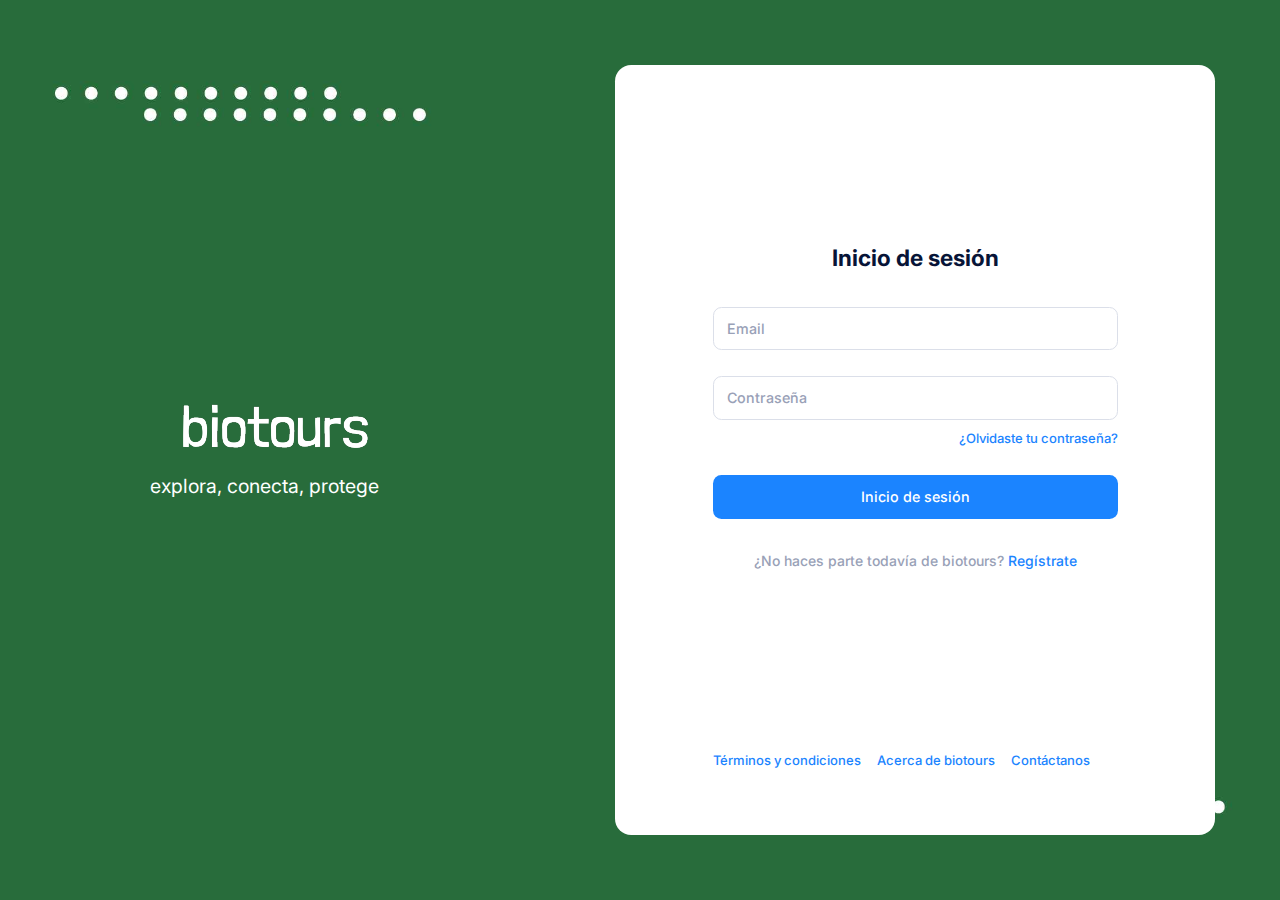
<file: index.html>
<!DOCTYPE html>
<html lang="es">

<head>
	<title>Inciar Sesión - Biotours</title>
	<meta charset="utf-8" />
	<meta name="description"
		content="The most advanced Tailwind CSS & Bootstrap 5 Admin Theme with 40 unique prebuilt layouts on Themeforest trusted by 100,000 beginners and professionals. Multi-demo, Dark Mode, RTL support and complete React, Angular, Vue, Asp.Net Core, Rails, Spring, Blazor, Django, Express.js, Node.js, Flask, Symfony & Laravel versions. Grab your copy now and get life-time updates for free." />
	<meta name="keywords"
		content="tailwind, tailwindcss, metronic, bootstrap, bootstrap 5, angular, VueJs, React, Asp.Net Core, Rails, Spring, Blazor, Django, Express.js, Node.js, Flask, Symfony & Laravel starter kits, admin themes, web design, figma, web development, free templates, free admin themes, bootstrap theme, bootstrap template, bootstrap dashboard, bootstrap dak mode, bootstrap button, bootstrap datepicker, bootstrap timepicker, fullcalendar, datatables, flaticon" />
	<meta name="viewport" content="width=device-width, initial-scale=1" />
	<meta property="og:locale" content="en_US" />
	<meta property="og:type" content="article" />
	<meta property="og:title"
		content="Biotours" />
	<meta property="og:url" content="https://keenthemes.com/metronic" />
	<meta property="og:site_name" content="Metronic by Keenthemes" />
	<link rel="canonical" href="http://preview.keenthemes.comauthentication/layouts/creative/sign-in.html" />
	<link rel="shortcut icon" href="assets/media/logos/favicon.ico" />
	<link rel="stylesheet" href="https://fonts.googleapis.com/css?family=Inter:300,400,500,600,700" />
	<link href="assets/plugins/global/plugins.bundle.css" rel="stylesheet" type="text/css" />
	<link href="assets/css/style.bundle.css" rel="stylesheet" type="text/css" />
</head>

<body id="kt_body" class="app-blank bgi-size-cover bgi-attachment-fixed bgi-position-center bgi-no-repeat">
	<div class="d-flex flex-column flex-root" id="kt_app_root">

		<style>
			body {
				background-image: url('assets/media/auth/bg4.jpg');
			}
		</style>
		<div class="d-flex flex-column flex-column-fluid flex-lg-row">
			<div class="d-flex flex-center w-lg-50 pt-15 pt-lg-0 px-10">
				<div class="d-flex flex-center flex-lg-start flex-column">
					<a href="https://biotours.co/" target="_blank" class="mb-7">
						<img alt="Logo" src="assets/media/logos/logo-biotours-transp.png" />
					</a>
					<h2 class="text-white fw-normal m-0">explora, conecta, protege</h2>
				</div>
			</div>
			<div
				class="d-flex flex-column-fluid flex-lg-row-auto justify-content-center justify-content-lg-end p-12 p-lg-20">
				<div class="bg-body d-flex flex-column align-items-stretch flex-center rounded-4 w-md-600px p-20">
					<div class="d-flex flex-center flex-column flex-column-fluid px-lg-10 pb-15 pb-lg-20">
						<form class="form w-100" novalidate="novalidate" id="kt_sign_in_form"
							data-kt-redirect-url="./searchActivities.html" action="#">
							<div class="text-center mb-11">
								<h1 class="text-gray-900 fw-bolder mb-3">Inicio de sesión</h1>
							</div>
							<div class="fv-row mb-8">
								<input type="text" placeholder="Email" name="email" autocomplete="off"
									class="form-control bg-transparent" />
							</div>
							<div class="fv-row mb-3">
								<input type="password" placeholder="Contraseña" name="password" autocomplete="off"
									class="form-control bg-transparent" />
							</div>
							<div class="d-flex flex-stack flex-wrap gap-3 fs-base fw-semibold mb-8">
								<div></div>
								<a href="#"
									class="link-primary">¿Olvidaste tu contraseña?</a>
							</div>
							<div class="d-grid mb-10">
								<button type="submit" id="kt_sign_in_submit" class="btn btn-primary">
									<span class="indicator-label">Inicio de sesión</span>
									<span class="indicator-progress">Por favor, espere...
										<span class="spinner-border spinner-border-sm align-middle ms-2"></span></span>
								</button>
							</div>
							<div class="text-gray-500 text-center fw-semibold fs-6">¿No haces parte todavía de biotours?
								<a href="authentication/layouts/creative/sign-up.html" class="link-primary"
									data-bs-toggle="modal" data-bs-target="#kt_modal_create_account">Regístrate</a>
							</div>
						</form>
					</div>
					<div class="d-flex flex-stack px-lg-10">
						<div class="d-flex fw-semibold text-primary fs-base gap-5">
							<a href="#">Términos y condiciones</a>
							<a href="#">Acerca de biotours</a>
							<a href="#">Contáctanos</a>
						</div>
					</div>
				</div>
			</div>
		</div>
	</div>
	<div class="modal fade" id="kt_modal_create_account" data-bs-backdrop="static" data-bs-keyboard="false"
		tabindex="-1" aria-hidden="true">
		<div class="modal-dialog mw-1000px">
			<div class="modal-content">
				<div class="modal-header">
					<h2>Crear nueva cuenta en biotours</h2>
					<div class="btn btn-sm btn-icon btn-active-color-primary" data-bs-dismiss="modal">
						<i class="ki-outline ki-cross fs-1"></i>
					</div>
				</div>
				<div class="modal-body scroll-y m-5">
					<div class="stepper stepper-links d-flex flex-column" id="kt_create_account_stepper">
						<div class="stepper-nav py-5">
							<div class="stepper-item current" data-kt-stepper-element="nav">
								<h3 class="stepper-title">Tipo de usuario</h3>
							</div>
							<div class="stepper-item" data-kt-stepper-element="nav">
								<h3 class="stepper-title">Información de la cuenta</h3>
							</div>
							<div class="stepper-item" data-kt-stepper-element="nav">
								<h3 class="stepper-title">Finalizar</h3>
							</div>
						</div>
						<form class="mx-auto mw-600px w-100 py-10" novalidate="novalidate" id="kt_create_account_form">
							<div class="current" data-kt-stepper-element="content">
								<div class="w-100">
									<div class="pb-10 pb-lg-15">
										<h2 class="fw-bold d-flex align-items-center text-gray-900">Esoge el tipo de
											usuario
											<span class="ms-1" data-bs-toggle="tooltip"
												title="Elige entre perfil de Persona o Empresa">
												<i class="ki-outline ki-information-5 text-gray-500 fs-6"></i>
											</span>
										</h2>
										<div class="text-muted fw-semibold fs-6">Si necesitas ayuda, por favor revisa la
											información de los perfiles en la
											<a href="#" class="link-primary fw-bold">página de ayuda</a>.
										</div>
									</div>
									<div class="fv-row">
										<div class="row">
											<div class="col-lg-6">
												<input type="radio" class="btn-check" name="account_type"
													value="personal" checked="checked"
													id="kt_create_account_form_account_type_personal" />
												<label
													class="btn btn-outline btn-outline-dashed btn-active-light-primary p-7 d-flex align-items-center mb-10"
													for="kt_create_account_form_account_type_personal">
													<img src="assets/media/icons/icono-personas.png" alt="" width="50px"
														class="img-fluid mx-5">
													<span class="d-block fw-semibold text-start">
														<span
															class="text-gray-900 fw-bold d-block fs-4 mb-2">Personas</span>
														<span class="text-muted fw-semibold fs-6">Quieres conocer,
															conectar y explorar servicios y/o experiencias dentro de la
															plataforma</span>
													</span>
												</label>
											</div>
											<div class="col-lg-6">
												<input type="radio" class="btn-check" name="account_type"
													value="corporate"
													id="kt_create_account_form_account_type_corporate" />
												<label
													class="btn btn-outline btn-outline-dashed btn-active-light-primary p-7 d-flex align-items-center"
													for="kt_create_account_form_account_type_corporate">
													<img src="assets/media/icons/icono-empresas.png" alt="" width="50px"
														class="img-fluid mx-5">
													<span class="d-block fw-semibold text-start">
														<span
															class="text-gray-900 fw-bold d-block fs-4 mb-2">Empresas</span>
														<span class="text-muted fw-semibold fs-6">Quiero ofrecer mis
															servicios / experiencias sostenibles a las Personas de la
															plataforma</span>
													</span>
												</label>
											</div>
										</div>
									</div>
								</div>
							</div>
							<!-- Paso 2: Información de la cuenta -->
							<div data-kt-stepper-element="content" id="step-account-info">
								<div class="w-100">
									<div id="campos_personas">
										<div class="pb-10 pb-lg-15">
											<h2 class="fw-bold text-gray-900">Información de la cuenta</h2>
											<div class="text-muted fw-semibold fs-6">Este será tu perfil dentro de
												Biotours.
											</div>
										</div>
										<div class="row mb-5">
											<div class="col-md-6 fv-row">
												<label class="form-label required">Nombres</label>
												<input type="text" name="first_name"
													class="form-control form-control-lg form-control-solid" />
											</div>
											<div class="col-md-6 fv-row">
												<label class="form-label required">Apellidos</label>
												<input type="text" name="last_name"
													class="form-control form-control-lg form-control-solid" />
											</div>
										</div>
										<div class="mb-5 fv-row">
											<label class="form-label required">Email</label>
											<input type="email" name="email_personas"
												class="form-control form-control-lg form-control-solid" />
										</div>
										<div class="mb-5 fv-row">
											<label class="form-label required">Contraseña</label>
											<input type="password" name="password_personas"
												class="form-control form-control-lg form-control-solid" />
										</div>
										<div class="mb-5 fv-row">
											<label class="form-label">Teléfono</label>
											<input type="text" name="telefono_personas"
												class="form-control form-control-lg form-control-solid" />
										</div>
										<div class="row mb-5">
											<div class="col-md-6 fv-row">
												<label class="form-label">País</label>
												<input type="text" name="pais_residencia"
													class="form-control form-control-lg form-control-solid" />
											</div>
											<div class="col-md-6 fv-row">
												<label class="form-label">Ciudad</label>
												<input type="text" name="ciudad_residencia"
													class="form-control form-control-lg form-control-solid" />
											</div>
										</div>
										<div class="mb-5 fv-row">
											<label class="form-label">Tipo de turismo preferido</label>
											<select name="tipo_turismo_preferido"
												class="form-select form-select-lg form-select-solid" multiple>
												<!-- Opciones dinámicas desde catálogo -->
												<option value="1">Agroturismo</option>
												<option value="2">Avistamiento de aves</option>
												<option value="3">Ecoturismo</option>
												<option value="4">Gastronomía local</option>
												<option value="5">Senderismo</option>
												<option value="6">Voluntariado ecológico</option>
											</select>
										</div>
									</div>
									<div id="campos_empresas" style="display: none;">
										<div class="pb-10 pb-lg-12">
											<h2 class="fw-bold text-gray-900">Información de la empresa</h2>
											<div class="text-muted fw-semibold fs-6">Solo si representas una empresa o
												prestador de servicios turísticos.</div>
										</div>
										<div class="fv-row mb-5">
											<label class="form-label required">Razón social</label>
											<input type="text" name="razon_social"
												class="form-control form-control-lg form-control-solid" />
										</div>
										<div class="fv-row mb-5">
											<label class="form-label">Tipo de proveedor</label>
											<select name="tipo_proveedor"
												class="form-select form-select-lg form-select-solid">
												<option value="natural">Persona natural</option>
												<option value="juridica">Empresa legalmente constituida</option>
											</select>
										</div>
										<div class="fv-row mb-5">
											<label class="form-label">Tipo de empresa</label>
											<select name="tipo_empresa"
												class="form-select form-select-lg form-select-solid" multiple>
												<!-- Opciones dinámicas desde catálogo -->
												<option value="1">Agroturismo</option>
												<option value="2">Avistamiento de aves</option>
												<option value="3">Ecoturismo</option>
												<option value="4">Gastronomía local</option>
												<option value="5">Hospedaje ecológico</option>
												<option value="6">Senderismo</option>
												<option value="7">Transporte ecológico</option>
												<option value="8">Voluntariado ecológico</option>
												<option value="9">Otro</option>
											</select>
										</div>
										<div class="fv-row mb-5">
											<label class="form-label">Nombre del representante legal</label>
											<input type="text" name="representante_legal"
												class="form-control form-control-lg form-control-solid" />
										</div>
										<div class="fv-row mb-5">
											<label class="form-label">Identificación</label>
											<input type="text" name="identificacion"
												class="form-control form-control-lg form-control-solid" />
										</div>
										<div class="row mb-5">
											<div class="col-md-6 fv-row">
												<label class="form-label">Teléfono</label>
												<input type="text" name="telefono_empresa"
													class="form-control form-control-lg form-control-solid" />
											</div>
											<div class="col-md-6 fv-row">
												<label class="form-label">Email</label>
												<input type="email" name="email_empresa"
													class="form-control form-control-lg form-control-solid" />
											</div>
										</div>
										<div class="row mb-5">
											<div class="col-md-6 fv-row">
												<label class="form-label">País</label>
												<input type="text" name="pais_empresa"
													class="form-control form-control-lg form-control-solid" />
											</div>
											<div class="col-md-6 fv-row">
												<label class="form-label">Ciudad</label>
												<input type="text" name="ciudad_empresa"
													class="form-control form-control-lg form-control-solid" />
											</div>
										</div>
									</div>

								</div>
							</div>

							<!-- Paso 3: Detalles del negocio (se moverá al tercer tab real) -->
							<div data-kt-stepper-element="content" id="step-final">
								<div class="w-100">
									<div class="pb-10 pb-lg-15">
										<h2 class="fw-bold text-gray-900">Resumen y confirmación</h2>
										<div class="text-muted fw-semibold fs-6">Verifica que toda la información esté
											correcta antes de enviar tu solicitud.</div>
									</div>

									<!-- Resumen dinámico -->
									<div id="resumen_registro" class="mb-10"></div>

									<!-- Aceptar términos -->
									<div class="form-check form-check-custom form-check-solid mb-5">
										<input class="form-check-input" type="checkbox" value="1" id="terminos"
											required />
										<label class="form-check-label" for="terminos">
											He leído y acepto los <a href="#" class="link-primary">términos y condiciones</a>.
										</label>
									</div>

									<!-- Mensaje final -->
									<div class="alert alert-info">
										<i class="ki-outline ki-information fs-2 me-2"></i>
										Al hacer clic en “Enviar” se creará tu cuenta en Biotours.
									</div>
								</div>
							</div>
							<div class="d-flex flex-stack pt-15">
								<div class="mr-2">
									<button type="button" class="btn btn-lg btn-light-primary me-3"
										data-kt-stepper-action="previous">
										<i class="ki-outline ki-arrow-left fs-4 me-1"></i>Atrás</button>
								</div>
								<div>
									<button type="button" class="btn btn-lg btn-primary me-3"
										data-kt-stepper-action="submit">
										<span class="indicator-label">Enviar
											<i class="ki-outline ki-arrow-right fs-3 ms-2 me-0"></i></span>
										<span class="indicator-progress">Please wait...
											<span
												class="spinner-border spinner-border-sm align-middle ms-2"></span></span>
									</button>
									<button type="button" class="btn btn-lg btn-primary"
										data-kt-stepper-action="next">Continuar
										<i class="ki-outline ki-arrow-right fs-4 ms-1 me-0"></i></button>
								</div>
							</div>
						</form>
					</div>
				</div>
			</div>
		</div>
	</div>

	<script>var hostUrl = "assets/";</script>
	<script src="assets/plugins/global/plugins.bundle.js"></script>
	<script src="assets/js/scripts.bundle.js"></script>
	<script src="assets/js/custom/authentication/sign-in/general.js"></script>
	<script>var hostUrl = "assets/";</script>
	<script src="assets/plugins/custom/datatables/datatables.bundle.js"></script>
	<script src="assets/js/widgets.bundle.js"></script>
	<script src="assets/js/custom/widgets.js"></script>
	<script src="assets/js/custom/utilities/modals/create-account.js"></script>
	<script>
		document.addEventListener("DOMContentLoaded", function () {
			const tipoUsuarioRadios = document.querySelectorAll('input[name="account_type"]');
			const camposPersona = document.getElementById('campos_personas');
			const camposEmpresa = document.getElementById('campos_empresas');

			function toggleEmpresaStep() {
				const selected = document.querySelector('input[name="account_type"]:checked').value;
				if (selected === 'corporate') {
					camposEmpresa.style.display = 'block';
					camposPersona.style.display = 'none';
				} else {
					camposEmpresa.style.display = 'none';
					camposPersona.style.display = 'block';
				}
			}

			// Asignar evento a cada opción
			tipoUsuarioRadios.forEach(radio => {
				radio.addEventListener('change', toggleEmpresaStep);
			});

			// Ejecutar al inicio
			toggleEmpresaStep();
		});
	</script>
	<script>
		document.addEventListener("DOMContentLoaded", function () {
			const resumenContainer = document.getElementById('resumen_registro');
			const stepperNextButtons = document.querySelectorAll('[data-kt-stepper-action="next"]');

			function generarResumen() {
				const tipoUsuario = document.querySelector('input[name="account_type"]:checked').value;
				let resumenHTML = `<p><strong>Tipo de usuario:</strong> ${tipoUsuario === 'personal' ? 'Persona' : 'Empresa'}</p>`;

				if (tipoUsuario === 'personal') {
					const nombre = document.querySelector('input[name="first_name"]').value;
					const apellido = document.querySelector('input[name="last_name"]').value;
					const email = document.querySelector('input[name="email_personas"]').value;
					const ciudad = document.querySelector('input[name="ciudad_residencia"]').value;
					const pais = document.querySelector('input[name="pais_residencia"]').value;

					resumenHTML += `
					<p><strong>Nombre:</strong> ${nombre} ${apellido}</p>
					<p><strong>Email:</strong> ${email}</p>
					<p><strong>Ciudad:</strong> ${ciudad}</p>
					<p><strong>País:</strong> ${pais}</p>
				`;
				} else {
					const razon = document.querySelector('input[name="razon_social"]').value;
					const representante = document.querySelector('input[name="representante_legal"]').value;
					const tipo = document.querySelector('select[name="tipo_proveedor"]').value;
					const ciudad = document.querySelector('input[name="ciudad_empresa"]').value;
					const pais = document.querySelector('input[name="pais_empresa"]').value;
					const email = document.querySelector('input[name="email_empresa"]').value;

					resumenHTML += `
					<p><strong>Razón social:</strong> ${razon}</p>
					<p><strong>Representante legal:</strong> ${representante}</p>
					<p><strong>Tipo de proveedor:</strong> ${tipo === 'natural' ? 'Persona natural' : 'Empresa jurídica'}</p>
					<p><strong>Ciudad:</strong> ${ciudad}</p>
					<p><strong>País:</strong> ${pais}</p>
					<p><strong>Email de contacto:</strong> ${email}</p>
				`;
				}

				resumenContainer.innerHTML = resumenHTML;
			}

			// Ejecutar solo cuando se pasa al último paso
			stepperNextButtons.forEach(btn => {
				btn.addEventListener('click', () => {
					setTimeout(() => {
						const finalStep = document.querySelector('#step-final');
						if (finalStep && window.getComputedStyle(finalStep).display !== 'none') {
							generarResumen();
						}
					}, 500); // Delay para esperar el cambio de step
				});
			});
		});
	</script>
	<script>
		document.addEventListener("DOMContentLoaded", function () {
			const checkbox = document.getElementById('terminos');
			const submitBtn = document.querySelector('[data-kt-stepper-action="submit"]');

			function toggleSubmitButton() {
				submitBtn.disabled = !checkbox.checked;
			}

			// Desactivar al cargar
			toggleSubmitButton();

			// Escuchar cambios en el checkbox
			checkbox.addEventListener('change', toggleSubmitButton);
		});
	</script>
</body>

</html>
</file>
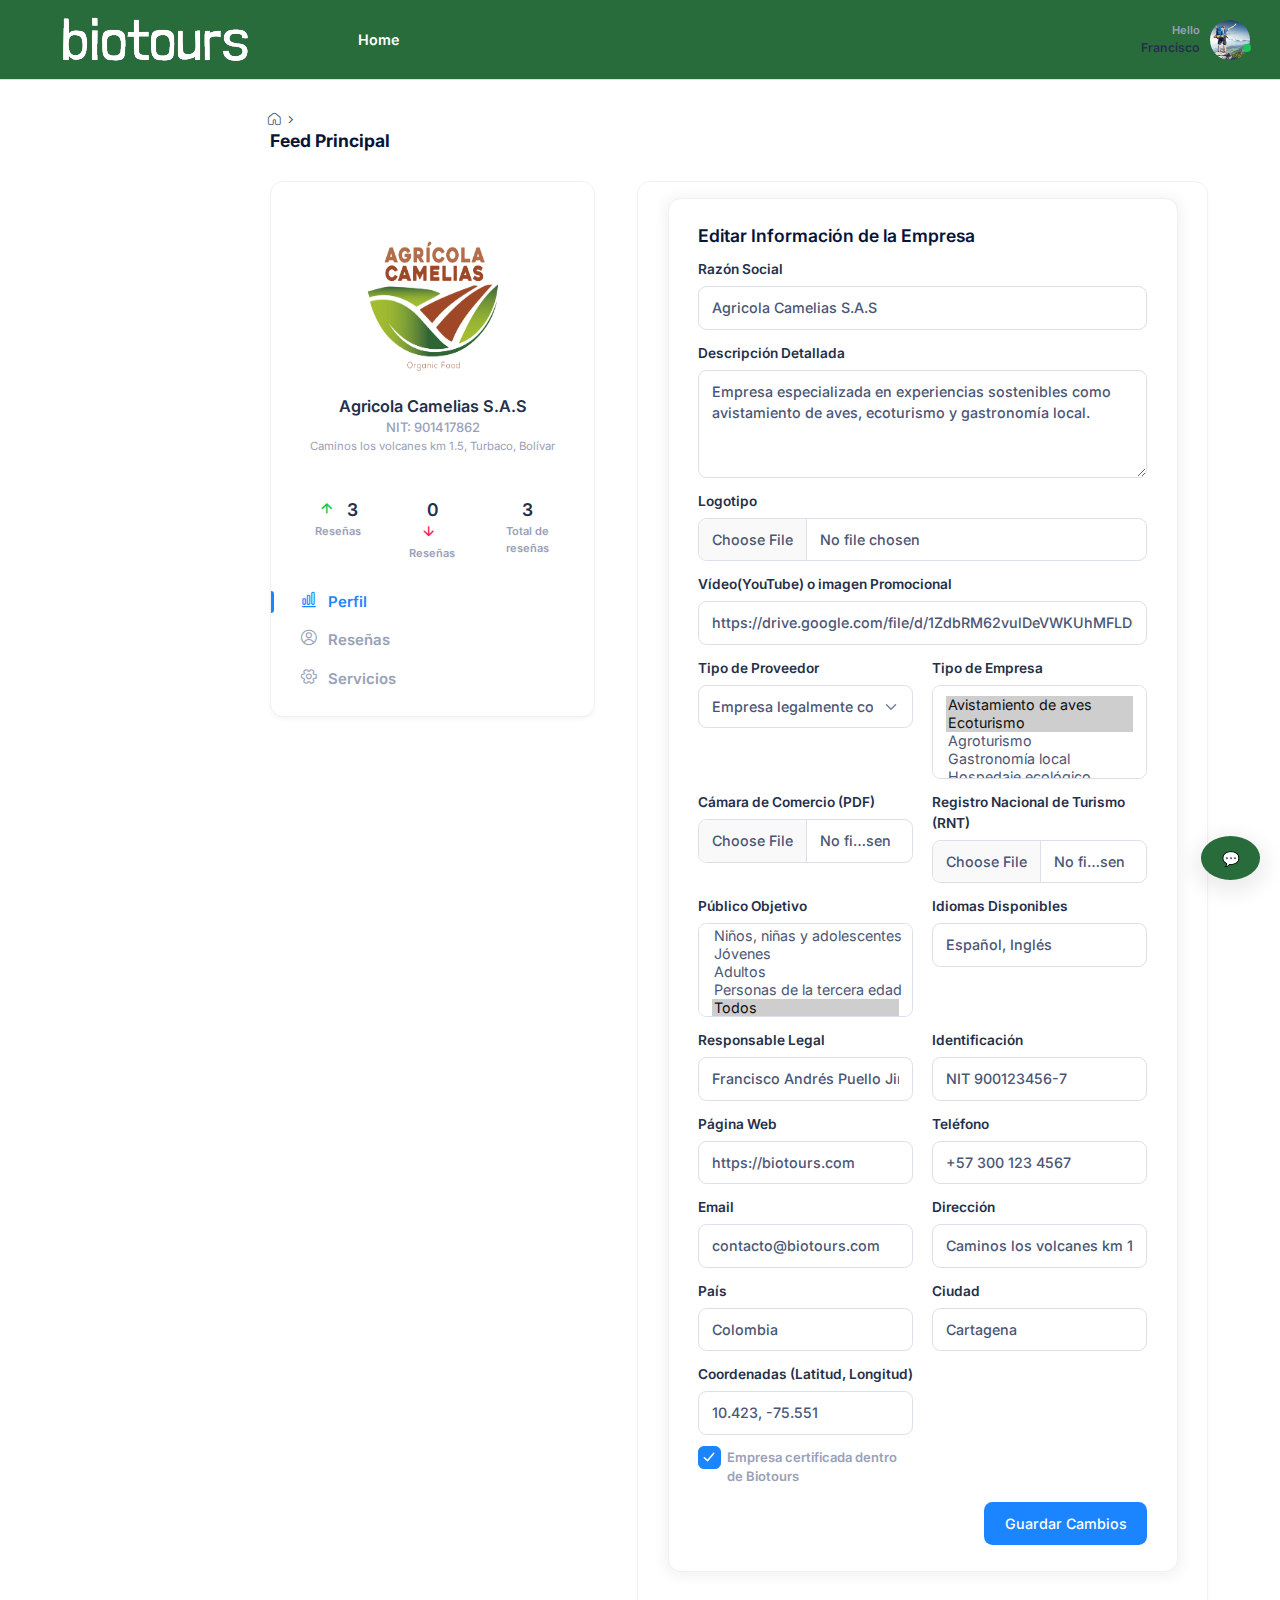
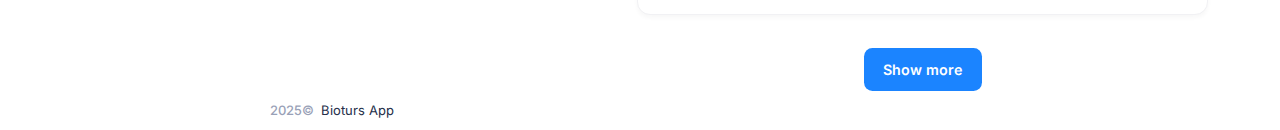
<file: companyEditProfile.html>
<!DOCTYPE html>
<html lang="es">

<head>
	<title>Biotours</title>
	<meta charset="utf-8" />
	<link rel="shortcut icon" href="assets/media/logos/favicon.ico" />
	<link rel="stylesheet" href="https://fonts.googleapis.com/css?family=Inter:300,400,500,600,700" />
	<link href="assets/plugins/custom/datatables/datatables.bundle.css" rel="stylesheet" type="text/css" />
	<link href="assets/plugins/global/plugins.bundle.css" rel="stylesheet" type="text/css" />
	<link href="assets/css/style.bundle.css" rel="stylesheet" type="text/css" />
	<link href="assets/css/custom-styles.css" rel="stylesheet" type="text/css" />
</head>

<body id="kt_app_body" data-kt-app-header-fixed="true" data-kt-app-header-fixed-mobile="true"
	data-kt-app-sidebar-enabled="true" data-kt-app-sidebar-fixed="false" data-kt-app-sidebar-push-header="true"
	data-kt-app-sidebar-push-toolbar="true" data-kt-app-sidebar-push-footer="true" data-kt-app-toolbar-enabled="true"
	class="app-default">
	<!--begin::App-->
	<div class="d-flex flex-column flex-root app-root" id="kt_app_root">
		<!--begin::Page-->
		<div class="app-page flex-column flex-column-fluid" id="kt_app_page">
			<!--begin::Header-->
			<div id="kt_app_header" class="app-header">
				<!--begin::Header container-->
				<div class="app-container container-fluid d-flex align-items-stretch justify-content-between bar"
					id="kt_app_header_container">
					<!--begin::Header logo-->
					<div class="app-header-logo d-flex align-items-center me-lg-20 gap-1 gap-lg-2">
						<!--begin::Logo image-->
						<a href="./resenias.html">
							<img alt="Logo" src="assets/media/logos/logo-biotours-transp.png" />
						</a>
						<!--end::Logo image-->
						<!--begin::Mobile toggle-->
						<div class="btn btn-icon btn-color-gray-500 btn-active-color-primary w-35px h-35px d-flex d-lg-none"
							id="kt_app_header_menu_toggle">
							<i class="ki-outline ki-abstract-14 lh-0 fs-1"></i>
						</div>
						<!--end::Mobile toggle-->
					</div>
					<!--end::Header logo-->
					<!--begin::Header wrapper-->
					<div class="d-flex align-items-stretch justify-content-between flex-lg-grow-1">
						<!--begin::Menu wrapper-->
						<div class="d-flex align-items-stretch" id="kt_app_header_menu_wrapper">
							<!--begin::Menu holder-->
							<div class="app-header-menu app-header-mobile-drawer align-items-stretch"
								data-kt-drawer="true" data-kt-drawer-name="app-header-menu"
								data-kt-drawer-activate="{default: true, lg: false}" data-kt-drawer-overlay="true"
								data-kt-drawer-width="{default:'200px', '300px': '250px'}"
								data-kt-drawer-direction="start" data-kt-drawer-toggle="#kt_app_header_menu_toggle"
								data-kt-swapper="true" data-kt-swapper-mode="prepend"
								data-kt-swapper-parent="{default: '#kt_app_body', lg: '#kt_app_header_menu_wrapper'}">
								<!--begin::Menu-->
								<div class="menu menu-rounded menu-column menu-lg-row menu-active-bg menu-title-gray-600 menu-state-gray-900 menu-arrow-gray-500 fw-semibold fw-semibold fs-6 align-items-stretch my-5 my-lg-0 px-2 px-lg-0"
									id="#kt_app_header_menu" data-kt-menu="true">
									<!--begin:Menu item-->
									<div 
										class="menu-item menu-here-bg menu-lg-down-accordion me-0 me-lg-2">
										<!--begin:Menu link-->
										<span class="menu-link">
											<a href="./searchActivities.html">
												<span class="menu-title" style="color: white;">Home</span>
											</a>
											<span class="menu-arrow d-lg-none"></span>
										</span>
										<!--end:Menu link-->
									</div>
									<!--end:Menu item-->
									<!--end:Menu item-->
								</div>
								<!--end::Menu-->
							</div>
							<!--end::Menu holder-->
						</div>
						<!--end::Menu wrapper-->
						<!--begin::Navbar-->
						<div class="app-navbar flex-shrink-0 gap-2 gap-lg-5">


							<!--begin::User menu-->
							<div class="app-navbar-item ms-lg-5" id="kt_header_user_menu_toggle">
								<!--begin::Menu wrapper-->
								<div class="d-flex align-items-center"
									data-kt-menu-trigger="{default: 'click', lg: 'hover'}" data-kt-menu-attach="parent"
									data-kt-menu-placement="bottom-end">
									<!--begin:Info-->
									<div class="text-end d-none d-sm-flex flex-column justify-content-center me-3">
										<span class="text-gray-500 fs-8 fw-bold">Hello</span>
										<a href="pages/user-profile/overview.html"
											class="text-gray-800 text-hover-primary fs-7 fw-bold d-block">Francisco</a>
									</div>
									<!--end:Info-->
									<!--begin::User-->
									<div class="cursor-pointer symbol symbol symbol-circle symbol-35px symbol-md-40px">
										<img class="" src="assets/media/avatars/300-32.jpeg" alt="user" />
										<div
											class="position-absolute translate-middle bottom-0 mb-1 start-100 ms-n1 bg-success rounded-circle h-8px w-8px">
										</div>
									</div>
									<!--end::User-->
								</div>
								<!--begin::User account menu-->
								<div class="menu menu-sub menu-sub-dropdown menu-column menu-rounded menu-gray-800 menu-state-bg menu-state-color fw-semibold py-4 fs-6 w-275px"
									data-kt-menu="true">
									<!--begin::Menu item-->
									<div class="menu-item px-3">
										<div class="menu-content d-flex align-items-center px-3">
											<!--begin::Avatar-->
											<div class="symbol symbol-50px me-5">
												<img alt="Logo" src="assets/media/avatars/300-32.jpeg" />
											</div>
											<!--end::Avatar-->
											<!--begin::Username-->
											<div class="d-flex flex-column">
												<div class="fw-bold d-flex align-items-center fs-5">Francisco
													<span
														class="badge badge-light-success fw-bold fs-8 px-2 py-1 ms-2">Pro</span>
												</div>
												<a href="#"
													class="fw-semibold text-muted text-hover-primary fs-7">ethan@kt.com</a>
											</div>
											<!--end::Username-->
										</div>
									</div>
									<!--end::Menu item-->
									<!--begin::Menu separator-->
									<div class="separator my-2"></div>
									<!--end::Menu separator-->
									<!--begin::Menu item-->
									<div class="menu-item px-5">
										<a href="profile.html" class="menu-link px-5">Mi Perfil</a>
									</div>
									<!--end::Menu item-->
									<!--begin::Menu separator-->
									<div class="separator my-2"></div>
									<!--end::Menu item-->
									<!--begin::Menu item-->
									<div class="menu-item px-5">
										<a href="./index.html"
											class="menu-link px-5">Cerrar Sesión</a>
									</div>
									<!--end::Menu item-->
								</div>
								<!--end::User account menu-->
								<!--end::Menu wrapper-->
							</div>
							<!--end::User menu-->
							<!--begin::Sidebar menu toggle-->
							<div class="app-navbar-item d-flex align-items-center d-lg-none me-n2">
								<a href="#"
									class="btn btn-icon btn-color-gray-500 btn-active-color-primary w-35px h-35px"
									id="kt_app_sidebar_mobile_toggle">
									<i class="ki-outline ki-row-vertical fs-1"></i>
								</a>
							</div>
							<!--end::Sidebar menu toggle-->
						</div>
						<!--end::Navbar-->
					</div>
					<!--end::Header wrapper-->
				</div>
				<!--end::Header container-->
			</div>
			<!-- End Header -->

			<div class="app-wrapper d-flex flex-column flex-column-fluid" id="kt_app_wrapper">
				<!--begin::Wrapper container-->
				<div class="app-container container-fluid d-flex flex-row-fluid">
					<!--begin::Sidebar-->
					<div id="kt_app_sidebar" class="app-sidebar flex-column" data-kt-drawer="true"
						data-kt-drawer-name="app-sidebar" data-kt-drawer-activate="{default: true, lg: false}"
						data-kt-drawer-overlay="true" data-kt-drawer-width="auto" data-kt-drawer-direction="start"
						data-kt-drawer-toggle="#kt_app_sidebar_mobile_toggle">
					</div>
					<!--end::Sidebar-->
					<!--begin::Main-->
					<div class="app-main flex-column flex-row-fluid" id="kt_app_main">
						<!--begin::Content wrapper-->
						<div class="d-flex flex-column flex-column-fluid">
							<!--begin::Toolbar-->
							<div id="kt_app_toolbar" class="app-toolbar pt-7 pt-lg-10">
								<!--begin::Toolbar wrapper-->
								<div class="app-toolbar-wrapper d-flex flex-stack flex-wrap gap-4 w-100">
									<!--begin::Page title-->
									<div class="page-title d-flex flex-column justify-content-center gap-1 me-3">
										<!--begin::Breadcrumb-->
										<ul class="breadcrumb breadcrumb-separatorless fw-semibold fs-7">
											<!--begin::Item-->
											<li class="breadcrumb-item text-gray-700 fw-bold lh-1 mx-n1">
												<a href="index.html" class="text-hover-primary">
													<i class="ki-outline ki-home text-gray-700 fs-6"></i>
												</a>
											</li>
											<!--end::Item-->
											<!--begin::Item-->
											<li class="breadcrumb-item">
												<i class="ki-outline ki-right fs-7 text-gray-700"></i>
											</li>
											<!--end::Item-->

										</ul>
										<!--end::Breadcrumb-->
										<!--begin::Title-->
										<h1
											class="page-heading d-flex flex-column justify-content-center text-gray-900 fw-bolder fs-3 m-0">
											Feed Principal</h1>
										<!--end::Title-->
									</div>
									<!--end::Page title-->

								</div>
								<!--end::Toolbar wrapper-->
							</div>
							<!--end::Toolbar-->
							<!--begin::Content-->
							<div id="kt_app_content" class="app-content flex-column-fluid">
								<!--begin::Social - Feeds -->
								<div class="d-flex flex-row">
									<!--begin::Start sidebar-->
									<div class="d-lg-flex flex-column flex-lg-row-auto w-lg-325px" data-kt-drawer="true"
										data-kt-drawer-name="start-sidebar"
										data-kt-drawer-activate="{default: true, lg: false}"
										data-kt-drawer-overlay="true"
										data-kt-drawer-width="{default:'200px', '250px': '300px'}"
										data-kt-drawer-direction="start"
										data-kt-drawer-toggle="#kt_social_start_sidebar_toggle">
										<!--begin::User menu-->
										
										<div class="card mb-5 mb-xl-8">
											<!--begin::Body-->
											<div class="card-body pt-15 px-0">
												<!--begin::Member-->
												<div class="d-flex flex-column text-center mb-9 px-9">
													<!--begin::Photo-->
													<div class="symbol symbol-80px symbol-lg-150px mb-4">
														<img src="assets/media/logos/Logitpo-Agricola-Camelias-transparente - Rafael Camacho Elias.png" class="" alt="" />
													</div>
													<!--end::Photo-->
													<!--begin::Info-->
													<div class="text-center">
														<!--begin::Name-->
														<a href="pages/user-profile/overview.html"
															class="text-gray-800 fw-bold text-hover-primary fs-4">Agricola Camelias S.A.S</a>
														<!--end::Name-->
														<!--begin::Position-->
														<span class="text-muted d-block fw-semibold">NIT: 901417862</span>
                                                        <p class="text-muted small">Caminos los volcanes km 1.5, Turbaco, Bolívar</p>
														<!--end::Position-->
													</div>
													<!--end::Info-->
												</div>
												<!--end::Member-->
												<!--begin::Row-->
												<div class="row px-9 mb-4">
													<!--begin::Col-->
													<div class="col-md-4 text-center">
														<div class="text-gray-800 fw-bold fs-3">
															<i class="ki-outline ki-arrow-up fs-3 text-success me-2"></i>
															<span class="m-0" data-kt-countup="true"
																data-kt-countup-value="3">0</span>
														</div>
														<span class="text-gray-500 fs-8 d-block fw-bold">Reseñas</span>
													</div>
													<!--end::Col-->
													<!--begin::Col-->
													<div class="col-md-4 text-center">
														<div class="text-gray-800 fw-bold fs-3">
															<span class="m-0" data-kt-countup="true"
																data-kt-countup-value="0">0</span>
														</div>
														<i class="ki-outline ki-arrow-down fs-3 text-danger me-2"></i>
														<span
															class="text-gray-500 fs-8 d-block fw-bold">Reseñas</span>
													</div>
													<!--end::Col-->
													<!--begin::Col-->
													<div class="col-md-4 text-center">
														<div class="text-gray-800 fw-bold fs-3">
															<span class="m-0" data-kt-countup="true"
																data-kt-countup-value="3">0</span>
														</div>
														<span
															class="text-gray-500 fs-8 d-block fw-bold">Total de reseñas</span>
													</div>
													<!--end::Col-->
												</div>
												<!--end::Row-->
												<!--begin::Navbar-->
												<div class="m-0">
													<!--begin::Navs-->
													<ul
														class="nav nav-pills nav-pills-custom flex-column border-transparent fs-5 fw-bold">
														<!--begin::Nav item-->
														
														<!--end::Nav item-->
														<!--begin::Nav item-->
														<li class="nav-item mt-5">
															<a class="nav-link text-muted text-active-primary ms-0 py-0 me-10 ps-9 border-0 active"
																href="companyProfile.html">
																<i
																	class="ki-outline ki-chart-simple-2 fs-3 text-muted me-3"></i>Perfil
																<!--begin::Bullet-->
																<span
																	class="bullet-custom position-absolute start-0 top-0 w-3px h-100 bg-primary rounded-end"></span>
																<!--end::Bullet--></a>
														</li>
														<!--end::Nav item-->
														<!--begin::Nav item-->
														<li class="nav-item mt-5">
															<a class="nav-link text-muted text-active-primary ms-0 py-0 me-10 ps-9 border-0"
																href="companyResenias.html">
																<i
																	class="ki-outline ki-profile-circle fs-3 text-muted me-3"></i>Reseñas
																<!--begin::Bullet-->
																<span
																	class="bullet-custom position-absolute start-0 top-0 w-3px h-100 bg-primary rounded-end"></span>
																<!--end::Bullet--></a>
														</li>
														<!--end::Nav item-->
														<!--begin::Nav item-->
														<li class="nav-item mt-5">
															<a class="nav-link text-muted text-active-primary ms-0 py-0 me-10 ps-9 border-0"
																href="companyServices.html">
																<i
																	class="ki-outline ki-setting-2 fs-3 text-muted me-3"></i>Servicios
																<!--begin::Bullet-->
																<span
																	class="bullet-custom position-absolute start-0 top-0 w-3px h-100 bg-primary rounded-end"></span>
																<!--end::Bullet--></a>
														</li>
														<!--end::Nav item-->
													</ul>
													<!--begin::Navs-->
												</div>
												<!--end::Navbar-->
											</div>
											<!--end::Body-->
										</div>




										
										<!--end::User menu-->
									</div>
									<!--end::Start sidebar-->
									<!--begin::Content-->
									<div class="w-100 flex-lg-row-fluid mx-lg-13">
										<!--begin::Mobile toolbar-->
										<div class="d-flex d-lg-none align-items-center justify-content-end mb-10">
											<div class="d-flex align-items-center gap-2">
												<div class="btn btn-icon btn-active-color-primary w-30px h-30px"
													id="kt_social_start_sidebar_toggle">
													<i class="ki-outline ki-profile-circle fs-1"></i>
												</div>
												<div class="btn btn-icon btn-active-color-primary w-30px h-30px"
													id="kt_social_end_sidebar_toggle">
													<i class="ki-outline ki-scroll fs-1"></i>
												</div>
											</div>
										</div>
										<!--end::Mobile toolbar-->
										<!--begin::Posts-->
										<div class="mb-10" id="kt_social_feeds_posts">
											<!--begin::Reseñas detalladas-->
                                            <div class="card mb-10">


                                            <div class="card-body pt-5">
												<form>
													<div class="card shadow-sm mb-5">
														<div class="card-body">
															<h3 class="fw-bold mb-4">Editar Información de la Empresa</h3>
												
															<!-- Información General -->
															<div class="mb-4">
																<label class="form-label fw-bold">Razón Social</label>
																<input type="text" class="form-control" value="Agricola Camelias S.A.S" required>
															</div>
												
															<div class="mb-4">
																<label class="form-label fw-bold">Descripción Detallada</label>
																<textarea class="form-control" rows="4" required>Empresa especializada en experiencias sostenibles como avistamiento de aves, ecoturismo y gastronomía local.</textarea>
															</div>
												
															<div class="mb-4">
																<label class="form-label fw-bold">Logotipo</label>
																<input type="file" class="form-control">
															</div>
												
															<div class="mb-4">
																<label class="form-label fw-bold">Vídeo(YouTube) o imagen Promocional</label>
																<input type="text" class="form-control" placeholder="Enlace al video" value="https://drive.google.com/file/d/1ZdbRM62vulDeVWKUhMFLDu18H0JhfIfb/view">
															</div>
												
															<div class="row">
																<div class="col-md-6 mb-4">
																	<label class="form-label fw-bold">Tipo de Proveedor</label>
																	<select class="form-select">
																		<option selected>Empresa legalmente constituida</option>
																		<option>Persona natural</option>
																	</select>
																</div>
												
																<div class="col-md-6 mb-4">
																	<label class="form-label fw-bold">Tipo de Empresa</label>
																	<select class="form-select" multiple>
																		<option selected>Avistamiento de aves</option>
																		<option selected>Ecoturismo</option>
																		<option>Agroturismo</option>
																		<option>Gastronomía local</option>
																		<option>Hospedaje ecológico</option>
																		<option>Senderismo</option>
																		<option>Transporte ecológico</option>
																		<option>Voluntariado ecológico</option>
																		<option>Otro</option>
																	</select>
																</div>
															</div>
												
															<!-- Documentos -->
															<div class="row">
																<div class="col-md-6 mb-4">
																	<label class="form-label fw-bold">Cámara de Comercio (PDF)</label>
																	<input type="file" class="form-control">
																</div>
																<div class="col-md-6 mb-4">
																	<label class="form-label fw-bold">Registro Nacional de Turismo (RNT)</label>
																	<input type="file" class="form-control">
																</div>
															</div>
												
															<!-- Público Objetivo e Idiomas -->
															<div class="row">
																<div class="col-md-6 mb-4">
																	<label class="form-label fw-bold">Público Objetivo</label>
																	<select class="form-select" multiple>
																		<option>Niños, niñas y adolescentes</option>
																		<option>Jóvenes</option>
																		<option>Adultos</option>
																		<option>Personas de la tercera edad</option>
																		<option selected>Todos</option>
																	</select>
																</div>
																<div class="col-md-6 mb-4">
																	<label class="form-label fw-bold">Idiomas Disponibles</label>
																	<input type="text" class="form-control" value="Español, Inglés">
																</div>
															</div>
												
															<!-- Datos de Contacto -->
															<div class="row">
																<div class="col-md-6 mb-4">
																	<label class="form-label fw-bold">Responsable Legal</label>
																	<input type="text" class="form-control" value="Francisco Andrés Puello Jiménez">
																</div>
																<div class="col-md-6 mb-4">
																	<label class="form-label fw-bold">Identificación</label>
																	<input type="text" class="form-control" value="NIT 900123456-7">
																</div>
																<div class="col-md-6 mb-4">
																	<label class="form-label fw-bold">Página Web</label>
																	<input type="url" class="form-control" value="https://biotours.com">
																</div>
																<div class="col-md-6 mb-4">
																	<label class="form-label fw-bold">Teléfono</label>
																	<input type="tel" class="form-control" value="+57 300 123 4567">
																</div>
																<div class="col-md-6 mb-4">
																	<label class="form-label fw-bold">Email</label>
																	<input type="email" class="form-control" value="contacto@biotours.com">
																</div>
																<div class="col-md-6 mb-4">
																	<label class="form-label fw-bold">Dirección</label>
																	<input type="text" class="form-control" value="Caminos los volcanes km 1.5, Turbaco, Bolívar">
																</div>
																<div class="col-md-6 mb-4">
																	<label class="form-label fw-bold">País</label>
																	<input type="text" class="form-control" value="Colombia">
																</div>
																<div class="col-md-6 mb-4">
																	<label class="form-label fw-bold">Ciudad</label>
																	<input type="text" class="form-control" value="Cartagena">
																</div>
																<div class="col-md-6 mb-4">
																	<label class="form-label fw-bold">Coordenadas (Latitud, Longitud)</label>
																	<input type="text" class="form-control" value="10.423, -75.551">
																</div>
															</div>
												
															<!-- Certificaciones y Trabajo Local -->
															<div class="row">
																<div class="col-md-6 mb-4">
																	<div class="form-check">
																		<input class="form-check-input" type="checkbox" checked>
																		<label class="form-check-label fw-bold">
																			Empresa certificada dentro de Biotours
																		</label>
																	</div>
																</div>
															</div>
												
															<div class="text-end">
																<button type="submit" class="btn btn-primary">Guardar Cambios</button>
															</div>
												
														</div>
													</div>
												</form>
												

                                            </div>
                                        </div>
<!--begin::Modal - Add Review-->
<div class="modal fade" id="kt_modal_add_review" tabindex="-1" aria-hidden="true">
    <div class="modal-dialog modal-dialog-centered mw-650px">
        <div class="modal-content">
            <div class="modal-header">
                <h2 class="fw-bold">Agregar nueva reseña</h2>
                <div class="btn btn-icon btn-sm btn-active-icon-primary" data-bs-dismiss="modal">
                    <i class="ki-outline ki-cross fs-1"></i>
                </div>
            </div>

            <div class="modal-body">
                <form class="form">
                    <div class="mb-5">
                        <label class="required form-label">Selecciona empresa</label>
                        <select class="form-select form-select-solid" name="empresa">
                            <option>Matute Birding Nature Reserve</option>
                            <option>Sembrando Paz</option>
                            <option>Cartagena Biotours</option>
                            <option>Restaurante Ecolele</option>
                            <option>Transporte Ecodrive</option>
                        </select>
                    </div>

                    <div class="mb-5">
                        <label class="required form-label">Fecha de visita</label>
                        <input type="date" class="form-control form-control-solid" />
                    </div>

                    <div class="mb-5">
                        <label class="required form-label">Calificación</label>
                        <select class="form-select form-select-solid">
                            <option value="5">⭐⭐⭐⭐⭐ (5/5)</option>
                            <option value="4">⭐⭐⭐⭐ (4/5)</option>
                            <option value="3">⭐⭐⭐ (3/5)</option>
                            <option value="2">⭐⭐ (2/5)</option>
                            <option value="1">⭐ (1/5)</option>
                        </select>
                    </div>

                    <div class="mb-5">
                        <label class="required form-label">Reseña</label>
                        <textarea class="form-control form-control-solid" rows="5"
                            placeholder="Escribe tu reseña..."></textarea>
                    </div>

                    <div class="text-center pt-10">
                        <button type="reset" class="btn btn-light me-3" data-bs-dismiss="modal">Cancelar</button>
                        <button type="submit" class="btn btn-primary">
                            <span class="indicator-label">Publicar reseña</span>
                        </button>
                    </div>
                </form>
            </div>

        </div>
    </div>
</div>
<!--end::Modal - Add Review-->

<!--end::Reseñas detalladas-->

											<!--end::More posts-->
										</div>
										<!--end::Posts-->
										<!--begin::Show more feeds-->
										<div class="d-flex flex-center">
											<a href="#" class="btn btn-primary fw-bold px-6"
												id="kt_social_feeds_more_posts_btn">
												<!--begin::Indicator label-->
												<span class="indicator-label">Show more</span>
												<!--end::Indicator label-->
												<!--begin::Indicator progress-->
												<span class="indicator-progress">Please wait...
													<span
														class="spinner-border spinner-border-sm align-middle ms-2"></span></span>
												<!--end::Indicator progress-->
											</a>
										</div>
										<!--end::Show more feeds-->
									</div>
									<!--end::Content-->
									<!--end::End sidebar-->
								</div>
								<!--end::Social - Feeds-->
							</div>
							<!--end::Content-->
						</div>
						<!--end::Content wrapper-->
						<!--begin::Footer-->
						<div id="kt_app_footer"
							class="app-footer d-flex flex-column flex-md-row flex-center flex-md-stack py-3">
							<!--begin::Copyright-->
							<div class="text-gray-900 order-2 order-md-1">
								<span class="text-muted fw-semibold me-1">2025&copy;</span>
								<a href="https://biotours.co/" target="_blank"
									class="text-gray-800 text-hover-primary">Bioturs App</a>
							</div>
							<!--end::Copyright-->

						</div>
						<!--end::Footer-->
					</div>
					<!--end:::Main-->
				</div>
				<!--end::Wrapper container-->
			</div>
        </div>
	</div>
	<!-- Botón flotante -->
	<button id="chatToggleBtn" class="btn rounded-circle shadow" style="position: fixed; bottom: 20px; right: 20px; z-index: 1055; background: #286c3c;">
		💬
		</button>

		<!-- Ventana de Chat -->
		<div id="chatWindow" class="card shadow" style="width: 300px; position: fixed; bottom: 80px; right: 20px; display: none; z-index: 1055;">
		<div class="card-header text-white d-flex justify-content-between align-items-center" style="background: #286c3c;">
			<span>Asistente Virtual</span>
			<button id="closeChat" class="btn btn-sm btn-light">✕</button>
		</div>
		<div class="card-body" style="height: 250px; overflow-y: auto;">
			<div class="text-muted text-center">¡Hola! ¿En qué puedo ayudarte?</div>
			<!-- Simulación de mensajes -->
			<div class="mt-3">
			<div class="text-start mb-2">
				<div class="bg-light p-2 rounded">¿Cuál es el horario de atención?</div>
			</div>
			<div class="text-end mb-2">
				<div style="background: #286c3c;" class="text-white p-2 rounded">Nuestro horario es de 8 a.m. a 5 p.m.</div>
			</div>
			</div>
		</div>
		<div class="card-footer p-2">
			<input type="text" class="form-control" placeholder="Escribe tu mensaje..." disabled>
		</div>
		</div>
	</div>
	<script>
		const chatToggleBtn = document.getElementById('chatToggleBtn');
		const chatWindow = document.getElementById('chatWindow');
		const closeChat = document.getElementById('closeChat');

		chatToggleBtn.addEventListener('click', () => {
			chatWindow.style.display = chatWindow.style.display === 'none' ? 'block' : 'none';
		});

		closeChat.addEventListener('click', () => {
			chatWindow.style.display = 'none';
		});
	</script>
	<script src="assets/plugins/global/plugins.bundle.js"></script>
	<script src="assets/js/scripts.bundle.js"></script>

</body>

</html>
</file>
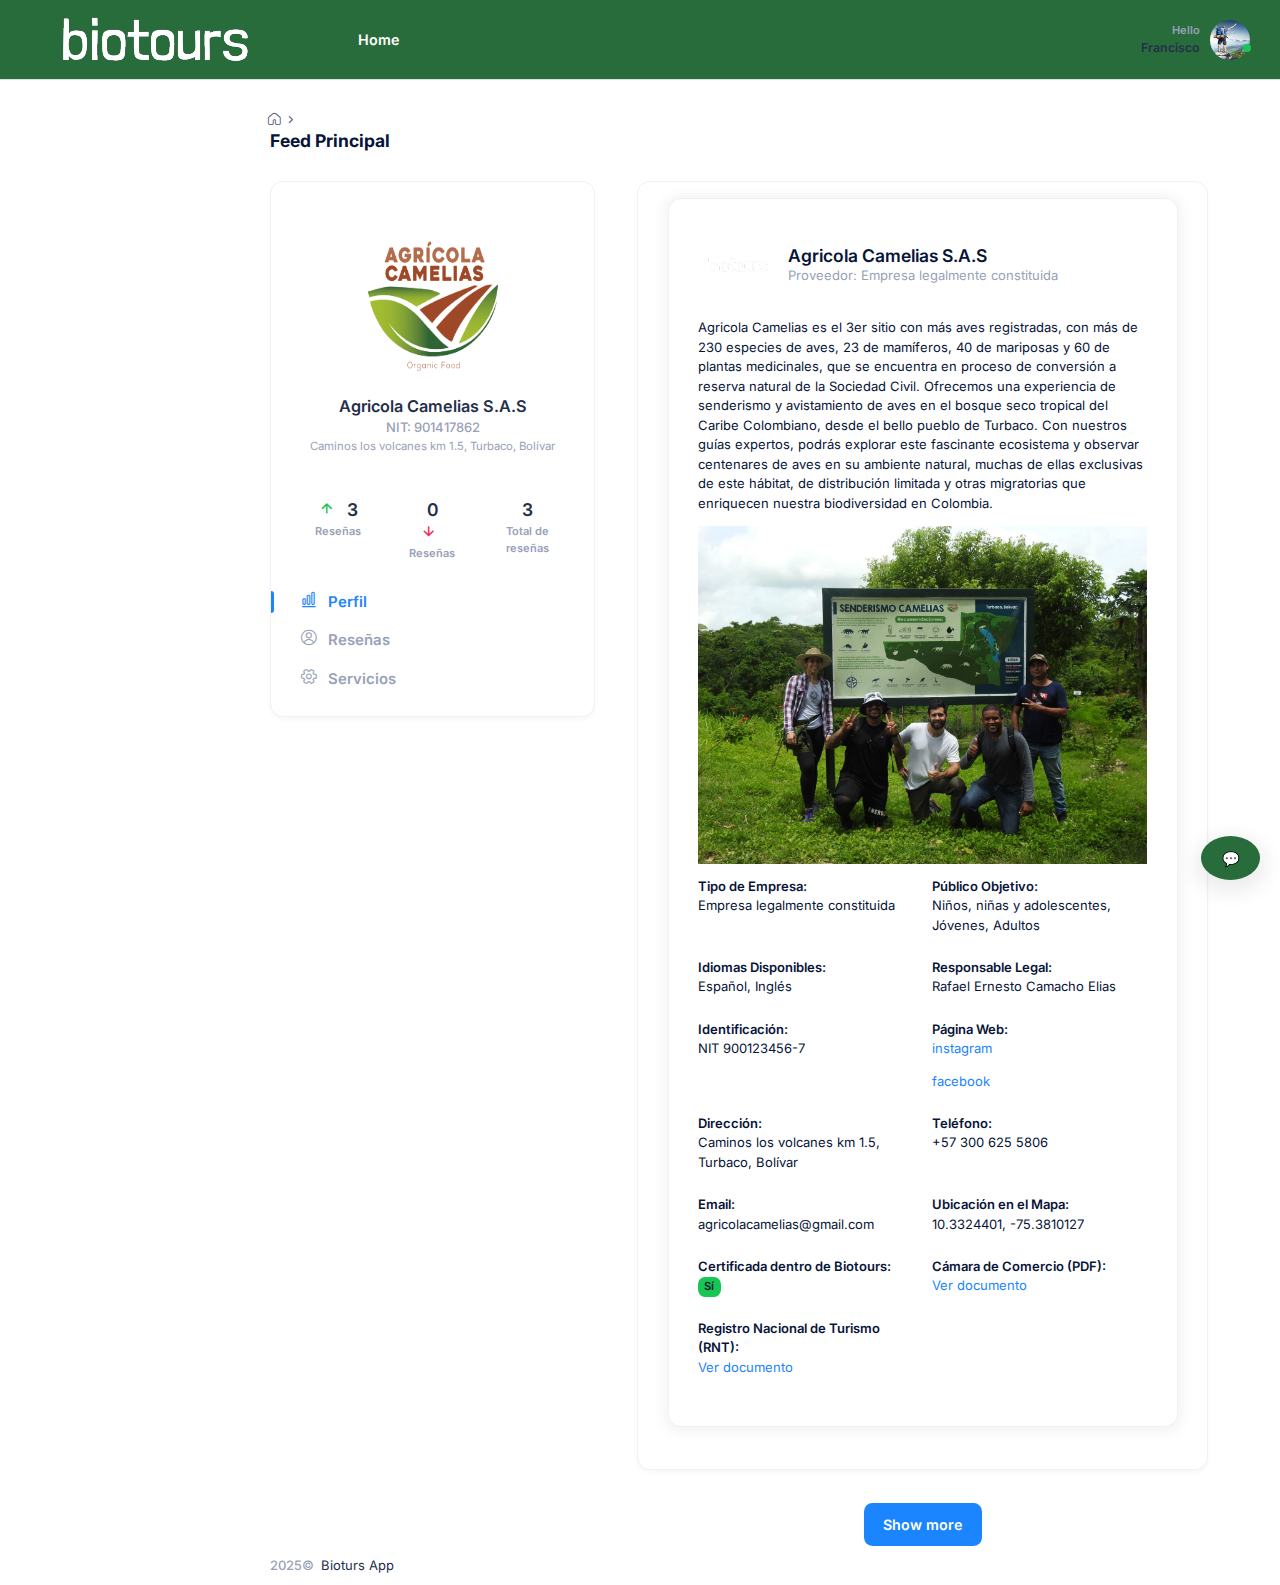
<file: companyProfile.html>
<!DOCTYPE html>
<html lang="es">

<head>
	<title>Biotours</title>
	<meta charset="utf-8" />
	<link rel="shortcut icon" href="assets/media/logos/favicon.ico" />
	<link rel="stylesheet" href="https://fonts.googleapis.com/css?family=Inter:300,400,500,600,700" />
	<link href="assets/plugins/custom/datatables/datatables.bundle.css" rel="stylesheet" type="text/css" />
	<link href="assets/plugins/global/plugins.bundle.css" rel="stylesheet" type="text/css" />
	<link href="assets/css/style.bundle.css" rel="stylesheet" type="text/css" />
	<link href="assets/css/custom-styles.css" rel="stylesheet" type="text/css" />
</head>

<body id="kt_app_body" data-kt-app-header-fixed="true" data-kt-app-header-fixed-mobile="true"
	data-kt-app-sidebar-enabled="true" data-kt-app-sidebar-fixed="false" data-kt-app-sidebar-push-header="true"
	data-kt-app-sidebar-push-toolbar="true" data-kt-app-sidebar-push-footer="true" data-kt-app-toolbar-enabled="true"
	class="app-default">
	<!--begin::App-->
	<div class="d-flex flex-column flex-root app-root" id="kt_app_root">
		<!--begin::Page-->
		<div class="app-page flex-column flex-column-fluid" id="kt_app_page">
			<!--begin::Header-->
			<div id="kt_app_header" class="app-header">
				<!--begin::Header container-->
				<div class="app-container container-fluid d-flex align-items-stretch justify-content-between bar"
					id="kt_app_header_container">
					<!--begin::Header logo-->
					<div class="app-header-logo d-flex align-items-center me-lg-20 gap-1 gap-lg-2">
						<!--begin::Logo image-->
						<a href="./resenias.html">
							<img alt="Logo" src="assets/media/logos/logo-biotours-transp.png" />
						</a>
						<!--end::Logo image-->
						<!--begin::Mobile toggle-->
						<div class="btn btn-icon btn-color-gray-500 btn-active-color-primary w-35px h-35px d-flex d-lg-none"
							id="kt_app_header_menu_toggle">
							<i class="ki-outline ki-abstract-14 lh-0 fs-1"></i>
						</div>
						<!--end::Mobile toggle-->
					</div>
					<!--end::Header logo-->
					<!--begin::Header wrapper-->
					<div class="d-flex align-items-stretch justify-content-between flex-lg-grow-1">
						<!--begin::Menu wrapper-->
						<div class="d-flex align-items-stretch" id="kt_app_header_menu_wrapper">
							<!--begin::Menu holder-->
							<div class="app-header-menu app-header-mobile-drawer align-items-stretch"
								data-kt-drawer="true" data-kt-drawer-name="app-header-menu"
								data-kt-drawer-activate="{default: true, lg: false}" data-kt-drawer-overlay="true"
								data-kt-drawer-width="{default:'200px', '300px': '250px'}"
								data-kt-drawer-direction="start" data-kt-drawer-toggle="#kt_app_header_menu_toggle"
								data-kt-swapper="true" data-kt-swapper-mode="prepend"
								data-kt-swapper-parent="{default: '#kt_app_body', lg: '#kt_app_header_menu_wrapper'}">
								<!--begin::Menu-->
								<div class="menu menu-rounded menu-column menu-lg-row menu-active-bg menu-title-gray-600 menu-state-gray-900 menu-arrow-gray-500 fw-semibold fw-semibold fs-6 align-items-stretch my-5 my-lg-0 px-2 px-lg-0"
									id="#kt_app_header_menu" data-kt-menu="true">
									<!--begin:Menu item-->
									<div 
										class="menu-item menu-here-bg menu-lg-down-accordion me-0 me-lg-2">
										<!--begin:Menu link-->
										<span class="menu-link">
											<a href="./searchActivities.html">
												<span class="menu-title" style="color: white;">Home</span>
											</a>
											<span class="menu-arrow d-lg-none"></span>
										</span>
										<!--end:Menu link-->
									</div>
									<!--end:Menu item-->
									<!--end:Menu item-->
								</div>
								<!--end::Menu-->
							</div>
							<!--end::Menu holder-->
						</div>
						<!--end::Menu wrapper-->
						<!--begin::Navbar-->
						<div class="app-navbar flex-shrink-0 gap-2 gap-lg-5">

							<!--begin::User menu-->
							<div class="app-navbar-item ms-lg-5" id="kt_header_user_menu_toggle">
								<!--begin::Menu wrapper-->
								<div class="d-flex align-items-center"
									data-kt-menu-trigger="{default: 'click', lg: 'hover'}" data-kt-menu-attach="parent"
									data-kt-menu-placement="bottom-end">
									<!--begin:Info-->
									<div class="text-end d-none d-sm-flex flex-column justify-content-center me-3">
										<span class="text-gray-500 fs-8 fw-bold">Hello</span>
										<a href="pages/user-profile/overview.html"
											class="text-gray-800 text-hover-primary fs-7 fw-bold d-block">Francisco</a>
									</div>
									<!--end:Info-->
									<!--begin::User-->
									<div class="cursor-pointer symbol symbol symbol-circle symbol-35px symbol-md-40px">
										<img class="" src="assets/media/avatars/300-32.jpeg" alt="user" />
										<div
											class="position-absolute translate-middle bottom-0 mb-1 start-100 ms-n1 bg-success rounded-circle h-8px w-8px">
										</div>
									</div>
									<!--end::User-->
								</div>
								<!--begin::User account menu-->
								<div class="menu menu-sub menu-sub-dropdown menu-column menu-rounded menu-gray-800 menu-state-bg menu-state-color fw-semibold py-4 fs-6 w-275px"
									data-kt-menu="true">
									<!--begin::Menu item-->
									<div class="menu-item px-3">
										<div class="menu-content d-flex align-items-center px-3">
											<!--begin::Avatar-->
											<div class="symbol symbol-50px me-5">
												<img alt="Logo" src="assets/media/avatars/300-32.jpeg" />
											</div>
											<!--end::Avatar-->
											<!--begin::Username-->
											<div class="d-flex flex-column">
												<div class="fw-bold d-flex align-items-center fs-5">Francisco
													<span
														class="badge badge-light-success fw-bold fs-8 px-2 py-1 ms-2">Pro</span>
												</div>
												<a href="#"
													class="fw-semibold text-muted text-hover-primary fs-7">ethan@kt.com</a>
											</div>
											<!--end::Username-->
										</div>
									</div>
									<!--end::Menu item-->
									<!--begin::Menu separator-->
									<div class="separator my-2"></div>
									<!--end::Menu separator-->
									<!--begin::Menu item-->
									<div class="menu-item px-5">
										<a href="profile.html" class="menu-link px-5">Mi Perfil</a>
									</div>
									<!--end::Menu item-->
									<!--begin::Menu separator-->
									<div class="separator my-2"></div>
									<!--end::Menu item-->
									<!--begin::Menu item-->
									<div class="menu-item px-5">
										<a href="./index.html"
											class="menu-link px-5">Cerrar Sesión</a>
									</div>
									<!--end::Menu item-->
								</div>
								<!--end::User account menu-->
								<!--end::Menu wrapper-->
							</div>
							<!--end::User menu-->
							<!--begin::Sidebar menu toggle-->
							<div class="app-navbar-item d-flex align-items-center d-lg-none me-n2">
								<a href="#"
									class="btn btn-icon btn-color-gray-500 btn-active-color-primary w-35px h-35px"
									id="kt_app_sidebar_mobile_toggle">
									<i class="ki-outline ki-row-vertical fs-1"></i>
								</a>
							</div>
							<!--end::Sidebar menu toggle-->
						</div>
						<!--end::Navbar-->
					</div>
					<!--end::Header wrapper-->
				</div>
				<!--end::Header container-->
			</div>
			<!-- End Header -->

			<div class="app-wrapper d-flex flex-column flex-column-fluid" id="kt_app_wrapper">
				<!--begin::Wrapper container-->
				<div class="app-container container-fluid d-flex flex-row-fluid">
					<!--begin::Sidebar-->
					<div id="kt_app_sidebar" class="app-sidebar flex-column" data-kt-drawer="true"
						data-kt-drawer-name="app-sidebar" data-kt-drawer-activate="{default: true, lg: false}"
						data-kt-drawer-overlay="true" data-kt-drawer-width="auto" data-kt-drawer-direction="start"
						data-kt-drawer-toggle="#kt_app_sidebar_mobile_toggle">
					</div>
					<!--end::Sidebar-->
					<!--begin::Main-->
					<div class="app-main flex-column flex-row-fluid" id="kt_app_main">
						<!--begin::Content wrapper-->
						<div class="d-flex flex-column flex-column-fluid">
							<!--begin::Toolbar-->
							<div id="kt_app_toolbar" class="app-toolbar pt-7 pt-lg-10">
								<!--begin::Toolbar wrapper-->
								<div class="app-toolbar-wrapper d-flex flex-stack flex-wrap gap-4 w-100">
									<!--begin::Page title-->
									<div class="page-title d-flex flex-column justify-content-center gap-1 me-3">
										<!--begin::Breadcrumb-->
										<ul class="breadcrumb breadcrumb-separatorless fw-semibold fs-7">
											<!--begin::Item-->
											<li class="breadcrumb-item text-gray-700 fw-bold lh-1 mx-n1">
												<a href="index.html" class="text-hover-primary">
													<i class="ki-outline ki-home text-gray-700 fs-6"></i>
												</a>
											</li>
											<!--end::Item-->
											<!--begin::Item-->
											<li class="breadcrumb-item">
												<i class="ki-outline ki-right fs-7 text-gray-700"></i>
											</li>
											<!--end::Item-->

										</ul>
										<!--end::Breadcrumb-->
										<!--begin::Title-->
										<h1
											class="page-heading d-flex flex-column justify-content-center text-gray-900 fw-bolder fs-3 m-0">
											Feed Principal</h1>
										<!--end::Title-->
									</div>
									<!--end::Page title-->

								</div>
								<!--end::Toolbar wrapper-->
							</div>
							<!--end::Toolbar-->
							<!--begin::Content-->
							<div id="kt_app_content" class="app-content flex-column-fluid">
								<!--begin::Social - Feeds -->
								<div class="d-flex flex-row">
									<!--begin::Start sidebar-->
									<div class="d-lg-flex flex-column flex-lg-row-auto w-lg-325px" data-kt-drawer="true"
										data-kt-drawer-name="start-sidebar"
										data-kt-drawer-activate="{default: true, lg: false}"
										data-kt-drawer-overlay="true"
										data-kt-drawer-width="{default:'200px', '250px': '300px'}"
										data-kt-drawer-direction="start"
										data-kt-drawer-toggle="#kt_social_start_sidebar_toggle">
										<!--begin::User menu-->
										
										<div class="card mb-5 mb-xl-8">
											<!--begin::Body-->
											<div class="card-body pt-15 px-0">
												<!--begin::Member-->
												<div class="d-flex flex-column text-center mb-9 px-9">
													<!--begin::Photo-->
													<div class="symbol symbol-80px symbol-lg-150px mb-4">
														<img src="assets/media/logos/Logitpo-Agricola-Camelias-transparente - Rafael Camacho Elias.png" class="" alt="" />
													</div>
													<!--end::Photo-->
													<!--begin::Info-->
													<div class="text-center">
														<!--begin::Name-->
														<a href="pages/user-profile/overview.html"
															class="text-gray-800 fw-bold text-hover-primary fs-4">Agricola Camelias S.A.S</a>
														<!--end::Name-->
														<!--begin::Position-->
														<span class="text-muted d-block fw-semibold">NIT: 901417862</span>
                                                        <p class="text-muted small">Caminos los volcanes km 1.5, Turbaco, Bolívar</p>
														<!--end::Position-->
													</div>
													<!--end::Info-->
												</div>
												<!--end::Member-->
												<!--begin::Row-->
												<div class="row px-9 mb-4">
													<!--begin::Col-->
													<div class="col-md-4 text-center">
														<div class="text-gray-800 fw-bold fs-3">
															<i class="ki-outline ki-arrow-up fs-3 text-success me-2"></i>
															<span class="m-0" data-kt-countup="true"
																data-kt-countup-value="3">0</span>
														</div>
														<span class="text-gray-500 fs-8 d-block fw-bold">Reseñas</span>
													</div>
													<!--end::Col-->
													<!--begin::Col-->
													<div class="col-md-4 text-center">
														<div class="text-gray-800 fw-bold fs-3">
															<span class="m-0" data-kt-countup="true"
																data-kt-countup-value="0">0</span>
														</div>
														<i class="ki-outline ki-arrow-down fs-3 text-danger me-2"></i>
														<span
															class="text-gray-500 fs-8 d-block fw-bold">Reseñas</span>
													</div>
													<!--end::Col-->
													<!--begin::Col-->
													<div class="col-md-4 text-center">
														<div class="text-gray-800 fw-bold fs-3">
															<span class="m-0" data-kt-countup="true"
																data-kt-countup-value="3">0</span>
														</div>
														<span
															class="text-gray-500 fs-8 d-block fw-bold">Total de reseñas</span>
													</div>
													<!--end::Col-->
												</div>
												<!--end::Row-->
												<!--begin::Navbar-->
												<div class="m-0">
													<!--begin::Navs-->
													<ul
														class="nav nav-pills nav-pills-custom flex-column border-transparent fs-5 fw-bold">
														<!--begin::Nav item-->
														
														<!--end::Nav item-->
														<!--begin::Nav item-->
														<li class="nav-item mt-5">
															<a class="nav-link text-muted text-active-primary ms-0 py-0 me-10 ps-9 border-0 active"
																href="companyProfile.html">
																<i
																	class="ki-outline ki-chart-simple-2 fs-3 text-muted me-3"></i>Perfil
																<!--begin::Bullet-->
																<span
																	class="bullet-custom position-absolute start-0 top-0 w-3px h-100 bg-primary rounded-end"></span>
																<!--end::Bullet--></a>
														</li>
														<!--end::Nav item-->
														<!--begin::Nav item-->
														<li class="nav-item mt-5">
															<a class="nav-link text-muted text-active-primary ms-0 py-0 me-10 ps-9 border-0"
																href="companyResenias.html">
																<i
																	class="ki-outline ki-profile-circle fs-3 text-muted me-3"></i>Reseñas
																<!--begin::Bullet-->
																<span
																	class="bullet-custom position-absolute start-0 top-0 w-3px h-100 bg-primary rounded-end"></span>
																<!--end::Bullet--></a>
														</li>
														<!--end::Nav item-->
														<!--begin::Nav item-->
														<li class="nav-item mt-5">
															<a class="nav-link text-muted text-active-primary ms-0 py-0 me-10 ps-9 border-0"
																href="./companyServices.html">
																<i
																	class="ki-outline ki-setting-2 fs-3 text-muted me-3"></i>Servicios
																<!--begin::Bullet-->
																<span
																	class="bullet-custom position-absolute start-0 top-0 w-3px h-100 bg-primary rounded-end"></span>
																<!--end::Bullet--></a>
														</li>
														<!--end::Nav item-->
													</ul>
													<!--begin::Navs-->
												</div>
												<!--end::Navbar-->
											</div>
											<!--end::Body-->
										</div>




										
										<!--end::User menu-->
									</div>
									<!--end::Start sidebar-->
									<!--begin::Content-->
									<div class="w-100 flex-lg-row-fluid mx-lg-13">
										<!--begin::Mobile toolbar-->
										<div class="d-flex d-lg-none align-items-center justify-content-end mb-10">
											<div class="d-flex align-items-center gap-2">
												<div class="btn btn-icon btn-active-color-primary w-30px h-30px"
													id="kt_social_start_sidebar_toggle">
													<i class="ki-outline ki-profile-circle fs-1"></i>
												</div>
												<div class="btn btn-icon btn-active-color-primary w-30px h-30px"
													id="kt_social_end_sidebar_toggle">
													<i class="ki-outline ki-scroll fs-1"></i>
												</div>
											</div>
										</div>
										<!--end::Mobile toolbar-->
										<!--begin::Posts-->
										<div class="mb-10" id="kt_social_feeds_posts">
											<!--begin::Reseñas detalladas-->
                                            <div class="card mb-10">


                                            <div class="card-body pt-5">
                                                <div class="card shadow-sm mb-5">
                                                    <div class="card-body">
                                                        <div class="d-flex align-items-center mb-4">
                                                            <img src="assets/media/logos/logo-biotours-transp.png" alt="Logotipo Empresa" class="rounded me-3" style="width: 80px; height: 80px; object-fit: contain;">
                                                            <div>
                                                                <h3 class="fw-bold mb-0">Agricola Camelias S.A.S</h3>
                                                                <p class="mb-0 text-muted">Proveedor: Empresa legalmente constituida</p>
                                                            </div>
                                                        </div>
                                                
                                                        <p class="mb-4">
															Agricola Camelias es el 3er sitio con más aves registradas, con más de 230 especies de aves, 23 
															de mamíferos, 40 de mariposas y 60 de plantas medicinales, que se encuentra en proceso de 
															conversión a reserva natural de la Sociedad Civil. Ofrecemos una experiencia de senderismo y 
															avistamiento de aves en el bosque seco tropical del Caribe Colombiano, desde el bello pueblo de Turbaco.
															Con nuestros guías expertos, podrás explorar este fascinante ecosistema y observar centenares de aves 
															en su ambiente natural, muchas de ellas exclusivas de este hábitat, de distribución limitada y otras 
															migratorias que enriquecen nuestra biodiversidad en Colombia.
														</p>
                                                
                                                        <div class="mb-4">
                                                            <img width="100%" style="background-size: contain;" src="assets/media/products/AgricolaCamelias.jpeg" title="imagen promocional" frameborder="0" allowfullscreen></img>
                                                        </div>
                                                
                                                        <div class="row">
                                                            <div class="col-md-6 mb-3">
                                                                <label class="fw-bold">Tipo de Empresa:</label>
                                                                <p>Empresa legalmente constituida</p>
                                                            </div>
                                                            <div class="col-md-6 mb-3">
                                                                <label class="fw-bold">Público Objetivo:</label>
                                                                <p>Niños, niñas y adolescentes, Jóvenes, Adultos</p>
                                                            </div>
                                                            <div class="col-md-6 mb-3">
                                                                <label class="fw-bold">Idiomas Disponibles:</label>
                                                                <p>Español, Inglés</p>
                                                            </div>
                                                            <div class="col-md-6 mb-3">
                                                                <label class="fw-bold">Responsable Legal:</label>
                                                                <p>Rafael Ernesto Camacho Elias</p>
                                                            </div>
                                                            <div class="col-md-6 mb-3">
                                                                <label class="fw-bold">Identificación:</label>
                                                                <p>NIT 900123456-7</p>
                                                            </div>
                                                            <div class="col-md-6 mb-3">
                                                                <label class="fw-bold">Página Web:</label>
                                                                <p><a href="https://www.instagram.com/agricolacamelias/" target="_blank">instagram</a></p>
                                                                <p><a href="https://www.facebook.com/agricolacamelias/" target="_blank">facebook</a></p>
                                                            </div>
                                                            <div class="col-md-6 mb-3">
                                                                <label class="fw-bold">Dirección:</label>
                                                                <p>Caminos los volcanes km 1.5, Turbaco, Bolívar</p>
                                                            </div>
                                                            <div class="col-md-6 mb-3">
                                                                <label class="fw-bold">Teléfono:</label>
                                                                <p>+57 300 625 5806</p>
                                                            </div>
                                                            <div class="col-md-6 mb-3">
                                                                <label class="fw-bold">Email:</label>
                                                                <p>agricolacamelias@gmail.com</p>
                                                            </div>
                                                            <div class="col-md-6 mb-3">
                                                                <label class="fw-bold">Ubicación en el Mapa:</label>
                                                                <p>10.3324401, -75.3810127</p>
                                                            </div>
                                                            <div class="col-md-6 mb-3">
                                                                <label class="fw-bold">Certificada dentro de Biotours:</label>
                                                                <div class="badge bg-success fw-bold">Sí</div>
                                                            </div>
                                                            <div class="col-md-6 mb-3">
                                                                <label class="fw-bold">Cámara de Comercio (PDF):</label>
                                                                <p><a href="assets/media/docs/camara.pdf" target="_blank">Ver documento</a></p>
                                                            </div>
                                                            <div class="col-md-6 mb-3">
                                                                <label class="fw-bold">Registro Nacional de Turismo (RNT):</label>
                                                                <p><a href="assets/media/docs/rnt.pdf" target="_blank">Ver documento</a></p>
                                                            </div>
                                                        </div>
                                                    </div>
                                                </div>
                                                



                                            </div>
                                        </div>
<!--begin::Modal - Add Review-->
<div class="modal fade" id="kt_modal_add_review" tabindex="-1" aria-hidden="true">
    <div class="modal-dialog modal-dialog-centered mw-650px">
        <div class="modal-content">
            <div class="modal-header">
                <h2 class="fw-bold">Agregar nueva reseña</h2>
                <div class="btn btn-icon btn-sm btn-active-icon-primary" data-bs-dismiss="modal">
                    <i class="ki-outline ki-cross fs-1"></i>
                </div>
            </div>

            <div class="modal-body">
                <form class="form">
                    <div class="mb-5">
                        <label class="required form-label">Selecciona empresa</label>
                        <select class="form-select form-select-solid" name="empresa">
                            <option>Matute Birding Nature Reserve</option>
                            <option>Sembrando Paz</option>
                            <option>Cartagena Biotours</option>
                            <option>Restaurante Ecolele</option>
                            <option>Transporte Ecodrive</option>
                        </select>
                    </div>

                    <div class="mb-5">
                        <label class="required form-label">Fecha de visita</label>
                        <input type="date" class="form-control form-control-solid" />
                    </div>

                    <div class="mb-5">
                        <label class="required form-label">Calificación</label>
                        <select class="form-select form-select-solid">
                            <option value="5">⭐⭐⭐⭐⭐ (5/5)</option>
                            <option value="4">⭐⭐⭐⭐ (4/5)</option>
                            <option value="3">⭐⭐⭐ (3/5)</option>
                            <option value="2">⭐⭐ (2/5)</option>
                            <option value="1">⭐ (1/5)</option>
                        </select>
                    </div>

                    <div class="mb-5">
                        <label class="required form-label">Reseña</label>
                        <textarea class="form-control form-control-solid" rows="5"
                            placeholder="Escribe tu reseña..."></textarea>
                    </div>

                    <div class="text-center pt-10">
                        <button type="reset" class="btn btn-light me-3" data-bs-dismiss="modal">Cancelar</button>
                        <button type="submit" class="btn btn-primary">
                            <span class="indicator-label">Publicar reseña</span>
                        </button>
                    </div>
                </form>
            </div>

        </div>
    </div>
</div>
<!--end::Modal - Add Review-->

<!--end::Reseñas detalladas-->

											<!--end::More posts-->
										</div>
										<!--end::Posts-->
										<!--begin::Show more feeds-->
										<div class="d-flex flex-center">
											<a href="#" class="btn btn-primary fw-bold px-6"
												id="kt_social_feeds_more_posts_btn">
												<!--begin::Indicator label-->
												<span class="indicator-label">Show more</span>
												<!--end::Indicator label-->
												<!--begin::Indicator progress-->
												<span class="indicator-progress">Please wait...
													<span
														class="spinner-border spinner-border-sm align-middle ms-2"></span></span>
												<!--end::Indicator progress-->
											</a>
										</div>
										<!--end::Show more feeds-->
									</div>
									<!--end::Content-->
									<!--end::End sidebar-->
								</div>
								<!--end::Social - Feeds-->
							</div>
							<!--end::Content-->
						</div>
						<!--end::Content wrapper-->
						<!--begin::Footer-->
						<div id="kt_app_footer"
							class="app-footer d-flex flex-column flex-md-row flex-center flex-md-stack py-3">
							<!--begin::Copyright-->
							<div class="text-gray-900 order-2 order-md-1">
								<span class="text-muted fw-semibold me-1">2025&copy;</span>
								<a href="https://biotours.co/" target="_blank"
									class="text-gray-800 text-hover-primary">Bioturs App</a>
							</div>
							<!--end::Copyright-->

						</div>
						<!--end::Footer-->
					</div>
					<!--end:::Main-->
				</div>
				<!--end::Wrapper container-->
			</div>
        </div>
	</div>
	<!-- Botón flotante -->
	<button id="chatToggleBtn" class="btn rounded-circle shadow" style="position: fixed; bottom: 20px; right: 20px; z-index: 1055; background: #286c3c;">
		💬
		</button>

		<!-- Ventana de Chat -->
		<div id="chatWindow" class="card shadow" style="width: 300px; position: fixed; bottom: 80px; right: 20px; display: none; z-index: 1055;">
		<div class="card-header text-white d-flex justify-content-between align-items-center" style="background: #286c3c;">
			<span>Asistente Virtual</span>
			<button id="closeChat" class="btn btn-sm btn-light">✕</button>
		</div>
		<div class="card-body" style="height: 250px; overflow-y: auto;">
			<div class="text-muted text-center">¡Hola! ¿En qué puedo ayudarte?</div>
			<!-- Simulación de mensajes -->
			<div class="mt-3">
			<div class="text-start mb-2">
				<div class="bg-light p-2 rounded">¿Cuál es el horario de atención?</div>
			</div>
			<div class="text-end mb-2">
				<div style="background: #286c3c;" class="text-white p-2 rounded">Nuestro horario es de 8 a.m. a 5 p.m.</div>
			</div>
			</div>
		</div>
		<div class="card-footer p-2">
			<input type="text" class="form-control" placeholder="Escribe tu mensaje..." disabled>
		</div>
		</div>
	</div>
	<script>
		const chatToggleBtn = document.getElementById('chatToggleBtn');
		const chatWindow = document.getElementById('chatWindow');
		const closeChat = document.getElementById('closeChat');

		chatToggleBtn.addEventListener('click', () => {
			chatWindow.style.display = chatWindow.style.display === 'none' ? 'block' : 'none';
		});

		closeChat.addEventListener('click', () => {
			chatWindow.style.display = 'none';
		});
	</script>
	<script src="assets/plugins/global/plugins.bundle.js"></script>
	<script src="assets/js/scripts.bundle.js"></script>

</body>

</html>
</file>
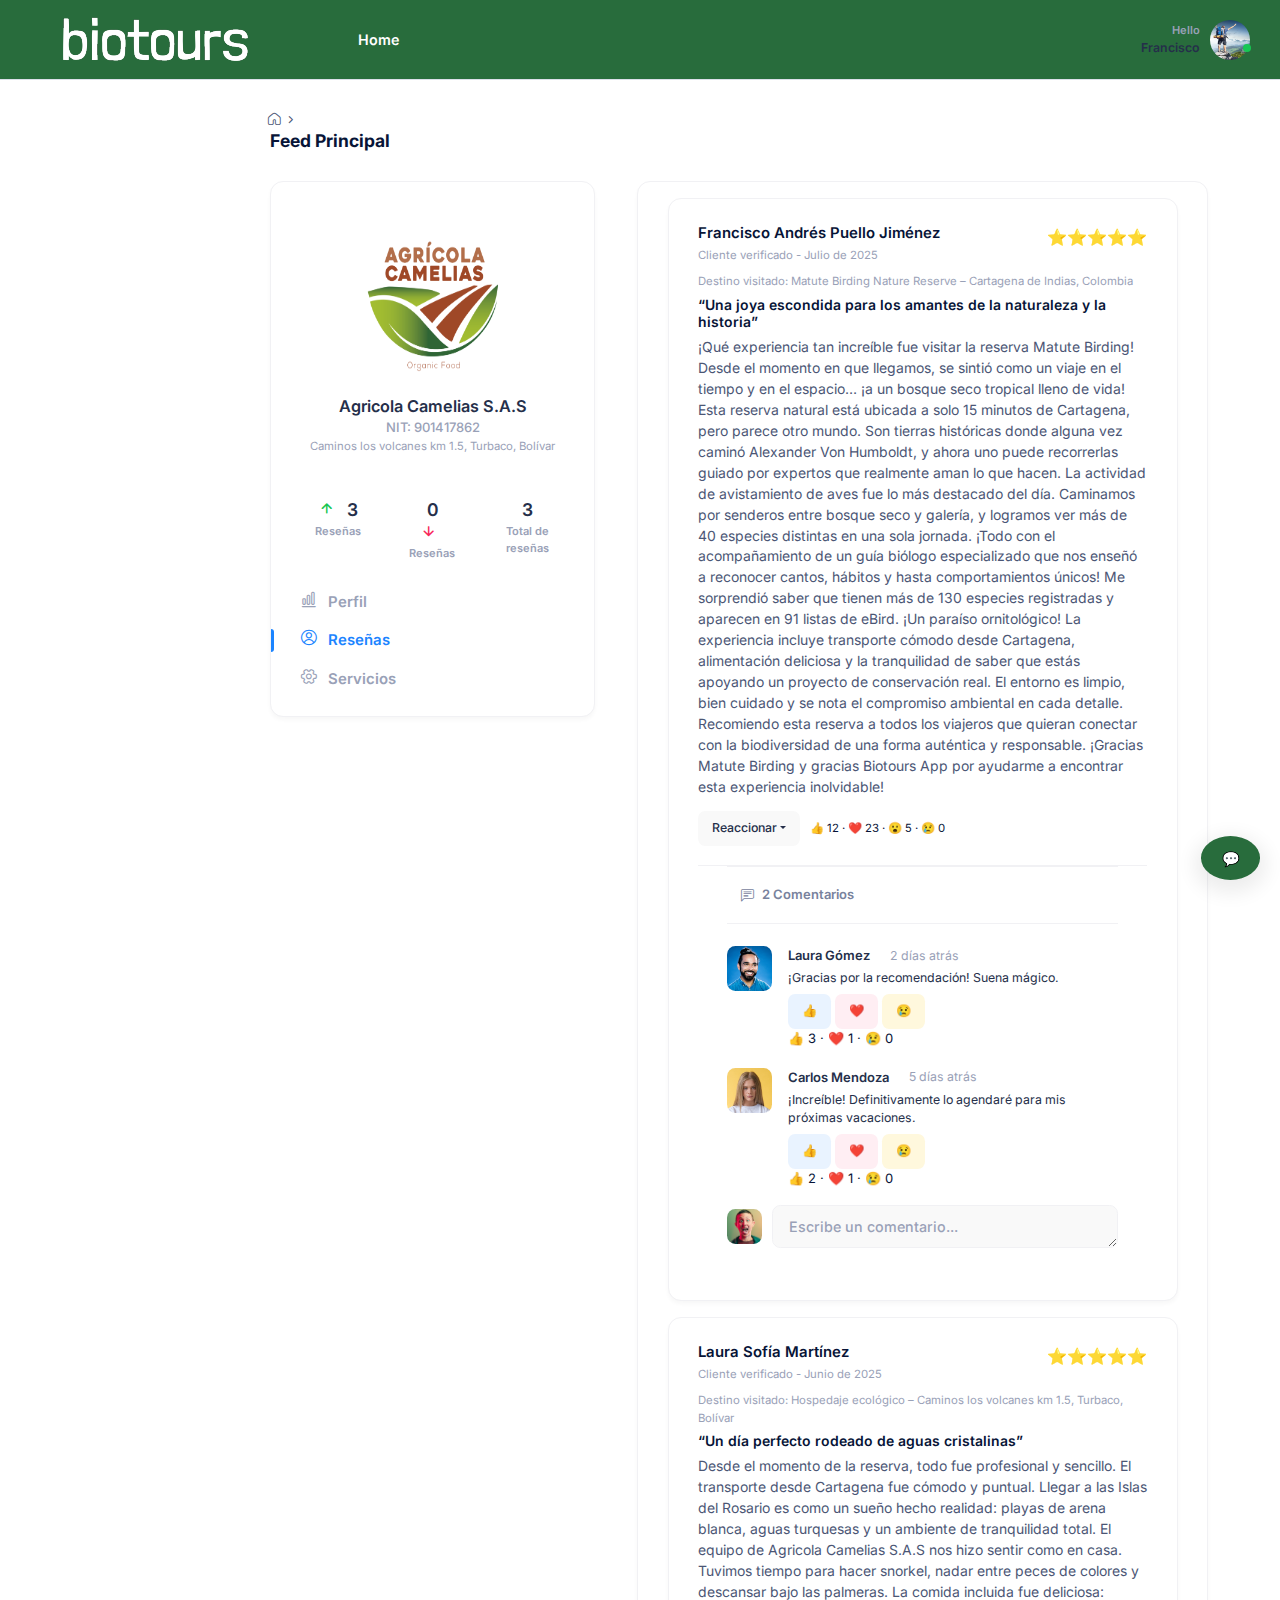
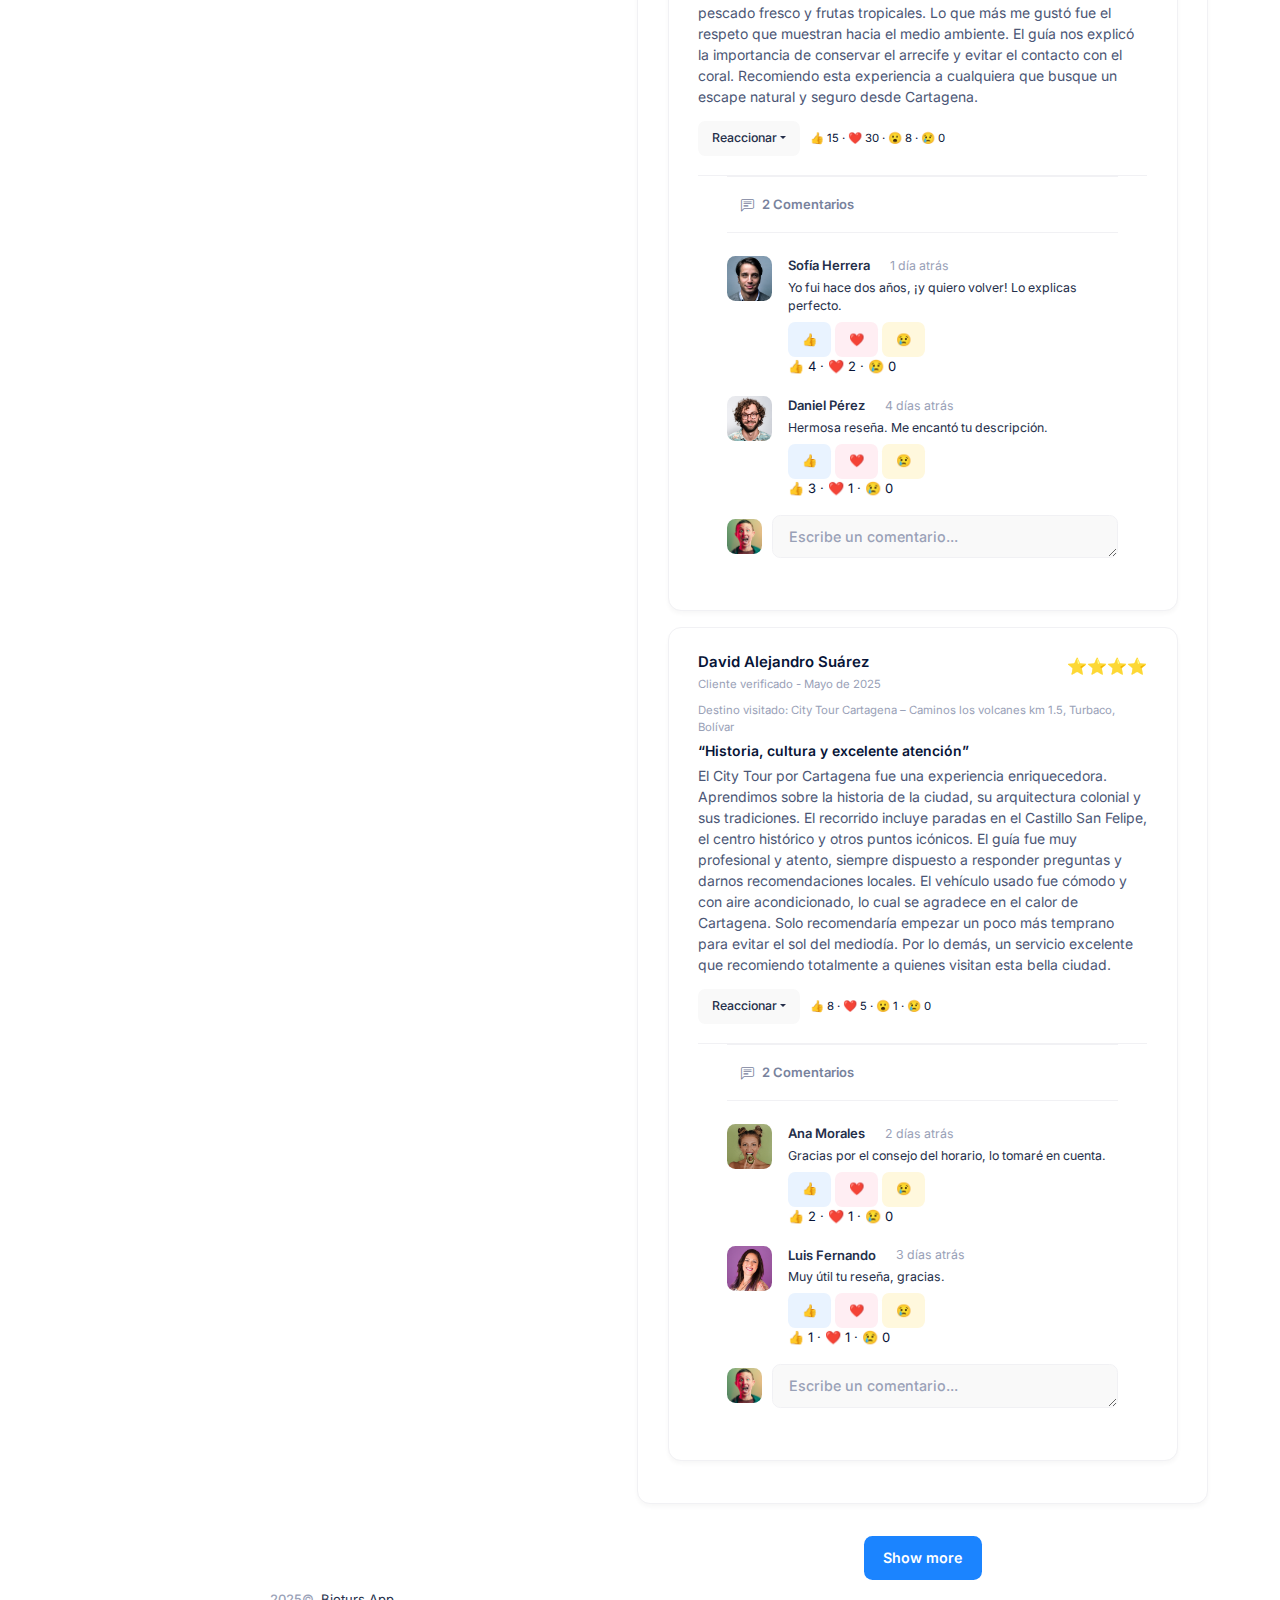
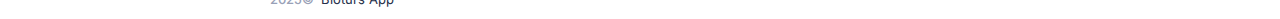
<file: companyResenias.html>
<!DOCTYPE html>
<html lang="es">

<head>
	<title>Biotours</title>
	<meta charset="utf-8" />
	<link rel="shortcut icon" href="assets/media/logos/favicon.ico" />
	<link rel="stylesheet" href="https://fonts.googleapis.com/css?family=Inter:300,400,500,600,700" />
	<link href="assets/plugins/custom/datatables/datatables.bundle.css" rel="stylesheet" type="text/css" />
	<link href="assets/plugins/global/plugins.bundle.css" rel="stylesheet" type="text/css" />
	<link href="assets/css/style.bundle.css" rel="stylesheet" type="text/css" />
	<link href="assets/css/custom-styles.css" rel="stylesheet" type="text/css" />
</head>

<body id="kt_app_body" data-kt-app-header-fixed="true" data-kt-app-header-fixed-mobile="true"
	data-kt-app-sidebar-enabled="true" data-kt-app-sidebar-fixed="false" data-kt-app-sidebar-push-header="true"
	data-kt-app-sidebar-push-toolbar="true" data-kt-app-sidebar-push-footer="true" data-kt-app-toolbar-enabled="true"
	class="app-default">
	<!--begin::App-->
	<div class="d-flex flex-column flex-root app-root" id="kt_app_root">
		<!--begin::Page-->
		<div class="app-page flex-column flex-column-fluid" id="kt_app_page">
			<!--begin::Header-->
			<div id="kt_app_header" class="app-header">
				<!--begin::Header container-->
				<div class="app-container container-fluid d-flex align-items-stretch justify-content-between bar"
					id="kt_app_header_container">
					<!--begin::Header logo-->
					<div class="app-header-logo d-flex align-items-center me-lg-20 gap-1 gap-lg-2">
						<!--begin::Logo image-->
						<a href="./resenias.html">
							<img alt="Logo" src="assets/media/logos/logo-biotours-transp.png" />
						</a>
						<!--end::Logo image-->
						<!--begin::Mobile toggle-->
						<div class="btn btn-icon btn-color-gray-500 btn-active-color-primary w-35px h-35px d-flex d-lg-none"
							id="kt_app_header_menu_toggle">
							<i class="ki-outline ki-abstract-14 lh-0 fs-1"></i>
						</div>
						<!--end::Mobile toggle-->
					</div>
					<!--end::Header logo-->
					<!--begin::Header wrapper-->
					<div class="d-flex align-items-stretch justify-content-between flex-lg-grow-1">
						<!--begin::Menu wrapper-->
						<div class="d-flex align-items-stretch" id="kt_app_header_menu_wrapper">
							<!--begin::Menu holder-->
							<div class="app-header-menu app-header-mobile-drawer align-items-stretch"
								data-kt-drawer="true" data-kt-drawer-name="app-header-menu"
								data-kt-drawer-activate="{default: true, lg: false}" data-kt-drawer-overlay="true"
								data-kt-drawer-width="{default:'200px', '300px': '250px'}"
								data-kt-drawer-direction="start" data-kt-drawer-toggle="#kt_app_header_menu_toggle"
								data-kt-swapper="true" data-kt-swapper-mode="prepend"
								data-kt-swapper-parent="{default: '#kt_app_body', lg: '#kt_app_header_menu_wrapper'}">
								<!--begin::Menu-->
								<div class="menu menu-rounded menu-column menu-lg-row menu-active-bg menu-title-gray-600 menu-state-gray-900 menu-arrow-gray-500 fw-semibold fw-semibold fs-6 align-items-stretch my-5 my-lg-0 px-2 px-lg-0"
									id="#kt_app_header_menu" data-kt-menu="true">
									<!--begin:Menu item-->
									<div 
										class="menu-item menu-here-bg menu-lg-down-accordion me-0 me-lg-2">
										<!--begin:Menu link-->
										<span class="menu-link">
											<a href="./searchActivities.html">
												<span class="menu-title" style="color: white;">Home</span>
											</a>
											<span class="menu-arrow d-lg-none"></span>
										</span>
										<!--end:Menu link-->
									</div>
									<!--end:Menu item-->
									<!--end:Menu item-->
								</div>
								<!--end::Menu-->
							</div>
							<!--end::Menu holder-->
						</div>
						<!--end::Menu wrapper-->
						<!--begin::Navbar-->
						<div class="app-navbar flex-shrink-0 gap-2 gap-lg-5">

							<!--begin::User menu-->
							<div class="app-navbar-item ms-lg-5" id="kt_header_user_menu_toggle">
								<!--begin::Menu wrapper-->
								<div class="d-flex align-items-center"
									data-kt-menu-trigger="{default: 'click', lg: 'hover'}" data-kt-menu-attach="parent"
									data-kt-menu-placement="bottom-end">
									<!--begin:Info-->
									<div class="text-end d-none d-sm-flex flex-column justify-content-center me-3">
										<span class="text-gray-500 fs-8 fw-bold">Hello</span>
										<a href="pages/user-profile/overview.html"
											class="text-gray-800 text-hover-primary fs-7 fw-bold d-block">Francisco</a>
									</div>
									<!--end:Info-->
									<!--begin::User-->
									<div class="cursor-pointer symbol symbol symbol-circle symbol-35px symbol-md-40px">
										<img class="" src="assets/media/avatars/300-32.jpeg" alt="user" />
										<div
											class="position-absolute translate-middle bottom-0 mb-1 start-100 ms-n1 bg-success rounded-circle h-8px w-8px">
										</div>
									</div>
									<!--end::User-->
								</div>
								<!--begin::User account menu-->
								<div class="menu menu-sub menu-sub-dropdown menu-column menu-rounded menu-gray-800 menu-state-bg menu-state-color fw-semibold py-4 fs-6 w-275px"
									data-kt-menu="true">
									<!--begin::Menu item-->
									<div class="menu-item px-3">
										<div class="menu-content d-flex align-items-center px-3">
											<!--begin::Avatar-->
											<div class="symbol symbol-50px me-5">
												<img alt="Logo" src="assets/media/avatars/300-32.jpeg" />
											</div>
											<!--end::Avatar-->
											<!--begin::Username-->
											<div class="d-flex flex-column">
												<div class="fw-bold d-flex align-items-center fs-5">Francisco
													<span
														class="badge badge-light-success fw-bold fs-8 px-2 py-1 ms-2">Pro</span>
												</div>
												<a href="#"
													class="fw-semibold text-muted text-hover-primary fs-7">ethan@kt.com</a>
											</div>
											<!--end::Username-->
										</div>
									</div>
									<!--end::Menu item-->
									<!--begin::Menu separator-->
									<div class="separator my-2"></div>
									<!--end::Menu separator-->
									<!--begin::Menu item-->
									<div class="menu-item px-5">
										<a href="profile.html" class="menu-link px-5">Mi Perfil</a>
									</div>
									<!--end::Menu item-->
									<!--begin::Menu separator-->
									<div class="separator my-2"></div>
									<!--end::Menu item-->
									<!--begin::Menu item-->
									<div class="menu-item px-5">
										<a href="./index.html"
											class="menu-link px-5">Cerrar Sesión</a>
									</div>
									<!--end::Menu item-->
								</div>
								<!--end::User account menu-->
								<!--end::Menu wrapper-->
							</div>
							<!--end::User menu-->
							<!--begin::Sidebar menu toggle-->
							<div class="app-navbar-item d-flex align-items-center d-lg-none me-n2">
								<a href="#"
									class="btn btn-icon btn-color-gray-500 btn-active-color-primary w-35px h-35px"
									id="kt_app_sidebar_mobile_toggle">
									<i class="ki-outline ki-row-vertical fs-1"></i>
								</a>
							</div>
							<!--end::Sidebar menu toggle-->
						</div>
						<!--end::Navbar-->
					</div>
					<!--end::Header wrapper-->
				</div>
				<!--end::Header container-->
			</div>
			<!-- End Header -->

			<div class="app-wrapper d-flex flex-column flex-column-fluid" id="kt_app_wrapper">
				<!--begin::Wrapper container-->
				<div class="app-container container-fluid d-flex flex-row-fluid">
					<!--begin::Sidebar-->
					<div id="kt_app_sidebar" class="app-sidebar flex-column" data-kt-drawer="true"
						data-kt-drawer-name="app-sidebar" data-kt-drawer-activate="{default: true, lg: false}"
						data-kt-drawer-overlay="true" data-kt-drawer-width="auto" data-kt-drawer-direction="start"
						data-kt-drawer-toggle="#kt_app_sidebar_mobile_toggle">
					</div>
					<!--end::Sidebar-->
					<!--begin::Main-->
					<div class="app-main flex-column flex-row-fluid" id="kt_app_main">
						<!--begin::Content wrapper-->
						<div class="d-flex flex-column flex-column-fluid">
							<!--begin::Toolbar-->
							<div id="kt_app_toolbar" class="app-toolbar pt-7 pt-lg-10">
								<!--begin::Toolbar wrapper-->
								<div class="app-toolbar-wrapper d-flex flex-stack flex-wrap gap-4 w-100">
									<!--begin::Page title-->
									<div class="page-title d-flex flex-column justify-content-center gap-1 me-3">
										<!--begin::Breadcrumb-->
										<ul class="breadcrumb breadcrumb-separatorless fw-semibold fs-7">
											<!--begin::Item-->
											<li class="breadcrumb-item text-gray-700 fw-bold lh-1 mx-n1">
												<a href="index.html" class="text-hover-primary">
													<i class="ki-outline ki-home text-gray-700 fs-6"></i>
												</a>
											</li>
											<!--end::Item-->
											<!--begin::Item-->
											<li class="breadcrumb-item">
												<i class="ki-outline ki-right fs-7 text-gray-700"></i>
											</li>
											<!--end::Item-->

										</ul>
										<!--end::Breadcrumb-->
										<!--begin::Title-->
										<h1
											class="page-heading d-flex flex-column justify-content-center text-gray-900 fw-bolder fs-3 m-0">
											Feed Principal</h1>
										<!--end::Title-->
									</div>
									<!--end::Page title-->

								</div>
								<!--end::Toolbar wrapper-->
							</div>
							<!--end::Toolbar-->
							<!--begin::Content-->
							<div id="kt_app_content" class="app-content flex-column-fluid">
								<!--begin::Social - Feeds -->
								<div class="d-flex flex-row">
									<!--begin::Start sidebar-->
									<div class="d-lg-flex flex-column flex-lg-row-auto w-lg-325px" data-kt-drawer="true"
										data-kt-drawer-name="start-sidebar"
										data-kt-drawer-activate="{default: true, lg: false}"
										data-kt-drawer-overlay="true"
										data-kt-drawer-width="{default:'200px', '250px': '300px'}"
										data-kt-drawer-direction="start"
										data-kt-drawer-toggle="#kt_social_start_sidebar_toggle">
										<!--begin::User menu-->
										
										<div class="card mb-5 mb-xl-8">
											<!--begin::Body-->
											<div class="card-body pt-15 px-0">
												<!--begin::Member-->
												<div class="d-flex flex-column text-center mb-9 px-9">
													<!--begin::Photo-->
													<div class="symbol symbol-80px symbol-lg-150px mb-4">
														<img src="assets/media/logos/Logitpo-Agricola-Camelias-transparente - Rafael Camacho Elias.png" class="" alt="" />
													</div>
													<!--end::Photo-->
													<!--begin::Info-->
													<div class="text-center">
														<!--begin::Name-->
														<a href="pages/user-profile/overview.html"
															class="text-gray-800 fw-bold text-hover-primary fs-4">Agricola Camelias S.A.S</a>
														<!--end::Name-->
														<!--begin::Position-->
														<span class="text-muted d-block fw-semibold">NIT: 901417862</span>
                                                        <p class="text-muted small">Caminos los volcanes km 1.5, Turbaco, Bolívar</p>
														<!--end::Position-->
													</div>
													<!--end::Info-->
												</div>
												<!--end::Member-->
												<!--begin::Row-->
												<div class="row px-9 mb-4">
													<!--begin::Col-->
													<div class="col-md-4 text-center">
														<div class="text-gray-800 fw-bold fs-3">
															<i class="ki-outline ki-arrow-up fs-3 text-success me-2"></i>
															<span class="m-0" data-kt-countup="true"
																data-kt-countup-value="3">0</span>
														</div>
														<span class="text-gray-500 fs-8 d-block fw-bold">Reseñas</span>
													</div>
													<!--end::Col-->
													<!--begin::Col-->
													<div class="col-md-4 text-center">
														<div class="text-gray-800 fw-bold fs-3">
															<span class="m-0" data-kt-countup="true"
																data-kt-countup-value="0">0</span>
														</div>
														<i class="ki-outline ki-arrow-down fs-3 text-danger me-2"></i>
														<span
															class="text-gray-500 fs-8 d-block fw-bold">Reseñas</span>
													</div>
													<!--end::Col-->
													<!--begin::Col-->
													<div class="col-md-4 text-center">
														<div class="text-gray-800 fw-bold fs-3">
															<span class="m-0" data-kt-countup="true"
																data-kt-countup-value="3">0</span>
														</div>
														<span
															class="text-gray-500 fs-8 d-block fw-bold">Total de reseñas</span>
													</div>
													<!--end::Col-->
												</div>
												<!--end::Row-->
												<!--begin::Navbar-->
												<div class="m-0">
													<!--begin::Navs-->
													<ul
														class="nav nav-pills nav-pills-custom flex-column border-transparent fs-5 fw-bold">
														<!--begin::Nav item-->
														
														<!--end::Nav item-->
														<!--begin::Nav item-->
														<li class="nav-item mt-5">
															<a class="nav-link text-muted text-active-primary ms-0 py-0 me-10 ps-9 border-0"
																href="companyProfile.html">
																<i
																	class="ki-outline ki-chart-simple-2 fs-3 text-muted me-3"></i>Perfil
																<!--begin::Bullet-->
																<span
																	class="bullet-custom position-absolute start-0 top-0 w-3px h-100 bg-primary rounded-end"></span>
																<!--end::Bullet--></a>
														</li>
														<!--end::Nav item-->
														<!--begin::Nav item-->
														<li class="nav-item mt-5">
															<a class="nav-link text-muted text-active-primary ms-0 py-0 me-10 ps-9 border-0 active"
																href="">
																<i
																	class="ki-outline ki-profile-circle fs-3 text-muted me-3"></i>Reseñas
																<!--begin::Bullet-->
																<span
																	class="bullet-custom position-absolute start-0 top-0 w-3px h-100 bg-primary rounded-end"></span>
																<!--end::Bullet--></a>
														</li>
														<!--end::Nav item-->
														<!--begin::Nav item-->
														<li class="nav-item mt-5">
															<a class="nav-link text-muted text-active-primary ms-0 py-0 me-10 ps-9 border-0"
																href="companyServices.html">
																<i
																	class="ki-outline ki-setting-2 fs-3 text-muted me-3"></i>Servicios
																<!--begin::Bullet-->
																<span
																	class="bullet-custom position-absolute start-0 top-0 w-3px h-100 bg-primary rounded-end"></span>
																<!--end::Bullet--></a>
														</li>
														<!--end::Nav item-->
													</ul>
													<!--begin::Navs-->
												</div>
												<!--end::Navbar-->
											</div>
											<!--end::Body-->
										</div>




										
										<!--end::User menu-->
									</div>
									<!--end::Start sidebar-->
									<!--begin::Content-->
									<div class="w-100 flex-lg-row-fluid mx-lg-13">
										<!--begin::Mobile toolbar-->
										<div class="d-flex d-lg-none align-items-center justify-content-end mb-10">
											<div class="d-flex align-items-center gap-2">
												<div class="btn btn-icon btn-active-color-primary w-30px h-30px"
													id="kt_social_start_sidebar_toggle">
													<i class="ki-outline ki-profile-circle fs-1"></i>
												</div>
												<div class="btn btn-icon btn-active-color-primary w-30px h-30px"
													id="kt_social_end_sidebar_toggle">
													<i class="ki-outline ki-scroll fs-1"></i>
												</div>
											</div>
										</div>
										<!--end::Mobile toolbar-->
										<!--begin::Posts-->
										<div class="mb-10" id="kt_social_feeds_posts">
											<!--begin::Reseñas detalladas-->
                                            <div class="card mb-10">


                                            <div class="card-body pt-5">

                                             <!-- Reseña 1 -->
<div class="card mb-5 reseña-card">
    <div class="card-body">
        <div class="d-flex justify-content-between align-items-start mb-3">
            <div>
                <h5 class="fw-bold mb-1">Francisco Andrés Puello Jiménez</h5>
                <p class="mb-0 text-muted small">Cliente verificado - Julio de 2025</p>
            </div>
            <p class="text-warning fs-4 mb-0">⭐⭐⭐⭐⭐</p>
        </div>
        <p class="text-muted small mb-2">Destino visitado: Matute Birding Nature Reserve – Cartagena de Indias, Colombia</p>
        <h6 class="fw-bold">“Una joya escondida para los amantes de la naturaleza y la historia”</h6>
        <p class="fs-6 text-gray-700">
            ¡Qué experiencia tan increíble fue visitar la reserva Matute Birding! Desde el momento en que llegamos, se sintió como un viaje en el tiempo y en el espacio… ¡a un bosque seco tropical lleno de vida! Esta reserva natural está ubicada a solo 15 minutos de Cartagena, pero parece otro mundo. Son tierras históricas donde alguna vez caminó Alexander Von Humboldt, y ahora uno puede recorrerlas guiado por expertos que realmente aman lo que hacen.
            La actividad de avistamiento de aves fue lo más destacado del día. Caminamos por senderos entre bosque seco y galería, y logramos ver más de 40 especies distintas en una sola jornada. ¡Todo con el acompañamiento de un guía biólogo especializado que nos enseñó a reconocer cantos, hábitos y hasta comportamientos únicos! Me sorprendió saber que tienen más de 130 especies registradas y aparecen en 91 listas de eBird. ¡Un paraíso ornitológico!
            La experiencia incluye transporte cómodo desde Cartagena, alimentación deliciosa y la tranquilidad de saber que estás apoyando un proyecto de conservación real. El entorno es limpio, bien cuidado y se nota el compromiso ambiental en cada detalle.
            Recomiendo esta reserva a todos los viajeros que quieran conectar con la biodiversidad de una forma auténtica y responsable. ¡Gracias Matute Birding y gracias Biotours App por ayudarme a encontrar esta experiencia inolvidable!
        </p>
        <div class="d-flex align-items-center gap-2 mb-3">
            <div class="d-flex align-items-center mb-3">
                <button class="btn btn-light btn-sm dropdown-toggle" data-bs-toggle="dropdown">Reaccionar</button>
                <ul class="dropdown-menu">
                    <li><a class="dropdown-item reaction-btn" href="#">👍 Me gusta</a></li>
                    <li><a class="dropdown-item reaction-btn" href="#">❤️ Me encanta</a></li>
                    <li><a class="dropdown-item reaction-btn" href="#">😮 Sorprendido</a></li>
                    <li><a class="dropdown-item reaction-btn" href="#">😢 Triste</a></li>
                </ul>
                <div class="ms-3 small">
                    👍 <span>12</span> · ❤️ <span>23</span> · 😮 <span>5</span> · 😢 <span>0</span>
                </div>
            </div>
        </div>
        <div class="card-footer pt-0">
            <div class="separator separator-solid"></div>
            <ul class="nav py-3">
                <li class="nav-item">
                    <a class="nav-link btn btn-sm btn-color-gray-600 fw-bold" data-bs-toggle="collapse" href="#comentariosResena1">
                        <i class="bi bi-chat-left-text"></i> 2 Comentarios
                    </a>
                </li>
            </ul>
            <div class="separator separator-solid mb-1"></div>

            <div class="collapse show" id="comentariosResena1">
                <!-- Comentario 1 -->
                <div class="d-flex pt-6">
                    <div class="symbol symbol-45px me-5">
                        <img src="assets/media/avatars/300-13.jpg" alt="" />
                    </div>
                    <div class="d-flex flex-column flex-row-fluid">
                        <div class="d-flex align-items-center flex-wrap mb-0">
                            <a href="#" class="text-gray-800 fw-bold me-6">Laura Gómez</a>
                            <span class="text-gray-500 fs-7 me-5">2 días atrás</span>
                        </div>
                        <span class="text-gray-800 fs-7 fw-normal pt-1">
                            ¡Gracias por la recomendación! Suena mágico.
                        </span>
                        <div class="mt-2">
                            <button class="btn btn-sm btn-light-primary">👍</button>
                            <button class="btn btn-sm btn-light-danger">❤️</button>
                            <button class="btn btn-sm btn-light-warning">😢</button>
                            <div>
                                👍 <span>3</span> · ❤️ <span>1</span> · 😢 <span>0</span>
                            </div>
                        </div>
                    </div>
                </div>

                <!-- Comentario 2 -->
                <div class="d-flex pt-6">
                    <div class="symbol symbol-45px me-5">
                        <img src="assets/media/avatars/300-2.jpg" alt="" />
                    </div>
                    <div class="d-flex flex-column flex-row-fluid">
                        <div class="d-flex align-items-center flex-wrap mb-0">
                            <a href="#" class="text-gray-800 fw-bold me-6">Carlos Mendoza</a>
                            <span class="text-gray-500 fs-7 me-5">5 días atrás</span>
                        </div>
                        <span class="text-gray-800 fs-7 fw-normal pt-1">
                            ¡Increíble! Definitivamente lo agendaré para mis próximas vacaciones.
                        </span>
                        <div class="mt-2">
                            <button class="btn btn-sm btn-light-primary">👍</button>
                            <button class="btn btn-sm btn-light-danger">❤️</button>
                            <button class="btn btn-sm btn-light-warning">😢</button>
                            <div>
                                👍 <span>2</span> · ❤️ <span>1</span> · 😢 <span>0</span>
                            </div>
                        </div>
                    </div>
                </div>
            </div>

            <!-- Nuevo comentario -->
            <div class="d-flex align-items-center mt-5">
                <div class="symbol symbol-35px me-3">
                    <img src="assets/media/avatars/300-3.jpg" alt="" />
                </div>
                <div class="position-relative w-100">
                    <textarea class="form-control form-control-solid border ps-5" rows="1" placeholder="Escribe un comentario..."></textarea>
                </div>
            </div>
        </div>
    </div>
</div>

<!-- Reseña 2 -->
<div class="card mb-5 reseña-card">
    <div class="card-body">
        <div class="d-flex justify-content-between align-items-start mb-3">
            <div>
                <h5 class="fw-bold mb-1">Laura Sofía Martínez</h5>
                <p class="mb-0 text-muted small">Cliente verificado - Junio de 2025</p>
            </div>
            <p class="text-warning fs-4 mb-0">⭐⭐⭐⭐⭐</p>
        </div>
        <p class="text-muted small mb-2">Destino visitado: Hospedaje ecológico – Caminos los volcanes km 1.5, Turbaco, Bolívar</p>
        <h6 class="fw-bold">“Un día perfecto rodeado de aguas cristalinas”</h6>
        <p class="fs-6 text-gray-700">
            Desde el momento de la reserva, todo fue profesional y sencillo. El transporte desde Cartagena fue cómodo y puntual. Llegar a las Islas del Rosario es como un sueño hecho realidad: playas de arena blanca, aguas turquesas y un ambiente de tranquilidad total.
            El equipo de Agricola Camelias S.A.S nos hizo sentir como en casa. Tuvimos tiempo para hacer snorkel, nadar entre peces de colores y descansar bajo las palmeras. La comida incluida fue deliciosa: pescado fresco y frutas tropicales.
            Lo que más me gustó fue el respeto que muestran hacia el medio ambiente. El guía nos explicó la importancia de conservar el arrecife y evitar el contacto con el coral. Recomiendo esta experiencia a cualquiera que busque un escape natural y seguro desde Cartagena.
        </p>
        <div class="d-flex align-items-center gap-2 mb-3">
            <div class="d-flex align-items-center mb-3">
                <button class="btn btn-light btn-sm dropdown-toggle" data-bs-toggle="dropdown">Reaccionar</button>
                <ul class="dropdown-menu">
                    <li><a class="dropdown-item reaction-btn" href="#">👍 Me gusta</a></li>
                    <li><a class="dropdown-item reaction-btn" href="#">❤️ Me encanta</a></li>
                    <li><a class="dropdown-item reaction-btn" href="#">😮 Sorprendido</a></li>
                    <li><a class="dropdown-item reaction-btn" href="#">😢 Triste</a></li>
                </ul>
                <div class="ms-3 small">
                    👍 <span>15</span> · ❤️ <span>30</span> · 😮 <span>8</span> · 😢 <span>0</span>
                </div>
            </div>
        </div>
        <div class="card-footer pt-0">
            <div class="separator separator-solid"></div>
            <ul class="nav py-3">
                <li class="nav-item">
                    <a class="nav-link btn btn-sm btn-color-gray-600 fw-bold" data-bs-toggle="collapse" href="#comentariosResena2">
                        <i class="bi bi-chat-left-text"></i> 2 Comentarios
                    </a>
                </li>
            </ul>
            <div class="separator separator-solid mb-1"></div>

            <div class="collapse show" id="comentariosResena2">
                <!-- Comentario 1 -->
                <div class="d-flex pt-6">
                    <div class="symbol symbol-45px me-5">
                        <img src="assets/media/avatars/300-5.jpg" alt="" />
                    </div>
                    <div class="d-flex flex-column flex-row-fluid">
                        <div class="d-flex align-items-center flex-wrap mb-0">
                            <a href="#" class="text-gray-800 fw-bold me-6">Sofía Herrera</a>
                            <span class="text-gray-500 fs-7 me-5">1 día atrás</span>
                        </div>
                        <span class="text-gray-800 fs-7 fw-normal pt-1">
                            Yo fui hace dos años, ¡y quiero volver! Lo explicas perfecto.
                        </span>
                        <div class="mt-2">
                            <button class="btn btn-sm btn-light-primary">👍</button>
                            <button class="btn btn-sm btn-light-danger">❤️</button>
                            <button class="btn btn-sm btn-light-warning">😢</button>
                            <div>
                                👍 <span>4</span> · ❤️ <span>2</span> · 😢 <span>0</span>
                            </div>
                        </div>
                    </div>
                </div>

                <!-- Comentario 2 -->
                <div class="d-flex pt-6">
                    <div class="symbol symbol-45px me-5">
                        <img src="assets/media/avatars/300-7.jpg" alt="" />
                    </div>
                    <div class="d-flex flex-column flex-row-fluid">
                        <div class="d-flex align-items-center flex-wrap mb-0">
                            <a href="#" class="text-gray-800 fw-bold me-6">Daniel Pérez</a>
                            <span class="text-gray-500 fs-7 me-5">4 días atrás</span>
                        </div>
                        <span class="text-gray-800 fs-7 fw-normal pt-1">
                            Hermosa reseña. Me encantó tu descripción.
                        </span>
                        <div class="mt-2">
                            <button class="btn btn-sm btn-light-primary">👍</button>
                            <button class="btn btn-sm btn-light-danger">❤️</button>
                            <button class="btn btn-sm btn-light-warning">😢</button>
                            <div>
                                👍 <span>3</span> · ❤️ <span>1</span> · 😢 <span>0</span>
                            </div>
                        </div>
                    </div>
                </div>
            </div>

            <!-- Nuevo comentario -->
            <div class="d-flex align-items-center mt-5">
                <div class="symbol symbol-35px me-3">
                    <img src="assets/media/avatars/300-3.jpg" alt="" />
                </div>
                <div class="position-relative w-100">
                    <textarea class="form-control form-control-solid border ps-5" rows="1" placeholder="Escribe un comentario..."></textarea>
                </div>
            </div>
        </div>
    </div>
</div>

<!-- Reseña 3 -->
<div class="card mb-5 reseña-card">
    <div class="card-body">
        <div class="d-flex justify-content-between align-items-start mb-3">
            <div>
                <h5 class="fw-bold mb-1">David Alejandro Suárez</h5>
                <p class="mb-0 text-muted small">Cliente verificado - Mayo de 2025</p>
            </div>
            <p class="text-warning fs-4 mb-0">⭐⭐⭐⭐</p>
        </div>
        <p class="text-muted small mb-2">Destino visitado: City Tour Cartagena – Caminos los volcanes km 1.5, Turbaco, Bolívar</p>
        <h6 class="fw-bold">“Historia, cultura y excelente atención”</h6>
        <p class="fs-6 text-gray-700">
            El City Tour por Cartagena fue una experiencia enriquecedora. Aprendimos sobre la historia de la ciudad, su arquitectura colonial y sus tradiciones. El recorrido incluye paradas en el Castillo San Felipe, el centro histórico y otros puntos icónicos.
            El guía fue muy profesional y atento, siempre dispuesto a responder preguntas y darnos recomendaciones locales. El vehículo usado fue cómodo y con aire acondicionado, lo cual se agradece en el calor de Cartagena.
            Solo recomendaría empezar un poco más temprano para evitar el sol del mediodía. Por lo demás, un servicio excelente que recomiendo totalmente a quienes visitan esta bella ciudad.
        </p>
        <div class="d-flex align-items-center gap-2 mb-3">
            <div class="d-flex align-items-center mb-3">
                <button class="btn btn-light btn-sm dropdown-toggle" data-bs-toggle="dropdown">Reaccionar</button>
                <ul class="dropdown-menu">
                    <li><a class="dropdown-item reaction-btn" href="#">👍 Me gusta</a></li>
                    <li><a class="dropdown-item reaction-btn" href="#">❤️ Me encanta</a></li>
                    <li><a class="dropdown-item reaction-btn" href="#">😮 Sorprendido</a></li>
                    <li><a class="dropdown-item reaction-btn" href="#">😢 Triste</a></li>
                </ul>
                <div class="ms-3 small">
                    👍 <span>8</span> · ❤️ <span>5</span> · 😮 <span>1</span> · 😢 <span>0</span>
                </div>
            </div>
        </div>
        <div class="card-footer pt-0">
            <div class="separator separator-solid"></div>
            <ul class="nav py-3">
                <li class="nav-item">
                    <a class="nav-link btn btn-sm btn-color-gray-600 fw-bold" data-bs-toggle="collapse" href="#comentariosResena3">
                        <i class="bi bi-chat-left-text"></i> 2 Comentarios
                    </a>
                </li>
            </ul>
            <div class="separator separator-solid mb-1"></div>

            <div class="collapse show" id="comentariosResena3">
                <!-- Comentario 1 -->
                <div class="d-flex pt-6">
                    <div class="symbol symbol-45px me-5">
                        <img src="assets/media/avatars/300-8.jpg" alt="" />
                    </div>
                    <div class="d-flex flex-column flex-row-fluid">
                        <div class="d-flex align-items-center flex-wrap mb-0">
                            <a href="#" class="text-gray-800 fw-bold me-6">Ana Morales</a>
                            <span class="text-gray-500 fs-7 me-5">2 días atrás</span>
                        </div>
                        <span class="text-gray-800 fs-7 fw-normal pt-1">
                            Gracias por el consejo del horario, lo tomaré en cuenta.
                        </span>
                        <div class="mt-2">
                            <button class="btn btn-sm btn-light-primary">👍</button>
                            <button class="btn btn-sm btn-light-danger">❤️</button>
                            <button class="btn btn-sm btn-light-warning">😢</button>
                            <div>
                                👍 <span>2</span> · ❤️ <span>1</span> · 😢 <span>0</span>
                            </div>
                        </div>
                    </div>
                </div>

                <!-- Comentario 2 -->
                <div class="d-flex pt-6">
                    <div class="symbol symbol-45px me-5">
                        <img src="assets/media/avatars/300-4.jpg" alt="" />
                    </div>
                    <div class="d-flex flex-column flex-row-fluid">
                        <div class="d-flex align-items-center flex-wrap mb-0">
                            <a href="#" class="text-gray-800 fw-bold me-6">Luis Fernando</a>
                            <span class="text-gray-500 fs-7 me-5">3 días atrás</span>
                        </div>
                        <span class="text-gray-800 fs-7 fw-normal pt-1">
                            Muy útil tu reseña, gracias.
                        </span>
                        <div class="mt-2">
                            <button class="btn btn-sm btn-light-primary">👍</button>
                            <button class="btn btn-sm btn-light-danger">❤️</button>
                            <button class="btn btn-sm btn-light-warning">😢</button>
                            <div>
                                👍 <span>1</span> · ❤️ <span>1</span> · 😢 <span>0</span>
                            </div>
                        </div>
                    </div>
                </div>
            </div>

            <!-- Nuevo comentario -->
            <div class="d-flex align-items-center mt-5">
                <div class="symbol symbol-35px me-3">
                    <img src="assets/media/avatars/300-3.jpg" alt="" />
                </div>
                <div class="position-relative w-100">
                    <textarea class="form-control form-control-solid border ps-5" rows="1" placeholder="Escribe un comentario..."></textarea>
                </div>
            </div>
        </div>
    </div>
</div>


                                            </div>
                                        </div>
<!--begin::Modal - Add Review-->
<div class="modal fade" id="kt_modal_add_review" tabindex="-1" aria-hidden="true">
    <div class="modal-dialog modal-dialog-centered mw-650px">
        <div class="modal-content">
            <div class="modal-header">
                <h2 class="fw-bold">Agregar nueva reseña</h2>
                <div class="btn btn-icon btn-sm btn-active-icon-primary" data-bs-dismiss="modal">
                    <i class="ki-outline ki-cross fs-1"></i>
                </div>
            </div>

            <div class="modal-body">
                <form class="form">
                    <div class="mb-5">
                        <label class="required form-label">Selecciona empresa</label>
                        <select class="form-select form-select-solid" name="empresa">
                            <option>Matute Birding Nature Reserve</option>
                            <option>Sembrando Paz</option>
                            <option>Cartagena Biotours</option>
                            <option>Restaurante Ecolele</option>
                            <option>Transporte Ecodrive</option>
                        </select>
                    </div>

                    <div class="mb-5">
                        <label class="required form-label">Fecha de visita</label>
                        <input type="date" class="form-control form-control-solid" />
                    </div>

                    <div class="mb-5">
                        <label class="required form-label">Calificación</label>
                        <select class="form-select form-select-solid">
                            <option value="5">⭐⭐⭐⭐⭐ (5/5)</option>
                            <option value="4">⭐⭐⭐⭐ (4/5)</option>
                            <option value="3">⭐⭐⭐ (3/5)</option>
                            <option value="2">⭐⭐ (2/5)</option>
                            <option value="1">⭐ (1/5)</option>
                        </select>
                    </div>

                    <div class="mb-5">
                        <label class="required form-label">Reseña</label>
                        <textarea class="form-control form-control-solid" rows="5"
                            placeholder="Escribe tu reseña..."></textarea>
                    </div>

                    <div class="text-center pt-10">
                        <button type="reset" class="btn btn-light me-3" data-bs-dismiss="modal">Cancelar</button>
                        <button type="submit" class="btn btn-primary">
                            <span class="indicator-label">Publicar reseña</span>
                        </button>
                    </div>
                </form>
            </div>

        </div>
    </div>
</div>
<!--end::Modal - Add Review-->

<!--end::Reseñas detalladas-->

											<!--end::More posts-->
										</div>
										<!--end::Posts-->
										<!--begin::Show more feeds-->
										<div class="d-flex flex-center">
											<a href="#" class="btn btn-primary fw-bold px-6"
												id="kt_social_feeds_more_posts_btn">
												<!--begin::Indicator label-->
												<span class="indicator-label">Show more</span>
												<!--end::Indicator label-->
												<!--begin::Indicator progress-->
												<span class="indicator-progress">Please wait...
													<span
														class="spinner-border spinner-border-sm align-middle ms-2"></span></span>
												<!--end::Indicator progress-->
											</a>
										</div>
										<!--end::Show more feeds-->
									</div>
									<!--end::Content-->
									<!--end::End sidebar-->
								</div>
								<!--end::Social - Feeds-->
							</div>
							<!--end::Content-->
						</div>
						<!--end::Content wrapper-->
						<!--begin::Footer-->
						<div id="kt_app_footer"
							class="app-footer d-flex flex-column flex-md-row flex-center flex-md-stack py-3">
							<!--begin::Copyright-->
							<div class="text-gray-900 order-2 order-md-1">
								<span class="text-muted fw-semibold me-1">2025&copy;</span>
								<a href="https://biotours.co/" target="_blank"
									class="text-gray-800 text-hover-primary">Bioturs App</a>
							</div>
							<!--end::Copyright-->

						</div>
						<!--end::Footer-->
					</div>
					<!--end:::Main-->
				</div>
				<!--end::Wrapper container-->
			</div>
        </div>
	</div>
	<!-- Botón flotante -->
	<button id="chatToggleBtn" class="btn rounded-circle shadow" style="position: fixed; bottom: 20px; right: 20px; z-index: 1055; background: #286c3c;">
		💬
		</button>

		<!-- Ventana de Chat -->
		<div id="chatWindow" class="card shadow" style="width: 300px; position: fixed; bottom: 80px; right: 20px; display: none; z-index: 1055;">
		<div class="card-header text-white d-flex justify-content-between align-items-center" style="background: #286c3c;">
			<span>Asistente Virtual</span>
			<button id="closeChat" class="btn btn-sm btn-light">✕</button>
		</div>
		<div class="card-body" style="height: 250px; overflow-y: auto;">
			<div class="text-muted text-center">¡Hola! ¿En qué puedo ayudarte?</div>
			<!-- Simulación de mensajes -->
			<div class="mt-3">
			<div class="text-start mb-2">
				<div class="bg-light p-2 rounded">¿Cuál es el horario de atención?</div>
			</div>
			<div class="text-end mb-2">
				<div style="background: #286c3c;" class="text-white p-2 rounded">Nuestro horario es de 8 a.m. a 5 p.m.</div>
			</div>
			</div>
		</div>
		<div class="card-footer p-2">
			<input type="text" class="form-control" placeholder="Escribe tu mensaje..." disabled>
		</div>
		</div>
	</div>
	<script>
		const chatToggleBtn = document.getElementById('chatToggleBtn');
		const chatWindow = document.getElementById('chatWindow');
		const closeChat = document.getElementById('closeChat');

		chatToggleBtn.addEventListener('click', () => {
			chatWindow.style.display = chatWindow.style.display === 'none' ? 'block' : 'none';
		});

		closeChat.addEventListener('click', () => {
			chatWindow.style.display = 'none';
		});
	</script>
	<script src="assets/plugins/global/plugins.bundle.js"></script>
	<script src="assets/js/scripts.bundle.js"></script>

</body>

</html>
</file>
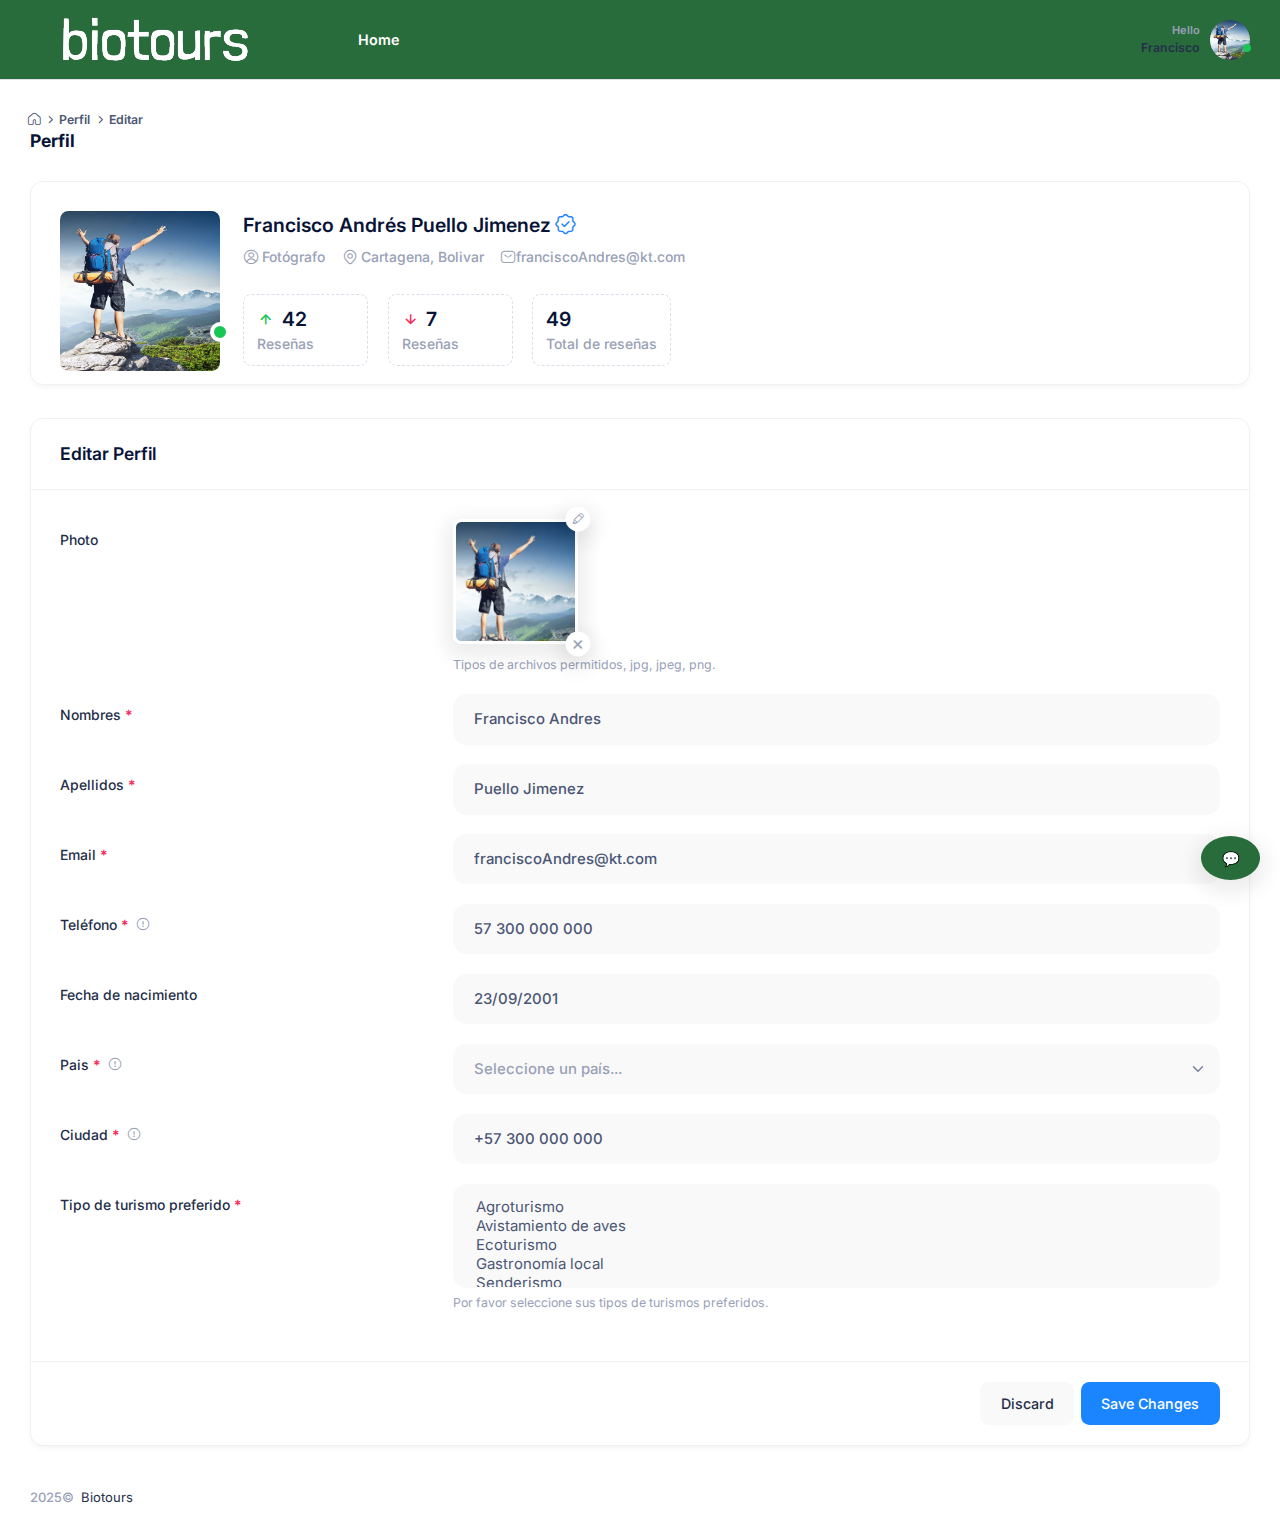
<file: editProfile.html>
<!DOCTYPE html>
<!--
Author: Keenthemes
Product Name: MetronicProduct Version: 8.3.1
Purchase: https://1.envato.market/EA4JP
Website: http://www.keenthemes.com
Contact: support@keenthemes.com
Follow: www.twitter.com/keenthemes
Dribbble: www.dribbble.com/keenthemes
Like: www.facebook.com/keenthemes
License: For each use you must have a valid license purchased only from above link in order to legally use the theme for your project.
-->
<html lang="en">
	<!--begin::Head-->
	<head>
		<title>Biotours</title>
		<meta charset="utf-8" />
		<link rel="shortcut icon" href="assets/media/logos/favicon.ico" />
		<link rel="stylesheet" href="https://fonts.googleapis.com/css?family=Inter:300,400,500,600,700" />
		<link href="assets/plugins/custom/datatables/datatables.bundle.css" rel="stylesheet" type="text/css" />
		<link href="assets/plugins/global/plugins.bundle.css" rel="stylesheet" type="text/css" />
		<link href="assets/css/style.bundle.css" rel="stylesheet" type="text/css" />
		<link href="assets/css/custom-styles.css" rel="stylesheet" type="text/css" />
	</head>
	<body id="kt_app_body" data-kt-app-header-fixed="true" data-kt-app-header-fixed-mobile="true" data-kt-app-sidebar-enabled="true" data-kt-app-sidebar-fixed="false" data-kt-app-sidebar-push-header="true" data-kt-app-sidebar-push-toolbar="true" data-kt-app-sidebar-push-footer="true" data-kt-app-toolbar-enabled="true" class="app-default">
		<!--begin::Theme mode setup on page load-->
		<script>var defaultThemeMode = "light"; var themeMode; if ( document.documentElement ) { if ( document.documentElement.hasAttribute("data-bs-theme-mode")) { themeMode = document.documentElement.getAttribute("data-bs-theme-mode"); } else { if ( localStorage.getItem("data-bs-theme") !== null ) { themeMode = localStorage.getItem("data-bs-theme"); } else { themeMode = defaultThemeMode; } } if (themeMode === "system") { themeMode = window.matchMedia("(prefers-color-scheme: dark)").matches ? "dark" : "light"; } document.documentElement.setAttribute("data-bs-theme", themeMode); }</script>
		<!--end::Theme mode setup on page load-->
		<!--begin::App-->
		<div class="d-flex flex-column flex-root app-root" id="kt_app_root">
			<!--begin::Page-->
			<div class="app-page flex-column flex-column-fluid" id="kt_app_page">
				<!--begin::Header-->
				<div id="kt_app_header" class="app-header">
				<!--begin::Header container-->
				<div class="app-container container-fluid d-flex align-items-stretch justify-content-between .feedPersonas bar"
					id="kt_app_header_container">
					<!--begin::Header logo-->
					<div class="app-header-logo d-flex align-items-center me-lg-20 gap-1 gap-lg-2">
						<!--begin::Logo image-->
						<a href="./resenias.html">
							<img alt="Logo" src="assets/media/logos/logo-biotours-transp.png" />
						</a>
						<!--end::Logo image-->
						<!--begin::Mobile toggle-->
						<div class="btn btn-icon btn-color-gray-500 btn-active-color-primary w-35px h-35px d-flex d-lg-none"
							id="kt_app_header_menu_toggle">
							<i class="ki-outline ki-abstract-14 lh-0 fs-1"></i>
						</div>
						<!--end::Mobile toggle-->
					</div>
					<!--end::Header logo-->
					<!--begin::Header wrapper-->
					<div class="d-flex align-items-stretch justify-content-between flex-lg-grow-1">
						<!--begin::Menu wrapper-->
						<div class="d-flex align-items-stretch" id="kt_app_header_menu_wrapper">
							<!--begin::Menu holder-->
							<div class="app-header-menu app-header-mobile-drawer align-items-stretch"
								data-kt-drawer="true" data-kt-drawer-name="app-header-menu"
								data-kt-drawer-activate="{default: true, lg: false}" data-kt-drawer-overlay="true"
								data-kt-drawer-width="{default:'200px', '300px': '250px'}"
								data-kt-drawer-direction="start" data-kt-drawer-toggle="#kt_app_header_menu_toggle"
								data-kt-swapper="true" data-kt-swapper-mode="prepend"
								data-kt-swapper-parent="{default: '#kt_app_body', lg: '#kt_app_header_menu_wrapper'}">
								<!--begin::Menu-->
								<div class="menu menu-rounded menu-column menu-lg-row menu-active-bg menu-title-gray-600 menu-state-gray-900 menu-arrow-gray-500 fw-semibold fw-semibold fs-6 align-items-stretch my-5 my-lg-0 px-2 px-lg-0"
									id="#kt_app_header_menu" data-kt-menu="true">
									<!--begin:Menu item-->
									<div 
										class="menu-item menu-here-bg menu-lg-down-accordion me-0 me-lg-2">
										<!--begin:Menu link-->
										<span class="menu-link">
											<a href="./searchActivities.html">
												<span class="menu-title" style="color: white;">Home</span>
											</a>
											<span class="menu-arrow d-lg-none"></span>
										</span>
										<!--end:Menu link-->
									</div>
									<!--end:Menu item-->
									<!--end:Menu item-->
								</div>
								<!--end::Menu-->
							</div>
							<!--end::Menu holder-->
						</div>
						<!--end::Menu wrapper-->
						<!--begin::Navbar-->
						<div class="app-navbar flex-shrink-0 gap-2 gap-lg-5">
							<!--begin::User menu-->
							<div class="app-navbar-item ms-lg-5" id="kt_header_user_menu_toggle">
								<!--begin::Menu wrapper-->
								<div class="d-flex align-items-center"
									data-kt-menu-trigger="{default: 'click', lg: 'hover'}" data-kt-menu-attach="parent"
									data-kt-menu-placement="bottom-end">
									<!--begin:Info-->
									<div class="text-end d-none d-sm-flex flex-column justify-content-center me-3">
										<span class="text-gray-500 fs-8 fw-bold">Hello</span>
										<a href="pages/user-profile/overview.html"
											class="text-gray-800 text-hover-primary fs-7 fw-bold d-block">Francisco</a>
									</div>
									<!--end:Info-->
									<!--begin::User-->
									<div class="cursor-pointer symbol symbol symbol-circle symbol-35px symbol-md-40px">
										<img class="" src="assets/media/avatars/300-32.jpeg" alt="user" />
										<div
											class="position-absolute translate-middle bottom-0 mb-1 start-100 ms-n1 bg-success rounded-circle h-8px w-8px">
										</div>
									</div>
									<!--end::User-->
								</div>
								<!--begin::User account menu-->
								<div class="menu menu-sub menu-sub-dropdown menu-column menu-rounded menu-gray-800 menu-state-bg menu-state-color fw-semibold py-4 fs-6 w-275px"
									data-kt-menu="true">
									<!--begin::Menu item-->
									<div class="menu-item px-3">
										<div class="menu-content d-flex align-items-center px-3">
											<!--begin::Avatar-->
											<div class="symbol symbol-50px me-5">
												<img alt="Logo" src="assets/media/avatars/300-32.jpeg" />
											</div>
											<!--end::Avatar-->
											<!--begin::Username-->
											<div class="d-flex flex-column">
												<div class="fw-bold d-flex align-items-center fs-5">Francisco
													<span
														class="badge badge-light-success fw-bold fs-8 px-2 py-1 ms-2">Pro</span>
												</div>
												<a href="#"
													class="fw-semibold text-muted text-hover-primary fs-7">ethan@kt.com</a>
											</div>
											<!--end::Username-->
										</div>
									</div>
									<!--end::Menu item-->
									<!--begin::Menu separator-->
									<div class="separator my-2"></div>
									<!--end::Menu separator-->
									<!--begin::Menu item-->
									<div class="menu-item px-5">
										<a href="profile.html" class="menu-link px-5">Mi Perfil</a>
									</div>
									<!--end::Menu item-->
									<!--begin::Menu separator-->
									<div class="separator my-2"></div>
									<!--end::Menu item-->
									<!--begin::Menu item-->
									<div class="menu-item px-5">
										<a href="./index.html"
											class="menu-link px-5">Cerrar Sesión</a>
									</div>
									<!--end::Menu item-->
								</div>
								<!--end::User account menu-->
								<!--end::Menu wrapper-->
							</div>
							<!--end::User menu-->
							<!--begin::Sidebar menu toggle-->
							<div class="app-navbar-item d-flex align-items-center d-lg-none me-n2">
								<a href="#"
									class="btn btn-icon btn-color-gray-500 btn-active-color-primary w-35px h-35px"
									id="kt_app_sidebar_mobile_toggle">
									<i class="ki-outline ki-row-vertical fs-1"></i>
								</a>
							</div>
							<!--end::Sidebar menu toggle-->
						</div>
						<!--end::Navbar-->
					</div>
					<!--end::Header wrapper-->
				</div>
				<!--end::Header container-->
			</div>
				<!--end::Header-->
				<!--begin::Wrapper-->
				<div class="app-wrapper d-flex flex-column flex-column-fluid" id="kt_app_wrapper">
					<!--begin::Wrapper container-->
					<div class="app-container container-fluid d-flex flex-row-fluid">
						<!--begin::Sidebar-->
						<!--end::Sidebar-->
						<!--begin::Main-->
						<div class="app-main flex-column flex-row-fluid" id="kt_app_main">
							<!--begin::Content wrapper-->
							<div class="d-flex flex-column flex-column-fluid">
								<!--begin::Toolbar-->
								<div id="kt_app_toolbar" class="app-toolbar pt-7 pt-lg-10">
									<!--begin::Toolbar wrapper-->
									<div class="app-toolbar-wrapper d-flex flex-stack flex-wrap gap-4 w-100">
										<!--begin::Page title-->
										<div class="page-title d-flex flex-column justify-content-center gap-1 me-3">
											<!--begin::Breadcrumb-->
											<ul class="breadcrumb breadcrumb-separatorless fw-semibold fs-7">
												<!--begin::Item-->
												<li class="breadcrumb-item text-gray-700 fw-bold lh-1 mx-n1">
													<a href="index.html" class="text-hover-primary">
														<i class="ki-outline ki-home text-gray-700 fs-6"></i>
													</a>
												</li>
												<!--end::Item-->
												<!--begin::Item-->
												<li class="breadcrumb-item">
													<i class="ki-outline ki-right fs-7 text-gray-700"></i>
												</li>
												<!--end::Item-->
												<!--begin::Item-->
												<li class="breadcrumb-item text-gray-700 fw-bold lh-1 mx-n1">Perfil</li>
												<li class="breadcrumb-item">
													<i class="ki-outline ki-right fs-7 text-gray-700"></i>
												</li>
												<li class="breadcrumb-item text-gray-700 fw-bold lh-1 mx-n1">Editar</li>
												<!--end::Item-->
											</ul>
											<!--end::Breadcrumb-->
											<!--begin::Title-->
											<h1 class="page-heading d-flex flex-column justify-content-center text-gray-900 fw-bolder fs-3 m-0">Perfil</h1>
											<!--end::Title-->
										</div>
										<!--end::Page title-->
									</div>
									<!--end::Toolbar wrapper-->
								</div>
								<!--end::Toolbar-->
								<!--begin::Content-->
								<div id="kt_app_content" class="app-content flex-column-fluid">
									<!--begin::Navbar-->
									<div class="card mb-5 mb-xl-10">
										<div class="card-body pt-9 pb-0">
											<!--begin::Details-->
											<div class="d-flex flex-wrap flex-sm-nowrap">
												<!--begin: Pic-->
												<div class="me-7 mb-4">
													<div class="symbol symbol-100px symbol-lg-160px symbol-fixed position-relative">
														<img src="assets/media/avatars/300-32.jpeg" alt="image" />
														<div class="position-absolute translate-middle bottom-0 start-100 mb-6 bg-success rounded-circle border border-4 border-body h-20px w-20px"></div>
													</div>
												</div>
												<!--end::Pic-->
												<!--begin::Info-->
												<div class="flex-grow-1">
													<!--begin::Title-->
													<div class="d-flex justify-content-between align-items-start flex-wrap mb-2">
														<!--begin::User-->
														<div class="d-flex flex-column">
															<!--begin::Name-->
															<div class="d-flex align-items-center mb-2">
																<a href="#" class="text-gray-900 text-hover-primary fs-2 fw-bold me-1">Francisco Andrés Puello Jimenez</a>
																<a href="#">
																	<i class="ki-outline ki-verify fs-1 text-primary"></i>
																</a>
															</div>
															<!--end::Name-->
															<!--begin::Info-->
															<div class="d-flex flex-wrap fw-semibold fs-6 mb-4 pe-2">
																<a href="#" class="d-flex align-items-center text-gray-500 text-hover-primary me-5 mb-2">
																<i class="ki-outline ki-profile-circle fs-4 me-1"></i>Fotógrafo</a>
																<a href="#" class="d-flex align-items-center text-gray-500 text-hover-primary me-5 mb-2">
																<i class="ki-outline ki-geolocation fs-4 me-1"></i>Cartagena, Bolivar</a>
																<a href="#" class="d-flex align-items-center text-gray-500 text-hover-primary mb-2">
																<i class="ki-outline ki-sms fs-4"></i>franciscoAndres@kt.com</a>
															</div>
															<!--end::Info-->
														</div>
													</div>
													<!--end::Title-->
													<!--begin::Stats-->
													<div class="d-flex flex-wrap flex-stack">
														<!--begin::Wrapper-->
														<div class="d-flex flex-column flex-grow-1 pe-8">
															<!--begin::Stats-->
															<div class="d-flex flex-wrap">
																<!--begin::Stat-->
																<div class="border border-gray-300 border-dashed rounded min-w-125px py-3 px-4 me-6 mb-3">
																	<!--begin::Number-->
																	<div class="d-flex align-items-center">
																		<i class="ki-outline ki-arrow-up fs-3 text-success me-2"></i>
																		<div class="fs-2 fw-bold" data-kt-countup="true" data-kt-countup-value="45">0</div>
																	</div>
																	<!--end::Number-->
																	<!--begin::Label-->
																	<div class="fw-semibold fs-6 text-gray-500">Reseñas</div>
																	<!--end::Label-->
																</div>
																<!--end::Stat-->
																<!--begin::Stat-->
																<div class="border border-gray-300 border-dashed rounded min-w-125px py-3 px-4 me-6 mb-3">
																	<!--begin::Number-->
																	<div class="d-flex align-items-center">
																		<i class="ki-outline ki-arrow-down fs-3 text-danger me-2"></i>
																		<div class="fs-2 fw-bold" data-kt-countup="true" data-kt-countup-value="8">0</div>
																	</div>
																	<!--end::Number-->
																	<!--begin::Label-->
																	<div class="fw-semibold fs-6 text-gray-500">Reseñas</div>
																	<!--end::Label-->
																</div>
																<!--end::Stat-->
																<!--begin::Stat-->
																<div class="border border-gray-300 border-dashed rounded min-w-125px py-3 px-4 me-6 mb-3">
																	<!--begin::Number-->
																	<div class="d-flex align-items-center">
																		<div class="fs-2 fw-bold" data-kt-countup="true" data-kt-countup-value="53">0</div>
																	</div>
																	<!--end::Number-->
																	<!--begin::Label-->
																	<div class="fw-semibold fs-6 text-gray-500">Total de reseñas</div>
																	<!--end::Label-->
																</div>
																<!--end::Stat-->
															</div>
															<!--end::Stats-->
														</div>
														<!--end::Wrapper-->
														<!--end::Progress-->
													</div>
													<!--end::Stats-->
												</div>
												<!--end::Info-->
											</div>
											<!--end::Details-->
											<!--begin::Navs-->
											<!--begin::Navs-->
										</div>
									</div>
									<!--end::Navbar-->
									<!--begin::details View-->
									<div class="card mb-5 mb-xl-10">
										<!--begin::Card header-->
										<div class="card-header border-0 cursor-pointer" role="button" data-bs-toggle="collapse" data-bs-target="#kt_account_profile_details" aria-expanded="true" aria-controls="kt_account_profile_details">
											<!--begin::Card title-->
											<div class="card-title m-0">
												<h3 class="fw-bold m-0">Editar Perfil</h3>
											</div>
											<!--end::Card title-->
										</div>
										<!--begin::Card header-->
										<!--begin::Content-->
										<div id="kt_account_settings_profile_details" class="collapse show">
											<!--begin::Form-->
											<form id="kt_account_profile_details_form" class="form">
												<!--begin::Card body-->
												<div class="card-body border-top p-9">
													<!--begin::Input group-->
													<div class="row mb-6">
														<!--begin::Label-->
														<label class="col-lg-4 col-form-label fw-semibold fs-6">Photo</label>
														<!--end::Label-->
														<!--begin::Col-->
														<div class="col-lg-8">
															<!--begin::Image input-->
															<div class="image-input image-input-outline" data-kt-image-input="true" style="background-image: url('assets/media/svg/avatars/blank.svg')">
																<!--begin::Preview existing avatar-->
																<div class="image-input-wrapper w-125px h-125px" style="background-image: url(assets/media/avatars/300-32.jpeg)"></div>
																<!--end::Preview existing avatar-->
																<!--begin::Label-->
																<label class="btn btn-icon btn-circle btn-active-color-primary w-25px h-25px bg-body shadow" data-kt-image-input-action="change" data-bs-toggle="tooltip" title="Change avatar">
																	<i class="ki-outline ki-pencil fs-7"></i>
																	<!--begin::Inputs-->
																	<input type="file" name="avatar" accept=".png, .jpg, .jpeg" />
																	<input type="hidden" name="avatar_remove" />
																	<!--end::Inputs-->
																</label>
																<!--end::Label-->
																<!--begin::Cancel-->
																<span class="btn btn-icon btn-circle btn-active-color-primary w-25px h-25px bg-body shadow" data-kt-image-input-action="cancel" data-bs-toggle="tooltip" title="Cancel avatar">
																	<i class="ki-outline ki-cross fs-2"></i>
																</span>
																<!--end::Cancel-->
																<!--begin::Remove-->
																<span class="btn btn-icon btn-circle btn-active-color-primary w-25px h-25px bg-body shadow" data-kt-image-input-action="remove" data-bs-toggle="tooltip" title="Remove avatar">
																	<i class="ki-outline ki-cross fs-2"></i>
																</span>
																<!--end::Remove-->
															</div>
															<!--end::Image input-->
															<!--begin::Hint-->
															<div class="form-text">Tipos de archivos permitidos, jpg, jpeg, png.</div>
															<!--end::Hint-->
														</div>
														<!--end::Col-->
													</div>
													<!--end::Input group-->
													<!--begin::Input group-->
													<div class="row mb-6">
														<!--begin::Label-->
														<label class="col-lg-4 col-form-label required fw-semibold fs-6">Nombres</label>
														<!--end::Label-->
														<!--begin::Col-->
														<div class="col-lg-8">
															<!--begin::Row-->
															<div class="row">
																<!--begin::Col-->
																<div class="col-lg-12 fv-row">
																	<input type="text" name="fname" class="form-control form-control-lg form-control-solid mb-3 mb-lg-0" placeholder="First name" value="Francisco Andres" />
																</div>
																<!--end::Col-->
																<!--end::Col-->
															</div>
															<!--end::Row-->
														</div>
														<!--end::Col-->
													</div>
													<div class="row mb-6">
														<!--begin::Label-->
														<label class="col-lg-4 col-form-label required fw-semibold fs-6">Apellidos</label>
														<!--end::Label-->
														<!--begin::Col-->
														<div class="col-lg-8">
															<!--begin::Row-->
															<div class="row">
																<!--begin::Col-->
																<div class="col-lg-12 fv-row">
																	<input type="text" name="fname" class="form-control form-control-lg form-control-solid mb-3 mb-lg-0" placeholder="First name" value="Puello Jimenez" />
																</div>
																<!--end::Col-->
																<!--end::Col-->
															</div>
															<!--end::Row-->
														</div>
														<!--end::Col-->
													</div>
													<!--end::Input group-->
													<!--begin::Input group-->
													<div class="row mb-6">
														<!--begin::Label-->
														<label class="col-lg-4 col-form-label required fw-semibold fs-6">Email</label>
														<!--end::Label-->
														<!--begin::Col-->
														<div class="col-lg-8 fv-row">
															<input type="text" name="company" class="form-control form-control-lg form-control-solid" placeholder="franciscoAndres@kt.com" value="franciscoAndres@kt.com" />
														</div>
														<!--end::Col-->
													</div>
													<!--end::Input group-->
													<!--begin::Input group-->
													<div class="row mb-6">
														<!--begin::Label-->
														<label class="col-lg-4 col-form-label fw-semibold fs-6">
															<span class="required">Teléfono</span>
															<span class="ms-1" data-bs-toggle="tooltip" title="El número de teléfono debe estar activo">
																<i class="ki-outline ki-information-5 text-gray-500 fs-6"></i>
															</span>
														</label>
														<!--end::Label-->
														<!--begin::Col-->
														<div class="col-lg-8 fv-row">
															<input type="tel" name="phone" class="form-control form-control-lg form-control-solid" placeholder="Phone number" value="57 300 000 000" />
														</div>
														<!--end::Col-->
													</div>
													<!--end::Input group-->
													<!--begin::Input group-->
													<div class="row mb-6">
														<!--begin::Label-->
														<label class="col-lg-4 col-form-label fw-semibold fs-6">Fecha de nacimiento</label>
														<!--end::Label-->
														<!--begin::Col-->
														<div class="col-lg-8 fv-row">
															<input type="text" name="website" class="form-control form-control-lg form-control-solid" placeholder="01/01/0001" value="23/09/2001" />
														</div>
														<!--end::Col-->
													</div>
													<!--end::Input group-->
													<!--begin::Input group-->
													<div class="row mb-6">
														<!--begin::Label-->
														<label class="col-lg-4 col-form-label fw-semibold fs-6">
															<span class="required">Pais</span>
															<span class="ms-1" data-bs-toggle="tooltip" title="País de origen">
																<i class="ki-outline ki-information-5 text-gray-500 fs-6"></i>
															</span>
														</label>
														<!--end::Label-->
														<!--begin::Col-->
														<div class="col-lg-8 fv-row">
															<select name="country" aria-label="Seleccione un país" data-control="select2" data-placeholder="Seleccione un país..." class="form-select form-select-solid form-select-lg fw-semibold">
																<option value="">Seleccione un país...</option>
																<option data-kt-flag="flags/afghanistan.svg" value="AF">Afghanistan</option>
																<option data-kt-flag="flags/aland-islands.svg" value="AX">Aland Islands</option>
																<option data-kt-flag="flags/albania.svg" value="AL">Albania</option>
																<option data-kt-flag="flags/algeria.svg" value="DZ">Algeria</option>
																<option data-kt-flag="flags/american-samoa.svg" value="AS">American Samoa</option>
																<option data-kt-flag="flags/andorra.svg" value="AD">Andorra</option>
																<option data-kt-flag="flags/angola.svg" value="AO">Angola</option>
																<option data-kt-flag="flags/anguilla.svg" value="AI">Anguilla</option>
																<option data-kt-flag="flags/antigua-and-barbuda.svg" value="AG">Antigua and Barbuda</option>
																<option data-kt-flag="flags/argentina.svg" value="AR">Argentina</option>
																<option data-kt-flag="flags/armenia.svg" value="AM">Armenia</option>
																<option data-kt-flag="flags/aruba.svg" value="AW">Aruba</option>
																<option data-kt-flag="flags/australia.svg" value="AU">Australia</option>
																<option data-kt-flag="flags/austria.svg" value="AT">Austria</option>
																<option data-kt-flag="flags/azerbaijan.svg" value="AZ">Azerbaijan</option>
																<option data-kt-flag="flags/bahamas.svg" value="BS">Bahamas</option>
																<option data-kt-flag="flags/bahrain.svg" value="BH">Bahrain</option>
																<option data-kt-flag="flags/bangladesh.svg" value="BD">Bangladesh</option>
																<option data-kt-flag="flags/barbados.svg" value="BB">Barbados</option>
																<option data-kt-flag="flags/belarus.svg" value="BY">Belarus</option>
																<option data-kt-flag="flags/belgium.svg" value="BE">Belgium</option>
																<option data-kt-flag="flags/belize.svg" value="BZ">Belize</option>
																<option data-kt-flag="flags/benin.svg" value="BJ">Benin</option>
																<option data-kt-flag="flags/bermuda.svg" value="BM">Bermuda</option>
																<option data-kt-flag="flags/bhutan.svg" value="BT">Bhutan</option>
																<option data-kt-flag="flags/bolivia.svg" value="BO">Bolivia, Plurinational State of</option>
																<option data-kt-flag="flags/bonaire.svg" value="BQ">Bonaire, Sint Eustatius and Saba</option>
																<option data-kt-flag="flags/bosnia-and-herzegovina.svg" value="BA">Bosnia and Herzegovina</option>
																<option data-kt-flag="flags/botswana.svg" value="BW">Botswana</option>
																<option data-kt-flag="flags/brazil.svg" value="BR">Brazil</option>
																<option data-kt-flag="flags/british-indian-ocean-territory.svg" value="IO">British Indian Ocean Territory</option>
																<option data-kt-flag="flags/brunei.svg" value="BN">Brunei Darussalam</option>
																<option data-kt-flag="flags/bulgaria.svg" value="BG">Bulgaria</option>
																<option data-kt-flag="flags/burkina-faso.svg" value="BF">Burkina Faso</option>
																<option data-kt-flag="flags/burundi.svg" value="BI">Burundi</option>
																<option data-kt-flag="flags/cambodia.svg" value="KH">Cambodia</option>
																<option data-kt-flag="flags/cameroon.svg" value="CM">Cameroon</option>
																<option data-kt-flag="flags/canada.svg" value="CA">Canada</option>
																<option data-kt-flag="flags/cape-verde.svg" value="CV">Cape Verde</option>
																<option data-kt-flag="flags/cayman-islands.svg" value="KY">Cayman Islands</option>
																<option data-kt-flag="flags/central-african-republic.svg" value="CF">Central African Republic</option>
																<option data-kt-flag="flags/chad.svg" value="TD">Chad</option>
																<option data-kt-flag="flags/chile.svg" value="CL">Chile</option>
																<option data-kt-flag="flags/china.svg" value="CN">China</option>
																<option data-kt-flag="flags/christmas-island.svg" value="CX">Christmas Island</option>
																<option data-kt-flag="flags/cocos-island.svg" value="CC">Cocos (Keeling) Islands</option>
																<option data-kt-flag="flags/colombia.svg" value="CO">Colombia</option>
																<option data-kt-flag="flags/comoros.svg" value="KM">Comoros</option>
																<option data-kt-flag="flags/cook-islands.svg" value="CK">Cook Islands</option>
																<option data-kt-flag="flags/costa-rica.svg" value="CR">Costa Rica</option>
																<option data-kt-flag="flags/ivory-coast.svg" value="CI">Côte d'Ivoire</option>
																<option data-kt-flag="flags/croatia.svg" value="HR">Croatia</option>
																<option data-kt-flag="flags/cuba.svg" value="CU">Cuba</option>
																<option data-kt-flag="flags/curacao.svg" value="CW">Curaçao</option>
																<option data-kt-flag="flags/czech-republic.svg" value="CZ">Czech Republic</option>
																<option data-kt-flag="flags/denmark.svg" value="DK">Denmark</option>
																<option data-kt-flag="flags/djibouti.svg" value="DJ">Djibouti</option>
																<option data-kt-flag="flags/dominica.svg" value="DM">Dominica</option>
																<option data-kt-flag="flags/dominican-republic.svg" value="DO">Dominican Republic</option>
																<option data-kt-flag="flags/ecuador.svg" value="EC">Ecuador</option>
																<option data-kt-flag="flags/egypt.svg" value="EG">Egypt</option>
																<option data-kt-flag="flags/el-salvador.svg" value="SV">El Salvador</option>
																<option data-kt-flag="flags/equatorial-guinea.svg" value="GQ">Equatorial Guinea</option>
																<option data-kt-flag="flags/eritrea.svg" value="ER">Eritrea</option>
																<option data-kt-flag="flags/estonia.svg" value="EE">Estonia</option>
																<option data-kt-flag="flags/ethiopia.svg" value="ET">Ethiopia</option>
																<option data-kt-flag="flags/falkland-islands.svg" value="FK">Falkland Islands (Malvinas)</option>
																<option data-kt-flag="flags/fiji.svg" value="FJ">Fiji</option>
																<option data-kt-flag="flags/finland.svg" value="FI">Finland</option>
																<option data-kt-flag="flags/france.svg" value="FR">France</option>
																<option data-kt-flag="flags/french-polynesia.svg" value="PF">French Polynesia</option>
																<option data-kt-flag="flags/gabon.svg" value="GA">Gabon</option>
																<option data-kt-flag="flags/gambia.svg" value="GM">Gambia</option>
																<option data-kt-flag="flags/georgia.svg" value="GE">Georgia</option>
																<option data-kt-flag="flags/germany.svg" value="DE">Germany</option>
																<option data-kt-flag="flags/ghana.svg" value="GH">Ghana</option>
																<option data-kt-flag="flags/gibraltar.svg" value="GI">Gibraltar</option>
																<option data-kt-flag="flags/greece.svg" value="GR">Greece</option>
																<option data-kt-flag="flags/greenland.svg" value="GL">Greenland</option>
																<option data-kt-flag="flags/grenada.svg" value="GD">Grenada</option>
																<option data-kt-flag="flags/guam.svg" value="GU">Guam</option>
																<option data-kt-flag="flags/guatemala.svg" value="GT">Guatemala</option>
																<option data-kt-flag="flags/guernsey.svg" value="GG">Guernsey</option>
																<option data-kt-flag="flags/guinea.svg" value="GN">Guinea</option>
																<option data-kt-flag="flags/guinea-bissau.svg" value="GW">Guinea-Bissau</option>
																<option data-kt-flag="flags/haiti.svg" value="HT">Haiti</option>
																<option data-kt-flag="flags/vatican-city.svg" value="VA">Holy See (Vatican City State)</option>
																<option data-kt-flag="flags/honduras.svg" value="HN">Honduras</option>
																<option data-kt-flag="flags/hong-kong.svg" value="HK">Hong Kong</option>
																<option data-kt-flag="flags/hungary.svg" value="HU">Hungary</option>
																<option data-kt-flag="flags/iceland.svg" value="IS">Iceland</option>
																<option data-kt-flag="flags/india.svg" value="IN">India</option>
																<option data-kt-flag="flags/indonesia.svg" value="ID">Indonesia</option>
																<option data-kt-flag="flags/iran.svg" value="IR">Iran, Islamic Republic of</option>
																<option data-kt-flag="flags/iraq.svg" value="IQ">Iraq</option>
																<option data-kt-flag="flags/ireland.svg" value="IE">Ireland</option>
																<option data-kt-flag="flags/isle-of-man.svg" value="IM">Isle of Man</option>
																<option data-kt-flag="flags/israel.svg" value="IL">Israel</option>
																<option data-kt-flag="flags/italy.svg" value="IT">Italy</option>
																<option data-kt-flag="flags/jamaica.svg" value="JM">Jamaica</option>
																<option data-kt-flag="flags/japan.svg" value="JP">Japan</option>
																<option data-kt-flag="flags/jersey.svg" value="JE">Jersey</option>
																<option data-kt-flag="flags/jordan.svg" value="JO">Jordan</option>
																<option data-kt-flag="flags/kazakhstan.svg" value="KZ">Kazakhstan</option>
																<option data-kt-flag="flags/kenya.svg" value="KE">Kenya</option>
																<option data-kt-flag="flags/kiribati.svg" value="KI">Kiribati</option>
																<option data-kt-flag="flags/north-korea.svg" value="KP">Korea, Democratic People's Republic of</option>
																<option data-kt-flag="flags/kuwait.svg" value="KW">Kuwait</option>
																<option data-kt-flag="flags/kyrgyzstan.svg" value="KG">Kyrgyzstan</option>
																<option data-kt-flag="flags/laos.svg" value="LA">Lao People's Democratic Republic</option>
																<option data-kt-flag="flags/latvia.svg" value="LV">Latvia</option>
																<option data-kt-flag="flags/lebanon.svg" value="LB">Lebanon</option>
																<option data-kt-flag="flags/lesotho.svg" value="LS">Lesotho</option>
																<option data-kt-flag="flags/liberia.svg" value="LR">Liberia</option>
																<option data-kt-flag="flags/libya.svg" value="LY">Libya</option>
																<option data-kt-flag="flags/liechtenstein.svg" value="LI">Liechtenstein</option>
																<option data-kt-flag="flags/lithuania.svg" value="LT">Lithuania</option>
																<option data-kt-flag="flags/luxembourg.svg" value="LU">Luxembourg</option>
																<option data-kt-flag="flags/macao.svg" value="MO">Macao</option>
																<option data-kt-flag="flags/madagascar.svg" value="MG">Madagascar</option>
																<option data-kt-flag="flags/malawi.svg" value="MW">Malawi</option>
																<option data-kt-flag="flags/malaysia.svg" value="MY">Malaysia</option>
																<option data-kt-flag="flags/maldives.svg" value="MV">Maldives</option>
																<option data-kt-flag="flags/mali.svg" value="ML">Mali</option>
																<option data-kt-flag="flags/malta.svg" value="MT">Malta</option>
																<option data-kt-flag="flags/marshall-island.svg" value="MH">Marshall Islands</option>
																<option data-kt-flag="flags/martinique.svg" value="MQ">Martinique</option>
																<option data-kt-flag="flags/mauritania.svg" value="MR">Mauritania</option>
																<option data-kt-flag="flags/mauritius.svg" value="MU">Mauritius</option>
																<option data-kt-flag="flags/mexico.svg" value="MX">Mexico</option>
																<option data-kt-flag="flags/micronesia.svg" value="FM">Micronesia, Federated States of</option>
																<option data-kt-flag="flags/moldova.svg" value="MD">Moldova, Republic of</option>
																<option data-kt-flag="flags/monaco.svg" value="MC">Monaco</option>
																<option data-kt-flag="flags/mongolia.svg" value="MN">Mongolia</option>
																<option data-kt-flag="flags/montenegro.svg" value="ME">Montenegro</option>
																<option data-kt-flag="flags/montserrat.svg" value="MS">Montserrat</option>
																<option data-kt-flag="flags/morocco.svg" value="MA">Morocco</option>
																<option data-kt-flag="flags/mozambique.svg" value="MZ">Mozambique</option>
																<option data-kt-flag="flags/myanmar.svg" value="MM">Myanmar</option>
																<option data-kt-flag="flags/namibia.svg" value="NA">Namibia</option>
																<option data-kt-flag="flags/nauru.svg" value="NR">Nauru</option>
																<option data-kt-flag="flags/nepal.svg" value="NP">Nepal</option>
																<option data-kt-flag="flags/netherlands.svg" value="NL">Netherlands</option>
																<option data-kt-flag="flags/new-zealand.svg" value="NZ">New Zealand</option>
																<option data-kt-flag="flags/nicaragua.svg" value="NI">Nicaragua</option>
																<option data-kt-flag="flags/niger.svg" value="NE">Niger</option>
																<option data-kt-flag="flags/nigeria.svg" value="NG">Nigeria</option>
																<option data-kt-flag="flags/niue.svg" value="NU">Niue</option>
																<option data-kt-flag="flags/norfolk-island.svg" value="NF">Norfolk Island</option>
																<option data-kt-flag="flags/northern-mariana-islands.svg" value="MP">Northern Mariana Islands</option>
																<option data-kt-flag="flags/norway.svg" value="NO">Norway</option>
																<option data-kt-flag="flags/oman.svg" value="OM">Oman</option>
																<option data-kt-flag="flags/pakistan.svg" value="PK">Pakistan</option>
																<option data-kt-flag="flags/palau.svg" value="PW">Palau</option>
																<option data-kt-flag="flags/palestine.svg" value="PS">Palestinian Territory, Occupied</option>
																<option data-kt-flag="flags/panama.svg" value="PA">Panama</option>
																<option data-kt-flag="flags/papua-new-guinea.svg" value="PG">Papua New Guinea</option>
																<option data-kt-flag="flags/paraguay.svg" value="PY">Paraguay</option>
																<option data-kt-flag="flags/peru.svg" value="PE">Peru</option>
																<option data-kt-flag="flags/philippines.svg" value="PH">Philippines</option>
																<option data-kt-flag="flags/poland.svg" value="PL">Poland</option>
																<option data-kt-flag="flags/portugal.svg" value="PT">Portugal</option>
																<option data-kt-flag="flags/puerto-rico.svg" value="PR">Puerto Rico</option>
																<option data-kt-flag="flags/qatar.svg" value="QA">Qatar</option>
																<option data-kt-flag="flags/romania.svg" value="RO">Romania</option>
																<option data-kt-flag="flags/russia.svg" value="RU">Russian Federation</option>
																<option data-kt-flag="flags/rwanda.svg" value="RW">Rwanda</option>
																<option data-kt-flag="flags/st-barts.svg" value="BL">Saint Barthélemy</option>
																<option data-kt-flag="flags/saint-kitts-and-nevis.svg" value="KN">Saint Kitts and Nevis</option>
																<option data-kt-flag="flags/st-lucia.svg" value="LC">Saint Lucia</option>
																<option data-kt-flag="flags/sint-maarten.svg" value="MF">Saint Martin (French part)</option>
																<option data-kt-flag="flags/st-vincent-and-the-grenadines.svg" value="VC">Saint Vincent and the Grenadines</option>
																<option data-kt-flag="flags/samoa.svg" value="WS">Samoa</option>
																<option data-kt-flag="flags/san-marino.svg" value="SM">San Marino</option>
																<option data-kt-flag="flags/sao-tome-and-prince.svg" value="ST">Sao Tome and Principe</option>
																<option data-kt-flag="flags/saudi-arabia.svg" value="SA">Saudi Arabia</option>
																<option data-kt-flag="flags/senegal.svg" value="SN">Senegal</option>
																<option data-kt-flag="flags/serbia.svg" value="RS">Serbia</option>
																<option data-kt-flag="flags/seychelles.svg" value="SC">Seychelles</option>
																<option data-kt-flag="flags/sierra-leone.svg" value="SL">Sierra Leone</option>
																<option data-kt-flag="flags/singapore.svg" value="SG">Singapore</option>
																<option data-kt-flag="flags/sint-maarten.svg" value="SX">Sint Maarten (Dutch part)</option>
																<option data-kt-flag="flags/slovakia.svg" value="SK">Slovakia</option>
																<option data-kt-flag="flags/slovenia.svg" value="SI">Slovenia</option>
																<option data-kt-flag="flags/solomon-islands.svg" value="SB">Solomon Islands</option>
																<option data-kt-flag="flags/somalia.svg" value="SO">Somalia</option>
																<option data-kt-flag="flags/south-africa.svg" value="ZA">South Africa</option>
																<option data-kt-flag="flags/south-korea.svg" value="KR">South Korea</option>
																<option data-kt-flag="flags/south-sudan.svg" value="SS">South Sudan</option>
																<option data-kt-flag="flags/spain.svg" value="ES">Spain</option>
																<option data-kt-flag="flags/sri-lanka.svg" value="LK">Sri Lanka</option>
																<option data-kt-flag="flags/sudan.svg" value="SD">Sudan</option>
																<option data-kt-flag="flags/suriname.svg" value="SR">Suriname</option>
																<option data-kt-flag="flags/swaziland.svg" value="SZ">Swaziland</option>
																<option data-kt-flag="flags/sweden.svg" value="SE">Sweden</option>
																<option data-kt-flag="flags/switzerland.svg" value="CH">Switzerland</option>
																<option data-kt-flag="flags/syria.svg" value="SY">Syrian Arab Republic</option>
																<option data-kt-flag="flags/taiwan.svg" value="TW">Taiwan, Province of China</option>
																<option data-kt-flag="flags/tajikistan.svg" value="TJ">Tajikistan</option>
																<option data-kt-flag="flags/tanzania.svg" value="TZ">Tanzania, United Republic of</option>
																<option data-kt-flag="flags/thailand.svg" value="TH">Thailand</option>
																<option data-kt-flag="flags/togo.svg" value="TG">Togo</option>
																<option data-kt-flag="flags/tokelau.svg" value="TK">Tokelau</option>
																<option data-kt-flag="flags/tonga.svg" value="TO">Tonga</option>
																<option data-kt-flag="flags/trinidad-and-tobago.svg" value="TT">Trinidad and Tobago</option>
																<option data-kt-flag="flags/tunisia.svg" value="TN">Tunisia</option>
																<option data-kt-flag="flags/turkey.svg" value="TR">Turkey</option>
																<option data-kt-flag="flags/turkmenistan.svg" value="TM">Turkmenistan</option>
																<option data-kt-flag="flags/turks-and-caicos.svg" value="TC">Turks and Caicos Islands</option>
																<option data-kt-flag="flags/tuvalu.svg" value="TV">Tuvalu</option>
																<option data-kt-flag="flags/uganda.svg" value="UG">Uganda</option>
																<option data-kt-flag="flags/ukraine.svg" value="UA">Ukraine</option>
																<option data-kt-flag="flags/united-arab-emirates.svg" value="AE">United Arab Emirates</option>
																<option data-kt-flag="flags/united-kingdom.svg" value="GB">United Kingdom</option>
																<option data-kt-flag="flags/united-states.svg" value="US">United States</option>
																<option data-kt-flag="flags/uruguay.svg" value="UY">Uruguay</option>
																<option data-kt-flag="flags/uzbekistan.svg" value="UZ">Uzbekistan</option>
																<option data-kt-flag="flags/vanuatu.svg" value="VU">Vanuatu</option>
																<option data-kt-flag="flags/venezuela.svg" value="VE">Venezuela, Bolivarian Republic of</option>
																<option data-kt-flag="flags/vietnam.svg" value="VN">Vietnam</option>
																<option data-kt-flag="flags/virgin-islands.svg" value="VI">Virgin Islands</option>
																<option data-kt-flag="flags/yemen.svg" value="YE">Yemen</option>
																<option data-kt-flag="flags/zambia.svg" value="ZM">Zambia</option>
																<option data-kt-flag="flags/zimbabwe.svg" value="ZW">Zimbabwe</option>
															</select>
														</div>
														<!--end::Col-->
													</div>
													<div class="row mb-6">
														<!--begin::Label-->
														<label class="col-lg-4 col-form-label fw-semibold fs-6">
															<span class="required">Ciudad</span>
															<span class="ms-1" data-bs-toggle="tooltip" title="Ciudad de origen">
																<i class="ki-outline ki-information-5 text-gray-500 fs-6"></i>
															</span>
														</label>
														<div class="col-lg-8 fv-row">
															<input type="text" name="company" class="form-control form-control-lg form-control-solid" placeholder="+57 300 000 000" value="+57 300 000 000" />
														</div>
													</div>
													<!--end::Input group-->
													<!--begin::Input group-->
													<div class="row mb-6">
														<!--begin::Label-->
														<label class="col-lg-4 col-form-label required fw-semibold fs-6">Tipo de turismo preferido</label>
														<!--end::Label-->
														<!--begin::Col-->
														<div class="col-lg-8 fv-row">
															<select name="tipo_turismo_preferido"
																class="form-select form-select-lg form-select-solid" multiple>
																<!-- Opciones dinámicas desde catálogo -->
																<option value="1">Agroturismo</option>
																<option value="2">Avistamiento de aves</option>
																<option value="3">Ecoturismo</option>
																<option value="4">Gastronomía local</option>
																<option value="5">Senderismo</option>
																<option value="6">Voluntariado ecológico</option>
															</select>
															<!--end::Input-->
															<!--begin::Hint-->
															<div class="form-text">Por favor seleccione sus tipos de turismos preferidos.</div>
															<!--end::Hint-->
														</div>
														<!--end::Col-->
													</div>
													<!--end::Input group-->
													<!--end::Input group-->
													<!--end::Input group-->
												</div>
												<!--end::Card body-->
												<!--begin::Actions-->
												<div class="card-footer d-flex justify-content-end py-6 px-9">
													<button type="reset" class="btn btn-light btn-active-light-primary me-2">Discard</button>
													<button type="submit" class="btn btn-primary" id="kt_account_profile_details_submit">Save Changes</button>
												</div>
												<!--end::Actions-->
											</form>
											<!--end::Form-->
										</div>
										<!--end::Content-->
									</div>
									<!--end::details View-->
								</div>
								<!--end::Content-->
							</div>
							<!--end::Content wrapper-->
							<!--begin::Footer-->
							<div id="kt_app_footer" class="app-footer d-flex flex-column flex-md-row flex-center flex-md-stack py-3">
								<!--begin::Copyright-->
								<div class="text-gray-900 order-2 order-md-1">
									<span class="text-muted fw-semibold me-1">2025&copy;</span>
									<a href="https://biotours.co/" target="_blank" class="text-gray-800 text-hover-primary">Biotours</a>
								</div>
								<!--end::Copyright-->
								<!--end::Menu-->
							</div>
							<!--end::Footer-->
						</div>
						<!--end:::Main-->
					</div>
					<!--end::Wrapper container-->
				</div>
				<!--end::Wrapper-->
			</div>
			<!--end::Page-->
		</div>
		<!-- Botón flotante -->
			<button id="chatToggleBtn" class="btn rounded-circle shadow" style="position: fixed; bottom: 20px; right: 20px; z-index: 1055; background: #286c3c;">
			💬
			</button>

			<!-- Ventana de Chat -->
			<div id="chatWindow" class="card shadow" style="width: 300px; position: fixed; bottom: 80px; right: 20px; display: none; z-index: 1055;">
			<div class="card-header text-white d-flex justify-content-between align-items-center" style="background: #286c3c;">
				<span>Asistente Virtual</span>
				<button id="closeChat" class="btn btn-sm btn-light">✕</button>
			</div>
			<div class="card-body" style="height: 250px; overflow-y: auto;">
				<div class="text-muted text-center">¡Hola! ¿En qué puedo ayudarte?</div>
				<!-- Simulación de mensajes -->
				<div class="mt-3">
				<div class="text-start mb-2">
					<div class="bg-light p-2 rounded">¿Cuál es el horario de atención?</div>
				</div>
				<div class="text-end mb-2">
					<div style="background: #286c3c;" class="text-white p-2 rounded">Nuestro horario es de 8 a.m. a 5 p.m.</div>
				</div>
				</div>
			</div>
			<div class="card-footer p-2">
				<input type="text" class="form-control" placeholder="Escribe tu mensaje..." disabled>
			</div>
			</div>
		</div>
		<script>
			const chatToggleBtn = document.getElementById('chatToggleBtn');
			const chatWindow = document.getElementById('chatWindow');
			const closeChat = document.getElementById('closeChat');

			chatToggleBtn.addEventListener('click', () => {
				chatWindow.style.display = chatWindow.style.display === 'none' ? 'block' : 'none';
			});

			closeChat.addEventListener('click', () => {
				chatWindow.style.display = 'none';
			});
		</script>
		<!--end::App-->
		<!--end::Modal - Users Search-->
		<!--end::Modals-->
		<!--begin::Javascript-->
		<script>var hostUrl = "assets/";</script>
		<!--begin::Global Javascript Bundle(mandatory for all pages)-->
		<script src="assets/plugins/global/plugins.bundle.js"></script>
		<script src="assets/js/scripts.bundle.js"></script>
		<!--end::Global Javascript Bundle-->
		<!--begin::Vendors Javascript(used for this page only)-->
		<script src="assets/plugins/custom/datatables/datatables.bundle.js"></script>
		<!--end::Vendors Javascript-->
		<!--begin::Custom Javascript(used for this page only)-->
		<script src="assets/js/custom/pages/user-profile/general.js"></script>
		<script src="assets/js/widgets.bundle.js"></script>
		<script src="assets/js/custom/widgets.js"></script>
		<script src="assets/js/custom/apps/chat/chat.js"></script>
		<script src="assets/js/custom/utilities/modals/upgrade-plan.js"></script>
		<script src="assets/js/custom/utilities/modals/offer-a-deal/type.js"></script>
		<script src="assets/js/custom/utilities/modals/offer-a-deal/details.js"></script>
		<script src="assets/js/custom/utilities/modals/offer-a-deal/finance.js"></script>
		<script src="assets/js/custom/utilities/modals/offer-a-deal/complete.js"></script>
		<script src="assets/js/custom/utilities/modals/offer-a-deal/main.js"></script>
		<script src="assets/js/custom/utilities/modals/create-app.js"></script>
		<script src="assets/js/custom/utilities/modals/users-search.js"></script>
		<!--end::Custom Javascript-->
		<!--end::Javascript-->
	</body>
	<!--end::Body-->
</html>
</file>
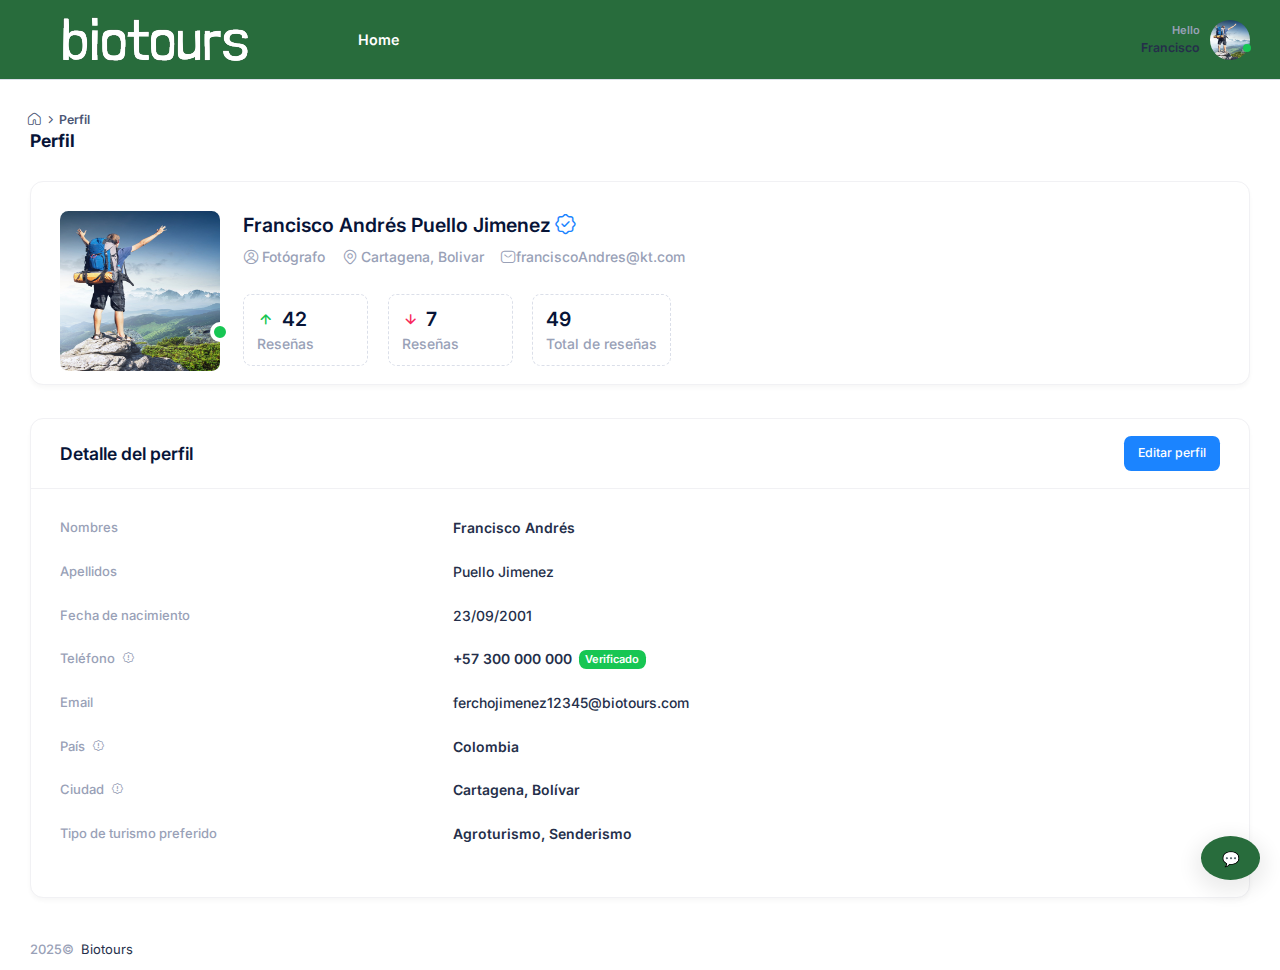
<file: profile.html>
<!DOCTYPE html>
<!--
Author: Keenthemes
Product Name: MetronicProduct Version: 8.3.1
Purchase: https://1.envato.market/EA4JP
Website: http://www.keenthemes.com
Contact: support@keenthemes.com
Follow: www.twitter.com/keenthemes
Dribbble: www.dribbble.com/keenthemes
Like: www.facebook.com/keenthemes
License: For each use you must have a valid license purchased only from above link in order to legally use the theme for your project.
-->
<html lang="en">
	<!--begin::Head-->
	<head>
		<title>Biotours</title>
		<meta charset="utf-8" />
		<link rel="shortcut icon" href="assets/media/logos/favicon.ico" />
		<link rel="stylesheet" href="https://fonts.googleapis.com/css?family=Inter:300,400,500,600,700" />
		<link href="assets/plugins/custom/datatables/datatables.bundle.css" rel="stylesheet" type="text/css" />
		<link href="assets/plugins/global/plugins.bundle.css" rel="stylesheet" type="text/css" />
		<link href="assets/css/style.bundle.css" rel="stylesheet" type="text/css" />
		<link href="assets/css/custom-styles.css" rel="stylesheet" type="text/css" />
	</head>
	<body id="kt_app_body" data-kt-app-header-fixed="true" data-kt-app-header-fixed-mobile="true" data-kt-app-sidebar-enabled="true" data-kt-app-sidebar-fixed="false" data-kt-app-sidebar-push-header="true" data-kt-app-sidebar-push-toolbar="true" data-kt-app-sidebar-push-footer="true" data-kt-app-toolbar-enabled="true" class="app-default">
		<!--begin::Theme mode setup on page load-->
		<script>var defaultThemeMode = "light"; var themeMode; if ( document.documentElement ) { if ( document.documentElement.hasAttribute("data-bs-theme-mode")) { themeMode = document.documentElement.getAttribute("data-bs-theme-mode"); } else { if ( localStorage.getItem("data-bs-theme") !== null ) { themeMode = localStorage.getItem("data-bs-theme"); } else { themeMode = defaultThemeMode; } } if (themeMode === "system") { themeMode = window.matchMedia("(prefers-color-scheme: dark)").matches ? "dark" : "light"; } document.documentElement.setAttribute("data-bs-theme", themeMode); }</script>
		<!--end::Theme mode setup on page load-->
		<!--begin::App-->
		<div class="d-flex flex-column flex-root app-root" id="kt_app_root">
			<!--begin::Page-->
			<div class="app-page flex-column flex-column-fluid" id="kt_app_page">
				<!--begin::Header-->
				<div id="kt_app_header" class="app-header">
				<!--begin::Header container-->
				<div class="app-container container-fluid d-flex align-items-stretch justify-content-between .feedPersonas bar"
					id="kt_app_header_container">
					<!--begin::Header logo-->
					<div class="app-header-logo d-flex align-items-center me-lg-20 gap-1 gap-lg-2">
						<!--begin::Logo image-->
						<a href="./resenias.html">
							<img alt="Logo" src="assets/media/logos/logo-biotours-transp.png" />
						</a>
						<!--end::Logo image-->
						<!--begin::Mobile toggle-->
						<div class="btn btn-icon btn-color-gray-500 btn-active-color-primary w-35px h-35px d-flex d-lg-none"
							id="kt_app_header_menu_toggle">
							<i class="ki-outline ki-abstract-14 lh-0 fs-1"></i>
						</div>
						<!--end::Mobile toggle-->
					</div>
					<!--end::Header logo-->
					<!--begin::Header wrapper-->
					<div class="d-flex align-items-stretch justify-content-between flex-lg-grow-1">
						<!--begin::Menu wrapper-->
						<div class="d-flex align-items-stretch" id="kt_app_header_menu_wrapper">
							<!--begin::Menu holder-->
							<div class="app-header-menu app-header-mobile-drawer align-items-stretch"
								data-kt-drawer="true" data-kt-drawer-name="app-header-menu"
								data-kt-drawer-activate="{default: true, lg: false}" data-kt-drawer-overlay="true"
								data-kt-drawer-width="{default:'200px', '300px': '250px'}"
								data-kt-drawer-direction="start" data-kt-drawer-toggle="#kt_app_header_menu_toggle"
								data-kt-swapper="true" data-kt-swapper-mode="prepend"
								data-kt-swapper-parent="{default: '#kt_app_body', lg: '#kt_app_header_menu_wrapper'}">
								<!--begin::Menu-->
								<div class="menu menu-rounded menu-column menu-lg-row menu-active-bg menu-title-gray-600 menu-state-gray-900 menu-arrow-gray-500 fw-semibold fw-semibold fs-6 align-items-stretch my-5 my-lg-0 px-2 px-lg-0"
									id="#kt_app_header_menu" data-kt-menu="true">
									<!--begin:Menu item-->
									<div 
										class="menu-item menu-here-bg menu-lg-down-accordion me-0 me-lg-2">
										<!--begin:Menu link-->
										<span class="menu-link">
											<a href="./searchActivities.html">
												<span class="menu-title" style="color: white;">Home</span>
											</a>
											<span class="menu-arrow d-lg-none"></span>
										</span>
										<!--end:Menu link-->
									</div>
									<!--end:Menu item-->
									<!--end:Menu item-->
								</div>
								<!--end::Menu-->
							</div>
							<!--end::Menu holder-->
						</div>
						<!--end::Menu wrapper-->
						<!--begin::Navbar-->
						<div class="app-navbar flex-shrink-0 gap-2 gap-lg-5">


							<!--begin::User menu-->
							<div class="app-navbar-item ms-lg-5" id="kt_header_user_menu_toggle">
								<!--begin::Menu wrapper-->
								<div class="d-flex align-items-center"
									data-kt-menu-trigger="{default: 'click', lg: 'hover'}" data-kt-menu-attach="parent"
									data-kt-menu-placement="bottom-end">
									<!--begin:Info-->
									<div class="text-end d-none d-sm-flex flex-column justify-content-center me-3">
										<span class="text-gray-500 fs-8 fw-bold">Hello</span>
										<a href="pages/user-profile/overview.html"
											class="text-gray-800 text-hover-primary fs-7 fw-bold d-block">Francisco</a>
									</div>
									<!--end:Info-->
									<!--begin::User-->
									<div class="cursor-pointer symbol symbol symbol-circle symbol-35px symbol-md-40px">
										<img class="" src="assets/media/avatars/300-32.jpeg" alt="user" />
										<div
											class="position-absolute translate-middle bottom-0 mb-1 start-100 ms-n1 bg-success rounded-circle h-8px w-8px">
										</div>
									</div>
									<!--end::User-->
								</div>
								<!--begin::User account menu-->
								<div class="menu menu-sub menu-sub-dropdown menu-column menu-rounded menu-gray-800 menu-state-bg menu-state-color fw-semibold py-4 fs-6 w-275px"
									data-kt-menu="true">
									<!--begin::Menu item-->
									<div class="menu-item px-3">
										<div class="menu-content d-flex align-items-center px-3">
											<!--begin::Avatar-->
											<div class="symbol symbol-50px me-5">
												<img alt="Logo" src="assets/media/avatars/300-32.jpeg" />
											</div>
											<!--end::Avatar-->
											<!--begin::Username-->
											<div class="d-flex flex-column">
												<div class="fw-bold d-flex align-items-center fs-5">Francisco
													<span
														class="badge badge-light-success fw-bold fs-8 px-2 py-1 ms-2">Pro</span>
												</div>
												<a href="#"
													class="fw-semibold text-muted text-hover-primary fs-7">ethan@kt.com</a>
											</div>
											<!--end::Username-->
										</div>
									</div>
									<!--end::Menu item-->
									<!--begin::Menu separator-->
									<div class="separator my-2"></div>
									<!--end::Menu separator-->
									<!--begin::Menu item-->
									<div class="menu-item px-5">
										<a href="profile.html" class="menu-link px-5">Mi Perfil</a>
									</div>
									<!--end::Menu item-->
									<!--begin::Menu separator-->
									<div class="separator my-2"></div>
									<!--end::Menu item-->
									<!--begin::Menu item-->
									<div class="menu-item px-5">
										<a href="./index.html"
											class="menu-link px-5">Cerrar Sesión</a>
									</div>
									<!--end::Menu item-->
								</div>
								<!--end::User account menu-->
								<!--end::Menu wrapper-->
							</div>
							<!--end::User menu-->
							<!--begin::Sidebar menu toggle-->
							<div class="app-navbar-item d-flex align-items-center d-lg-none me-n2">
								<a href="#"
									class="btn btn-icon btn-color-gray-500 btn-active-color-primary w-35px h-35px"
									id="kt_app_sidebar_mobile_toggle">
									<i class="ki-outline ki-row-vertical fs-1"></i>
								</a>
							</div>
							<!--end::Sidebar menu toggle-->
						</div>
						<!--end::Navbar-->
					</div>
					<!--end::Header wrapper-->
				</div>
				<!--end::Header container-->
				</div>
				<!--end::Header-->
				<!--begin::Wrapper-->
				<div class="app-wrapper d-flex flex-column flex-column-fluid" id="kt_app_wrapper">
					<!--begin::Wrapper container-->
					<div class="app-container container-fluid d-flex flex-row-fluid">
						<!--begin::Sidebar-->
						<!--end::Sidebar-->
						<!--begin::Main-->
						<div class="app-main flex-column flex-row-fluid" id="kt_app_main">
							<!--begin::Content wrapper-->
							<div class="d-flex flex-column flex-column-fluid">
								<!--begin::Toolbar-->
								<div id="kt_app_toolbar" class="app-toolbar pt-7 pt-lg-10">
									<!--begin::Toolbar wrapper-->
									<div class="app-toolbar-wrapper d-flex flex-stack flex-wrap gap-4 w-100">
										<!--begin::Page title-->
										<div class="page-title d-flex flex-column justify-content-center gap-1 me-3">
											<!--begin::Breadcrumb-->
											<ul class="breadcrumb breadcrumb-separatorless fw-semibold fs-7">
												<!--begin::Item-->
												<li class="breadcrumb-item text-gray-700 fw-bold lh-1 mx-n1">
													<a href="index.html" class="text-hover-primary">
														<i class="ki-outline ki-home text-gray-700 fs-6"></i>
													</a>
												</li>
												<!--end::Item-->
												<!--begin::Item-->
												<li class="breadcrumb-item">
													<i class="ki-outline ki-right fs-7 text-gray-700"></i>
												</li>
												<!--end::Item-->
												<!--begin::Item-->
												<li class="breadcrumb-item text-gray-700 fw-bold lh-1 mx-n1">Perfil</li>
												<!--end::Item-->
											</ul>
											<!--end::Breadcrumb-->
											<!--begin::Title-->
											<h1 class="page-heading d-flex flex-column justify-content-center text-gray-900 fw-bolder fs-3 m-0">Perfil</h1>
											<!--end::Title-->
										</div>
										<!--end::Page title-->
									</div>
									<!--end::Toolbar wrapper-->
								</div>
								<!--end::Toolbar-->
								<!--begin::Content-->
								<div id="kt_app_content" class="app-content flex-column-fluid">
									<!--begin::Navbar-->
									<div class="card mb-5 mb-xl-10">
										<div class="card-body pt-9 pb-0">
											<!--begin::Details-->
											<div class="d-flex flex-wrap flex-sm-nowrap">
												<!--begin: Pic-->
												<div class="me-7 mb-4">
													<div class="symbol symbol-100px symbol-lg-160px symbol-fixed position-relative">
														<img src="assets/media/avatars/300-32.jpeg" alt="image" />
														<div class="position-absolute translate-middle bottom-0 start-100 mb-6 bg-success rounded-circle border border-4 border-body h-20px w-20px"></div>
													</div>
												</div>
												<!--end::Pic-->
												<!--begin::Info-->
												<div class="flex-grow-1">
													<!--begin::Title-->
													<div class="d-flex justify-content-between align-items-start flex-wrap mb-2">
														<!--begin::User-->
														<div class="d-flex flex-column">
															<!--begin::Name-->
															<div class="d-flex align-items-center mb-2">
																<a href="#" class="text-gray-900 text-hover-primary fs-2 fw-bold me-1">Francisco Andrés Puello Jimenez</a>
																<a href="#">
																	<i class="ki-outline ki-verify fs-1 text-primary"></i>
																</a>
															</div>
															<!--end::Name-->
															<!--begin::Info-->
															<div class="d-flex flex-wrap fw-semibold fs-6 mb-4 pe-2">
																<a href="#" class="d-flex align-items-center text-gray-500 text-hover-primary me-5 mb-2">
																<i class="ki-outline ki-profile-circle fs-4 me-1"></i>Fotógrafo</a>
																<a href="#" class="d-flex align-items-center text-gray-500 text-hover-primary me-5 mb-2">
																<i class="ki-outline ki-geolocation fs-4 me-1"></i>Cartagena, Bolivar</a>
																<a href="#" class="d-flex align-items-center text-gray-500 text-hover-primary mb-2">
																<i class="ki-outline ki-sms fs-4"></i>franciscoAndres@kt.com</a>
															</div>
															<!--end::Info-->
														</div>
													</div>
													<!--end::Title-->
													<!--begin::Stats-->
													<div class="d-flex flex-wrap flex-stack">
														<!--begin::Wrapper-->
														<div class="d-flex flex-column flex-grow-1 pe-8">
															<!--begin::Stats-->
															<div class="d-flex flex-wrap">
																<!--begin::Stat-->
																<div class="border border-gray-300 border-dashed rounded min-w-125px py-3 px-4 me-6 mb-3">
																	<!--begin::Number-->
																	<div class="d-flex align-items-center">
																		<i class="ki-outline ki-arrow-up fs-3 text-success me-2"></i>
																		<div class="fs-2 fw-bold" data-kt-countup="true" data-kt-countup-value="45">0</div>
																	</div>
																	<!--end::Number-->
																	<!--begin::Label-->
																	<div class="fw-semibold fs-6 text-gray-500">Reseñas</div>
																	<!--end::Label-->
																</div>
																<!--end::Stat-->
																<!--begin::Stat-->
																<div class="border border-gray-300 border-dashed rounded min-w-125px py-3 px-4 me-6 mb-3">
																	<!--begin::Number-->
																	<div class="d-flex align-items-center">
																		<i class="ki-outline ki-arrow-down fs-3 text-danger me-2"></i>
																		<div class="fs-2 fw-bold" data-kt-countup="true" data-kt-countup-value="8">0</div>
																	</div>
																	<!--end::Number-->
																	<!--begin::Label-->
																	<div class="fw-semibold fs-6 text-gray-500">Reseñas</div>
																	<!--end::Label-->
																</div>
																<!--end::Stat-->
																<!--begin::Stat-->
																<div class="border border-gray-300 border-dashed rounded min-w-125px py-3 px-4 me-6 mb-3">
																	<!--begin::Number-->
																	<div class="d-flex align-items-center">
																		<div class="fs-2 fw-bold" data-kt-countup="true" data-kt-countup-value="53">0</div>
																	</div>
																	<!--end::Number-->
																	<!--begin::Label-->
																	<div class="fw-semibold fs-6 text-gray-500">Total de reseñas</div>
																	<!--end::Label-->
																</div>
																<!--end::Stat-->
															</div>
															<!--end::Stats-->
														</div>
														<!--end::Wrapper-->
														<!--end::Progress-->
													</div>
													<!--end::Stats-->
												</div>
												<!--end::Info-->
											</div>
											<!--end::Details-->
											<!--begin::Navs-->
											<!--begin::Navs-->
										</div>
									</div>
									<!--end::Navbar-->
									<!--begin::details View-->
									<div class="card mb-5 mb-xl-10" id="kt_profile_details_view">
										<!--begin::Card header-->
										<div class="card-header cursor-pointer">
											<!--begin::Card title-->
											<div class="card-title m-0">
												<h3 class="fw-bold m-0">Detalle del perfil</h3>
											</div>
											<!--end::Card title-->
											<!--begin::Action-->
											<a href="editProfile.html" class="btn btn-sm btn-primary align-self-center">Editar perfil</a>
											<!--end::Action-->
										</div>
										<!--begin::Card header-->
										<!--begin::Card body-->
										<div class="card-body p-9">
											<!--begin::Row-->
											<div class="row mb-7">
												<!--begin::Label-->
												<label class="col-lg-4 fw-semibold text-muted">Nombres</label>
												<!--end::Label-->
												<!--begin::Col-->
												<div class="col-lg-8">
													<span class="fw-bold fs-6 text-gray-800">Francisco Andrés</span>
												</div>
												<!--end::Col-->
											</div>
											<!--end::Row-->
											<!--begin::Input group-->
											<div class="row mb-7">
												<!--begin::Label-->
												<label class="col-lg-4 fw-semibold text-muted">Apellidos</label>
												<!--end::Label-->
												<!--begin::Col-->
												<div class="col-lg-8 fv-row">
													<span class="fw-semibold text-gray-800 fs-6">Puello Jimenez</span>
												</div>
												<!--end::Col-->
											</div>
											<div class="row mb-7">
												<!--begin::Label-->
												<label class="col-lg-4 fw-semibold text-muted">Fecha de nacimiento</label>
												<!--end::Label-->
												<!--begin::Col-->
												<div class="col-lg-8 fv-row">
													<span class="fw-semibold text-gray-800 fs-6">23/09/2001</span>
												</div>
												<!--end::Col-->
											</div>
											<!--end::Input group-->
											<!--begin::Input group-->
											<div class="row mb-7">
												<!--begin::Label-->
												<label class="col-lg-4 fw-semibold text-muted">Teléfono
												<span class="ms-1" data-bs-toggle="tooltip" title="El número de teléfono debe estar activo">
													<i class="ki-outline ki-information fs-7"></i>
												</span></label>
												<!--end::Label-->
												<!--begin::Col-->
												<div class="col-lg-8 d-flex align-items-center">
													<span class="fw-bold fs-6 text-gray-800 me-2">+57 300 000 000</span>
													<span class="badge badge-success">Verificado</span>
												</div>
												<!--end::Col-->
											</div>
											<!--end::Input group-->
											<!--begin::Input group-->
											<div class="row mb-7">
												<!--begin::Label-->
												<label class="col-lg-4 fw-semibold text-muted">Email</label>
												<!--end::Label-->
												<!--begin::Col-->
												<div class="col-lg-8">
													<a href="#" class="fw-semibold fs-6 text-gray-800 text-hover-primary">ferchojimenez12345@biotours.com</a>
												</div>
												<!--end::Col-->
											</div>
											<!--end::Input group-->
											<!--begin::Input group-->
											<div class="row mb-7">
												<!--begin::Label-->
												<label class="col-lg-4 fw-semibold text-muted">País 
												<span class="ms-1" data-bs-toggle="tooltip" title="País de origen">
													<i class="ki-outline ki-information fs-7"></i>
												</span></label>
												<!--end::Label-->
												<!--begin::Col-->
												<div class="col-lg-8">
													<span class="fw-bold fs-6 text-gray-800">Colombia</span>
												</div>
												<!--end::Col-->
											</div>
											<div class="row mb-7">
												<!--begin::Label-->
												<label class="col-lg-4 fw-semibold text-muted">Ciudad 
												<span class="ms-1" data-bs-toggle="tooltip" title="Ciudad de origen">
													<i class="ki-outline ki-information fs-7"></i>
												</span></label>
												<!--end::Label-->
												<!--begin::Col-->
												<div class="col-lg-8">
													<span class="fw-bold fs-6 text-gray-800">Cartagena, Bolívar</span>
												</div>
												<!--end::Col-->
											</div>
											<!--end::Input group-->
											<!--begin::Input group-->
											<div class="row mb-7">
												<!--begin::Label-->
												<label class="col-lg-4 fw-semibold text-muted">Tipo de turismo preferido</label>
												<!--end::Label-->
												<!--begin::Col-->
												<div class="col-lg-8">
													<span class="fw-bold fs-6 text-gray-800">Agroturismo, Senderismo</span>
												</div>
												<!--end::Col-->
											</div>
											<!--end::Input group-->
											<!--end::Input group-->
										</div>
										<!--end::Card body-->
									</div>
									<!--end::details View-->
								</div>
								<!--end::Content-->
							</div>
							<!--end::Content wrapper-->
							<!--begin::Footer-->
							<div id="kt_app_footer" class="app-footer d-flex flex-column flex-md-row flex-center flex-md-stack py-3">
								<!--begin::Copyright-->
								<div class="text-gray-900 order-2 order-md-1">
									<span class="text-muted fw-semibold me-1">2025&copy;</span>
									<a href="https://biotours.co/" target="_blank" class="text-gray-800 text-hover-primary">Biotours</a>
								</div>
								<!--end::Copyright-->
								<!--end::Menu-->
							</div>
							<!--end::Footer-->
						</div>
						<!--end:::Main-->
					</div>
					<!--end::Wrapper container-->
				</div>
				<!--end::Wrapper-->
			</div>
			<!--end::Page-->
			<!-- Botón flotante -->
			<button id="chatToggleBtn" class="btn rounded-circle shadow" style="position: fixed; bottom: 20px; right: 20px; z-index: 1055; background: #286c3c;">
			💬
			</button>

			<!-- Ventana de Chat -->
			<div id="chatWindow" class="card shadow" style="width: 300px; position: fixed; bottom: 80px; right: 20px; display: none; z-index: 1055;">
			<div class="card-header text-white d-flex justify-content-between align-items-center" style="background: #286c3c;">
				<span>Asistente Virtual</span>
				<button id="closeChat" class="btn btn-sm btn-light">✕</button>
			</div>
			<div class="card-body" style="height: 250px; overflow-y: auto;">
				<div class="text-muted text-center">¡Hola! ¿En qué puedo ayudarte?</div>
				<!-- Simulación de mensajes -->
				<div class="mt-3">
				<div class="text-start mb-2">
					<div class="bg-light p-2 rounded">¿Cuál es el horario de atención?</div>
				</div>
				<div class="text-end mb-2">
					<div style="background: #286c3c;" class="text-white p-2 rounded">Nuestro horario es de 8 a.m. a 5 p.m.</div>
				</div>
				</div>
			</div>
			<div class="card-footer p-2">
				<input type="text" class="form-control" placeholder="Escribe tu mensaje..." disabled>
			</div>
			</div>
		</div>
		<script>
			const chatToggleBtn = document.getElementById('chatToggleBtn');
			const chatWindow = document.getElementById('chatWindow');
			const closeChat = document.getElementById('closeChat');

			chatToggleBtn.addEventListener('click', () => {
				chatWindow.style.display = chatWindow.style.display === 'none' ? 'block' : 'none';
			});

			closeChat.addEventListener('click', () => {
				chatWindow.style.display = 'none';
			});
		</script>
		<!--end::App-->
		<!--end::Modal - Users Search-->
		<!--end::Modals-->
		<!--begin::Javascript-->
		<script>var hostUrl = "assets/";</script>
		<!--begin::Global Javascript Bundle(mandatory for all pages)-->
		<script src="assets/plugins/global/plugins.bundle.js"></script>
		<script src="assets/js/scripts.bundle.js"></script>
		<!--end::Global Javascript Bundle-->
		<!--begin::Vendors Javascript(used for this page only)-->
		<script src="assets/plugins/custom/datatables/datatables.bundle.js"></script>
		<!--end::Vendors Javascript-->
		<!--begin::Custom Javascript(used for this page only)-->
		<script src="assets/js/custom/pages/user-profile/general.js"></script>
		<script src="assets/js/widgets.bundle.js"></script>
		<script src="assets/js/custom/widgets.js"></script>
		<script src="assets/js/custom/apps/chat/chat.js"></script>
		<script src="assets/js/custom/utilities/modals/upgrade-plan.js"></script>
		<script src="assets/js/custom/utilities/modals/offer-a-deal/type.js"></script>
		<script src="assets/js/custom/utilities/modals/offer-a-deal/details.js"></script>
		<script src="assets/js/custom/utilities/modals/offer-a-deal/finance.js"></script>
		<script src="assets/js/custom/utilities/modals/offer-a-deal/complete.js"></script>
		<script src="assets/js/custom/utilities/modals/offer-a-deal/main.js"></script>
		<script src="assets/js/custom/utilities/modals/create-app.js"></script>
		<script src="assets/js/custom/utilities/modals/users-search.js"></script>
		<!--end::Custom Javascript-->
		<!--end::Javascript-->
	</body>
	<!--end::Body-->
</html>
</file>
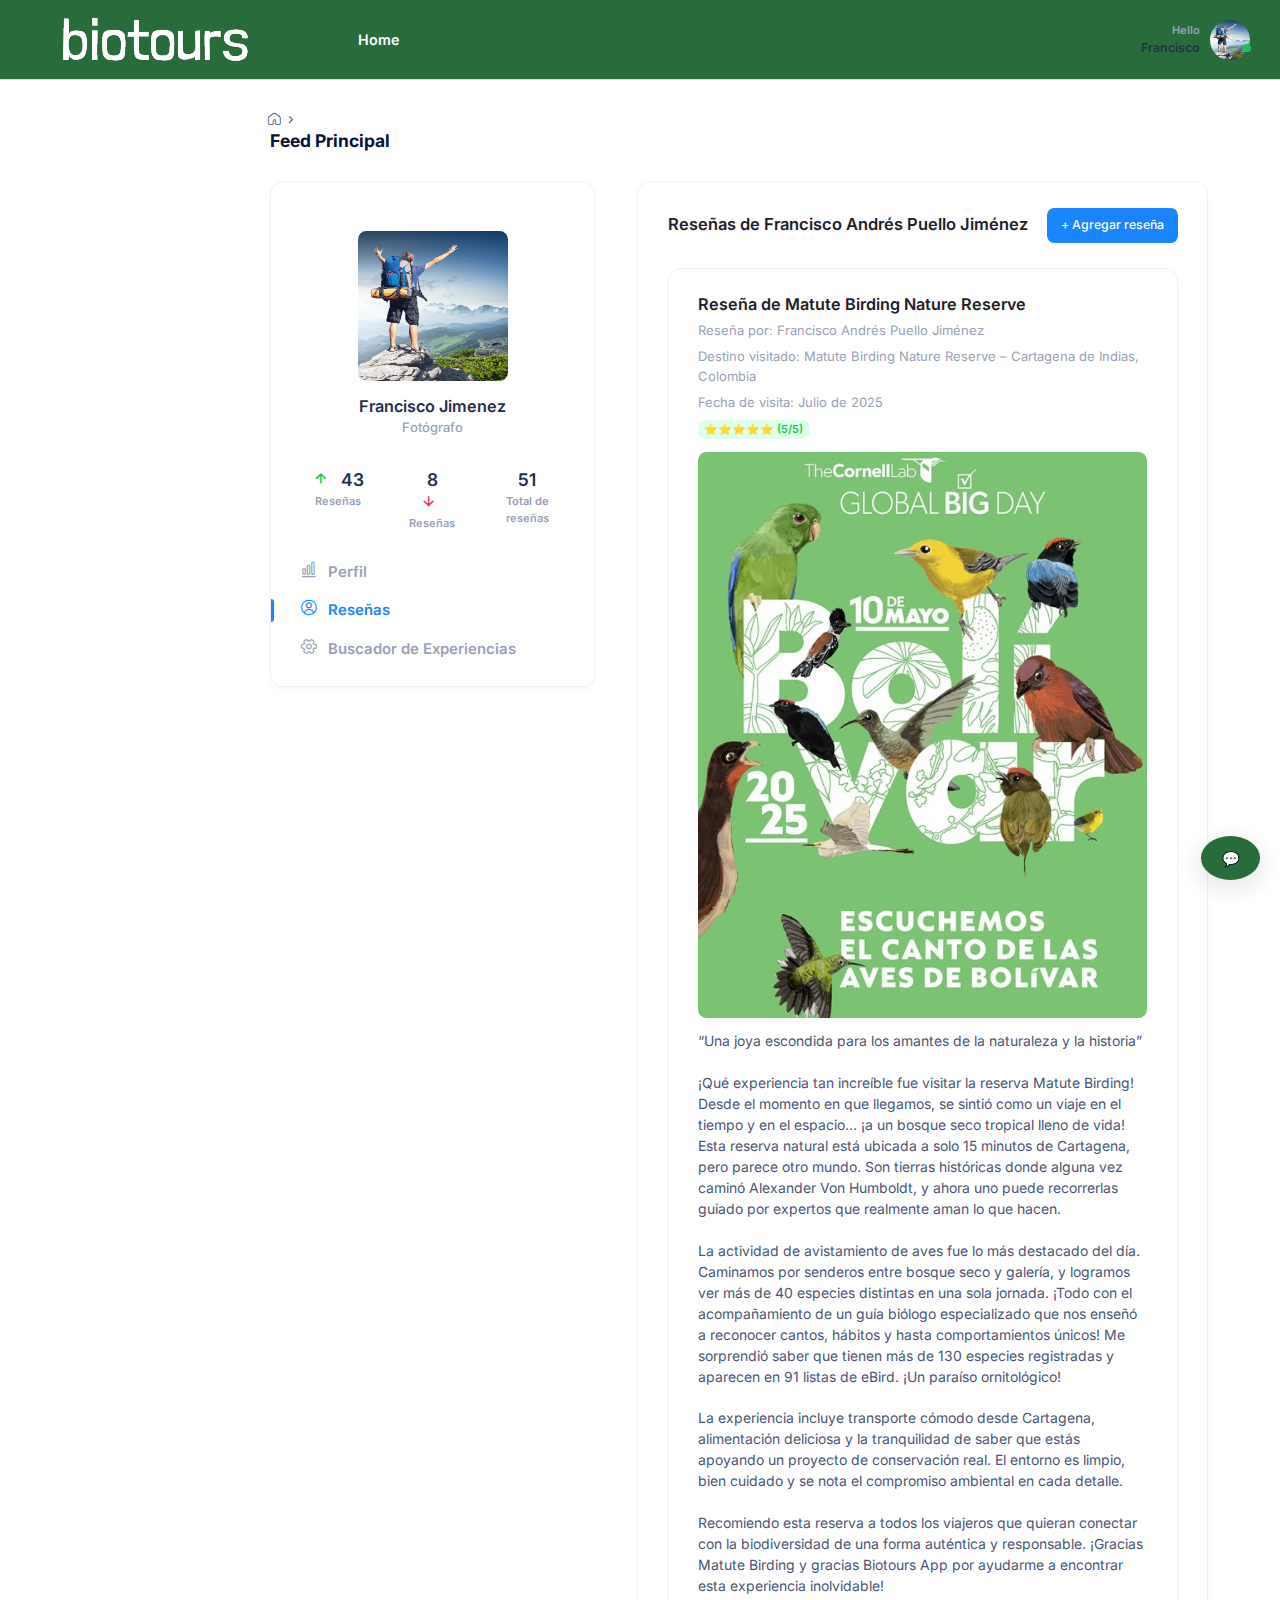
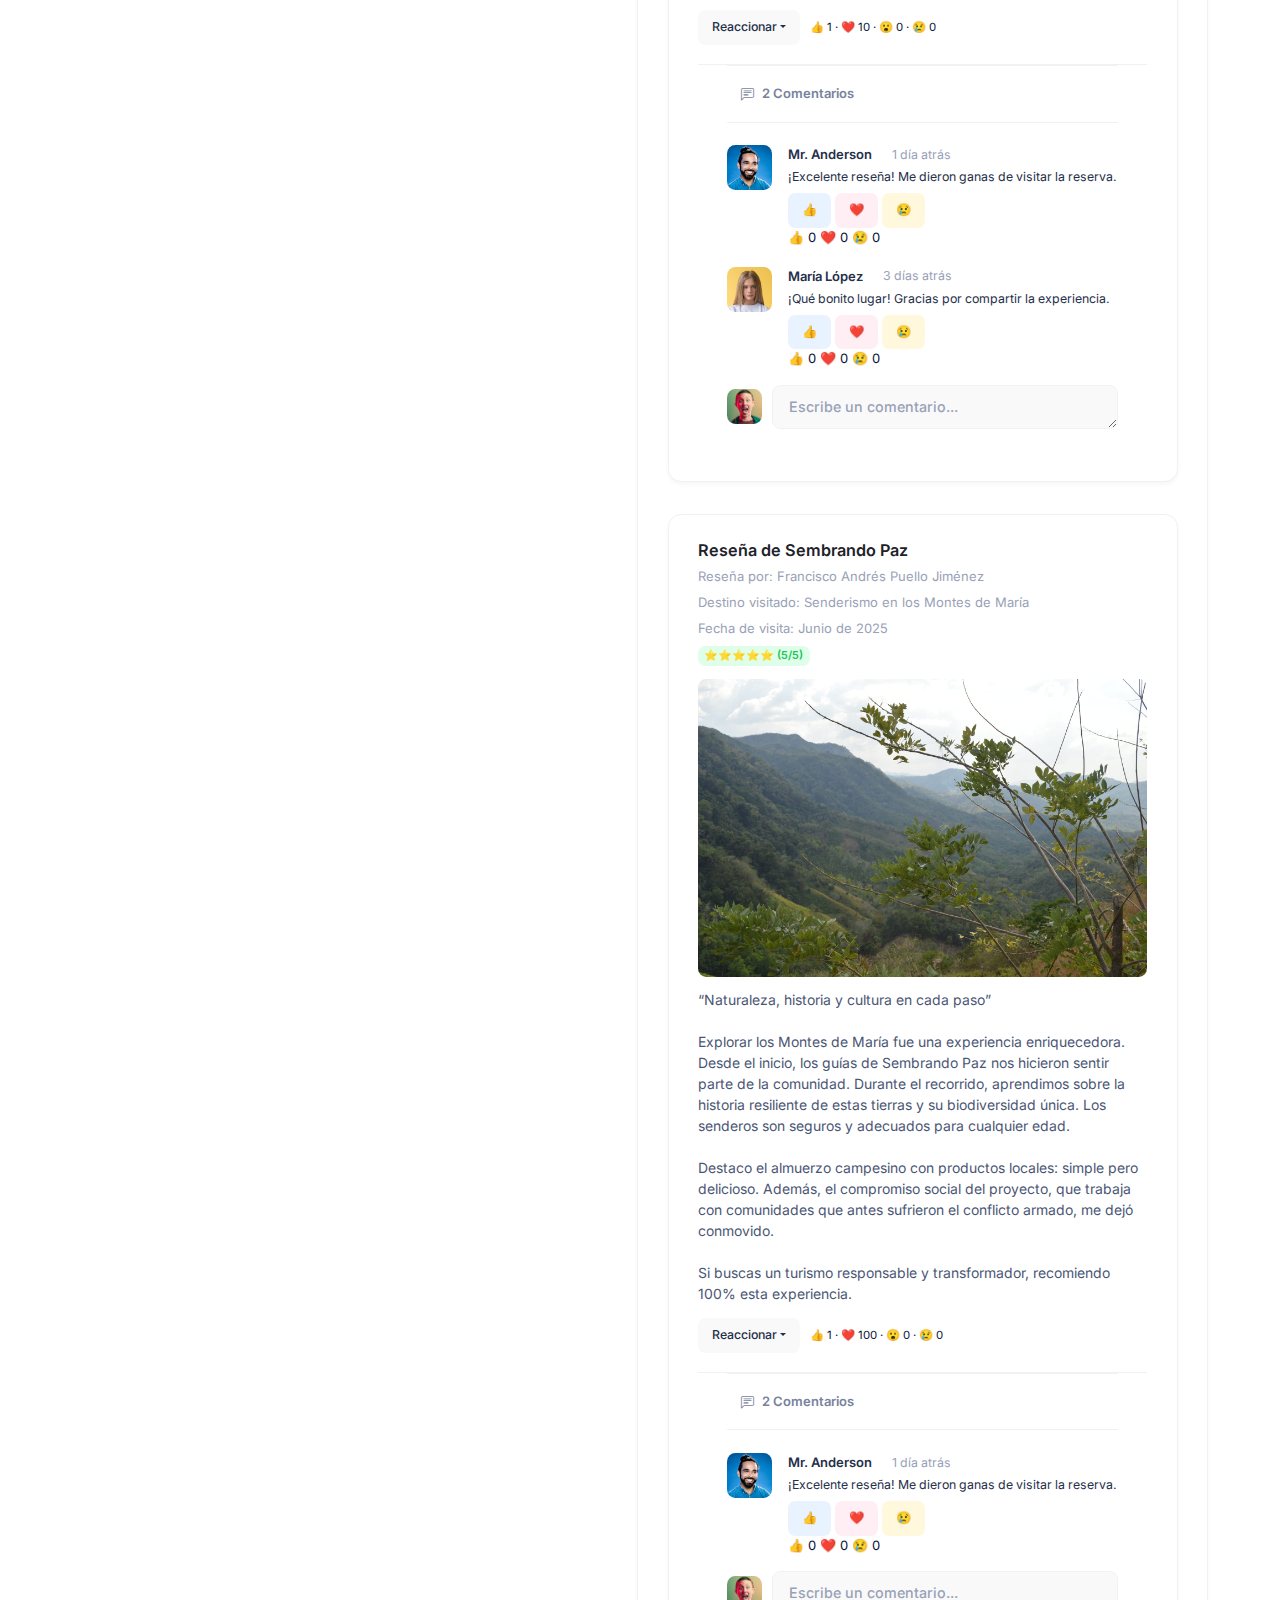
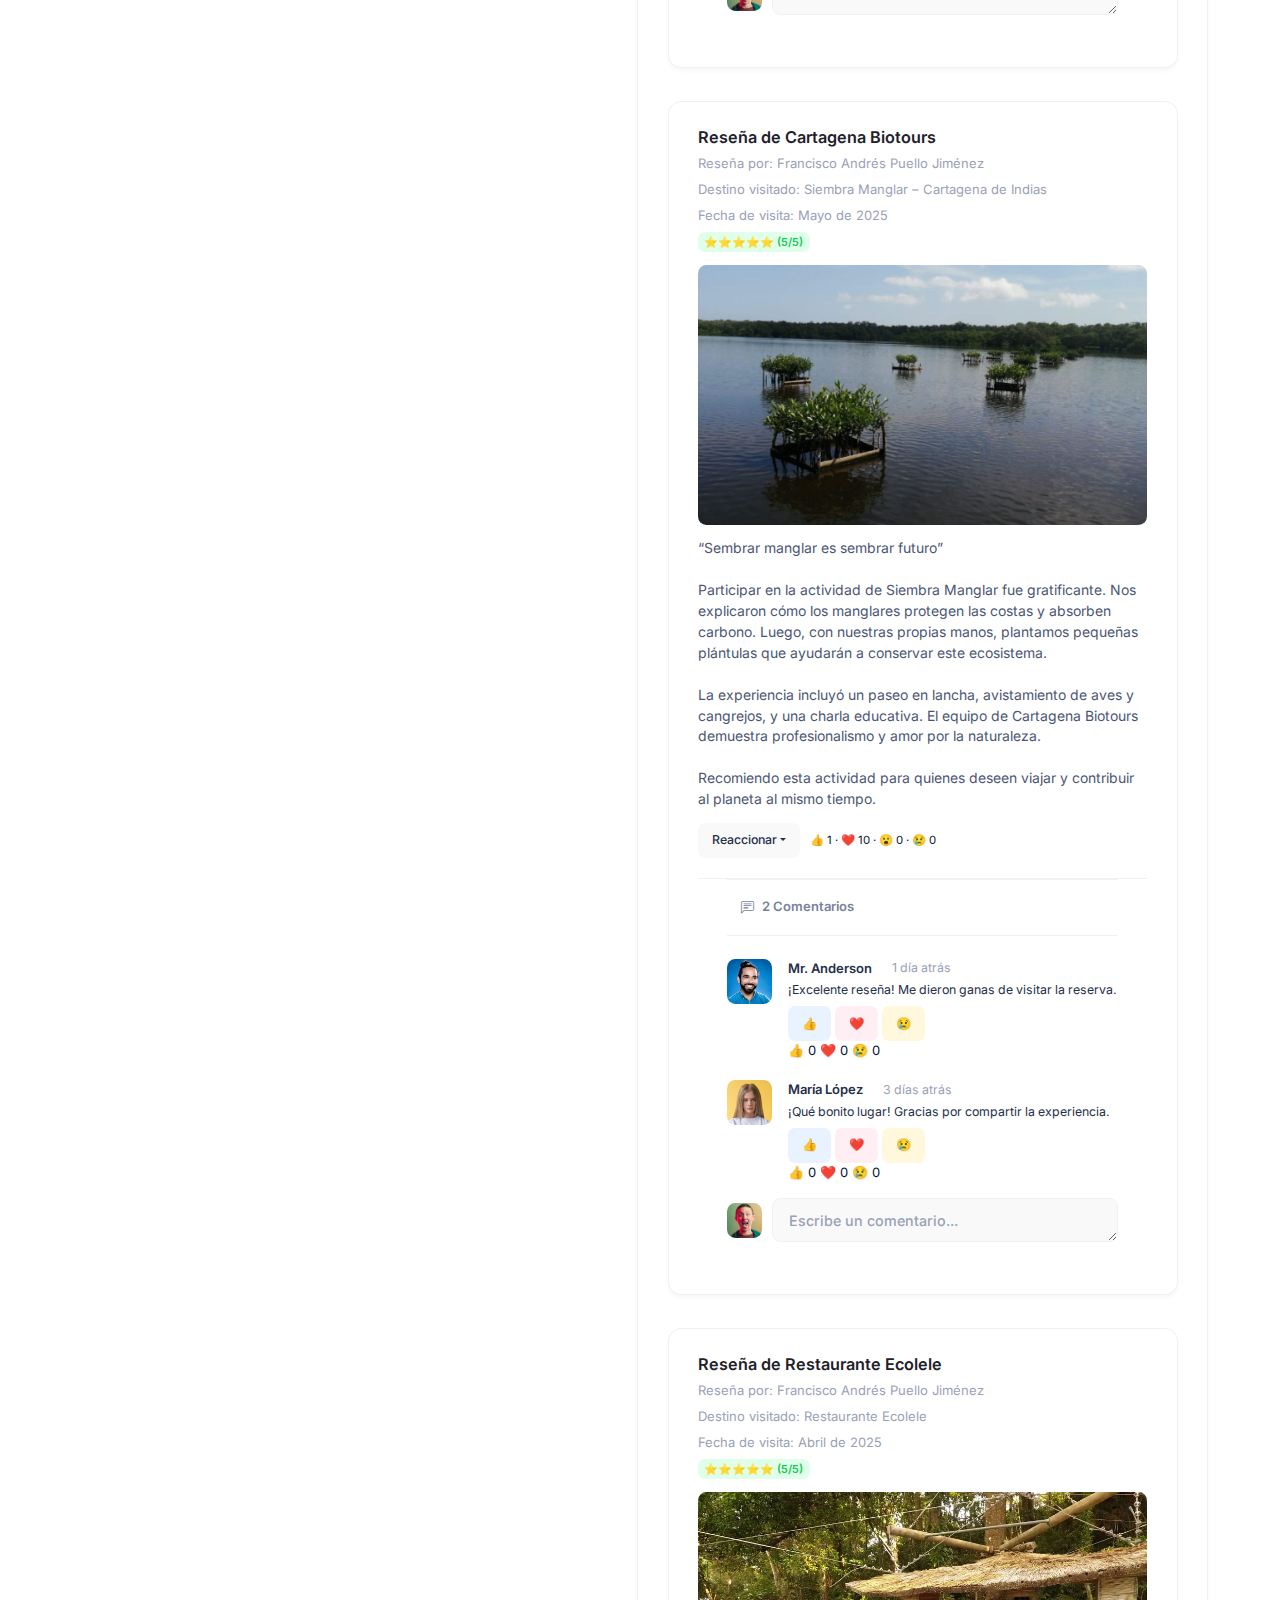
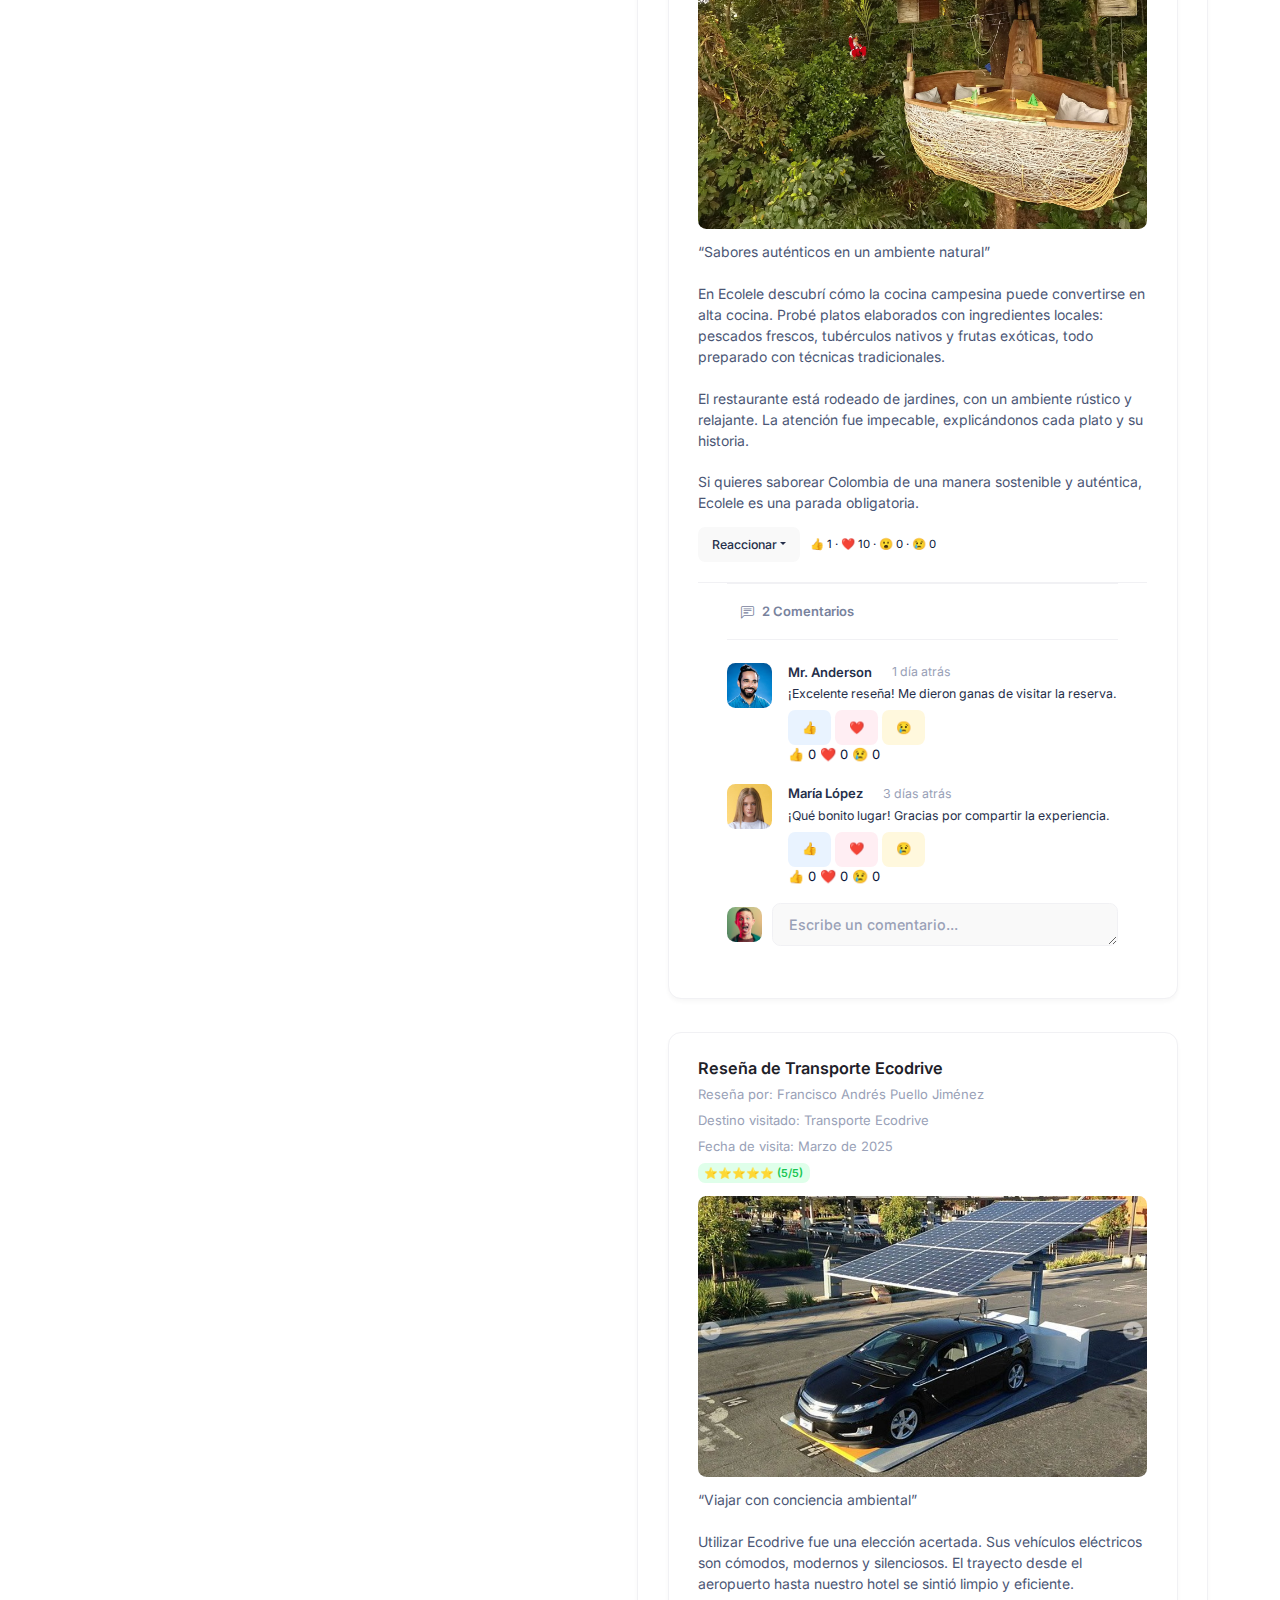
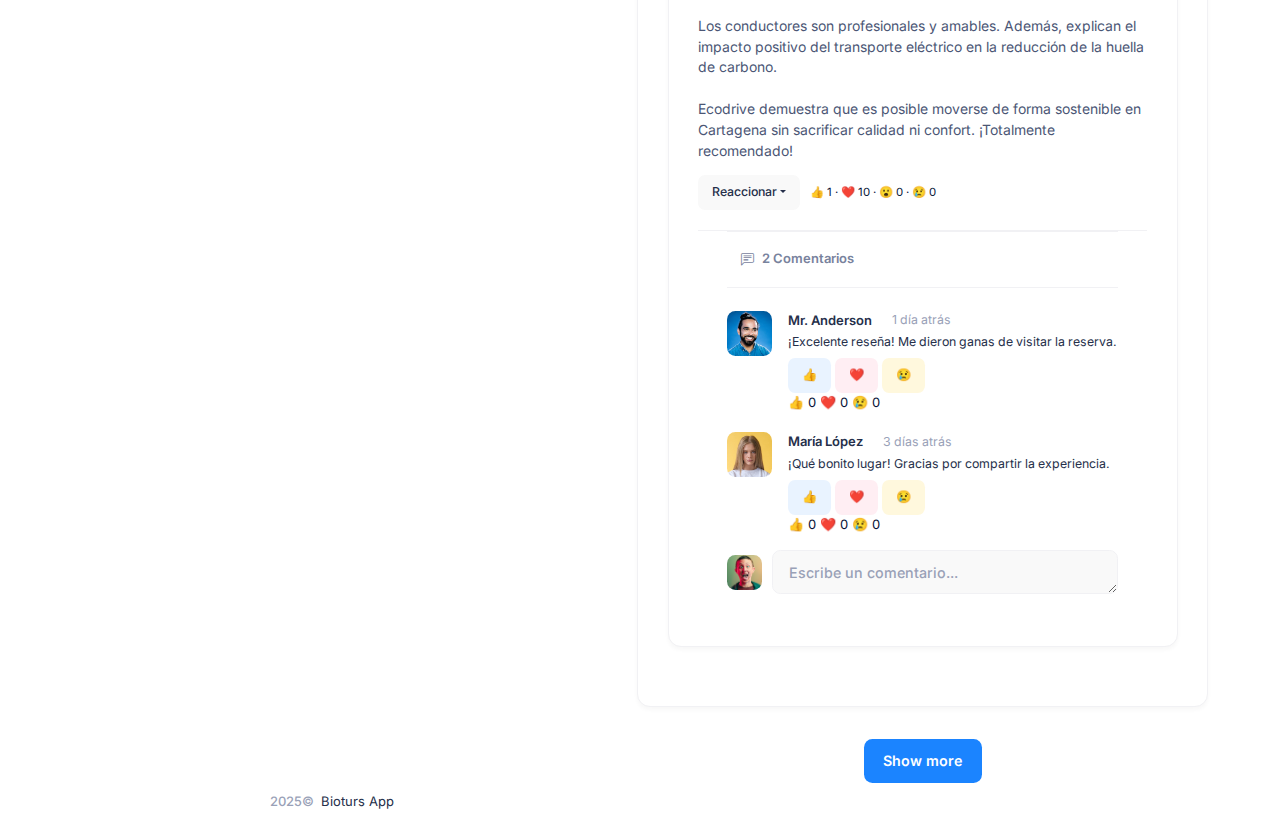
<file: resenias.html>
<!DOCTYPE html>
<html lang="es">

<head>
	<title>Biotours</title>
	<meta charset="utf-8" />
	<link rel="shortcut icon" href="assets/media/logos/favicon.ico" />
	<link rel="stylesheet" href="https://fonts.googleapis.com/css?family=Inter:300,400,500,600,700" />
	<link href="assets/plugins/custom/datatables/datatables.bundle.css" rel="stylesheet" type="text/css" />
	<link href="assets/plugins/global/plugins.bundle.css" rel="stylesheet" type="text/css" />
	<link href="assets/css/style.bundle.css" rel="stylesheet" type="text/css" />
	<link href="assets/css/custom-styles.css" rel="stylesheet" type="text/css" />
</head>

<body id="kt_app_body" data-kt-app-header-fixed="true" data-kt-app-header-fixed-mobile="true"
	data-kt-app-sidebar-enabled="true" data-kt-app-sidebar-fixed="false" data-kt-app-sidebar-push-header="true"
	data-kt-app-sidebar-push-toolbar="true" data-kt-app-sidebar-push-footer="true" data-kt-app-toolbar-enabled="true"
	class="app-default">
	<!--begin::App-->
	<div class="d-flex flex-column flex-root app-root" id="kt_app_root">
		<!--begin::Page-->
		<div class="app-page flex-column flex-column-fluid" id="kt_app_page">
			<!--begin::Header-->
			<div id="kt_app_header" class="app-header">
				<!--begin::Header container-->
				<div class="app-container container-fluid d-flex align-items-stretch justify-content-between bar"
					id="kt_app_header_container">
					<!--begin::Header logo-->
					<div class="app-header-logo d-flex align-items-center me-lg-20 gap-1 gap-lg-2">
						<!--begin::Logo image-->
						<a href="./resenias.html">
							<img alt="Logo" src="assets/media/logos/logo-biotours-transp.png" />
						</a>
						<!--end::Logo image-->
						<!--begin::Mobile toggle-->
						<div class="btn btn-icon btn-color-gray-500 btn-active-color-primary w-35px h-35px d-flex d-lg-none"
							id="kt_app_header_menu_toggle">
							<i class="ki-outline ki-abstract-14 lh-0 fs-1"></i>
						</div>
						<!--end::Mobile toggle-->
					</div>
					<!--end::Header logo-->
					<!--begin::Header wrapper-->
					<div class="d-flex align-items-stretch justify-content-between flex-lg-grow-1">
						<!--begin::Menu wrapper-->
						<div class="d-flex align-items-stretch" id="kt_app_header_menu_wrapper">
							<!--begin::Menu holder-->
							<div class="app-header-menu app-header-mobile-drawer align-items-stretch"
								data-kt-drawer="true" data-kt-drawer-name="app-header-menu"
								data-kt-drawer-activate="{default: true, lg: false}" data-kt-drawer-overlay="true"
								data-kt-drawer-width="{default:'200px', '300px': '250px'}"
								data-kt-drawer-direction="start" data-kt-drawer-toggle="#kt_app_header_menu_toggle"
								data-kt-swapper="true" data-kt-swapper-mode="prepend"
								data-kt-swapper-parent="{default: '#kt_app_body', lg: '#kt_app_header_menu_wrapper'}">
								<!--begin::Menu-->
								<div class="menu menu-rounded menu-column menu-lg-row menu-active-bg menu-title-gray-600 menu-state-gray-900 menu-arrow-gray-500 fw-semibold fw-semibold fs-6 align-items-stretch my-5 my-lg-0 px-2 px-lg-0"
									id="#kt_app_header_menu" data-kt-menu="true">
									<!--begin:Menu item-->
									<div 
										class="menu-item menu-here-bg menu-lg-down-accordion me-0 me-lg-2">
										<!--begin:Menu link-->
										<span class="menu-link">
											<a href="./searchActivities.html">
												<span class="menu-title" style="color: white;">Home</span>
											</a>
											<span class="menu-arrow d-lg-none"></span>
										</span>
										<!--end:Menu link-->
									</div>
									<!--end:Menu item-->
									<!--end:Menu item-->
								</div>
								<!--end::Menu-->
							</div>
							<!--end::Menu holder-->
						</div>
						<!--end::Menu wrapper-->
						<!--begin::Navbar-->
						<div class="app-navbar flex-shrink-0 gap-2 gap-lg-5">


							<!--begin::User menu-->
							<div class="app-navbar-item ms-lg-5" id="kt_header_user_menu_toggle">
								<!--begin::Menu wrapper-->
								<div class="d-flex align-items-center"
									data-kt-menu-trigger="{default: 'click', lg: 'hover'}" data-kt-menu-attach="parent"
									data-kt-menu-placement="bottom-end">
									<!--begin:Info-->
									<div class="text-end d-none d-sm-flex flex-column justify-content-center me-3">
										<span class="text-gray-500 fs-8 fw-bold">Hello</span>
										<a href="pages/user-profile/overview.html"
											class="text-gray-800 text-hover-primary fs-7 fw-bold d-block">Francisco</a>
									</div>
									<!--end:Info-->
									<!--begin::User-->
									<div class="cursor-pointer symbol symbol symbol-circle symbol-35px symbol-md-40px">
										<img class="" src="assets/media/avatars/300-32.jpeg" alt="user" />
										<div
											class="position-absolute translate-middle bottom-0 mb-1 start-100 ms-n1 bg-success rounded-circle h-8px w-8px">
										</div>
									</div>
									<!--end::User-->
								</div>
								<!--begin::User account menu-->
								<div class="menu menu-sub menu-sub-dropdown menu-column menu-rounded menu-gray-800 menu-state-bg menu-state-color fw-semibold py-4 fs-6 w-275px"
									data-kt-menu="true">
									<!--begin::Menu item-->
									<div class="menu-item px-3">
										<div class="menu-content d-flex align-items-center px-3">
											<!--begin::Avatar-->
											<div class="symbol symbol-50px me-5">
												<img alt="Logo" src="assets/media/avatars/300-32.jpeg" />
											</div>
											<!--end::Avatar-->
											<!--begin::Username-->
											<div class="d-flex flex-column">
												<div class="fw-bold d-flex align-items-center fs-5">Francisco
													<span
														class="badge badge-light-success fw-bold fs-8 px-2 py-1 ms-2">Pro</span>
												</div>
												<a href="#"
													class="fw-semibold text-muted text-hover-primary fs-7">ethan@kt.com</a>
											</div>
											<!--end::Username-->
										</div>
									</div>
									<!--end::Menu item-->
									<!--begin::Menu separator-->
									<div class="separator my-2"></div>
									<!--end::Menu separator-->
									<!--begin::Menu item-->
									<div class="menu-item px-5">
										<a href="profile.html" class="menu-link px-5">Mi Perfil</a>
									</div>
									<!--end::Menu item-->
									<!--begin::Menu separator-->
									<div class="separator my-2"></div>
									<!--end::Menu item-->
									<!--begin::Menu item-->
									<div class="menu-item px-5">
										<a href="./index.html"
											class="menu-link px-5">Cerrar Sesión</a>
									</div>
									<!--end::Menu item-->
								</div>
								<!--end::User account menu-->
								<!--end::Menu wrapper-->
							</div>
							<!--end::User menu-->
							<!--begin::Sidebar menu toggle-->
							<div class="app-navbar-item d-flex align-items-center d-lg-none me-n2">
								<a href="#"
									class="btn btn-icon btn-color-gray-500 btn-active-color-primary w-35px h-35px"
									id="kt_app_sidebar_mobile_toggle">
									<i class="ki-outline ki-row-vertical fs-1"></i>
								</a>
							</div>
							<!--end::Sidebar menu toggle-->
						</div>
						<!--end::Navbar-->
					</div>
					<!--end::Header wrapper-->
				</div>
				<!--end::Header container-->
			</div>
			<!--end::Header-->
			<!--begin::Wrapper-->
			<div class="app-wrapper d-flex flex-column flex-column-fluid" id="kt_app_wrapper">
				<!--begin::Wrapper container-->
				<div class="app-container container-fluid d-flex flex-row-fluid">
					<!--begin::Sidebar-->
					<div id="kt_app_sidebar" class="app-sidebar flex-column" data-kt-drawer="true"
						data-kt-drawer-name="app-sidebar" data-kt-drawer-activate="{default: true, lg: false}"
						data-kt-drawer-overlay="true" data-kt-drawer-width="auto" data-kt-drawer-direction="start"
						data-kt-drawer-toggle="#kt_app_sidebar_mobile_toggle">
					</div>
					<!--end::Sidebar-->
					<!--begin::Main-->
					<div class="app-main flex-column flex-row-fluid" id="kt_app_main">
						<!--begin::Content wrapper-->
						<div class="d-flex flex-column flex-column-fluid">
							<!--begin::Toolbar-->
							<div id="kt_app_toolbar" class="app-toolbar pt-7 pt-lg-10">
								<!--begin::Toolbar wrapper-->
								<div class="app-toolbar-wrapper d-flex flex-stack flex-wrap gap-4 w-100">
									<!--begin::Page title-->
									<div class="page-title d-flex flex-column justify-content-center gap-1 me-3">
										<!--begin::Breadcrumb-->
										<ul class="breadcrumb breadcrumb-separatorless fw-semibold fs-7">
											<!--begin::Item-->
											<li class="breadcrumb-item text-gray-700 fw-bold lh-1 mx-n1">
												<a href="index.html" class="text-hover-primary">
													<i class="ki-outline ki-home text-gray-700 fs-6"></i>
												</a>
											</li>
											<!--end::Item-->
											<!--begin::Item-->
											<li class="breadcrumb-item">
												<i class="ki-outline ki-right fs-7 text-gray-700"></i>
											</li>
											<!--end::Item-->

										</ul>
										<!--end::Breadcrumb-->
										<!--begin::Title-->
										<h1
											class="page-heading d-flex flex-column justify-content-center text-gray-900 fw-bolder fs-3 m-0">
											Feed Principal</h1>
										<!--end::Title-->
									</div>
									<!--end::Page title-->

								</div>
								<!--end::Toolbar wrapper-->
							</div>
							<!--end::Toolbar-->
							<!--begin::Content-->
							<div id="kt_app_content" class="app-content flex-column-fluid">
								<!--begin::Social - Feeds -->
								<div class="d-flex flex-row">
									<!--begin::Start sidebar-->
									<div class="d-lg-flex flex-column flex-lg-row-auto w-lg-325px" data-kt-drawer="true"
										data-kt-drawer-name="start-sidebar"
										data-kt-drawer-activate="{default: true, lg: false}"
										data-kt-drawer-overlay="true"
										data-kt-drawer-width="{default:'200px', '250px': '300px'}"
										data-kt-drawer-direction="start"
										data-kt-drawer-toggle="#kt_social_start_sidebar_toggle">
										<!--begin::User menu-->
										<div class="card mb-5 mb-xl-8">
											<!--begin::Body-->
											<div class="card-body pt-15 px-0">
												<!--begin::Member-->
												<div class="d-flex flex-column text-center mb-9 px-9">
													<!--begin::Photo-->
													<div class="symbol symbol-80px symbol-lg-150px mb-4">
														<img src="assets/media/avatars/300-32.jpeg" class="" alt="" />
													</div>
													<!--end::Photo-->
													<!--begin::Info-->
													<div class="text-center">
														<!--begin::Name-->
														<a href="pages/user-profile/overview.html"
															class="text-gray-800 fw-bold text-hover-primary fs-4">Francisco Jimenez</a>
														<!--end::Name-->
														<!--begin::Position-->
														<span class="text-muted d-block fw-semibold">Fotógrafo</span>
														<!--end::Position-->
													</div>
													<!--end::Info-->
												</div>
												<!--end::Member-->
												<!--begin::Row-->
												<div class="row px-9 mb-4">
													<!--begin::Col-->
													<div class="col-md-4 text-center">
														<div class="text-gray-800 fw-bold fs-3">
															<i class="ki-outline ki-arrow-up fs-3 text-success me-2"></i>
															<span class="m-0" data-kt-countup="true"
																data-kt-countup-value="45">0</span>
														</div>
														<span class="text-gray-500 fs-8 d-block fw-bold">Reseñas</span>
													</div>
													<!--end::Col-->
													<!--begin::Col-->
													<div class="col-md-4 text-center">
														<div class="text-gray-800 fw-bold fs-3">
															<span class="m-0" data-kt-countup="true"
																data-kt-countup-value="8">0</span>
														</div>
														<i class="ki-outline ki-arrow-down fs-3 text-danger me-2"></i>
														<span
															class="text-gray-500 fs-8 d-block fw-bold">Reseñas</span>
													</div>
													<!--end::Col-->
													<!--begin::Col-->
													<div class="col-md-4 text-center">
														<div class="text-gray-800 fw-bold fs-3">
															<span class="m-0" data-kt-countup="true"
																data-kt-countup-value="53">0</span>
														</div>
														<span
															class="text-gray-500 fs-8 d-block fw-bold">Total de reseñas</span>
													</div>
													<!--end::Col-->
												</div>
												<!--end::Row-->
												<!--begin::Navbar-->
												<div class="m-0">
													<!--begin::Navs-->
													<ul
														class="nav nav-pills nav-pills-custom flex-column border-transparent fs-5 fw-bold">
														<!--begin::Nav item-->
														
														<!--end::Nav item-->
														<!--begin::Nav item-->
														<li class="nav-item mt-5">
															<a class="nav-link text-muted text-active-primary ms-0 py-0 me-10 ps-9 border-0"
																href="profile.html">
																<i
																	class="ki-outline ki-chart-simple-2 fs-3 text-muted me-3"></i>Perfil
																<!--begin::Bullet-->
																<span
																	class="bullet-custom position-absolute start-0 top-0 w-3px h-100 bg-primary rounded-end"></span>
																<!--end::Bullet--></a>
														</li>
														<!--end::Nav item-->
														<!--begin::Nav item-->
														<li class="nav-item mt-5">
															<a class="nav-link text-muted text-active-primary ms-0 py-0 me-10 ps-9 border-0 active"
																href="">
																<i
																	class="ki-outline ki-profile-circle fs-3 text-muted me-3"></i>Reseñas
																<!--begin::Bullet-->
																<span
																	class="bullet-custom position-absolute start-0 top-0 w-3px h-100 bg-primary rounded-end"></span>
																<!--end::Bullet--></a>
														</li>
														<!--end::Nav item-->
														<!--begin::Nav item-->
														<li class="nav-item mt-5">
															<a class="nav-link text-muted text-active-primary ms-0 py-0 me-10 ps-9 border-0"
																href="searchActivities.html">
																<i
																	class="ki-outline ki-setting-2 fs-3 text-muted me-3"></i>Buscador de Experiencias
																<!--begin::Bullet-->
																<span
																	class="bullet-custom position-absolute start-0 top-0 w-3px h-100 bg-primary rounded-end"></span>
																<!--end::Bullet--></a>
														</li>
														<!--end::Nav item-->
													</ul>
													<!--begin::Navs-->
												</div>
												<!--end::Navbar-->
											</div>
											<!--end::Body-->
										</div>




										
										<!--end::User menu-->
									</div>
									<!--end::Start sidebar-->
									<!--begin::Content-->
									<div class="w-100 flex-lg-row-fluid mx-lg-13">
										<!--begin::Mobile toolbar-->
										<div class="d-flex d-lg-none align-items-center justify-content-end mb-10">
											<div class="d-flex align-items-center gap-2">
												<div class="btn btn-icon btn-active-color-primary w-30px h-30px"
													id="kt_social_start_sidebar_toggle">
													<i class="ki-outline ki-profile-circle fs-1"></i>
												</div>
												<div class="btn btn-icon btn-active-color-primary w-30px h-30px"
													id="kt_social_end_sidebar_toggle">
													<i class="ki-outline ki-scroll fs-1"></i>
												</div>
											</div>
										</div>
										<!--end::Mobile toolbar-->
										<!--begin::Posts-->
										<div class="mb-10" id="kt_social_feeds_posts">
											<!--begin::Reseñas detalladas-->
<div class="card mb-10">
    <div class="card-header border-0 pt-5">
        <h3 class="card-title fw-bold text-dark">Reseñas de Francisco Andrés Puello Jiménez</h3>
        <div class="card-toolbar">
            <button type="button" class="btn btn-sm btn-primary" data-bs-toggle="modal" data-bs-target="#kt_modal_add_review">
                + Agregar reseña
            </button>
        </div>
    </div>

    <div class="card-body pt-5">

		<!--begin::Reseña Matute Birding-->
		<div class="card card-flush mb-10">
			<div class="card-body">
				<h4 class="fw-bold text-dark mb-2">Reseña de Matute Birding Nature Reserve</h4>
				<div class="text-muted mb-2">Reseña por: Francisco Andrés Puello Jiménez</div>
				<div class="text-muted mb-2">Destino visitado: Matute Birding Nature Reserve – Cartagena de Indias, Colombia</div>
				<div class="text-muted mb-2">Fecha de visita: Julio de 2025</div>
				<div class="mb-4">
					<span class="badge badge-light-success">⭐⭐⭐⭐⭐ (5/5)</span>
				</div>
				<img src="assets/media/products/bird.png" class="img-fluid rounded mb-4" alt="Matute Birding Nature Reserve">
				<p class="fs-6 text-gray-700">
					“Una joya escondida para los amantes de la naturaleza y la historia”<br><br>
					¡Qué experiencia tan increíble fue visitar la reserva Matute Birding! Desde el momento en que llegamos, se sintió como un viaje en el tiempo y en el espacio… ¡a un bosque seco tropical lleno de vida! Esta reserva natural está ubicada a solo 15 minutos de Cartagena, pero parece otro mundo. Son tierras históricas donde alguna vez caminó Alexander Von Humboldt, y ahora uno puede recorrerlas guiado por expertos que realmente aman lo que hacen.<br><br>
					La actividad de avistamiento de aves fue lo más destacado del día. Caminamos por senderos entre bosque seco y galería, y logramos ver más de 40 especies distintas en una sola jornada. ¡Todo con el acompañamiento de un guía biólogo especializado que nos enseñó a reconocer cantos, hábitos y hasta comportamientos únicos! Me sorprendió saber que tienen más de 130 especies registradas y aparecen en 91 listas de eBird. ¡Un paraíso ornitológico!<br><br>
					La experiencia incluye transporte cómodo desde Cartagena, alimentación deliciosa y la tranquilidad de saber que estás apoyando un proyecto de conservación real. El entorno es limpio, bien cuidado y se nota el compromiso ambiental en cada detalle.<br><br>
					Recomiendo esta reserva a todos los viajeros que quieran conectar con la biodiversidad de una forma auténtica y responsable. ¡Gracias Matute Birding y gracias Biotours App por ayudarme a encontrar esta experiencia inolvidable!
				</p>
				<div class="d-flex align-items-center gap-2 mb-3">
					<div class="d-flex align-items-center mb-3">
						<button class="btn btn-light btn-sm dropdown-toggle" data-bs-toggle="dropdown">Reaccionar</button>
						<ul class="dropdown-menu">
						  <li><a class="dropdown-item reaction-btn" data-type="like" href="#">👍 Me gusta</a></li>
						  <li><a class="dropdown-item reaction-btn" data-type="love" href="#">❤️ Me encanta</a></li>
						  <li><a class="dropdown-item reaction-btn" data-type="wow" href="#">😮 Sorprendido</a></li>
						  <li><a class="dropdown-item reaction-btn" data-type="sad" href="#">😢 Triste</a></li>
						</ul>
						<div class="ms-3 small">
						  👍 <span class="like-count">1</span> · ❤️ <span class="love-count">10</span> · 😮 <span class="wow-count">0</span> · 😢 <span class="sad-count">0</span>
						</div>
					  </div>
				</div>
				<div class="card-footer pt-0">
					<div class="separator separator-solid"></div>
					<ul class="nav py-3">
						<li class="nav-item">
							<a class="nav-link btn btn-sm btn-color-gray-600 fw-bold" data-bs-toggle="collapse" href="#comentariosResena1">
								<i class="bi bi-chat-left-text"></i> 2 Comentarios
							</a>
						</li>
					</ul>
					<div class="separator separator-solid mb-1"></div>
		
					<div class="collapse show" id="comentariosResena1">
						<!-- Comentario ejemplo -->
						<div class="d-flex pt-6">
							<div class="symbol symbol-45px me-5">
								<img src="assets/media/avatars/300-13.jpg" alt="" />
							</div>
							<div class="d-flex flex-column flex-row-fluid">
								<div class="d-flex align-items-center flex-wrap mb-0">
									<a href="#" class="text-gray-800 fw-bold me-6">Mr. Anderson</a>
									<span class="text-gray-500 fs-7 me-5">1 día atrás</span>
								</div>
								<span class="text-gray-800 fs-7 fw-normal pt-1">
									¡Excelente reseña! Me dieron ganas de visitar la reserva.
								</span>
								<!-- Reacciones al comentario -->
								<div class="mt-2">
									<button onclick="reactComment('c1-like')" class="btn btn-sm btn-light-primary">👍</button>
									<button onclick="reactComment('c1-love')" class="btn btn-sm btn-light-danger">❤️</button>
									<button onclick="reactComment('c1-sad')" class="btn btn-sm btn-light-warning">😢</button>
									<div>
										<span>👍 <span id="c1-like">0</span></span>
										<span>❤️ <span id="c1-love">0</span></span>
										<span>😢 <span id="c1-sad">0</span></span>
									</div>
								</div>
							</div>
						</div>
		
						<!-- Comentario 2 -->
						<div class="d-flex pt-6">
							<div class="symbol symbol-45px me-5">
								<img src="assets/media/avatars/300-2.jpg" alt="" />
							</div>
							<div class="d-flex flex-column flex-row-fluid">
								<div class="d-flex align-items-center flex-wrap mb-0">
									<a href="#" class="text-gray-800 fw-bold me-6">María López</a>
									<span class="text-gray-500 fs-7 me-5">3 días atrás</span>
								</div>
								<span class="text-gray-800 fs-7 fw-normal pt-1">
									¡Qué bonito lugar! Gracias por compartir la experiencia.
								</span>
								<!-- Reacciones al comentario -->
								<div class="mt-2">
									<button onclick="reactComment('c2-like')" class="btn btn-sm btn-light-primary">👍</button>
									<button onclick="reactComment('c2-love')" class="btn btn-sm btn-light-danger">❤️</button>
									<button onclick="reactComment('c2-sad')" class="btn btn-sm btn-light-warning">😢</button>
									<div>
										<span>👍 <span id="c2-like">0</span></span>
										<span>❤️ <span id="c2-love">0</span></span>
										<span>😢 <span id="c2-sad">0</span></span>
									</div>
								</div>
							</div>
						</div>
					</div>
		
					<!-- Nuevo comentario -->
					<div class="d-flex align-items-center mt-5">
						<div class="symbol symbol-35px me-3">
							<img src="assets/media/avatars/300-3.jpg" alt="" />
						</div>
						<div class="position-relative w-100">
							<textarea class="form-control form-control-solid border ps-5" rows="1" placeholder="Escribe un comentario..."></textarea>
						</div>
					</div>
				</div>
				
			</div>
		</div>
		<!--end::Reseña Matute Birding-->
	
		<!--begin::Reseña Sembrando Paz-->
		<div class="card card-flush mb-10">
			<div class="card-body">
				<h4 class="fw-bold text-dark mb-2">Reseña de Sembrando Paz</h4>
				<div class="text-muted mb-2">Reseña por: Francisco Andrés Puello Jiménez</div>
				<div class="text-muted mb-2">Destino visitado: Senderismo en los Montes de María</div>
				<div class="text-muted mb-2">Fecha de visita: Junio de 2025</div>
				<div class="mb-4">
					<span class="badge badge-light-success">⭐⭐⭐⭐⭐ (5/5)</span>
				</div>
				<img src="assets/media/products/senderismo.jpg" class="img-fluid rounded mb-4" alt="Senderismo Montes de María">
				<p class="fs-6 text-gray-700">
					“Naturaleza, historia y cultura en cada paso”<br><br>
					Explorar los Montes de María fue una experiencia enriquecedora. Desde el inicio, los guías de Sembrando Paz nos hicieron sentir parte de la comunidad. Durante el recorrido, aprendimos sobre la historia resiliente de estas tierras y su biodiversidad única. Los senderos son seguros y adecuados para cualquier edad.<br><br>
					Destaco el almuerzo campesino con productos locales: simple pero delicioso. Además, el compromiso social del proyecto, que trabaja con comunidades que antes sufrieron el conflicto armado, me dejó conmovido.<br><br>
					Si buscas un turismo responsable y transformador, recomiendo 100% esta experiencia.
				</p>
				<div class="d-flex align-items-center gap-2 mb-3">
					<div class="d-flex align-items-center mb-3">
						<button class="btn btn-light btn-sm dropdown-toggle" data-bs-toggle="dropdown">Reaccionar</button>
						<ul class="dropdown-menu">
						  <li><a class="dropdown-item reaction-btn" data-type="like" href="#">👍 Me gusta</a></li>
						  <li><a class="dropdown-item reaction-btn" data-type="love" href="#">❤️ Me encanta</a></li>
						  <li><a class="dropdown-item reaction-btn" data-type="wow" href="#">😮 Sorprendido</a></li>
						  <li><a class="dropdown-item reaction-btn" data-type="sad" href="#">😢 Triste</a></li>
						</ul>
						<div class="ms-3 small">
						  👍 <span class="like-count">1</span> · ❤️ <span class="love-count">100</span> · 😮 <span class="wow-count">0</span> · 😢 <span class="sad-count">0</span>
						</div>
					  </div>
				</div>
				<div class="card-footer pt-0">
					<div class="separator separator-solid"></div>
					<ul class="nav py-3">
						<li class="nav-item">
							<a class="nav-link btn btn-sm btn-color-gray-600 fw-bold" data-bs-toggle="collapse" href="#comentariosResena2">
								<i class="bi bi-chat-left-text"></i> 2 Comentarios
							</a>
						</li>
					</ul>
					<div class="separator separator-solid mb-1"></div>
		
					<div class="collapse show" id="comentariosResena2">
						<!-- Comentario ejemplo -->
						<div class="d-flex pt-6">
							<div class="symbol symbol-45px me-5">
								<img src="assets/media/avatars/300-13.jpg" alt="" />
							</div>
							<div class="d-flex flex-column flex-row-fluid">
								<div class="d-flex align-items-center flex-wrap mb-0">
									<a href="#" class="text-gray-800 fw-bold me-6">Mr. Anderson</a>
									<span class="text-gray-500 fs-7 me-5">1 día atrás</span>
								</div>
								<span class="text-gray-800 fs-7 fw-normal pt-1">
									¡Excelente reseña! Me dieron ganas de visitar la reserva.
								</span>
								<!-- Reacciones al comentario -->
								<div class="mt-2">
									<button onclick="reactComment('c1-like')" class="btn btn-sm btn-light-primary">👍</button>
									<button onclick="reactComment('c1-love')" class="btn btn-sm btn-light-danger">❤️</button>
									<button onclick="reactComment('c1-sad')" class="btn btn-sm btn-light-warning">😢</button>
									<div>
										<span>👍 <span id="c1-like">0</span></span>
										<span>❤️ <span id="c1-love">0</span></span>
										<span>😢 <span id="c1-sad">0</span></span>
									</div>
								</div>
							</div>
						</div>
					</div>
		
					<!-- Nuevo comentario -->
					<div class="d-flex align-items-center mt-5">
						<div class="symbol symbol-35px me-3">
							<img src="assets/media/avatars/300-3.jpg" alt="" />
						</div>
						<div class="position-relative w-100">
							<textarea class="form-control form-control-solid border ps-5" rows="1" placeholder="Escribe un comentario..."></textarea>
						</div>
					</div>
				</div>
			</div>
		</div>
		<!--end::Reseña Sembrando Paz-->
	
		<!--begin::Reseña Cartagena Biotours-->
		<div class="card card-flush mb-10">
			<div class="card-body">
				<h4 class="fw-bold text-dark mb-2">Reseña de Cartagena Biotours</h4>
				<div class="text-muted mb-2">Reseña por: Francisco Andrés Puello Jiménez</div>
				<div class="text-muted mb-2">Destino visitado: Siembra Manglar – Cartagena de Indias</div>
				<div class="text-muted mb-2">Fecha de visita: Mayo de 2025</div>
				<div class="mb-4">
					<span class="badge badge-light-success">⭐⭐⭐⭐⭐ (5/5)</span>
				</div>
				<img src="assets/media/products/siembraManglar.jpg" class="img-fluid rounded mb-4" alt="Siembra Manglar">
				<p class="fs-6 text-gray-700">
					“Sembrar manglar es sembrar futuro”<br><br>
					Participar en la actividad de Siembra Manglar fue gratificante. Nos explicaron cómo los manglares protegen las costas y absorben carbono. Luego, con nuestras propias manos, plantamos pequeñas plántulas que ayudarán a conservar este ecosistema.<br><br>
					La experiencia incluyó un paseo en lancha, avistamiento de aves y cangrejos, y una charla educativa. El equipo de Cartagena Biotours demuestra profesionalismo y amor por la naturaleza.<br><br>
					Recomiendo esta actividad para quienes deseen viajar y contribuir al planeta al mismo tiempo.
				</p>
				<div class="d-flex align-items-center gap-2 mb-3">
					<div class="d-flex align-items-center mb-3">
						<button class="btn btn-light btn-sm dropdown-toggle" data-bs-toggle="dropdown">Reaccionar</button>
						<ul class="dropdown-menu">
						  <li><a class="dropdown-item reaction-btn" data-type="like" href="#">👍 Me gusta</a></li>
						  <li><a class="dropdown-item reaction-btn" data-type="love" href="#">❤️ Me encanta</a></li>
						  <li><a class="dropdown-item reaction-btn" data-type="wow" href="#">😮 Sorprendido</a></li>
						  <li><a class="dropdown-item reaction-btn" data-type="sad" href="#">😢 Triste</a></li>
						</ul>
						<div class="ms-3 small">
						  👍 <span class="like-count">1</span> · ❤️ <span class="love-count">10</span> · 😮 <span class="wow-count">0</span> · 😢 <span class="sad-count">0</span>
						</div>
					  </div>
				</div>
				<div class="card-footer pt-0">
					<div class="separator separator-solid"></div>
					<ul class="nav py-3">
						<li class="nav-item">
							<a class="nav-link btn btn-sm btn-color-gray-600 fw-bold" data-bs-toggle="collapse" href="#comentariosResena3">
								<i class="bi bi-chat-left-text"></i> 2 Comentarios
							</a>
						</li>
					</ul>
					<div class="separator separator-solid mb-1"></div>
		
					<div class="collapse show" id="comentariosResena3">
						<!-- Comentario ejemplo -->
						<div class="d-flex pt-6">
							<div class="symbol symbol-45px me-5">
								<img src="assets/media/avatars/300-13.jpg" alt="" />
							</div>
							<div class="d-flex flex-column flex-row-fluid">
								<div class="d-flex align-items-center flex-wrap mb-0">
									<a href="#" class="text-gray-800 fw-bold me-6">Mr. Anderson</a>
									<span class="text-gray-500 fs-7 me-5">1 día atrás</span>
								</div>
								<span class="text-gray-800 fs-7 fw-normal pt-1">
									¡Excelente reseña! Me dieron ganas de visitar la reserva.
								</span>
								<!-- Reacciones al comentario -->
								<div class="mt-2">
									<button onclick="reactComment('c1-like')" class="btn btn-sm btn-light-primary">👍</button>
									<button onclick="reactComment('c1-love')" class="btn btn-sm btn-light-danger">❤️</button>
									<button onclick="reactComment('c1-sad')" class="btn btn-sm btn-light-warning">😢</button>
									<div>
										<span>👍 <span id="c1-like">0</span></span>
										<span>❤️ <span id="c1-love">0</span></span>
										<span>😢 <span id="c1-sad">0</span></span>
									</div>
								</div>
							</div>
						</div>
		
						<!-- Comentario 2 -->
						<div class="d-flex pt-6">
							<div class="symbol symbol-45px me-5">
								<img src="assets/media/avatars/300-2.jpg" alt="" />
							</div>
							<div class="d-flex flex-column flex-row-fluid">
								<div class="d-flex align-items-center flex-wrap mb-0">
									<a href="#" class="text-gray-800 fw-bold me-6">María López</a>
									<span class="text-gray-500 fs-7 me-5">3 días atrás</span>
								</div>
								<span class="text-gray-800 fs-7 fw-normal pt-1">
									¡Qué bonito lugar! Gracias por compartir la experiencia.
								</span>
								<!-- Reacciones al comentario -->
								<div class="mt-2">
									<button onclick="reactComment('c2-like')" class="btn btn-sm btn-light-primary">👍</button>
									<button onclick="reactComment('c2-love')" class="btn btn-sm btn-light-danger">❤️</button>
									<button onclick="reactComment('c2-sad')" class="btn btn-sm btn-light-warning">😢</button>
									<div>
										<span>👍 <span id="c2-like">0</span></span>
										<span>❤️ <span id="c2-love">0</span></span>
										<span>😢 <span id="c2-sad">0</span></span>
									</div>
								</div>
							</div>
						</div>
					</div>
		
					<!-- Nuevo comentario -->
					<div class="d-flex align-items-center mt-5">
						<div class="symbol symbol-35px me-3">
							<img src="assets/media/avatars/300-3.jpg" alt="" />
						</div>
						<div class="position-relative w-100">
							<textarea class="form-control form-control-solid border ps-5" rows="1" placeholder="Escribe un comentario..."></textarea>
						</div>
					</div>
				</div>
			</div>
		</div>
		<!--end::Reseña Cartagena Biotours-->
	
		<!--begin::Reseña Restaurante Ecolele-->
		<div class="card card-flush mb-10">
			<div class="card-body">
				<h4 class="fw-bold text-dark mb-2">Reseña de Restaurante Ecolele</h4>
				<div class="text-muted mb-2">Reseña por: Francisco Andrés Puello Jiménez</div>
				<div class="text-muted mb-2">Destino visitado: Restaurante Ecolele</div>
				<div class="text-muted mb-2">Fecha de visita: Abril de 2025</div>
				<div class="mb-4">
					<span class="badge badge-light-success">⭐⭐⭐⭐⭐ (5/5)</span>
				</div>
				<img src="assets/media/products/eco.webp" class="img-fluid rounded mb-4" alt="Restaurante Ecolele">
				<p class="fs-6 text-gray-700">
					“Sabores auténticos en un ambiente natural”<br><br>
					En Ecolele descubrí cómo la cocina campesina puede convertirse en alta cocina. Probé platos elaborados con ingredientes locales: pescados frescos, tubérculos nativos y frutas exóticas, todo preparado con técnicas tradicionales.<br><br>
					El restaurante está rodeado de jardines, con un ambiente rústico y relajante. La atención fue impecable, explicándonos cada plato y su historia.<br><br>
					Si quieres saborear Colombia de una manera sostenible y auténtica, Ecolele es una parada obligatoria.
				</p>
				<div class="d-flex align-items-center gap-2 mb-3">
					<div class="d-flex align-items-center mb-3">
						<button class="btn btn-light btn-sm dropdown-toggle" data-bs-toggle="dropdown">Reaccionar</button>
						<ul class="dropdown-menu">
						  <li><a class="dropdown-item reaction-btn" data-type="like" href="#">👍 Me gusta</a></li>
						  <li><a class="dropdown-item reaction-btn" data-type="love" href="#">❤️ Me encanta</a></li>
						  <li><a class="dropdown-item reaction-btn" data-type="wow" href="#">😮 Sorprendido</a></li>
						  <li><a class="dropdown-item reaction-btn" data-type="sad" href="#">😢 Triste</a></li>
						</ul>
						<div class="ms-3 small">
						  👍 <span class="like-count">1</span> · ❤️ <span class="love-count">10</span> · 😮 <span class="wow-count">0</span> · 😢 <span class="sad-count">0</span>
						</div>
					  </div>
				</div>
				<div class="card-footer pt-0">
					<div class="separator separator-solid"></div>
					<ul class="nav py-3">
						<li class="nav-item">
							<a class="nav-link btn btn-sm btn-color-gray-600 fw-bold" data-bs-toggle="collapse" href="#comentariosResena4">
								<i class="bi bi-chat-left-text"></i> 2 Comentarios
							</a>
						</li>
					</ul>
					<div class="separator separator-solid mb-1"></div>
		
					<div class="collapse show" id="comentariosResena4">
						<!-- Comentario ejemplo -->
						<div class="d-flex pt-6">
							<div class="symbol symbol-45px me-5">
								<img src="assets/media/avatars/300-13.jpg" alt="" />
							</div>
							<div class="d-flex flex-column flex-row-fluid">
								<div class="d-flex align-items-center flex-wrap mb-0">
									<a href="#" class="text-gray-800 fw-bold me-6">Mr. Anderson</a>
									<span class="text-gray-500 fs-7 me-5">1 día atrás</span>
								</div>
								<span class="text-gray-800 fs-7 fw-normal pt-1">
									¡Excelente reseña! Me dieron ganas de visitar la reserva.
								</span>
								<!-- Reacciones al comentario -->
								<div class="mt-2">
									<button onclick="reactComment('c1-like')" class="btn btn-sm btn-light-primary">👍</button>
									<button onclick="reactComment('c1-love')" class="btn btn-sm btn-light-danger">❤️</button>
									<button onclick="reactComment('c1-sad')" class="btn btn-sm btn-light-warning">😢</button>
									<div>
										<span>👍 <span id="c1-like">0</span></span>
										<span>❤️ <span id="c1-love">0</span></span>
										<span>😢 <span id="c1-sad">0</span></span>
									</div>
								</div>
							</div>
						</div>
		
						<!-- Comentario 2 -->
						<div class="d-flex pt-6">
							<div class="symbol symbol-45px me-5">
								<img src="assets/media/avatars/300-2.jpg" alt="" />
							</div>
							<div class="d-flex flex-column flex-row-fluid">
								<div class="d-flex align-items-center flex-wrap mb-0">
									<a href="#" class="text-gray-800 fw-bold me-6">María López</a>
									<span class="text-gray-500 fs-7 me-5">3 días atrás</span>
								</div>
								<span class="text-gray-800 fs-7 fw-normal pt-1">
									¡Qué bonito lugar! Gracias por compartir la experiencia.
								</span>
								<!-- Reacciones al comentario -->
								<div class="mt-2">
									<button onclick="reactComment('c2-like')" class="btn btn-sm btn-light-primary">👍</button>
									<button onclick="reactComment('c2-love')" class="btn btn-sm btn-light-danger">❤️</button>
									<button onclick="reactComment('c2-sad')" class="btn btn-sm btn-light-warning">😢</button>
									<div>
										<span>👍 <span id="c2-like">0</span></span>
										<span>❤️ <span id="c2-love">0</span></span>
										<span>😢 <span id="c2-sad">0</span></span>
									</div>
								</div>
							</div>
						</div>
					</div>
		
					<!-- Nuevo comentario -->
					<div class="d-flex align-items-center mt-5">
						<div class="symbol symbol-35px me-3">
							<img src="assets/media/avatars/300-3.jpg" alt="" />
						</div>
						<div class="position-relative w-100">
							<textarea class="form-control form-control-solid border ps-5" rows="1" placeholder="Escribe un comentario..."></textarea>
						</div>
					</div>
				</div>
			</div>
		</div>
		<!--end::Reseña Restaurante Ecolele-->
	
		<!--begin::Reseña Transporte Ecodrive-->
		<div class="card card-flush mb-10">
			<div class="card-body">
				<h4 class="fw-bold text-dark mb-2">Reseña de Transporte Ecodrive</h4>
				<div class="text-muted mb-2">Reseña por: Francisco Andrés Puello Jiménez</div>
				<div class="text-muted mb-2">Destino visitado: Transporte Ecodrive</div>
				<div class="text-muted mb-2">Fecha de visita: Marzo de 2025</div>
				<div class="mb-4">
					<span class="badge badge-light-success">⭐⭐⭐⭐⭐ (5/5)</span>
				</div>
				<img src="assets/media/products/carga-panel-solar.jpg" class="img-fluid rounded mb-4" alt="Transporte Ecodrive">
				<p class="fs-6 text-gray-700">
					“Viajar con conciencia ambiental”<br><br>
					Utilizar Ecodrive fue una elección acertada. Sus vehículos eléctricos son cómodos, modernos y silenciosos. El trayecto desde el aeropuerto hasta nuestro hotel se sintió limpio y eficiente.<br><br>
					Los conductores son profesionales y amables. Además, explican el impacto positivo del transporte eléctrico en la reducción de la huella de carbono.<br><br>
					Ecodrive demuestra que es posible moverse de forma sostenible en Cartagena sin sacrificar calidad ni confort. ¡Totalmente recomendado!
				</p>
				<div class="d-flex align-items-center gap-2 mb-3">
					<div class="d-flex align-items-center mb-3">
						<button class="btn btn-light btn-sm dropdown-toggle" data-bs-toggle="dropdown">Reaccionar</button>
						<ul class="dropdown-menu">
						  <li><a class="dropdown-item reaction-btn" data-type="like" href="#">👍 Me gusta</a></li>
						  <li><a class="dropdown-item reaction-btn" data-type="love" href="#">❤️ Me encanta</a></li>
						  <li><a class="dropdown-item reaction-btn" data-type="wow" href="#">😮 Sorprendido</a></li>
						  <li><a class="dropdown-item reaction-btn" data-type="sad" href="#">😢 Triste</a></li>
						</ul>
						<div class="ms-3 small">
						  👍 <span class="like-count">1</span> · ❤️ <span class="love-count">10</span> · 😮 <span class="wow-count">0</span> · 😢 <span class="sad-count">0</span>
						</div>
					  </div>
				</div>
				<div class="card-footer pt-0">
					<div class="separator separator-solid"></div>
					<ul class="nav py-3">
						<li class="nav-item">
							<a class="nav-link btn btn-sm btn-color-gray-600 fw-bold" data-bs-toggle="collapse" href="#comentariosResena5">
								<i class="bi bi-chat-left-text"></i> 2 Comentarios
							</a>
						</li>
					</ul>
					<div class="separator separator-solid mb-1"></div>
		
					<div class="collapse show" id="comentariosResena5">
						<!-- Comentario ejemplo -->
						<div class="d-flex pt-6">
							<div class="symbol symbol-45px me-5">
								<img src="assets/media/avatars/300-13.jpg" alt="" />
							</div>
							<div class="d-flex flex-column flex-row-fluid">
								<div class="d-flex align-items-center flex-wrap mb-0">
									<a href="#" class="text-gray-800 fw-bold me-6">Mr. Anderson</a>
									<span class="text-gray-500 fs-7 me-5">1 día atrás</span>
								</div>
								<span class="text-gray-800 fs-7 fw-normal pt-1">
									¡Excelente reseña! Me dieron ganas de visitar la reserva.
								</span>
								<!-- Reacciones al comentario -->
								<div class="mt-2">
									<button onclick="reactComment('c1-like')" class="btn btn-sm btn-light-primary">👍</button>
									<button onclick="reactComment('c1-love')" class="btn btn-sm btn-light-danger">❤️</button>
									<button onclick="reactComment('c1-sad')" class="btn btn-sm btn-light-warning">😢</button>
									<div>
										<span>👍 <span id="c1-like">0</span></span>
										<span>❤️ <span id="c1-love">0</span></span>
										<span>😢 <span id="c1-sad">0</span></span>
									</div>
								</div>
							</div>
						</div>
		
						<!-- Comentario 2 -->
						<div class="d-flex pt-6">
							<div class="symbol symbol-45px me-5">
								<img src="assets/media/avatars/300-2.jpg" alt="" />
							</div>
							<div class="d-flex flex-column flex-row-fluid">
								<div class="d-flex align-items-center flex-wrap mb-0">
									<a href="#" class="text-gray-800 fw-bold me-6">María López</a>
									<span class="text-gray-500 fs-7 me-5">3 días atrás</span>
								</div>
								<span class="text-gray-800 fs-7 fw-normal pt-1">
									¡Qué bonito lugar! Gracias por compartir la experiencia.
								</span>
								<!-- Reacciones al comentario -->
								<div class="mt-2">
									<button onclick="reactComment('c2-like')" class="btn btn-sm btn-light-primary">👍</button>
									<button onclick="reactComment('c2-love')" class="btn btn-sm btn-light-danger">❤️</button>
									<button onclick="reactComment('c2-sad')" class="btn btn-sm btn-light-warning">😢</button>
									<div>
										<span>👍 <span id="c2-like">0</span></span>
										<span>❤️ <span id="c2-love">0</span></span>
										<span>😢 <span id="c2-sad">0</span></span>
									</div>
								</div>
							</div>
						</div>
					</div>
		
					<!-- Nuevo comentario -->
					<div class="d-flex align-items-center mt-5">
						<div class="symbol symbol-35px me-3">
							<img src="assets/media/avatars/300-3.jpg" alt="" />
						</div>
						<div class="position-relative w-100">
							<textarea class="form-control form-control-solid border ps-5" rows="1" placeholder="Escribe un comentario..."></textarea>
						</div>
					</div>
				</div>
			</div>
		</div>
		<!--end::Reseña Transporte Ecodrive-->
	
	</div>
	
</div>
<!--begin::Modal - Add Review-->
<div class="modal fade" id="kt_modal_add_review" tabindex="-1" aria-hidden="true">
    <div class="modal-dialog modal-dialog-centered mw-650px">
        <div class="modal-content">
            <div class="modal-header">
                <h2 class="fw-bold">Agregar nueva reseña</h2>
                <div class="btn btn-icon btn-sm btn-active-icon-primary" data-bs-dismiss="modal">
                    <i class="ki-outline ki-cross fs-1"></i>
                </div>
            </div>

            <div class="modal-body">
                <form class="form">
                    <div class="mb-5">
                        <label class="required form-label">Selecciona empresa</label>
                        <select class="form-select form-select-solid" name="empresa">
                            <option>Matute Birding Nature Reserve</option>
                            <option>Sembrando Paz</option>
                            <option>Cartagena Biotours</option>
                            <option>Restaurante Ecolele</option>
                            <option>Transporte Ecodrive</option>
                        </select>
                    </div>

                    <div class="mb-5">
                        <label class="required form-label">Fecha de visita</label>
                        <input type="date" class="form-control form-control-solid" />
                    </div>

                    <div class="mb-5">
                        <label class="required form-label">Calificación</label>
                        <select class="form-select form-select-solid">
                            <option value="5">⭐⭐⭐⭐⭐ (5/5)</option>
                            <option value="4">⭐⭐⭐⭐ (4/5)</option>
                            <option value="3">⭐⭐⭐ (3/5)</option>
                            <option value="2">⭐⭐ (2/5)</option>
                            <option value="1">⭐ (1/5)</option>
                        </select>
                    </div>

                    <div class="mb-5">
                        <label class="required form-label">Reseña</label>
                        <textarea class="form-control form-control-solid" rows="5"
                            placeholder="Escribe tu reseña..."></textarea>
                    </div>

                    <!-- Opción de imagen -->
                    <div class="mb-5">
                        <label class="form-label">Subir imagen (opcional)</label>
                        <input type="file" class="form-control form-control-solid" accept="image/*">
                    </div>

                    <!-- Opción de video -->
                    <div class="mb-5">
                        <label class="form-label">Subir video (opcional)</label>
                        <input type="file" class="form-control form-control-solid" accept="video/*">
                    </div>

                    <!-- Link de video -->
                    <div class="mb-5">
                        <label class="form-label">O insertar link de video (YouTube, Vimeo...)</label>
                        <input type="url" class="form-control form-control-solid"
                            placeholder="https://www.youtube.com/watch?v=...">
                    </div>

                    <div class="text-center pt-10">
                        <button type="reset" class="btn btn-light me-3" data-bs-dismiss="modal">Cancelar</button>
                        <button type="submit" class="btn btn-primary">
                            <span class="indicator-label">Publicar reseña</span>
                        </button>
                    </div>
                </form>
            </div>

        </div>
    </div>
</div>

<!--end::Modal - Add Review-->

<!--end::Reseñas detalladas-->

											<!--end::More posts-->
										</div>
										<!--end::Posts-->
										<!--begin::Show more feeds-->
										<div class="d-flex flex-center">
											<a href="#" class="btn btn-primary fw-bold px-6"
												id="kt_social_feeds_more_posts_btn">
												<!--begin::Indicator label-->
												<span class="indicator-label">Show more</span>
												<!--end::Indicator label-->
												<!--begin::Indicator progress-->
												<span class="indicator-progress">Please wait...
													<span
														class="spinner-border spinner-border-sm align-middle ms-2"></span></span>
												<!--end::Indicator progress-->
											</a>
										</div>
										<!--end::Show more feeds-->
									</div>
									<!--end::Content-->
									<!--end::End sidebar-->
								</div>
								<!--end::Social - Feeds-->
							</div>
							<!--end::Content-->
						</div>
						<!--end::Content wrapper-->
						<!--begin::Footer-->
						<div id="kt_app_footer"
							class="app-footer d-flex flex-column flex-md-row flex-center flex-md-stack py-3">
							<!--begin::Copyright-->
							<div class="text-gray-900 order-2 order-md-1">
								<span class="text-muted fw-semibold me-1">2025&copy;</span>
								<a href="https://biotours.co/" target="_blank"
									class="text-gray-800 text-hover-primary">Bioturs App</a>
							</div>
							<!--end::Copyright-->

						</div>
						<!--end::Footer-->
					</div>
					<!--end:::Main-->
				</div>
				<!--end::Wrapper container-->
			</div>
			<!--end::Wrapper-->
		</div>

	</div>

	<div id="kt_scrolltop" class="scrolltop" data-kt-scrolltop="true">
		<i class="ki-outline ki-arrow-up"></i>
	</div>
	<!-- Botón flotante -->
	<button id="chatToggleBtn" class="btn rounded-circle shadow" style="position: fixed; bottom: 20px; right: 20px; z-index: 1055; background: #286c3c;">
		💬
		</button>

		<!-- Ventana de Chat -->
		<div id="chatWindow" class="card shadow" style="width: 300px; position: fixed; bottom: 80px; right: 20px; display: none; z-index: 1055;">
		<div class="card-header text-white d-flex justify-content-between align-items-center" style="background: #286c3c;">
			<span>Asistente Virtual</span>
			<button id="closeChat" class="btn btn-sm btn-light">✕</button>
		</div>
		<div class="card-body" style="height: 250px; overflow-y: auto;">
			<div class="text-muted text-center">¡Hola! ¿En qué puedo ayudarte?</div>
			<!-- Simulación de mensajes -->
			<div class="mt-3">
			<div class="text-start mb-2">
				<div class="bg-light p-2 rounded">¿Cuál es el horario de atención?</div>
			</div>
			<div class="text-end mb-2">
				<div style="background: #286c3c;" class="text-white p-2 rounded">Nuestro horario es de 8 a.m. a 5 p.m.</div>
			</div>
			</div>
		</div>
		<div class="card-footer p-2">
			<input type="text" class="form-control" placeholder="Escribe tu mensaje..." disabled>
		</div>
		</div>
	</div>
	<script>
		const chatToggleBtn = document.getElementById('chatToggleBtn');
		const chatWindow = document.getElementById('chatWindow');
		const closeChat = document.getElementById('closeChat');

		chatToggleBtn.addEventListener('click', () => {
			chatWindow.style.display = chatWindow.style.display === 'none' ? 'block' : 'none';
		});

		closeChat.addEventListener('click', () => {
			chatWindow.style.display = 'none';
		});
	</script>
	<script>var hostUrl = "assets/";</script>
	<script src="assets/plugins/global/plugins.bundle.js"></script>
	<script src="assets/js/scripts.bundle.js"></script>
	<script src="assets/plugins/custom/fslightbox/fslightbox.bundle.js"></script>
	<script src="assets/plugins/custom/datatables/datatables.bundle.js"></script>
	<script src="assets/js/custom/pages/social/feeds.js"></script>
	<script src="assets/js/widgets.bundle.js"></script>
	<script src="assets/js/custom/widgets.js"></script>
</body>

</html>
</file>
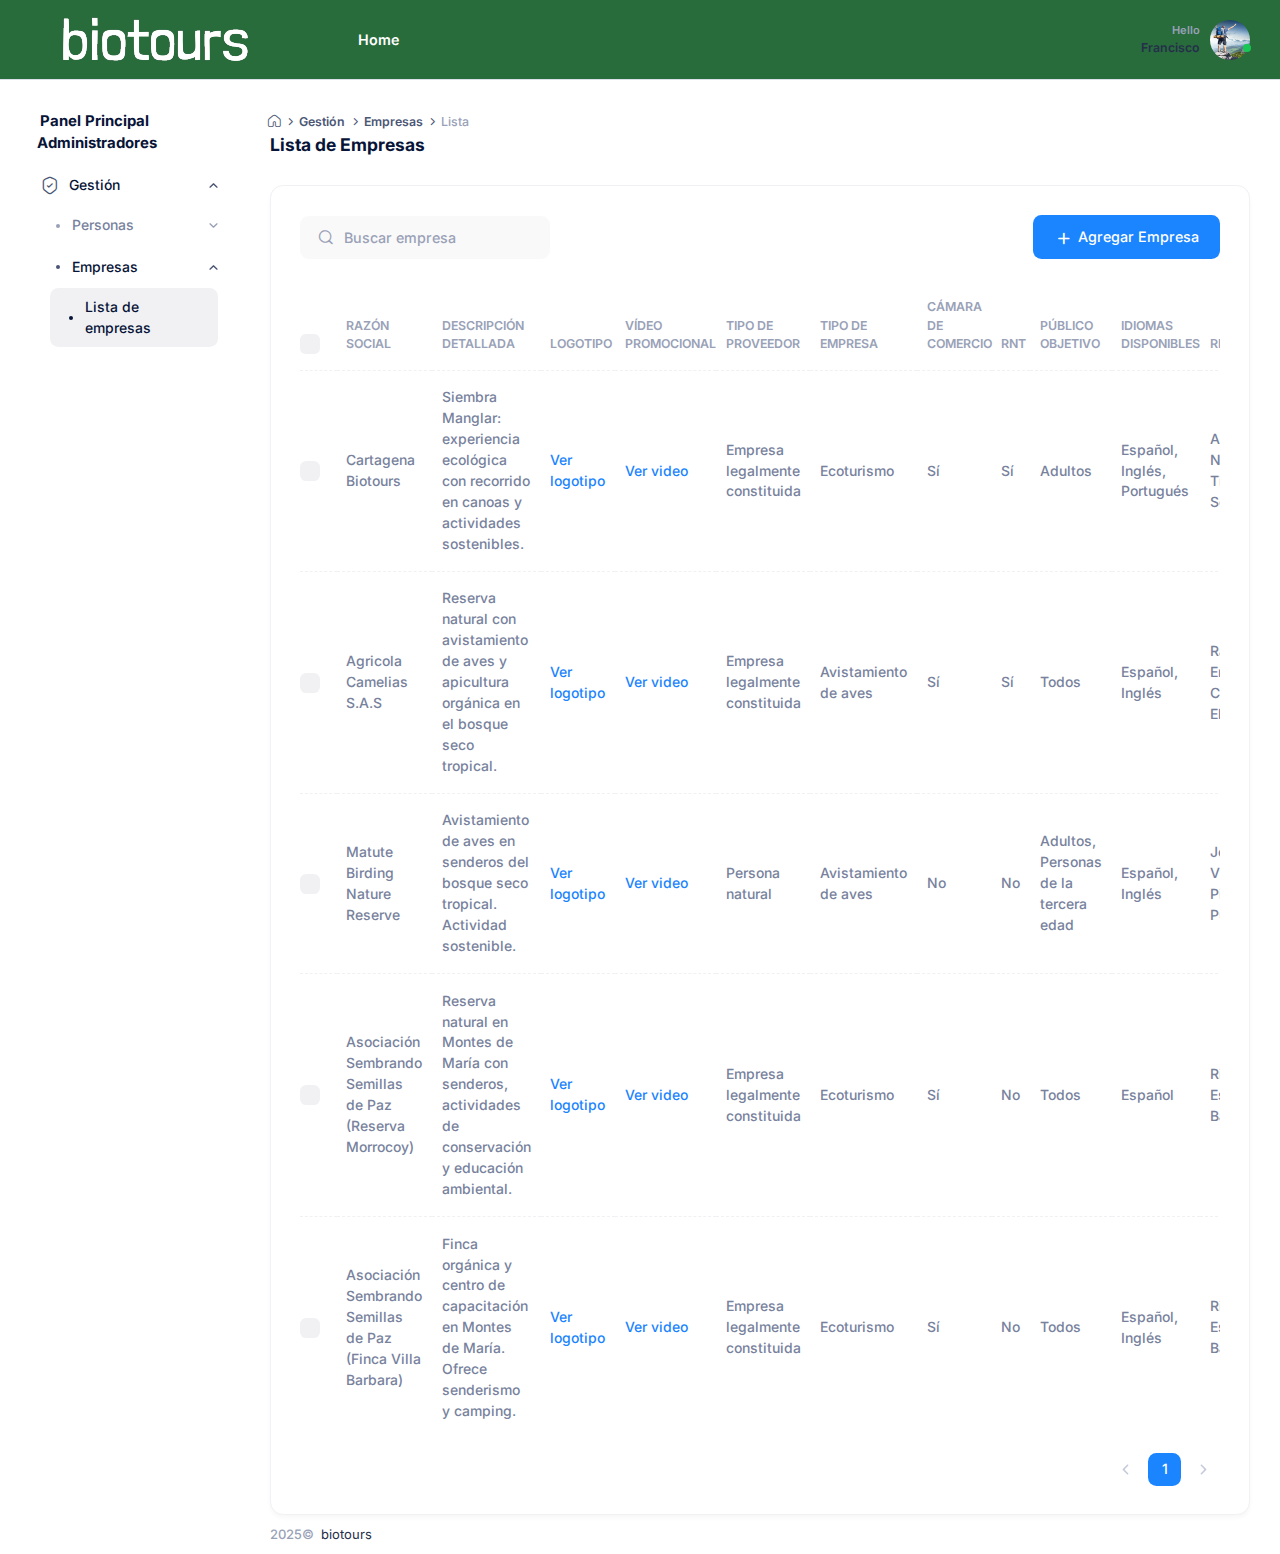
<file: admin/companies.html>
<!DOCTYPE html>
<!--
Author: Keenthemes
Product Name: MetronicProduct Version: 8.3.1
Purchase: https://1.envato.market/EA4JP
Website: http://www.keenthemes.com
Contact: support@keenthemes.com
Follow: www.twitter.com/keenthemes
Dribbble: www.dribbble.com/keenthemes
Like: www.facebook.com/keenthemes
License: For each use you must have a valid license purchased only from above link in order to legally use the theme for your project.
-->
<html lang="en">
	<!--begin::Head-->
	<head>
		<title>Biotours</title>
		<meta charset="utf-8" />
		<link rel="shortcut icon" href="../assets/media/logos/favicon.ico" />
		<link rel="stylesheet" href="https://fonts.googleapis.com/css?family=Inter:300,400,500,600,700" />
		<link href="../assets/plugins/custom/datatables/datatables.bundle.css" rel="stylesheet" type="text/css" />
		<link href="../assets/plugins/global/plugins.bundle.css" rel="stylesheet" type="text/css" />
		<link href="../assets/css/style.bundle.css" rel="stylesheet" type="text/css" />
		<link href="../assets/css/custom-styles.css" rel="stylesheet" type="text/css" />
	</head>
	<!--end::Head-->
	<!--begin::Body-->
	<body id="kt_app_body" data-kt-app-header-fixed="true" data-kt-app-header-fixed-mobile="true" data-kt-app-sidebar-enabled="true" data-kt-app-sidebar-fixed="false" data-kt-app-sidebar-push-header="true" data-kt-app-sidebar-push-toolbar="true" data-kt-app-sidebar-push-footer="true" data-kt-app-toolbar-enabled="true" class="app-default">
		<!--begin::Theme mode setup on page load-->
		<script>var defaultThemeMode = "light"; var themeMode; if ( document.documentElement ) { if ( document.documentElement.hasAttribute("data-bs-theme-mode")) { themeMode = document.documentElement.getAttribute("data-bs-theme-mode"); } else { if ( localStorage.getItem("data-bs-theme") !== null ) { themeMode = localStorage.getItem("data-bs-theme"); } else { themeMode = defaultThemeMode; } } if (themeMode === "system") { themeMode = window.matchMedia("(prefers-color-scheme: dark)").matches ? "dark" : "light"; } document.documentElement.setAttribute("data-bs-theme", themeMode); }</script>
		<!--end::Theme mode setup on page load-->
		<!--begin::App-->
		<div class="d-flex flex-column flex-root app-root" id="kt_app_root">
			<!--begin::Page-->
			<div class="app-page flex-column flex-column-fluid" id="kt_app_page">
				<!--begin::Header-->
				


                <div id="kt_app_header" class="app-header">
				<!--begin::Header container-->
				<div class="app-container container-fluid d-flex align-items-stretch justify-content-between .feedPersonas bar"
					id="kt_app_header_container">
					<!--begin::Header logo-->
					<div class="app-header-logo d-flex align-items-center me-lg-20 gap-1 gap-lg-2">
						<!--begin::Logo image-->
						<a href="../resenias.html">
							<img alt="Logo" src="../assets/media/logos/logo-biotours-transp.png" />
						</a>
						<!--end::Logo image-->
						<!--begin::Mobile toggle-->
						<div class="btn btn-icon btn-color-gray-500 btn-active-color-primary w-35px h-35px d-flex d-lg-none"
							id="kt_app_header_menu_toggle">
							<i class="ki-outline ki-abstract-14 lh-0 fs-1"></i>
						</div>
						<!--end::Mobile toggle-->
					</div>
					<!--end::Header logo-->
					<!--begin::Header wrapper-->
					<div class="d-flex align-items-stretch justify-content-between flex-lg-grow-1">
						<!--begin::Menu wrapper-->
						<div class="d-flex align-items-stretch" id="kt_app_header_menu_wrapper">
							<!--begin::Menu holder-->
							<div class="app-header-menu app-header-mobile-drawer align-items-stretch"
								data-kt-drawer="true" data-kt-drawer-name="app-header-menu"
								data-kt-drawer-activate="{default: true, lg: false}" data-kt-drawer-overlay="true"
								data-kt-drawer-width="{default:'200px', '300px': '250px'}"
								data-kt-drawer-direction="start" data-kt-drawer-toggle="#kt_app_header_menu_toggle"
								data-kt-swapper="true" data-kt-swapper-mode="prepend"
								data-kt-swapper-parent="{default: '#kt_app_body', lg: '#kt_app_header_menu_wrapper'}">
								<!--begin::Menu-->
								<div class="menu menu-rounded menu-column menu-lg-row menu-active-bg menu-title-gray-600 menu-state-gray-900 menu-arrow-gray-500 fw-semibold fw-semibold fs-6 align-items-stretch my-5 my-lg-0 px-2 px-lg-0"
									id="#kt_app_header_menu" data-kt-menu="true">
									<!--begin:Menu item-->
									<div 
										class="menu-item menu-here-bg menu-lg-down-accordion me-0 me-lg-2">
										<!--begin:Menu link-->
										<span class="menu-link">
											<a href="../searchActivities.html">
												<span class="menu-title" style="color: white;">Home</span>
											</a>
											<span class="menu-arrow d-lg-none"></span>
										</span>
										<!--end:Menu link-->
									</div>
									<!--end:Menu item-->
									<!--end:Menu item-->
								</div>
								<!--end::Menu-->
							</div>
							<!--end::Menu holder-->
						</div>
						<!--end::Menu wrapper-->
						<!--begin::Navbar-->
						<div class="app-navbar flex-shrink-0 gap-2 gap-lg-5">


							<!--begin::User menu-->
							<div class="app-navbar-item ms-lg-5" id="kt_header_user_menu_toggle">
								<!--begin::Menu wrapper-->
								<div class="d-flex align-items-center"
									data-kt-menu-trigger="{default: 'click', lg: 'hover'}" data-kt-menu-attach="parent"
									data-kt-menu-placement="bottom-end">
									<!--begin:Info-->
									<div class="text-end d-none d-sm-flex flex-column justify-content-center me-3">
										<span class="text-gray-500 fs-8 fw-bold">Hello</span>
										<a href="pages/user-profile/overview.html"
											class="text-gray-800 text-hover-primary fs-7 fw-bold d-block">Francisco</a>
									</div>
									<!--end:Info-->
									<!--begin::User-->
									<div class="cursor-pointer symbol symbol symbol-circle symbol-35px symbol-md-40px">
										<img class="" src="../assets/media/avatars/300-32.jpeg" alt="user" />
										<div
											class="position-absolute translate-middle bottom-0 mb-1 start-100 ms-n1 bg-success rounded-circle h-8px w-8px">
										</div>
									</div>
									<!--end::User-->
								</div>
								<!--begin::User account menu-->
								<div class="menu menu-sub menu-sub-dropdown menu-column menu-rounded menu-gray-800 menu-state-bg menu-state-color fw-semibold py-4 fs-6 w-275px"
									data-kt-menu="true">
									<!--begin::Menu item-->
									<div class="menu-item px-3">
										<div class="menu-content d-flex align-items-center px-3">
											<!--begin::Avatar-->
											<div class="symbol symbol-50px me-5">
												<img alt="Logo" src="../assets/media/avatars/300-32.jpeg" />
											</div>
											<!--end::Avatar-->
											<!--begin::Username-->
											<div class="d-flex flex-column">
												<div class="fw-bold d-flex align-items-center fs-5">Francisco
													<span
														class="badge badge-light-success fw-bold fs-8 px-2 py-1 ms-2">Pro</span>
												</div>
												<a href="#"
													class="fw-semibold text-muted text-hover-primary fs-7">ethan@kt.com</a>
											</div>
											<!--end::Username-->
										</div>
									</div>
									<!--end::Menu item-->
									<!--begin::Menu separator-->
									<div class="separator my-2"></div>
									<!--end::Menu separator-->
									<!--begin::Menu item-->
									<div class="menu-item px-5">
										<a href="profile.html" class="menu-link px-5">Mi Perfil</a>
									</div>
									<!--end::Menu item-->
									<!--begin::Menu separator-->
									<div class="separator my-2"></div>
									<!--end::Menu item-->
									<!--begin::Menu item-->
									<div class="menu-item px-5">
										<a href="../index.html"
											class="menu-link px-5">Cerrar Sesión</a>
									</div>
									<!--end::Menu item-->
								</div>
								<!--end::User account menu-->
								<!--end::Menu wrapper-->
							</div>
							<!--end::User menu-->
							<!--begin::Sidebar menu toggle-->
							<div class="app-navbar-item d-flex align-items-center d-lg-none me-n2">
								<a href="#"
									class="btn btn-icon btn-color-gray-500 btn-active-color-primary w-35px h-35px"
									id="kt_app_sidebar_mobile_toggle">
									<i class="ki-outline ki-row-vertical fs-1"></i>
								</a>
							</div>
							<!--end::Sidebar menu toggle-->
						</div>
						<!--end::Navbar-->
					</div>
					<!--end::Header wrapper-->
				</div>
				<!--end::Header container-->
				</div>


				<!--end::Header-->
				<!--begin::Wrapper-->
				<div class="app-wrapper d-flex flex-column flex-column-fluid" id="kt_app_wrapper">
					<!--begin::Wrapper container-->
					<div class="app-container container-fluid d-flex flex-row-fluid">







						<!--begin::Sidebar-->
						<div id="kt_app_sidebar" class="app-sidebar flex-column" data-kt-drawer="true" data-kt-drawer-name="app-sidebar" data-kt-drawer-activate="{default: true, lg: false}" data-kt-drawer-overlay="true" data-kt-drawer-width="auto" data-kt-drawer-direction="start" data-kt-drawer-toggle="#kt_app_sidebar_mobile_toggle">
							<!--begin::Sidebar secondary menu-->
							<div id="kt_app_sidebar_menu" data-kt-menu="true" class="menu menu-sub-indention menu-rounded menu-column menu-active-bg menu-title-gray-600 menu-icon-gray-500 menu-state-primary menu-arrow-gray-500 fw-semibold fs-6 py-4 py-lg-6 ms-lg-n7 px-2 px-lg-0">
								<div id="kt_app_sidebar_menu_wrapper" class="hover-scroll-y px-1 px-lg-5" data-kt-sticky="true" data-kt-sticky-name="app-sidebar-menu-sticky" data-kt-sticky-offset="{default: false, xl: '500px'}" data-kt-sticky-release="#kt_app_stats" data-kt-sticky-width="250px" data-kt-sticky-left="auto" data-kt-sticky-top="100px" data-kt-sticky-animation="false" data-kt-sticky-zindex="95" data-kt-scroll="true" data-kt-scroll-activate="{default: true, lg: true}" data-kt-scroll-height="auto" data-kt-scroll-dependencies="#kt_app_header, #kt_app_header" data-kt-scroll-wrappers="#kt_app_sidebar_menu" data-kt-scroll-offset="20px">
									<!--begin:Menu item-->
									<div class="menu-item">
										<!--begin:Menu content-->
										<div class="menu-content">
											<span class="menu-section fs-5 fw-bolder ps-1 py-1">Panel Principal Administradores</span>
										</div>
										<!--end:Menu content-->
									</div>
									<!--end:Menu item-->



									<!--begin:Menu item-->
									<div data-kt-menu-trigger="click" class="menu-item here show menu-accordion">
										<!--begin:Menu link-->
										<span class="menu-link">
											<span class="menu-icon">
												<i class="ki-outline ki-shield-tick fs-2"></i>
											</span>
											<span class="menu-title">Gestión</span>
											<span class="menu-arrow"></span>
										</span>
										<!--end:Menu link-->
										<!--begin:Menu sub-->
										<div class="menu-sub menu-sub-accordion">
											<!--begin:Menu item-->

											<div data-kt-menu-trigger="click" class="menu-item menu-accordion">
												<!--begin:Menu link-->
												<span class="menu-link">
													<span class="menu-bullet">
														<span class="bullet bullet-dot"></span>
													</span>
													<span class="menu-title">Personas</span>
													<span class="menu-arrow"></span>
												</span>
												<!--end:Menu link-->
												<!--begin:Menu sub-->
												<div class="menu-sub menu-sub-accordion">
													<!--begin:Menu item-->
													<div class="menu-item">
														<!--begin:Menu link-->
														<a class="menu-link" href="users.html">
															<span class="menu-bullet">
																<span class="bullet bullet-dot"></span>
															</span>
															<span class="menu-title">Lista de usuarios</span>
														</a>
														<!--end:Menu link-->
													</div>
												</div>
												<!--end:Menu sub-->
											</div>
											<div data-kt-menu-trigger="click" class="menu-item here show menu-accordion mb-1">
												<!--begin:Menu link-->
												<span class="menu-link">
													<span class="menu-bullet">
														<span class="bullet bullet-dot"></span>
													</span>
													<span class="menu-title">Empresas</span>
													<span class="menu-arrow"></span>
												</span>
												<!--end:Menu link-->
												<!--begin:Menu sub-->
												<div class="menu-sub menu-sub-accordion">
													<!--begin:Menu item-->
													<div class="menu-item">
														<!--begin:Menu link-->
														<a class="menu-link active" href="#">
															<span class="menu-bullet">
																<span class="bullet bullet-dot"></span>
															</span>
															<span class="menu-title">Lista de empresas</span>
														</a>
														<!--end:Menu link-->
													</div>
													<!--end:Menu item-->
												</div>
												<!--end:Menu sub-->
											</div>
										</div>
										<!--end:Menu sub-->
									</div>
									<!--end:Menu item-->



								</div>
							</div>
							<!--end::Sidebar secondary menu-->
						</div>
						<!--end::Sidebar-->
						<!--begin::Main-->





						<div class="app-main flex-column flex-row-fluid" id="kt_app_main">






							<!--begin::Content wrapper-->
							<div class="d-flex flex-column flex-column-fluid">
								<!--begin::Toolbar-->
								<div id="kt_app_toolbar" class="app-toolbar pt-7 pt-lg-10">
									<!--begin::Toolbar wrapper-->
									<div class="app-toolbar-wrapper d-flex flex-stack flex-wrap gap-4 w-100">
										<!--begin::Page title-->
										<div class="page-title d-flex flex-column justify-content-center gap-1 me-3">
											<!--begin::Breadcrumb-->
											<ul class="breadcrumb breadcrumb-separatorless fw-semibold fs-7">
												<!--begin::Item-->
												<li class="breadcrumb-item text-gray-700 fw-bold lh-1 mx-n1">
													<a href="index.html" class="text-hover-primary">
														<i class="ki-outline ki-home text-gray-700 fs-6"></i>
													</a>
												</li>
												<!--end::Item-->
												<!--begin::Item-->
												<li class="breadcrumb-item">
													<i class="ki-outline ki-right fs-7 text-gray-700"></i>
												</li>
												<!--end::Item-->
												<!--begin::Item-->
												<li class="breadcrumb-item text-gray-700 fw-bold lh-1 mx-n1">Gestión</li>
												<!--end::Item-->
												<!--begin::Item-->
												<li class="breadcrumb-item">
													<i class="ki-outline ki-right fs-7 text-gray-700"></i>
												</li>
												<!--end::Item-->
												<!--begin::Item-->
												<li class="breadcrumb-item text-gray-700 fw-bold lh-1 mx-n1">Empresas</li>
												<!--end::Item-->
												<!--begin::Item-->
												<li class="breadcrumb-item">
													<i class="ki-outline ki-right fs-7 text-gray-700"></i>
												</li>
												<!--end::Item-->
												<!--begin::Item-->
												<li class="breadcrumb-item text-gray-500 mx-n1">Lista</li>
												<!--end::Item-->
											</ul>
											<!--end::Breadcrumb-->
											<!--begin::Title-->
											<h1 class="page-heading d-flex flex-column justify-content-center text-gray-900 fw-bolder fs-3 m-0">Lista de Empresas</h1>
											<!--end::Title-->
										</div>
										<!--end::Page title-->
									</div>
									<!--end::Toolbar wrapper-->
								</div>
								<!--end::Toolbar-->
								<!--begin::Content-->
								<div id="kt_app_content" class="app-content flex-column-fluid">
									<!--begin::Card-->
									<div class="card">
										<!--begin::Card header-->
										<div class="card-header border-0 pt-6">
											<!--begin::Card title-->
											<div class="card-title">
												<!--begin::Search-->
												<div class="d-flex align-items-center position-relative my-1">
													<i class="ki-outline ki-magnifier fs-3 position-absolute ms-5"></i>
													<input type="text" data-kt-user-table-filter="search" class="form-control form-control-solid w-250px ps-13" placeholder="Buscar empresa" />
												</div>
												<!--end::Search-->
											</div>
											<!--begin::Card title-->
											<!--begin::Card toolbar-->
											<div class="card-toolbar">
												<!--begin::Toolbar-->
												<div class="d-flex justify-content-end" data-kt-user-table-toolbar="base">
													<!--begin::Filter-->
													
													<!--end::Menu 1-->
													<!--end::Filter-->
													<!--begin::Add user-->
													<button type="button" class="btn btn-primary" data-bs-toggle="modal" data-bs-target="#kt_modal_add_user">
													<i class="ki-outline ki-plus fs-2"></i>Agregar Empresa</button>
													<!--end::Add user-->
												</div>
												<!--end::Toolbar-->
												<!--begin::Group actions-->
												<div class="d-flex justify-content-end align-items-center d-none" data-kt-user-table-toolbar="selected">
													<div class="fw-bold me-5">
													<span class="me-2" data-kt-user-table-select="selected_count"></span>Seleccionados</div>
													<button type="button" class="btn btn-danger" data-kt-user-table-select="delete_selected">Eliminar Seleccionado</button>
												</div>
												<!--end::Group actions-->
												<!--begin::Modal - Adjust Balance-->
												<div class="modal fade" id="kt_modal_export_users" tabindex="-1" aria-hidden="true">
													<!--begin::Modal dialog-->
													<div class="modal-dialog modal-dialog-centered mw-650px">
														<!--begin::Modal content-->
														<div class="modal-content">
															<!--begin::Modal header-->
															<div class="modal-header">
																<!--begin::Modal title-->
																<h2 class="fw-bold">Export Users</h2>
																<!--end::Modal title-->
																<!--begin::Close-->
																<div class="btn btn-icon btn-sm btn-active-icon-primary" data-kt-users-modal-action="close">
																	<i class="ki-outline ki-cross fs-1"></i>
																</div>
																<!--end::Close-->
															</div>
															<!--end::Modal header-->
															<!--begin::Modal body-->
															<div class="modal-body scroll-y mx-5 mx-xl-15 my-7">
																<!--begin::Form-->
																<form id="kt_modal_export_users_form" class="form" action="#">
																	<!--begin::Input group-->
																	<div class="fv-row mb-10">
																		<!--begin::Label-->
																		<label class="fs-6 fw-semibold form-label mb-2">Select Roles:</label>
																		<!--end::Label-->
																		<!--begin::Input-->
																		<select name="role" data-control="select2" data-placeholder="Select a role" data-hide-search="true" class="form-select form-select-solid fw-bold">
																			<option></option>
																			<option value="Administrador">Administrador</option>
																			<option value="Analyst">Analyst</option>
																			<option value="Developer">Developer</option>
																			<option value="Support">Support</option>
																			<option value="Trial">Trial</option>
																		</select>
																		<!--end::Input-->
																	</div>
																	<!--end::Input group-->
																	<!--begin::Input group-->
																	<div class="fv-row mb-10">
																		<!--begin::Label-->
																		<label class="required fs-6 fw-semibold form-label mb-2">Select Export Format:</label>
																		<!--end::Label-->
																		<!--begin::Input-->
																		<select name="format" data-control="select2" data-placeholder="Select a format" data-hide-search="true" class="form-select form-select-solid fw-bold">
																			<option></option>
																			<option value="excel">Excel</option>
																			<option value="pdf">PDF</option>
																			<option value="cvs">CVS</option>
																			<option value="zip">ZIP</option>
																		</select>
																		<!--end::Input-->
																	</div>
																	<!--end::Input group-->
																	<!--begin::Actions-->
																	<div class="text-center">
																		<button type="reset" class="btn btn-light me-3" data-kt-users-modal-action="cancel">Discard</button>
																		<button type="submit" class="btn btn-primary" data-kt-users-modal-action="submit">
																			<span class="indicator-label">Submit</span>
																			<span class="indicator-progress">Please wait... 
																			<span class="spinner-border spinner-border-sm align-middle ms-2"></span></span>
																		</button>
																	</div>
																	<!--end::Actions-->
																</form>
																<!--end::Form-->
															</div>
															<!--end::Modal body-->
														</div>
														<!--end::Modal content-->
													</div>
													<!--end::Modal dialog-->
												</div>
												<!--end::Modal - New Card-->
												<!--begin::Modal - Add task-->
												<div class="modal fade" id="kt_modal_add_user" tabindex="-1" aria-hidden="true">
													<div class="modal-dialog modal-dialog-centered mw-650px">
    <div class="modal-content">
      <div class="modal-header" id="kt_modal_add_user_header">
        <h2 class="fw-bold">Registro de Empresas</h2>
        <div class="btn btn-icon btn-sm btn-active-icon-primary" data-kt-users-modal-action="close">
          <i class="ki-outline ki-cross fs-1"></i>
        </div>
      </div>

      <div class="modal-body px-5 my-7">
        <form id="kt_modal_add_user_form" class="form" action="#">
          <div class="d-flex flex-column scroll-y px-5 px-lg-10" id="kt_modal_add_user_scroll" data-kt-scroll="true"
            data-kt-scroll-activate="true" data-kt-scroll-max-height="auto"
            data-kt-scroll-dependencies="#kt_modal_add_user_header"
            data-kt-scroll-wrappers="#kt_modal_add_user_scroll" data-kt-scroll-offset="300px">

            <!-- Logotipo -->
            <div class="fv-row mb-7">
              <label class="d-block fw-semibold fs-6 mb-5">Logotipo de la empresa</label>
              <div class="image-input image-input-outline image-input-placeholder" data-kt-image-input="true">
                <div class="image-input-wrapper w-125px h-125px" style="background-image: url(assets/media/avatars/blank.png);"></div>
                <label class="btn btn-icon btn-circle btn-active-color-primary w-25px h-25px bg-body shadow"
                  data-kt-image-input-action="change" data-bs-toggle="tooltip" title="Cambiar logotipo">
                  <i class="ki-outline ki-pencil fs-7"></i>
                  <input type="file" name="logotipo" accept=".png, .jpg, .jpeg" />
                  <input type="hidden" name="logotipo_remove" />
                </label>
                <span class="btn btn-icon btn-circle btn-active-color-primary w-25px h-25px bg-body shadow"
                  data-kt-image-input-action="cancel" data-bs-toggle="tooltip" title="Cancelar">
                  <i class="ki-outline ki-cross fs-2"></i>
                </span>
                <span class="btn btn-icon btn-circle btn-active-color-primary w-25px h-25px bg-body shadow"
                  data-kt-image-input-action="remove" data-bs-toggle="tooltip" title="Eliminar">
                  <i class="ki-outline ki-cross fs-2"></i>
                </span>
              </div>
              <div class="form-text">Tipos permitidos: png, jpg, jpeg.</div>
            </div>

            <!-- Video promocional -->
            <div class="fv-row mb-7">
              <label class="fw-semibold fs-6 mb-2">Vídeo promocional</label>
              <input type="file" name="video_promocional" class="form-control form-control-solid" accept="video/*" />
            </div>

            <!-- Razón social -->
            <div class="fv-row mb-7">
              <label class="required fw-semibold fs-6 mb-2">Razón social</label>
              <input type="text" name="razon_social" class="form-control form-control-solid"
                placeholder="Nombre legal de la empresa" />
            </div>

            <!-- Descripción -->
            <div class="fv-row mb-7">
              <label class="required fw-semibold fs-6 mb-2">Descripción detallada de la empresa</label>
              <textarea name="descripcion" class="form-control form-control-solid"
                placeholder="Describe tu empresa..." rows="3"></textarea>
            </div>

            <!-- Tipo de proveedor -->
            <div class="fv-row mb-7">
              <label class="required fw-semibold fs-6 mb-2">Tipo de proveedor</label>
              <select name="tipo_proveedor" class="form-select form-select-solid">
                <option value="persona_natural">Persona natural</option>
                <option value="empresa">Empresa legalmente constituida</option>
              </select>
            </div>

            <!-- Tipo de empresa -->
            <div class="fv-row mb-7">
              <label class="required fw-semibold fs-6 mb-2">Tipo de empresa</label>
              <select name="tipo_empresa" class="form-select form-select-solid" multiple>
                <option value="agroturismo">Agroturismo</option>
                <option value="avistamiento">Avistamiento de aves</option>
                <option value="ecoturismo">Ecoturismo</option>
                <option value="gastronomia">Gastronomía local</option>
                <option value="hospedaje">Hospedaje ecológico</option>
                <option value="senderismo">Senderismo</option>
                <option value="transporte">Transporte ecológico</option>
                <option value="voluntariado">Voluntariado ecológico</option>
                <option value="otro">Otro</option>
              </select>
              <div class="form-text">Puedes seleccionar varias opciones.</div>
            </div>

            <!-- Cámara de Comercio -->
            <div class="fv-row mb-7">
              <label class="required fw-semibold fs-6 mb-2">Cámara de Comercio actualizada</label>
              <input type="file" name="camara_comercio" class="form-control form-control-solid" />
            </div>

            <!-- RNT -->
            <div class="fv-row mb-7">
              <label class="required fw-semibold fs-6 mb-2">Registro Nacional de Turismo (RNT)</label>
              <input type="file" name="rnt" class="form-control form-control-solid" />
            </div>

            <!-- Público objetivo -->
            <div class="fv-row mb-7">
              <label class="required fw-semibold fs-6 mb-2">Público objetivo</label>
              <select name="publico_objetivo" class="form-select form-select-solid" multiple>
                <option value="ninos">Niños, niñas y adolescentes</option>
                <option value="jovenes">Jóvenes</option>
                <option value="adultos">Adultos</option>
                <option value="tercera_edad">Personas de la tercera edad</option>
                <option value="todos">Todos</option>
              </select>
            </div>

            <!-- Idiomas disponibles -->
            <div class="fv-row mb-7">
              <label class="fw-semibold fs-6 mb-2">Idiomas disponibles</label>
              <input type="text" name="idiomas" class="form-control form-control-solid"
                placeholder="Ejemplo: Español, Inglés, Francés..." />
            </div>

            <!-- Nombre representante -->
            <div class="fv-row mb-7">
              <label class="required fw-semibold fs-6 mb-2">Nombre completo del responsable o representante legal</label>
              <input type="text" name="representante" class="form-control form-control-solid" />
            </div>

            <!-- Identificación -->
            <div class="fv-row mb-7">
              <label class="required fw-semibold fs-6 mb-2">Identificación (CC / NIT / Pasaporte)</label>
              <input type="text" name="identificacion" class="form-control form-control-solid" />
            </div>

            <!-- Página web -->
            <div class="fv-row mb-7">
              <label class="fw-semibold fs-6 mb-2">Página web</label>
              <input type="url" name="pagina_web" class="form-control form-control-solid" placeholder="https://tusitio.com" />
            </div>

            <!-- Dirección -->
            <div class="fv-row mb-7">
              <label class="fw-semibold fs-6 mb-2">Dirección de domicilio</label>
              <input type="text" name="direccion" class="form-control form-control-solid" />
            </div>

            <!-- País -->
            <div class="fv-row mb-7">
              <label class="fw-semibold fs-6 mb-2">País</label>
              <input type="text" name="pais" class="form-control form-control-solid" />
            </div>

            <!-- Ciudad -->
            <div class="fv-row mb-7">
              <label class="fw-semibold fs-6 mb-2">Ciudad</label>
              <input type="text" name="ciudad" class="form-control form-control-solid" />
            </div>

            <!-- Coordenadas -->
            <div class="fv-row mb-7">
              <label class="fw-semibold fs-6 mb-2">Coordenadas (Latitud, Longitud)</label>
              <input type="text" name="coordenadas" class="form-control form-control-solid"
                placeholder="Ejemplo: 10.4237, -75.5293" />
            </div>

            <!-- Teléfono -->
            <div class="fv-row mb-7">
              <label class="required fw-semibold fs-6 mb-2">Teléfono</label>
              <input type="tel" name="telefono" class="form-control form-control-solid" />
            </div>

            <!-- Email -->
            <div class="fv-row mb-7">
              <label class="required fw-semibold fs-6 mb-2">Correo electrónico</label>
              <input type="email" name="email" class="form-control form-control-solid" placeholder="empresa@correo.com" />
            </div>

            <!-- ¿Trabaja con comunidades locales? -->
            <div class="fv-row mb-7">
              <label class="fw-semibold fs-6 mb-2">¿Trabaja con comunidades locales?</label>
              <select name="comunidades_locales" class="form-select form-select-solid">
                <option value="si">Sí</option>
                <option value="no">No</option>
              </select>
            </div>

            <!-- Empresa certificada -->
            <div class="fv-row mb-7">
              <div class="form-check form-check-custom form-check-solid">
                <input class="form-check-input" type="checkbox" name="certificada_biotours" value="1" />
                <label class="form-check-label fw-semibold fs-6" for="certificada_biotours">
                  Empresa certificada dentro de Biotours
                </label>
              </div>
            </div>

          </div>

          <!-- Acciones -->
          <div class="text-center pt-10">
            <button type="reset" class="btn btn-light me-3" data-kt-users-modal-action="cancel">Cancelar</button>
            <button type="submit" class="btn btn-primary" data-kt-users-modal-action="submit">
              <span class="indicator-label">Guardar empresa</span>
              <span class="indicator-progress">Por favor espera...
                <span class="spinner-border spinner-border-sm align-middle ms-2"></span></span>
            </button>
          </div>
        </form>
      </div>
    </div>
  </div>
</div>
												<!--end::Modal - Add task-->
											</div>
											<!--end::Card toolbar-->
										</div>
										<!--end::Card header-->
										<!--begin::Card body-->
										<div class="card-body py-4">





                                            
											<!--begin::Table-->
											<table class="table align-middle table-row-dashed fs-6 gy-5" id="kt_table_users">
												<thead>
													<tr class="text-start text-muted fw-bold fs-7 text-uppercase gs-0">
														<th class="w-10px pe-2">
															<div class="form-check form-check-sm form-check-custom form-check-solid me-3">
																<input class="form-check-input" type="checkbox" data-kt-check="true" data-kt-check-target="#kt_table_users .form-check-input" value="1" />
															</div>
														</th>
														<th>Razón social</th>
														<th>Descripción detallada</th>
														<th>Logotipo</th>
														<th>Vídeo promocional</th>
														<th>Tipo de proveedor</th>
														<th>Tipo de empresa</th>
														<th>Cámara de Comercio</th>
														<th>RNT</th>
														<th>Público objetivo</th>
														<th>Idiomas disponibles</th>
														<th>Responsable</th>
														<th>Identificación</th>
														<th>Página web</th>
														<th>Dirección</th>
														<th>País</th>
														<th>Ciudad</th>
														<th>Coordenadas</th>
														<th>Teléfono</th>
														<th>Email</th>
														<th>Comunidades locales</th>
														<th>Certificada en Biotours</th>
														<th>Aprobación de perfiles</th>
														<th class="text-end">Acciones</th>
													</tr>
												</thead>
												<tbody class="text-gray-600 fw-semibold">
													<!-- Registro 1 -->
    <tr>
      <td><div class="form-check form-check-sm form-check-custom form-check-solid"><input class="form-check-input" type="checkbox" value="1" /></div></td>
      <td>Cartagena Biotours</td>
      <td>Siembra Manglar: experiencia ecológica con recorrido en canoas y actividades sostenibles.</td>
      <td><a href="https://drive.google.com/open?id=1fhF9Yoe9JRp_Hr3kQw3I8a61JB-7B6O4" target="_blank">Ver logotipo</a></td>
      <td><a href="https://www.youtube.com/watch?v=paIANQ3noSE&ab_channel=BIOTOURS" target="_blank">Ver video</a></td>
      <td>Empresa legalmente constituida</td>
      <td>Ecoturismo</td>
      <td>Sí</td>
      <td>Sí</td>
      <td>Adultos</td>
      <td>Español, Inglés, Portugués</td>
      <td>Angie Natally Tinoco Sotomayor</td>
      <td>901342683-6</td>
      <td><a href="https://mapachecolombia.org/" target="_blank">mapachecolombia.org</a></td>
      <td>Barrio Armenia Cr 47 #30-234</td>
      <td>Colombia</td>
      <td>Cartagena</td>
      <td></td>
      <td>3215045501</td>
      <td>cartagenabiotours@gmail.com</td>
      <td>Sí</td>
      <td></td>
	  <td class="text-end">
        <a href="#" class="btn btn-light btn-active-light-primary btn-flex btn-center btn-sm" data-kt-menu-trigger="click" data-kt-menu-placement="bottom-end">
          Estado <i class="ki-outline ki-down fs-5 ms-1"></i>
        </a>
        <div class="menu menu-sub menu-sub-dropdown menu-column menu-rounded menu-gray-600 menu-state-bg-light-primary fw-semibold fs-7 w-125px py-4" data-kt-menu="true">
          <div class="menu-item px-3">
            <a href="#" class="menu-link px-3">Aprobar</a>
          </div>
          <div class="menu-item px-3">
            <a href="#" class="menu-link px-3">Rechazar</a>
          </div>
        </div>
      </td>
      <td class="text-end">
        <a href="#" class="btn btn-light btn-active-light-primary btn-flex btn-center btn-sm" data-kt-menu-trigger="click" data-kt-menu-placement="bottom-end">
          Acciones <i class="ki-outline ki-down fs-5 ms-1"></i>
        </a>
        <div class="menu menu-sub menu-sub-dropdown menu-column menu-rounded menu-gray-600 menu-state-bg-light-primary fw-semibold fs-7 w-125px py-4" data-kt-menu="true">
          <div class="menu-item px-3">
            <a href="#" class="menu-link px-3">Editar</a>
          </div>
          <div class="menu-item px-3">
            <a href="#" class="menu-link px-3">Eliminar</a>
          </div>
        </div>
      </td>
    </tr>

    <!-- Registro 2 -->
    <tr>
      <td><div class="form-check form-check-sm form-check-custom form-check-solid"><input class="form-check-input" type="checkbox" value="1" /></div></td>
      <td>Agricola Camelias S.A.S</td>
      <td>Reserva natural con avistamiento de aves y apicultura orgánica en el bosque seco tropical.</td>
      <td><a href="https://drive.google.com/open?id=18trywBAkcq48XC21Ix6e9rU8T_i_2FQJ" target="_blank">Ver logotipo</a></td>
      <td><a href="https://www.youtube.com/watch?v=9M-VT46eGe4" target="_blank">Ver video</a></td>
      <td>Empresa legalmente constituida</td>
      <td>Avistamiento de aves</td>
      <td>Sí</td>
      <td>Sí</td>
      <td>Todos</td>
      <td>Español, Inglés</td>
      <td>Rafael Ernesto Camacho Elias</td>
      <td>901417862</td>
      <td><a href="https://www.instagram.com/agricolacamelias/" target="_blank">Instagram</a></td>
      <td>Caminos los volcanes km 1.5, Turbaco, Bolívar</td>
      <td>Colombia</td>
      <td>Turbaco</td>
      <td></td>
      <td>3006255806</td>
      <td>agricolacamelias@gmail.com</td>
      <td>Sí</td>
      <td></td>
	  <td class="text-end">
        <a href="#" class="btn btn-light btn-active-light-primary btn-flex btn-center btn-sm" data-kt-menu-trigger="click" data-kt-menu-placement="bottom-end">
          Estado <i class="ki-outline ki-down fs-5 ms-1"></i>
        </a>
        <div class="menu menu-sub menu-sub-dropdown menu-column menu-rounded menu-gray-600 menu-state-bg-light-primary fw-semibold fs-7 w-125px py-4" data-kt-menu="true">
          <div class="menu-item px-3">
            <a href="#" class="menu-link px-3">Aprobar</a>
          </div>
          <div class="menu-item px-3">
            <a href="#" class="menu-link px-3">Rechazar</a>
          </div>
        </div>
      </td>
      <td class="text-end">
        <a href="#" class="btn btn-light btn-active-light-primary btn-flex btn-center btn-sm" data-kt-menu-trigger="click" data-kt-menu-placement="bottom-end">
          Acciones <i class="ki-outline ki-down fs-5 ms-1"></i>
        </a>
        <div class="menu menu-sub menu-sub-dropdown menu-column menu-rounded menu-gray-600 menu-state-bg-light-primary fw-semibold fs-7 w-125px py-4" data-kt-menu="true">
          <div class="menu-item px-3">
            <a href="#" class="menu-link px-3">Editar</a>
          </div>
          <div class="menu-item px-3">
            <a href="#" class="menu-link px-3">Eliminar</a>
          </div>
        </div>
      </td>
    </tr>

    <!-- Registro 3 -->
    <tr>
      <td><div class="form-check form-check-sm form-check-custom form-check-solid"><input class="form-check-input" type="checkbox" value="1" /></div></td>
      <td>Matute Birding Nature Reserve</td>
      <td>Avistamiento de aves en senderos del bosque seco tropical. Actividad sostenible.</td>
      <td><a href="https://drive.google.com/open?id=1FYCEYnD9kB0ELK2VatNJ8qjA0BNRgDI2" target="_blank">Ver logotipo</a></td>
      <td><a href="https://www.instagram.com/p/DGK9PCLRxQX/" target="_blank">Ver video</a></td>
      <td>Persona natural</td>
      <td>Avistamiento de aves</td>
      <td>No</td>
      <td>No</td>
      <td>Adultos, Personas de la tercera edad</td>
      <td>Español, Inglés</td>
      <td>José Vicente Piñeres Putnam</td>
      <td>9091605</td>
      <td><a href="http://www.matutebirding.com" target="_blank">matutebirding.com</a></td>
      <td>Hacienda Matute Km 7 Troncal de Occidente</td>
      <td>Colombia</td>
      <td>Cartagena</td>
      <td></td>
      <td>3157458300</td>
      <td>celepineres@gmail.com</td>
      <td>No</td>
      <td>No</td>
	  <td class="text-end">
        <a href="#" class="btn btn-light btn-active-light-primary btn-flex btn-center btn-sm" data-kt-menu-trigger="click" data-kt-menu-placement="bottom-end">
          Estado <i class="ki-outline ki-down fs-5 ms-1"></i>
        </a>
        <div class="menu menu-sub menu-sub-dropdown menu-column menu-rounded menu-gray-600 menu-state-bg-light-primary fw-semibold fs-7 w-125px py-4" data-kt-menu="true">
          <div class="menu-item px-3">
            <a href="#" class="menu-link px-3">Aprobar</a>
          </div>
          <div class="menu-item px-3">
            <a href="#" class="menu-link px-3">Rechazar</a>
          </div>
        </div>
      </td>
      <td class="text-end">
        <a href="#" class="btn btn-light btn-active-light-primary btn-flex btn-center btn-sm" data-kt-menu-trigger="click" data-kt-menu-placement="bottom-end">
          Acciones <i class="ki-outline ki-down fs-5 ms-1"></i>
        </a>
        <div class="menu menu-sub menu-sub-dropdown menu-column menu-rounded menu-gray-600 menu-state-bg-light-primary fw-semibold fs-7 w-125px py-4" data-kt-menu="true">
          <div class="menu-item px-3">
            <a href="#" class="menu-link px-3">Editar</a>
          </div>
          <div class="menu-item px-3">
            <a href="#" class="menu-link px-3">Eliminar</a>
          </div>
        </div>
      </td>
    </tr>

    <!-- Registro 4 -->
    <tr>
      <td><div class="form-check form-check-sm form-check-custom form-check-solid"><input class="form-check-input" type="checkbox" value="1" /></div></td>
      <td>Asociación Sembrando Semillas de Paz (Reserva Morrocoy)</td>
      <td>Reserva natural en Montes de María con senderos, actividades de conservación y educación ambiental.</td>
      <td><a href="https://drive.google.com/open?id=10cg-0iH6i6FjFwbLiVVS6mSWRNBL2Nzb" target="_blank">Ver logotipo</a></td>
      <td><a href="https://www.instagram.com/reel/DD0P-49x5vl/?igsh=cGg3ajlwMGVseXUz" target="_blank">Ver video</a></td>
      <td>Empresa legalmente constituida</td>
      <td>Ecoturismo</td>
      <td>Sí</td>
      <td>No</td>
      <td>Todos</td>
      <td>Español</td>
      <td>Ricardo Esquivia Ballestas</td>
      <td>900035060-8</td>
      <td></td>
      <td>Reserva Morrocoy, El Carmen de Bolívar</td>
      <td>Colombia</td>
      <td>El Carmen</td>
      <td></td>
      <td>3106220349</td>
      <td>sembrandopazcolombia@gmail.com</td>
      <td>Sí</td>
      <td>No</td>
	  <td class="text-end">
        <a href="#" class="btn btn-light btn-active-light-primary btn-flex btn-center btn-sm" data-kt-menu-trigger="click" data-kt-menu-placement="bottom-end">
          Estado <i class="ki-outline ki-down fs-5 ms-1"></i>
        </a>
        <div class="menu menu-sub menu-sub-dropdown menu-column menu-rounded menu-gray-600 menu-state-bg-light-primary fw-semibold fs-7 w-125px py-4" data-kt-menu="true">
          <div class="menu-item px-3">
            <a href="#" class="menu-link px-3">Aprobar</a>
          </div>
          <div class="menu-item px-3">
            <a href="#" class="menu-link px-3">Rechazar</a>
          </div>
        </div>
      </td>
      <td class="text-end">
        <a href="#" class="btn btn-light btn-active-light-primary btn-flex btn-center btn-sm" data-kt-menu-trigger="click" data-kt-menu-placement="bottom-end">
          Acciones <i class="ki-outline ki-down fs-5 ms-1"></i>
        </a>
        <div class="menu menu-sub menu-sub-dropdown menu-column menu-rounded menu-gray-600 menu-state-bg-light-primary fw-semibold fs-7 w-125px py-4" data-kt-menu="true">
          <div class="menu-item px-3">
            <a href="#" class="menu-link px-3">Editar</a>
          </div>
          <div class="menu-item px-3">
            <a href="#" class="menu-link px-3">Eliminar</a>
          </div>
        </div>
      </td>
    </tr>

    <!-- Registro 5 -->
    <tr>
      <td><div class="form-check form-check-sm form-check-custom form-check-solid"><input class="form-check-input" type="checkbox" value="1" /></div></td>
      <td>Asociación Sembrando Semillas de Paz (Finca Villa Barbara)</td>
      <td>Finca orgánica y centro de capacitación en Montes de María. Ofrece senderismo y camping.</td>
      <td><a href="https://drive.google.com/open?id=1hQjfpYNjAP9yIJTXMRp3nljVsQAoVOC-" target="_blank">Ver logotipo</a></td>
      <td><a href="https://www.facebook.com/fincavillabarbara/videos/715597689582356" target="_blank">Ver video</a></td>
      <td>Empresa legalmente constituida</td>
      <td>Ecoturismo</td>
      <td>Sí</td>
      <td>No</td>
      <td>Todos</td>
      <td>Español, Inglés</td>
      <td>Ricardo Esquivia Ballestas</td>
      <td>900035060-8</td>
      <td></td>
      <td>Finca Villa Barbara, Sincelejo, Sucre</td>
      <td>Colombia</td>
      <td>Sincelejo</td>
      <td></td>
      <td>3106220349</td>
      <td>sembrandopazcolombia@gmail.com</td>
      <td>Sí</td>
      <td>No</td>
	  <td class="text-end">
        <a href="#" class="btn btn-light btn-active-light-primary btn-flex btn-center btn-sm" data-kt-menu-trigger="click" data-kt-menu-placement="bottom-end">
          Estado <i class="ki-outline ki-down fs-5 ms-1"></i>
        </a>
        <div class="menu menu-sub menu-sub-dropdown menu-column menu-rounded menu-gray-600 menu-state-bg-light-primary fw-semibold fs-7 w-125px py-4" data-kt-menu="true">
          <div class="menu-item px-3">
            <a href="#" class="menu-link px-3">Aprobar</a>
          </div>
          <div class="menu-item px-3">
            <a href="#" class="menu-link px-3">Rechazar</a>
          </div>
        </div>
      </td>
      <td class="text-end">
        <a href="#" class="btn btn-light btn-active-light-primary btn-flex btn-center btn-sm" data-kt-menu-trigger="click" data-kt-menu-placement="bottom-end">
          Acciones <i class="ki-outline ki-down fs-5 ms-1"></i>
        </a>
        <div class="menu menu-sub menu-sub-dropdown menu-column menu-rounded menu-gray-600 menu-state-bg-light-primary fw-semibold fs-7 w-125px py-4" data-kt-menu="true">
          <div class="menu-item px-3">
            <a href="#" class="menu-link px-3">Editar</a>
          </div>
          <div class="menu-item px-3">
            <a href="#" class="menu-link px-3">Eliminar</a>
          </div>
        </div>
      </td>
    </tr>

  </tbody>
											</table>

										</div>
										<!--end::Card body-->
									</div>
									<!--end::Card-->
								</div>
								<!--end::Content-->
							</div>





							<!--end::Content wrapper-->
							<!--begin::Footer-->
							<div id="kt_app_footer" class="app-footer d-flex flex-column flex-md-row flex-center flex-md-stack py-3">
								<!--begin::Copyright-->
								<div class="text-gray-900 order-2 order-md-1">
									<span class="text-muted fw-semibold me-1">2025&copy;</span>
									<a href="https://biotours.co/" target="_blank" class="text-gray-800 text-hover-primary">biotours</a>
								</div>
								<!--end::Copyright-->
							</div>
							<!--end::Footer-->
						</div>
						<!--end:::Main-->
					</div>
					<!--end::Wrapper container-->
				</div>
				<!--end::Wrapper-->
			</div>
			<!--end::Page-->
		</div>
		<!--end::App-->
		<!--begin::Drawers-->
		<!--end::Drawers-->
		<!--begin::Scrolltop-->
		<div id="kt_scrolltop" class="scrolltop" data-kt-scrolltop="true">
			<i class="ki-outline ki-arrow-up"></i>
		</div>
		<!--end::Scrolltop-->
		<!--end::Modals-->
		<!--begin::Javascript-->
		<script>var hostUrl = "assets/";</script>
		<!--begin::Global Javascript Bundle(mandatory for all pages)-->
		<script src="../assets/plugins/global/plugins.bundle.js"></script>
		<script src="../assets/js/scripts.bundle.js"></script>
		<!--end::Global Javascript Bundle-->
		<!--begin::Vendors Javascript(used for this page only)-->
		<script src="../assets/plugins/custom/datatables/datatables.bundle.js"></script>
		<!--end::Vendors Javascript-->
		<!--begin::Custom Javascript(used for this page only)-->
		<script src="../assets/js/custom/apps/user-management/users/list/table.js"></script>
		<script src="../assets/js/custom/apps/user-management/users/list/export-users.js"></script>
		<script src="../assets/js/custom/apps/user-management/users/list/add.js"></script>
		<script src="../assets/js/widgets.bundle.js"></script>
		<script src="../assets/js/custom/widgets.js"></script>
		<script src="../assets/js/custom/apps/chat/chat.js"></script>
		<script src="../assets/js/custom/utilities/modals/upgrade-plan.js"></script>
		<script src="../assets/js/custom/utilities/modals/users-search.js"></script>
		<!--end::Custom Javascript-->
		<!--end::Javascript-->
	</body>
	<!--end::Body-->
</html>
</file>
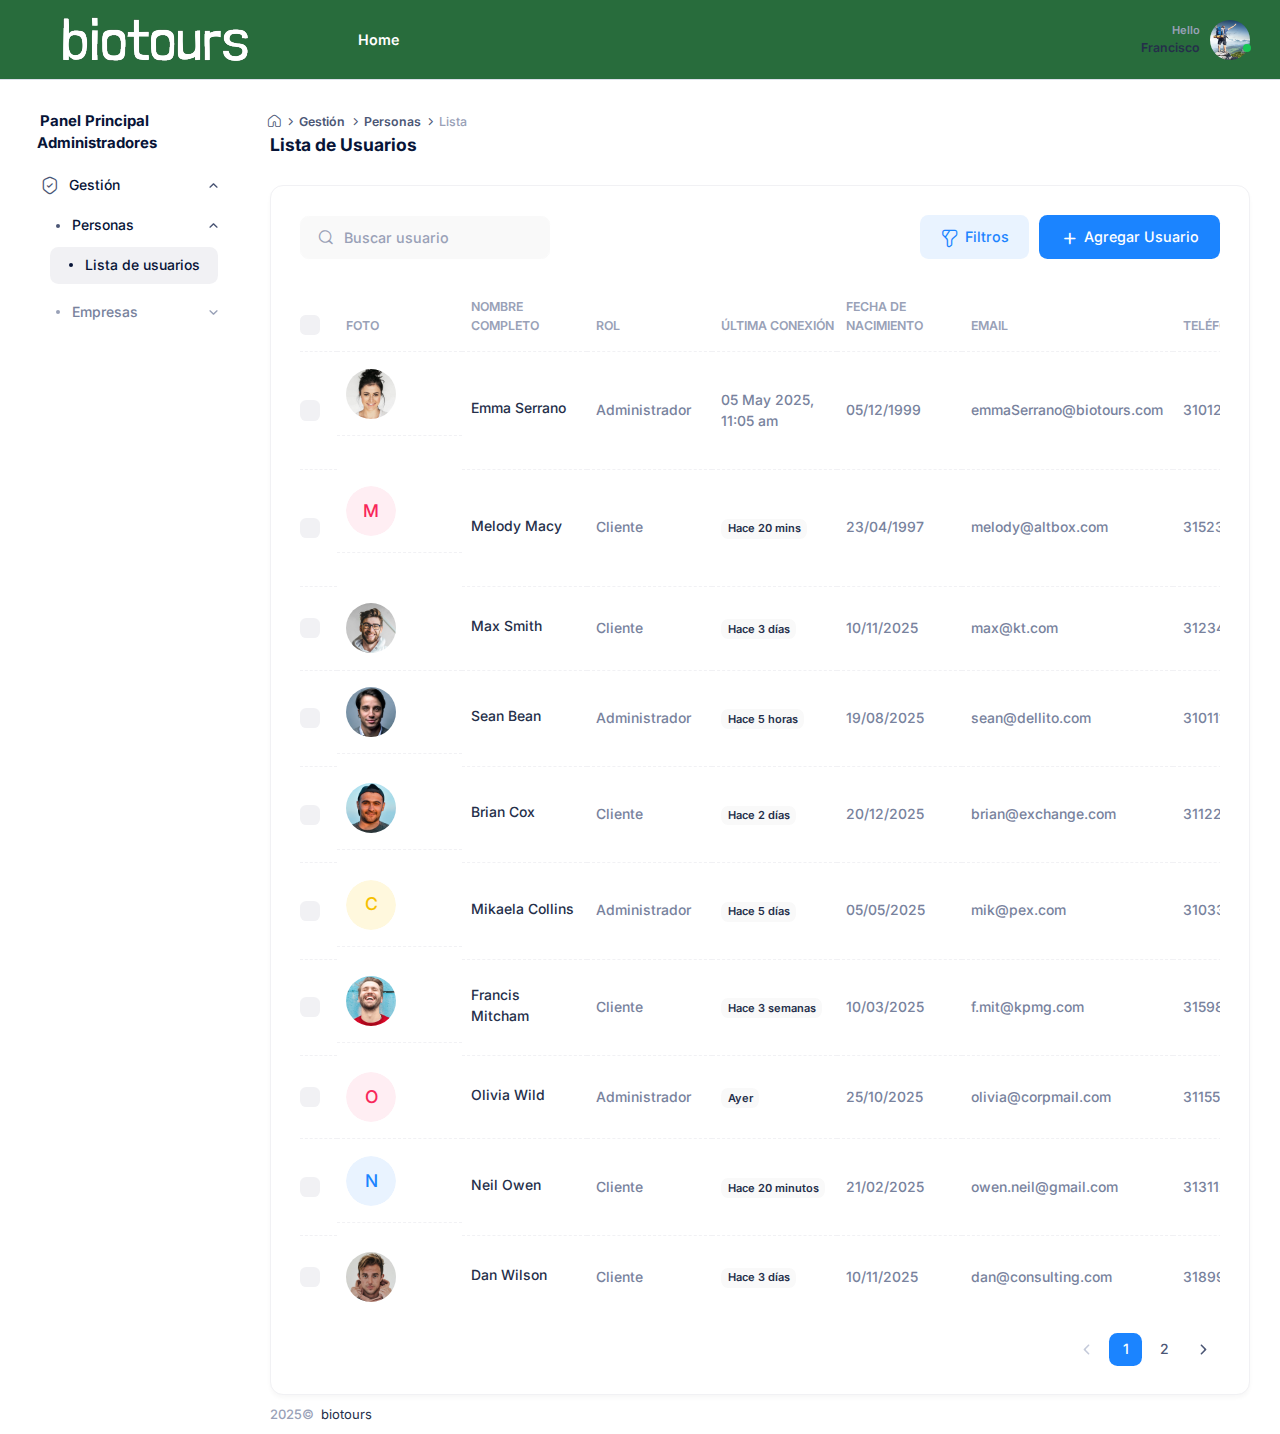
<file: admin/users.html>
<!DOCTYPE html>
<!--
Author: Keenthemes
Product Name: MetronicProduct Version: 8.3.1
Purchase: https://1.envato.market/EA4JP
Website: http://www.keenthemes.com
Contact: support@keenthemes.com
Follow: www.twitter.com/keenthemes
Dribbble: www.dribbble.com/keenthemes
Like: www.facebook.com/keenthemes
License: For each use you must have a valid license purchased only from above link in order to legally use the theme for your project.
-->
<html lang="en">
	<!--begin::Head-->
	<head>
		<title>Biotours</title>
		<meta charset="utf-8" />
		<link rel="shortcut icon" href="../assets/media/logos/favicon.ico" />
		<link rel="stylesheet" href="https://fonts.googleapis.com/css?family=Inter:300,400,500,600,700" />
		<link href="../assets/plugins/custom/datatables/datatables.bundle.css" rel="stylesheet" type="text/css" />
		<link href="../assets/plugins/global/plugins.bundle.css" rel="stylesheet" type="text/css" />
		<link href="../assets/css/style.bundle.css" rel="stylesheet" type="text/css" />
		<link href="../assets/css/custom-styles.css" rel="stylesheet" type="text/css" />
	</head>
	<!--end::Head-->
	<!--begin::Body-->
	<body id="kt_app_body" data-kt-app-header-fixed="true" data-kt-app-header-fixed-mobile="true" data-kt-app-sidebar-enabled="true" data-kt-app-sidebar-fixed="false" data-kt-app-sidebar-push-header="true" data-kt-app-sidebar-push-toolbar="true" data-kt-app-sidebar-push-footer="true" data-kt-app-toolbar-enabled="true" class="app-default">
		<!--begin::Theme mode setup on page load-->
		<script>var defaultThemeMode = "light"; var themeMode; if ( document.documentElement ) { if ( document.documentElement.hasAttribute("data-bs-theme-mode")) { themeMode = document.documentElement.getAttribute("data-bs-theme-mode"); } else { if ( localStorage.getItem("data-bs-theme") !== null ) { themeMode = localStorage.getItem("data-bs-theme"); } else { themeMode = defaultThemeMode; } } if (themeMode === "system") { themeMode = window.matchMedia("(prefers-color-scheme: dark)").matches ? "dark" : "light"; } document.documentElement.setAttribute("data-bs-theme", themeMode); }</script>
		<!--end::Theme mode setup on page load-->
		<!--begin::App-->
		<div class="d-flex flex-column flex-root app-root" id="kt_app_root">
			<!--begin::Page-->
			<div class="app-page flex-column flex-column-fluid" id="kt_app_page">
				<!--begin::Header-->
				


                <div id="kt_app_header" class="app-header">
				<!--begin::Header container-->
				<div class="app-container container-fluid d-flex align-items-stretch justify-content-between .feedPersonas bar"
					id="kt_app_header_container">
					<!--begin::Header logo-->
					<div class="app-header-logo d-flex align-items-center me-lg-20 gap-1 gap-lg-2">
						<!--begin::Logo image-->
						<a href="../resenias.html">
							<img alt="Logo" src="../assets/media/logos/logo-biotours-transp.png" />
						</a>
						<!--end::Logo image-->
						<!--begin::Mobile toggle-->
						<div class="btn btn-icon btn-color-gray-500 btn-active-color-primary w-35px h-35px d-flex d-lg-none"
							id="kt_app_header_menu_toggle">
							<i class="ki-outline ki-abstract-14 lh-0 fs-1"></i>
						</div>
						<!--end::Mobile toggle-->
					</div>
					<!--end::Header logo-->
					<!--begin::Header wrapper-->
					<div class="d-flex align-items-stretch justify-content-between flex-lg-grow-1">
						<!--begin::Menu wrapper-->
						<div class="d-flex align-items-stretch" id="kt_app_header_menu_wrapper">
							<!--begin::Menu holder-->
							<div class="app-header-menu app-header-mobile-drawer align-items-stretch"
								data-kt-drawer="true" data-kt-drawer-name="app-header-menu"
								data-kt-drawer-activate="{default: true, lg: false}" data-kt-drawer-overlay="true"
								data-kt-drawer-width="{default:'200px', '300px': '250px'}"
								data-kt-drawer-direction="start" data-kt-drawer-toggle="#kt_app_header_menu_toggle"
								data-kt-swapper="true" data-kt-swapper-mode="prepend"
								data-kt-swapper-parent="{default: '#kt_app_body', lg: '#kt_app_header_menu_wrapper'}">
								<!--begin::Menu-->
								<div class="menu menu-rounded menu-column menu-lg-row menu-active-bg menu-title-gray-600 menu-state-gray-900 menu-arrow-gray-500 fw-semibold fw-semibold fs-6 align-items-stretch my-5 my-lg-0 px-2 px-lg-0"
									id="#kt_app_header_menu" data-kt-menu="true">
									<!--begin:Menu item-->
									<div 
										class="menu-item menu-here-bg menu-lg-down-accordion me-0 me-lg-2">
										<!--begin:Menu link-->
										<span class="menu-link">
											<a href="../searchActivities.html">
												<span class="menu-title" style="color: white;">Home</span>
											</a>
											<span class="menu-arrow d-lg-none"></span>
										</span>
										<!--end:Menu link-->
									</div>
									<!--end:Menu item-->
									<!--end:Menu item-->
								</div>
								<!--end::Menu-->
							</div>
							<!--end::Menu holder-->
						</div>
						<!--end::Menu wrapper-->
						<!--begin::Navbar-->
						<div class="app-navbar flex-shrink-0 gap-2 gap-lg-5">


							<!--begin::User menu-->
							<div class="app-navbar-item ms-lg-5" id="kt_header_user_menu_toggle">
								<!--begin::Menu wrapper-->
								<div class="d-flex align-items-center"
									data-kt-menu-trigger="{default: 'click', lg: 'hover'}" data-kt-menu-attach="parent"
									data-kt-menu-placement="bottom-end">
									<!--begin:Info-->
									<div class="text-end d-none d-sm-flex flex-column justify-content-center me-3">
										<span class="text-gray-500 fs-8 fw-bold">Hello</span>
										<a href="pages/user-profile/overview.html"
											class="text-gray-800 text-hover-primary fs-7 fw-bold d-block">Francisco</a>
									</div>
									<!--end:Info-->
									<!--begin::User-->
									<div class="cursor-pointer symbol symbol symbol-circle symbol-35px symbol-md-40px">
										<img class="" src="../assets/media/avatars/300-32.jpeg" alt="user" />
										<div
											class="position-absolute translate-middle bottom-0 mb-1 start-100 ms-n1 bg-success rounded-circle h-8px w-8px">
										</div>
									</div>
									<!--end::User-->
								</div>
								<!--begin::User account menu-->
								<div class="menu menu-sub menu-sub-dropdown menu-column menu-rounded menu-gray-800 menu-state-bg menu-state-color fw-semibold py-4 fs-6 w-275px"
									data-kt-menu="true">
									<!--begin::Menu item-->
									<div class="menu-item px-3">
										<div class="menu-content d-flex align-items-center px-3">
											<!--begin::Avatar-->
											<div class="symbol symbol-50px me-5">
												<img alt="Logo" src="../assets/media/avatars/300-32.jpeg" />
											</div>
											<!--end::Avatar-->
											<!--begin::Username-->
											<div class="d-flex flex-column">
												<div class="fw-bold d-flex align-items-center fs-5">Francisco
													<span
														class="badge badge-light-success fw-bold fs-8 px-2 py-1 ms-2">Pro</span>
												</div>
												<a href="#"
													class="fw-semibold text-muted text-hover-primary fs-7">ethan@kt.com</a>
											</div>
											<!--end::Username-->
										</div>
									</div>
									<!--end::Menu item-->
									<!--begin::Menu separator-->
									<div class="separator my-2"></div>
									<!--end::Menu separator-->
									<!--begin::Menu item-->
									<div class="menu-item px-5">
										<a href="profile.html" class="menu-link px-5">Mi Perfil</a>
									</div>
									<!--end::Menu item-->
									<!--begin::Menu separator-->
									<div class="separator my-2"></div>
									<!--end::Menu item-->
									<!--begin::Menu item-->
									<div class="menu-item px-5">
										<a href="../index.html"
											class="menu-link px-5">Cerrar Sesión</a>
									</div>
									<!--end::Menu item-->
								</div>
								<!--end::User account menu-->
								<!--end::Menu wrapper-->
							</div>
							<!--end::User menu-->
							<!--begin::Sidebar menu toggle-->
							<div class="app-navbar-item d-flex align-items-center d-lg-none me-n2">
								<a href="#"
									class="btn btn-icon btn-color-gray-500 btn-active-color-primary w-35px h-35px"
									id="kt_app_sidebar_mobile_toggle">
									<i class="ki-outline ki-row-vertical fs-1"></i>
								</a>
							</div>
							<!--end::Sidebar menu toggle-->
						</div>
						<!--end::Navbar-->
					</div>
					<!--end::Header wrapper-->
				</div>
				<!--end::Header container-->
				</div>


				<!--end::Header-->
				<!--begin::Wrapper-->
				<div class="app-wrapper d-flex flex-column flex-column-fluid" id="kt_app_wrapper">
					<!--begin::Wrapper container-->
					<div class="app-container container-fluid d-flex flex-row-fluid">







						<!--begin::Sidebar-->
						<div id="kt_app_sidebar" class="app-sidebar flex-column" data-kt-drawer="true" data-kt-drawer-name="app-sidebar" data-kt-drawer-activate="{default: true, lg: false}" data-kt-drawer-overlay="true" data-kt-drawer-width="auto" data-kt-drawer-direction="start" data-kt-drawer-toggle="#kt_app_sidebar_mobile_toggle">
							<!--begin::Sidebar secondary menu-->
							<div id="kt_app_sidebar_menu" data-kt-menu="true" class="menu menu-sub-indention menu-rounded menu-column menu-active-bg menu-title-gray-600 menu-icon-gray-500 menu-state-primary menu-arrow-gray-500 fw-semibold fs-6 py-4 py-lg-6 ms-lg-n7 px-2 px-lg-0">
								<div id="kt_app_sidebar_menu_wrapper" class="hover-scroll-y px-1 px-lg-5" data-kt-sticky="true" data-kt-sticky-name="app-sidebar-menu-sticky" data-kt-sticky-offset="{default: false, xl: '500px'}" data-kt-sticky-release="#kt_app_stats" data-kt-sticky-width="250px" data-kt-sticky-left="auto" data-kt-sticky-top="100px" data-kt-sticky-animation="false" data-kt-sticky-zindex="95" data-kt-scroll="true" data-kt-scroll-activate="{default: true, lg: true}" data-kt-scroll-height="auto" data-kt-scroll-dependencies="#kt_app_header, #kt_app_header" data-kt-scroll-wrappers="#kt_app_sidebar_menu" data-kt-scroll-offset="20px">
									<!--begin:Menu item-->
									<div class="menu-item">
										<!--begin:Menu content-->
										<div class="menu-content">
											<span class="menu-section fs-5 fw-bolder ps-1 py-1">Panel Principal Administradores</span>
										</div>
										<!--end:Menu content-->
									</div>
									<!--end:Menu item-->



									<!--begin:Menu item-->
									<div data-kt-menu-trigger="click" class="menu-item here show menu-accordion">
										<!--begin:Menu link-->
										<span class="menu-link">
											<span class="menu-icon">
												<i class="ki-outline ki-shield-tick fs-2"></i>
											</span>
											<span class="menu-title">Gestión</span>
											<span class="menu-arrow"></span>
										</span>
										<!--end:Menu link-->
										<!--begin:Menu sub-->
										<div class="menu-sub menu-sub-accordion">
											
											<div data-kt-menu-trigger="click" class="menu-item here show menu-accordion mb-1">
												<!--begin:Menu link-->
												<span class="menu-link">
													<span class="menu-bullet">
														<span class="bullet bullet-dot"></span>
													</span>
													<span class="menu-title">Personas</span>
													<span class="menu-arrow"></span>
												</span>
												<!--end:Menu link-->
												<!--begin:Menu sub-->
												<div class="menu-sub menu-sub-accordion">
													<!--begin:Menu item-->
													<div class="menu-item">
														<!--begin:Menu link-->
														<a class="menu-link active" href="#">
															<span class="menu-bullet">
																<span class="bullet bullet-dot"></span>
															</span>
															<span class="menu-title">Lista de usuarios</span>
														</a>
														<!--end:Menu link-->
													</div>
													<!--end:Menu item-->
												</div>
												<!--end:Menu sub-->
											</div>
                                            <div data-kt-menu-trigger="click" class="menu-item menu-accordion">
												<!--begin:Menu link-->
												<span class="menu-link">
													<span class="menu-bullet">
														<span class="bullet bullet-dot"></span>
													</span>
													<span class="menu-title">Empresas</span>
													<span class="menu-arrow"></span>
												</span>
												<!--end:Menu link-->
												<!--begin:Menu sub-->
												<div class="menu-sub menu-sub-accordion">
													<!--begin:Menu item-->
													<div class="menu-item">
														<!--begin:Menu link-->
														<a class="menu-link" href="companies.html">
															<span class="menu-bullet">
																<span class="bullet bullet-dot"></span>
															</span>
															<span class="menu-title">Lista de empresas</span>
														</a>
														<!--end:Menu link-->
													</div>
												</div>
												<!--end:Menu sub-->
											</div>
										</div>
										<!--end:Menu sub-->
									</div>
									<!--end:Menu item-->



								</div>
							</div>
							<!--end::Sidebar secondary menu-->
						</div>
						<!--end::Sidebar-->
						<!--begin::Main-->





						<div class="app-main flex-column flex-row-fluid" id="kt_app_main">






							<!--begin::Content wrapper-->
							<div class="d-flex flex-column flex-column-fluid">
								<!--begin::Toolbar-->
								<div id="kt_app_toolbar" class="app-toolbar pt-7 pt-lg-10">
									<!--begin::Toolbar wrapper-->
									<div class="app-toolbar-wrapper d-flex flex-stack flex-wrap gap-4 w-100">
										<!--begin::Page title-->
										<div class="page-title d-flex flex-column justify-content-center gap-1 me-3">
											<!--begin::Breadcrumb-->
											<ul class="breadcrumb breadcrumb-separatorless fw-semibold fs-7">
												<!--begin::Item-->
												<li class="breadcrumb-item text-gray-700 fw-bold lh-1 mx-n1">
													<a href="index.html" class="text-hover-primary">
														<i class="ki-outline ki-home text-gray-700 fs-6"></i>
													</a>
												</li>
												<!--end::Item-->
												<!--begin::Item-->
												<li class="breadcrumb-item">
													<i class="ki-outline ki-right fs-7 text-gray-700"></i>
												</li>
												<!--end::Item-->
												<!--begin::Item-->
												<li class="breadcrumb-item text-gray-700 fw-bold lh-1 mx-n1">Gestión</li>
												<!--end::Item-->
												<!--begin::Item-->
												<li class="breadcrumb-item">
													<i class="ki-outline ki-right fs-7 text-gray-700"></i>
												</li>
												<!--end::Item-->
												<!--begin::Item-->
												<li class="breadcrumb-item text-gray-700 fw-bold lh-1 mx-n1">Personas</li>
												<!--end::Item-->
												<!--begin::Item-->
												<li class="breadcrumb-item">
													<i class="ki-outline ki-right fs-7 text-gray-700"></i>
												</li>
												<!--end::Item-->
												<!--begin::Item-->
												<li class="breadcrumb-item text-gray-500 mx-n1">Lista</li>
												<!--end::Item-->
											</ul>
											<!--end::Breadcrumb-->
											<!--begin::Title-->
											<h1 class="page-heading d-flex flex-column justify-content-center text-gray-900 fw-bolder fs-3 m-0">Lista de Usuarios</h1>
											<!--end::Title-->
										</div>
										<!--end::Page title-->
									</div>
									<!--end::Toolbar wrapper-->
								</div>
								<!--end::Toolbar-->
								<!--begin::Content-->
								<div id="kt_app_content" class="app-content flex-column-fluid">
									<!--begin::Card-->
									<div class="card">
										<!--begin::Card header-->
										<div class="card-header border-0 pt-6">
											<!--begin::Card title-->
											<div class="card-title">
												<!--begin::Search-->
												<div class="d-flex align-items-center position-relative my-1">
													<i class="ki-outline ki-magnifier fs-3 position-absolute ms-5"></i>
													<input type="text" data-kt-user-table-filter="search" class="form-control form-control-solid w-250px ps-13" placeholder="Buscar usuario" />
												</div>
												<!--end::Search-->
											</div>
											<!--begin::Card title-->
											<!--begin::Card toolbar-->
											<div class="card-toolbar">
												<!--begin::Toolbar-->
												<div class="d-flex justify-content-end" data-kt-user-table-toolbar="base">
													<!--begin::Filter-->
													<button type="button" class="btn btn-light-primary me-3" data-kt-menu-trigger="click" data-kt-menu-placement="bottom-end">
													<i class="ki-outline ki-filter fs-2"></i>Filtros</button>
													<!--begin::Menu 1-->
													<div class="menu menu-sub menu-sub-dropdown w-300px w-md-325px" data-kt-menu="true">
														<!--begin::Header-->
														<div class="px-7 py-5">
															<div class="fs-5 text-gray-900 fw-bold">Opciones de filtros</div>
														</div>
														<!--end::Header-->
														<!--begin::Separator-->
														<div class="separator border-gray-200"></div>
														<!--end::Separator-->
														<!--begin::Content-->
														<div class="px-7 py-5" data-kt-user-table-filter="form">
															<!--begin::Input group-->
															<div class="mb-10">
																<label class="form-label fs-6 fw-semibold">Role:</label>
																<select class="form-select form-select-solid fw-bold" data-kt-select2="true" data-placeholder="Select option" data-allow-clear="true" data-kt-user-table-filter="role" data-hide-search="true">
																	<option></option>
																	<option value="Administrador">Administrador</option>
																	<option value="Cliente">Cliente</option>
																</select>
															</div>
															<!--end::Input group-->
															<!--begin::Actions-->
															<div class="d-flex justify-content-end">
																<button type="reset" class="btn btn-light btn-active-light-primary fw-semibold me-2 px-6" data-kt-menu-dismiss="true" data-kt-user-table-filter="reset">Reset</button>
																<button type="submit" class="btn btn-primary fw-semibold px-6" data-kt-menu-dismiss="true" data-kt-user-table-filter="filter">Apply</button>
															</div>
															<!--end::Actions-->
														</div>
														<!--end::Content-->
													</div>
													<!--end::Menu 1-->
													<!--end::Filter-->
													<!--begin::Add user-->
													<button type="button" class="btn btn-primary" data-bs-toggle="modal" data-bs-target="#kt_modal_add_user">
													<i class="ki-outline ki-plus fs-2"></i>Agregar Usuario</button>
													<!--end::Add user-->
												</div>
												<!--end::Toolbar-->
												<!--begin::Group actions-->
												<div class="d-flex justify-content-end align-items-center d-none" data-kt-user-table-toolbar="selected">
													<div class="fw-bold me-5">
													<span class="me-2" data-kt-user-table-select="selected_count"></span>Seleccionados</div>
													<button type="button" class="btn btn-danger" data-kt-user-table-select="delete_selected">Eliminar Seleccionado</button>
												</div>
												<!--end::Group actions-->
												<!--begin::Modal - Adjust Balance-->
												<div class="modal fade" id="kt_modal_export_users" tabindex="-1" aria-hidden="true">
													<!--begin::Modal dialog-->
													<div class="modal-dialog modal-dialog-centered mw-650px">
														<!--begin::Modal content-->
														<div class="modal-content">
															<!--begin::Modal header-->
															<div class="modal-header">
																<!--begin::Modal title-->
																<h2 class="fw-bold">Export Users</h2>
																<!--end::Modal title-->
																<!--begin::Close-->
																<div class="btn btn-icon btn-sm btn-active-icon-primary" data-kt-users-modal-action="close">
																	<i class="ki-outline ki-cross fs-1"></i>
																</div>
																<!--end::Close-->
															</div>
															<!--end::Modal header-->
															<!--begin::Modal body-->
															<div class="modal-body scroll-y mx-5 mx-xl-15 my-7">
																<!--begin::Form-->
																<form id="kt_modal_export_users_form" class="form" action="#">
																	<!--begin::Input group-->
																	<div class="fv-row mb-10">
																		<!--begin::Label-->
																		<label class="fs-6 fw-semibold form-label mb-2">Select Roles:</label>
																		<!--end::Label-->
																		<!--begin::Input-->
																		<select name="role" data-control="select2" data-placeholder="Select a role" data-hide-search="true" class="form-select form-select-solid fw-bold">
																			<option></option>
																			<option value="Administrador">Administrador</option>
																			<option value="Analyst">Analyst</option>
																			<option value="Developer">Developer</option>
																			<option value="Support">Support</option>
																			<option value="Trial">Trial</option>
																		</select>
																		<!--end::Input-->
																	</div>
																	<!--end::Input group-->
																	<!--begin::Input group-->
																	<div class="fv-row mb-10">
																		<!--begin::Label-->
																		<label class="required fs-6 fw-semibold form-label mb-2">Select Export Format:</label>
																		<!--end::Label-->
																		<!--begin::Input-->
																		<select name="format" data-control="select2" data-placeholder="Select a format" data-hide-search="true" class="form-select form-select-solid fw-bold">
																			<option></option>
																			<option value="excel">Excel</option>
																			<option value="pdf">PDF</option>
																			<option value="cvs">CVS</option>
																			<option value="zip">ZIP</option>
																		</select>
																		<!--end::Input-->
																	</div>
																	<!--end::Input group-->
																	<!--begin::Actions-->
																	<div class="text-center">
																		<button type="reset" class="btn btn-light me-3" data-kt-users-modal-action="cancel">Discard</button>
																		<button type="submit" class="btn btn-primary" data-kt-users-modal-action="submit">
																			<span class="indicator-label">Submit</span>
																			<span class="indicator-progress">Please wait... 
																			<span class="spinner-border spinner-border-sm align-middle ms-2"></span></span>
																		</button>
																	</div>
																	<!--end::Actions-->
																</form>
																<!--end::Form-->
															</div>
															<!--end::Modal body-->
														</div>
														<!--end::Modal content-->
													</div>
													<!--end::Modal dialog-->
												</div>
												<!--end::Modal - New Card-->
												<!--begin::Modal - Add task-->
												<div class="modal fade" id="kt_modal_add_user" tabindex="-1" aria-hidden="true">
                                                    <div class="modal-dialog modal-dialog-centered mw-650px">
                                                        <div class="modal-content">
                                                        <div class="modal-header" id="kt_modal_add_user_header">
                                                            <h2 class="fw-bold">Agregar</h2>
                                                            <div class="btn btn-icon btn-sm btn-active-icon-primary" data-kt-users-modal-action="close">
                                                            <i class="ki-outline ki-cross fs-1"></i>
                                                            </div>
                                                        </div>

                                                        <div class="modal-body px-5 my-7">
                                                            <form id="kt_modal_add_user_form" class="form" action="#">
                                                            <div class="d-flex flex-column scroll-y px-5 px-lg-10" id="kt_modal_add_user_scroll" data-kt-scroll="true"
                                                                data-kt-scroll-activate="true" data-kt-scroll-max-height="auto"
                                                                data-kt-scroll-dependencies="#kt_modal_add_user_header" data-kt-scroll-wrappers="#kt_modal_add_user_scroll"
                                                                data-kt-scroll-offset="300px">

                                                                <!-- Avatar -->
                                                                <div class="fv-row mb-7">
                                                                <label class="d-block fw-semibold fs-6 mb-5">Foto (Avatar)</label>
                                                                <div class="image-input image-input-outline image-input-placeholder" data-kt-image-input="true">
                                                                    <div class="image-input-wrapper w-125px h-125px" style="background-image: url(assets/media/avatars/blank.png);"></div>
                                                                    <label class="btn btn-icon btn-circle btn-active-color-primary w-25px h-25px bg-body shadow"
                                                                    data-kt-image-input-action="change" data-bs-toggle="tooltip" title="Cambiar foto">
                                                                    <i class="ki-outline ki-pencil fs-7"></i>
                                                                    <input type="file" name="avatar" accept=".png, .jpg, .jpeg" />
                                                                    <input type="hidden" name="avatar_remove" />
                                                                    </label>
                                                                    <span class="btn btn-icon btn-circle btn-active-color-primary w-25px h-25px bg-body shadow"
                                                                    data-kt-image-input-action="cancel" data-bs-toggle="tooltip" title="Cancelar foto">
                                                                    <i class="ki-outline ki-cross fs-2"></i>
                                                                    </span>
                                                                    <span class="btn btn-icon btn-circle btn-active-color-primary w-25px h-25px bg-body shadow"
                                                                    data-kt-image-input-action="remove" data-bs-toggle="tooltip" title="Eliminar foto">
                                                                    <i class="ki-outline ki-cross fs-2"></i>
                                                                    </span>
                                                                </div>
                                                                <div class="form-text">Tipos permitidos: png, jpg, jpeg.</div>
                                                                </div>

                                                                <!-- Nombres -->
                                                                <div class="fv-row mb-7">
                                                                <label class="required fw-semibold fs-6 mb-2">Nombres</label>
                                                                <input type="text" name="nombres" class="form-control form-control-solid mb-3 mb-lg-0"
                                                                    placeholder="Escribe los nombres" />
                                                                </div>

                                                                <!-- Apellidos -->
                                                                <div class="fv-row mb-7">
                                                                <label class="required fw-semibold fs-6 mb-2">Apellidos</label>
                                                                <input type="text" name="apellidos" class="form-control form-control-solid mb-3 mb-lg-0"
                                                                    placeholder="Escribe los apellidos" />
                                                                </div>

                                                                <!-- Fecha de nacimiento -->
                                                                <div class="fv-row mb-7">
                                                                <label class="required fw-semibold fs-6 mb-2">Fecha de nacimiento</label>
                                                                <input type="date" name="fecha_nacimiento" class="form-control form-control-solid mb-3 mb-lg-0" />
                                                                </div>

                                                                <!-- Email -->
                                                                <div class="fv-row mb-7">
                                                                <label class="required fw-semibold fs-6 mb-2">Correo electrónico</label>
                                                                <input type="email" name="email" class="form-control form-control-solid mb-3 mb-lg-0"
                                                                    placeholder="ejemplo@correo.com" />
                                                                </div>

                                                                <!-- Teléfono -->
                                                                <div class="fv-row mb-7">
                                                                <label class="required fw-semibold fs-6 mb-2">Teléfono</label>
                                                                <input type="tel" name="telefono" class="form-control form-control-solid mb-3 mb-lg-0"
                                                                    placeholder="Número de contacto" />
                                                                </div>

                                                                <!-- País  -->
                                                                <div class="fv-row mb-7">
                                                                <label class="required fw-semibold fs-6 mb-2">País </label>
                                                                <input type="text" name="pais_ciudad" class="form-control form-control-solid mb-3 mb-lg-0"
                                                                    placeholder="Ejemplo: Colombia " />
                                                                </div>
                                                                <!-- Ciudad -->
                                                                <div class="fv-row mb-7">
                                                                <label class="required fw-semibold fs-6 mb-2">Ciudad de residencia</label>
                                                                <input type="text" name="pais_ciudad" class="form-control form-control-solid mb-3 mb-lg-0"
                                                                    placeholder="Ejemplo:  Cartagena" />
                                                                </div>

                                                                <!-- Tipo de turismo -->
                                                                <div class="fv-row mb-7">
                                                                <label class="required fw-semibold fs-6 mb-2">Tipo de turismo preferido</label>
                                                                <select name="tipo_turismo" class="form-select form-select-solid" multiple>
                                                                    <option value="agroturismo">Agroturismo</option>
                                                                    <option value="avistamiento">Avistamiento de aves</option>
                                                                    <option value="ecoturismo">Ecoturismo</option>
                                                                    <option value="gastronomia">Gastronomía local</option>
                                                                    <option value="senderismo">Senderismo</option>
                                                                    <option value="voluntariado">Voluntariado ecológico</option>
                                                                </select>
                                                                <div class="form-text">Puedes seleccionar varias opciones.</div>
                                                                </div>

                                                            </div>

                                                            <!-- Acciones -->
                                                            <div class="text-center pt-10">
                                                                <button type="reset" class="btn btn-light me-3" data-kt-users-modal-action="cancel">Cancelar</button>
                                                                <button type="submit" class="btn btn-primary" data-kt-users-modal-action="submit">
                                                                <span class="indicator-label">Guardar</span>
                                                                <span class="indicator-progress">Por favor espera...
                                                                    <span class="spinner-border spinner-border-sm align-middle ms-2"></span></span>
                                                                </button>
                                                            </div>
                                                            </form>
                                                        </div>
                                                        </div>
                                                    </div>
                                                </div>

												<!--end::Modal - Add task-->
											</div>
											<!--end::Card toolbar-->
										</div>
										<!--end::Card header-->
										<!--begin::Card body-->
										<div class="card-body py-4">






											<!--begin::Table-->
											<table class="table align-middle table-row-dashed fs-6 gy-5" id="kt_table_users">
												<thead>
													<tr class="text-start text-muted fw-bold fs-7 text-uppercase gs-0">
														<th class="w-10px pe-2">
															<div class="form-check form-check-sm form-check-custom form-check-solid me-3">
																<input class="form-check-input" type="checkbox" data-kt-check="true" data-kt-check-target="#kt_table_users .form-check-input" value="1" />
															</div>
														</th>
														<th class="min-w-125px">Foto</th>
														<th class="min-w-125px">Nombre completo</th>
														<th class="min-w-125px">Rol</th>
														<th class="min-w-125px">Última conexión</th>
														<th class="min-w-125px">Fecha de Nacimiento</th>
														<th class="min-w-125px">Email</th>
														<th class="min-w-125px">Teléfono</th>
														<th class="min-w-125px">País de Origine</th>
														<th class="min-w-125px">Ciudad de Residencia</th>
														<th class="min-w-125px">Tipo de turismo preferido</th>
														<th class="text-end min-w-100px">Acciones</th>
													</tr>
												</thead>
												<tbody class="text-gray-600 fw-semibold">
													<tr>
														<td>
															<div class="form-check form-check-sm form-check-custom form-check-solid">
																<input class="form-check-input" type="checkbox" value="1" />
															</div>
														</td>
														<td class="d-flex align-items-center">
															<!--begin:: Avatar -->
															<div class="symbol symbol-circle symbol-50px overflow-hidden me-3">
																<a href="apps/user-management/users/view.html">
																	<div class="symbol-label">
																		<img src="../assets/media/avatars/300-6.jpg" alt="Emma Smith" class="w-100" />
																	</div>
																</a>
															</div>
															<!--end::Avatar-->
															<!--begin::User details-->
															
															<!--begin::User details-->
														</td>
                                                        <td>
                                                            <div class="d-flex flex-column">
																<a href="apps/user-management/users/view.html" class="text-gray-800 text-hover-primary mb-1">Emma Serrano</a>
															</div>    
                                                        </td>
														<td>Administrador</td>

														<td>05 May 2025, 11:05 am</td>
														<td>05/12/1999</td>
                                                        <td><span>emmaSerrano@biotours.com</span></td>
														<td>3101231233</td>
														<td>Colombia</td>
														<td>San Juan</td>
														<td>Agroturismo, Avistamiento de aves, Senderismo</td>
														<td class="text-end">
															<a href="#" class="btn btn-light btn-active-light-primary btn-flex btn-center btn-sm" data-kt-menu-trigger="click" data-kt-menu-placement="bottom-end">Actions 
															<i class="ki-outline ki-down fs-5 ms-1"></i></a>
															<!--begin::Menu-->
															<div class="menu menu-sub menu-sub-dropdown menu-column menu-rounded menu-gray-600 menu-state-bg-light-primary fw-semibold fs-7 w-125px py-4" data-kt-menu="true">
																<!--begin::Menu item-->
																<div class="menu-item px-3">
																	<a href="apps/user-management/users/view.html" class="menu-link px-3">Edit</a>
																</div>
																<!--end::Menu item-->
																<!--begin::Menu item-->
																<div class="menu-item px-3">
																	<a href="#" class="menu-link px-3" data-kt-users-table-filter="delete_row">Delete</a>
																</div>
																<!--end::Menu item-->
															</div>
															<!--end::Menu-->
														</td>
													</tr>
													<tr>
														<td>
															<div class="form-check form-check-sm form-check-custom form-check-solid">
																<input class="form-check-input" type="checkbox" value="1" />
															</div>
														</td>
														<td class="d-flex align-items-center">
															<!--begin:: Avatar -->
															<div class="symbol symbol-circle symbol-50px overflow-hidden me-3">
																<a href="apps/user-management/users/view.html">
																	<div class="symbol-label fs-3 bg-light-danger text-danger">M</div>
																</a>
															</div>
															<!--end::Avatar-->
                                                        </td>
                                                        <td>
                                                            <div class="d-flex flex-column">
                                                                <a href="apps/user-management/users/view.html" class="text-gray-800 text-hover-primary mb-1">Melody Macy</a>
                                                            </div>
                                                        </td>
                                                        <td>Cliente</td>
														<td>
															<div class="badge badge-light fw-bold">Hace 20 mins</div>
                                                        </td>
                                                        <td>
                                                            <div>23/04/1997</div>
                                                        </td>
                                                        <td><span>melody@altbox.com</span></td>
                                                        
														<td>31523124560</td>
                                                        <td>Chile</td>
                                                        <td>Medellin</td>
                                                        <td>Voluntariado ecológico, Gastronomía local</td>
                                                        <td class="text-end">
															<a href="#" class="btn btn-light btn-active-light-primary btn-flex btn-center btn-sm" data-kt-menu-trigger="click" data-kt-menu-placement="bottom-end">Actions 
															<i class="ki-outline ki-down fs-5 ms-1"></i></a>
															<!--begin::Menu-->
															<div class="menu menu-sub menu-sub-dropdown menu-column menu-rounded menu-gray-600 menu-state-bg-light-primary fw-semibold fs-7 w-125px py-4" data-kt-menu="true">
																<!--begin::Menu item-->
																<div class="menu-item px-3">
																	<a href="apps/user-management/users/view.html" class="menu-link px-3">Edit</a>
																</div>
																<!--end::Menu item-->
																<!--begin::Menu item-->
																<div class="menu-item px-3">
																	<a href="#" class="menu-link px-3" data-kt-users-table-filter="delete_row">Delete</a>
																</div>
																<!--end::Menu item-->
															</div>
															<!--end::Menu-->
														</td>
													</tr>
                                                    <tr>
                                                        <td>
                                                            <div class="form-check form-check-sm form-check-custom form-check-solid">
                                                                <input class="form-check-input" type="checkbox" value="1" />
                                                            </div>
                                                        </td>
                                                        <td class="d-flex align-items-center">
                                                            <div class="symbol symbol-circle symbol-50px overflow-hidden me-3">
                                                                <a href="apps/user-management/users/view.html">
                                                                    <div class="symbol-label">
                                                                        <img src="../assets/media/avatars/300-1.jpg" alt="Max Smith" class="w-100" />
                                                                    </div>
                                                                </a>
                                                            </div>
                                                        </td>
                                                        <td>
                                                            <div class="d-flex flex-column">
                                                                <a href="apps/user-management/users/view.html" class="text-gray-800 text-hover-primary mb-1">Max Smith</a>
                                                            </div>
                                                        </td>
                                                        <td>Cliente</td>
                                                        <td><div class="badge badge-light fw-bold">Hace 3 días</div></td>
                                                        <td><div>10/11/2025</div></td>
                                                        <td><span>max@kt.com</span></td>
                                                        <td>3123456789</td>
                                                        <td>España</td>
                                                        <td>Madrid</td>
                                                        <td>Senderismo</td>
                                                        <td class="text-end">
                                                            <a href="#" class="btn btn-light btn-active-light-primary btn-flex btn-center btn-sm" data-kt-menu-trigger="click" data-kt-menu-placement="bottom-end">Acciones
                                                                <i class="ki-outline ki-down fs-5 ms-1"></i></a>
                                                            <div class="menu menu-sub menu-sub-dropdown menu-column menu-rounded menu-gray-600 menu-state-bg-light-primary fw-semibold fs-7 w-125px py-4" data-kt-menu="true">
                                                                <div class="menu-item px-3">
                                                                    <a href="#" class="menu-link px-3">Editar</a>
                                                                </div>
                                                                <div class="menu-item px-3">
                                                                    <a href="#" class="menu-link px-3" data-kt-users-table-filter="delete_row">Eliminar</a>
                                                                </div>
                                                            </div>
                                                        </td>
                                                    </tr>

                                                    <tr>
                                                        <td>
                                                            <div class="form-check form-check-sm form-check-custom form-check-solid">
                                                                <input class="form-check-input" type="checkbox" value="1" />
                                                            </div>
                                                        </td>
                                                        <td class="d-flex align-items-center">
                                                            <div class="symbol symbol-circle symbol-50px overflow-hidden me-3">
                                                                <a href="apps/user-management/users/view.html">
                                                                    <div class="symbol-label">
                                                                        <img src="../assets/media/avatars/300-5.jpg" alt="Sean Bean" class="w-100" />
                                                                    </div>
                                                                </a>
                                                            </div>
                                                        </td>
                                                        <td>
                                                            <div class="d-flex flex-column">
                                                                <a href="#" class="text-gray-800 text-hover-primary mb-1">Sean Bean</a>
                                                            </div>
                                                        </td>
                                                        <td>Administrador</td>
                                                        <td><div class="badge badge-light fw-bold">Hace 5 horas</div></td>
                                                        <td><div>19/08/2025</div></td>
                                                        <td><span>sean@dellito.com</span></td>
                                                        <td>3101112233</td>
                                                        <td>Colombia</td>
                                                        <td>Medellín</td>
                                                        <td>Ecoturismo, Avistamiento de aves</td>
                                                        
                                                        <td class="text-end">
															<a href="#" class="btn btn-light btn-active-light-primary btn-flex btn-center btn-sm" data-kt-menu-trigger="click" data-kt-menu-placement="bottom-end">Actions 
															<i class="ki-outline ki-down fs-5 ms-1"></i></a>
															<!--begin::Menu-->
															<div class="menu menu-sub menu-sub-dropdown menu-column menu-rounded menu-gray-600 menu-state-bg-light-primary fw-semibold fs-7 w-125px py-4" data-kt-menu="true">
																<!--begin::Menu item-->
																<div class="menu-item px-3">
																	<a href="apps/user-management/users/view.html" class="menu-link px-3">Edit</a>
																</div>
																<!--end::Menu item-->
																<!--begin::Menu item-->
																<div class="menu-item px-3">
																	<a href="#" class="menu-link px-3" data-kt-users-table-filter="delete_row">Delete</a>
																</div>
																<!--end::Menu item-->
															</div>
															<!--end::Menu-->
														</td>
                                                    </tr>

                                                    <tr>
                                                        <td>
                                                            <div class="form-check form-check-sm form-check-custom form-check-solid">
                                                                <input class="form-check-input" type="checkbox" value="1" />
                                                            </div>
                                                        </td>
                                                        <td class="d-flex align-items-center">
                                                            <div class="symbol symbol-circle symbol-50px overflow-hidden me-3">
                                                                <a href="#">
                                                                    <div class="symbol-label">
                                                                        <img src="../assets/media/avatars/300-25.jpg" alt="Brian Cox" class="w-100" />
                                                                    </div>
                                                                </a>
                                                            </div>
                                                        </td>
                                                        <td>
                                                            <div class="d-flex flex-column">
                                                                <a href="#" class="text-gray-800 text-hover-primary mb-1">Brian Cox</a>
                                                            </div>
                                                        </td>
                                                        <td>Cliente</td>
                                                        <td><div class="badge badge-light fw-bold">Hace 2 días</div></td>
                                                        <td><div>20/12/2025</div></td>
                                                        <td><span>brian@exchange.com</span></td>
                                                        <td>3112233445</td>
                                                        <td>Chile</td>
                                                        <td>Santiago</td>
                                                        <td>Agroturismo, Voluntariado ecológico</td>
                                                        
                                                        <td class="text-end">
															<a href="#" class="btn btn-light btn-active-light-primary btn-flex btn-center btn-sm" data-kt-menu-trigger="click" data-kt-menu-placement="bottom-end">Actions 
															<i class="ki-outline ki-down fs-5 ms-1"></i></a>
															<!--begin::Menu-->
															<div class="menu menu-sub menu-sub-dropdown menu-column menu-rounded menu-gray-600 menu-state-bg-light-primary fw-semibold fs-7 w-125px py-4" data-kt-menu="true">
																<!--begin::Menu item-->
																<div class="menu-item px-3">
																	<a href="apps/user-management/users/view.html" class="menu-link px-3">Edit</a>
																</div>
																<!--end::Menu item-->
																<!--begin::Menu item-->
																<div class="menu-item px-3">
																	<a href="#" class="menu-link px-3" data-kt-users-table-filter="delete_row">Delete</a>
																</div>
																<!--end::Menu item-->
															</div>
															<!--end::Menu-->
														</td>
                                                    </tr>

                                                    <tr>
                                                        <td>
                                                            <div class="form-check form-check-sm form-check-custom form-check-solid">
                                                                <input class="form-check-input" type="checkbox" value="1" />
                                                            </div>
                                                        </td>
                                                        <td class="d-flex align-items-center">
                                                            <div class="symbol symbol-circle symbol-50px overflow-hidden me-3">
                                                                <a href="#">
                                                                    <div class="symbol-label fs-3 bg-light-warning text-warning">C</div>
                                                                </a>
                                                            </div>
                                                        </td>
                                                        <td>
                                                            <div class="d-flex flex-column">
                                                                <a href="#" class="text-gray-800 text-hover-primary mb-1">Mikaela Collins</a>
                                                            </div>
                                                        </td>
                                                        <td>Administrador</td>
                                                        <td><div class="badge badge-light fw-bold">Hace 5 días</div></td>
                                                        <td><div>05/05/2025</div></td>
                                                        <td><span>mik@pex.com</span></td>
                                                        <td>3103322110</td>
                                                        <td>Argentina</td>
                                                        <td>Buenos Aires</td>
                                                        <td>Gastronomía local, Senderismo</td>
                                                        
                                                        <td class="text-end">
															<a href="#" class="btn btn-light btn-active-light-primary btn-flex btn-center btn-sm" data-kt-menu-trigger="click" data-kt-menu-placement="bottom-end">Actions 
															<i class="ki-outline ki-down fs-5 ms-1"></i></a>
															<!--begin::Menu-->
															<div class="menu menu-sub menu-sub-dropdown menu-column menu-rounded menu-gray-600 menu-state-bg-light-primary fw-semibold fs-7 w-125px py-4" data-kt-menu="true">
																<!--begin::Menu item-->
																<div class="menu-item px-3">
																	<a href="apps/user-management/users/view.html" class="menu-link px-3">Edit</a>
																</div>
																<!--end::Menu item-->
																<!--begin::Menu item-->
																<div class="menu-item px-3">
																	<a href="#" class="menu-link px-3" data-kt-users-table-filter="delete_row">Delete</a>
																</div>
																<!--end::Menu item-->
															</div>
															<!--end::Menu-->
														</td>
                                                    </tr>

                                                    <tr>
                                                        <td>
                                                            <div class="form-check form-check-sm form-check-custom form-check-solid">
                                                                <input class="form-check-input" type="checkbox" value="1" />
                                                            </div>
                                                        </td>
                                                        <td class="d-flex align-items-center">
                                                            <div class="symbol symbol-circle symbol-50px overflow-hidden me-3">
                                                                <a href="#">
                                                                    <div class="symbol-label">
                                                                        <img src="../assets/media/avatars/300-9.jpg" alt="Francis Mitcham" class="w-100" />
                                                                    </div>
                                                                </a>
                                                            </div>
                                                        </td>
                                                        <td>
                                                            <div class="d-flex flex-column">
                                                                <a href="#" class="text-gray-800 text-hover-primary mb-1">Francis Mitcham</a>
                                                            </div>
                                                        </td>
                                                        <td>Cliente</td>
                                                        <td><div class="badge badge-light fw-bold">Hace 3 semanas</div></td>
                                                        <td><div>10/03/2025</div></td>
                                                        <td><span>f.mit@kpmg.com</span></td>
                                                        <td>3159876543</td>
                                                        <td>México</td>
                                                        <td>Guadalajara</td>
                                                        <td>Avistamiento de aves, Ecoturismo</td>
                                                        
                                                        <td class="text-end">
															<a href="#" class="btn btn-light btn-active-light-primary btn-flex btn-center btn-sm" data-kt-menu-trigger="click" data-kt-menu-placement="bottom-end">Actions 
															<i class="ki-outline ki-down fs-5 ms-1"></i></a>
															<!--begin::Menu-->
															<div class="menu menu-sub menu-sub-dropdown menu-column menu-rounded menu-gray-600 menu-state-bg-light-primary fw-semibold fs-7 w-125px py-4" data-kt-menu="true">
																<!--begin::Menu item-->
																<div class="menu-item px-3">
																	<a href="apps/user-management/users/view.html" class="menu-link px-3">Edit</a>
																</div>
																<!--end::Menu item-->
																<!--begin::Menu item-->
																<div class="menu-item px-3">
																	<a href="#" class="menu-link px-3" data-kt-users-table-filter="delete_row">Delete</a>
																</div>
																<!--end::Menu item-->
															</div>
															<!--end::Menu-->
														</td>
                                                    </tr>

                                                    <tr>
                                                        <td>
                                                            <div class="form-check form-check-sm form-check-custom form-check-solid">
                                                                <input class="form-check-input" type="checkbox" value="1" />
                                                            </div>
                                                        </td>
                                                        <td class="d-flex align-items-center">
                                                            <div class="symbol symbol-circle symbol-50px overflow-hidden me-3">
                                                                <a href="#">
                                                                    <div class="symbol-label fs-3 bg-light-danger text-danger">O</div>
                                                                </a>
                                                            </div>
                                                        </td>
                                                        <td>
                                                            <div class="d-flex flex-column">
                                                                <a href="#" class="text-gray-800 text-hover-primary mb-1">Olivia Wild</a>
                                                            </div>
                                                        </td>
                                                        <td>Administrador</td>
                                                        <td><div class="badge badge-light fw-bold">Ayer</div></td>
                                                        <td><div>25/10/2025</div></td>
                                                        <td><span>olivia@corpmail.com</span></td>
                                                        <td>3115566778</td>
                                                        <td>Perú</td>
                                                        <td>Lima</td>
                                                        <td>Ecoturismo</td>
                                                        
                                                        <td class="text-end">
															<a href="#" class="btn btn-light btn-active-light-primary btn-flex btn-center btn-sm" data-kt-menu-trigger="click" data-kt-menu-placement="bottom-end">Actions 
															<i class="ki-outline ki-down fs-5 ms-1"></i></a>
															<!--begin::Menu-->
															<div class="menu menu-sub menu-sub-dropdown menu-column menu-rounded menu-gray-600 menu-state-bg-light-primary fw-semibold fs-7 w-125px py-4" data-kt-menu="true">
																<!--begin::Menu item-->
																<div class="menu-item px-3">
																	<a href="apps/user-management/users/view.html" class="menu-link px-3">Edit</a>
																</div>
																<!--end::Menu item-->
																<!--begin::Menu item-->
																<div class="menu-item px-3">
																	<a href="#" class="menu-link px-3" data-kt-users-table-filter="delete_row">Delete</a>
																</div>
																<!--end::Menu item-->
															</div>
															<!--end::Menu-->
														</td>
                                                    </tr>

                                                    <tr>
                                                        <td>
                                                            <div class="form-check form-check-sm form-check-custom form-check-solid">
                                                                <input class="form-check-input" type="checkbox" value="1" />
                                                            </div>
                                                        </td>
                                                        <td class="d-flex align-items-center">
                                                            <div class="symbol symbol-circle symbol-50px overflow-hidden me-3">
                                                                <a href="#">
                                                                    <div class="symbol-label fs-3 bg-light-primary text-primary">N</div>
                                                                </a>
                                                            </div>
                                                        </td>
                                                        <td>
                                                            <div class="d-flex flex-column">
                                                                <a href="#" class="text-gray-800 text-hover-primary mb-1">Neil Owen</a>
                                                            </div>
                                                        </td>
                                                        <td>Cliente</td>
                                                        <td><div class="badge badge-light fw-bold">Hace 20 minutos</div></td>
                                                        <td><div>21/02/2025</div></td>
                                                        <td><span>owen.neil@gmail.com</span></td>
                                                        <td>3131122334</td>
                                                        <td>Uruguay</td>
                                                        <td>Montevideo</td>
                                                        <td>Voluntariado ecológico, Senderismo</td>
    
                                                        <td class="text-end">
															<a href="#" class="btn btn-light btn-active-light-primary btn-flex btn-center btn-sm" data-kt-menu-trigger="click" data-kt-menu-placement="bottom-end">Actions 
															<i class="ki-outline ki-down fs-5 ms-1"></i></a>
															<!--begin::Menu-->
															<div class="menu menu-sub menu-sub-dropdown menu-column menu-rounded menu-gray-600 menu-state-bg-light-primary fw-semibold fs-7 w-125px py-4" data-kt-menu="true">
																<!--begin::Menu item-->
																<div class="menu-item px-3">
																	<a href="apps/user-management/users/view.html" class="menu-link px-3">Edit</a>
																</div>
																<!--end::Menu item-->
																<!--begin::Menu item-->
																<div class="menu-item px-3">
																	<a href="#" class="menu-link px-3" data-kt-users-table-filter="delete_row">Delete</a>
																</div>
																<!--end::Menu item-->
															</div>
															<!--end::Menu-->
														</td>
                                                    </tr>

                                                    <tr>
                                                        <td>
                                                            <div class="form-check form-check-sm form-check-custom form-check-solid">
                                                                <input class="form-check-input" type="checkbox" value="1" />
                                                            </div>
                                                        </td>
                                                        <td class="d-flex align-items-center">
                                                            <div class="symbol symbol-circle symbol-50px overflow-hidden me-3">
                                                                <a href="#">
                                                                    <div class="symbol-label">
                                                                        <img src="../assets/media/avatars/300-23.jpg" alt="Dan Wilson" class="w-100" />
                                                                    </div>
                                                                </a>
                                                            </div>
                                                        </td>
                                                        <td>
                                                            <div class="d-flex flex-column">
                                                                <a href="#" class="text-gray-800 text-hover-primary mb-1">Dan Wilson</a>
                                                            </div>
                                                        </td>
                                                        <td>Cliente</td>
                                                        <td><div class="badge badge-light fw-bold">Hace 3 días</div></td>
                                                        <td><div>10/11/2025</div></td>
                                                        <td><span>dan@consulting.com</span></td>
                                                        <td>3189988776</td>
                                                        <td>Brasil</td>
                                                        <td>Río de Janeiro</td>
                                                        <td>Agroturismo</td>
    
                                                        <td class="text-end">
															<a href="#" class="btn btn-light btn-active-light-primary btn-flex btn-center btn-sm" data-kt-menu-trigger="click" data-kt-menu-placement="bottom-end">Actions 
															<i class="ki-outline ki-down fs-5 ms-1"></i></a>
															<!--begin::Menu-->
															<div class="menu menu-sub menu-sub-dropdown menu-column menu-rounded menu-gray-600 menu-state-bg-light-primary fw-semibold fs-7 w-125px py-4" data-kt-menu="true">
																<!--begin::Menu item-->
																<div class="menu-item px-3">
																	<a href="apps/user-management/users/view.html" class="menu-link px-3">Edit</a>
																</div>
																<!--end::Menu item-->
																<!--begin::Menu item-->
																<div class="menu-item px-3">
																	<a href="#" class="menu-link px-3" data-kt-users-table-filter="delete_row">Delete</a>
																</div>
																<!--end::Menu item-->
															</div>
															<!--end::Menu-->
														</td>
                                                    </tr>

													<tr>
														<td>
															<div class="form-check form-check-sm form-check-custom form-check-solid">
																<input class="form-check-input" type="checkbox" value="1" />
															</div>
														</td>
														<td class="d-flex align-items-center">
															<!--begin:: Avatar -->
															<div class="symbol symbol-circle symbol-50px overflow-hidden me-3">
																<a href="apps/user-management/users/view.html">
																	<div class="symbol-label">
																		<img src="../assets/media/avatars/300-12.jpg" alt="Ana Crown" class="w-100" />
																	</div>
																</a>
															</div>
														</td>
                                                        <td>
															<div class="d-flex flex-column">
																<a href="apps/user-management/users/view.html" class="text-gray-800 text-hover-primary mb-1">Ana Crown</a>
															</div>    
                                                        </td>
														<td>Cliente</td>
														<td>
															<div class="badge badge-light fw-bold">Hace 2 días</div>
                                                        </td>
                                                        <td>
                                                            <div>23/08/1997</div>
                                                        </td>
                                                        <td>
                                                            <span>ana.cf@limtel.com</span>
                                                        </td>
                                                        <td>3211232123</td>
                                                        <td>Inglaterra</td>
                                                        <td>Bogotá</td>
                                                        <td>Senderismo, Gastronomía local</td>
														<td class="text-end">
															<a href="#" class="btn btn-light btn-active-light-primary btn-flex btn-center btn-sm" data-kt-menu-trigger="click" data-kt-menu-placement="bottom-end">Actions 
															<i class="ki-outline ki-down fs-5 ms-1"></i></a>
															<!--begin::Menu-->
															<div class="menu menu-sub menu-sub-dropdown menu-column menu-rounded menu-gray-600 menu-state-bg-light-primary fw-semibold fs-7 w-125px py-4" data-kt-menu="true">
																<!--begin::Menu item-->
																<div class="menu-item px-3">
																	<a href="apps/user-management/users/view.html" class="menu-link px-3">Edit</a>
																</div>
																<!--end::Menu item-->
																<!--begin::Menu item-->
																<div class="menu-item px-3">
																	<a href="#" class="menu-link px-3" data-kt-users-table-filter="delete_row">Delete</a>
																</div>
																<!--end::Menu item-->
															</div>
															<!--end::Menu-->
														</td>
													</tr>

													<tr>
														<td>
															<div class="form-check form-check-sm form-check-custom form-check-solid">
																<input class="form-check-input" type="checkbox" value="1" />
															</div>
														</td>
														<td class="d-flex align-items-center">
															<!--begin:: Avatar -->
															<div class="symbol symbol-circle symbol-50px overflow-hidden me-3">
																<a href="apps/user-management/users/view.html">
																	<div class="symbol-label fs-3 bg-light-info text-info">A</div>
																</a>
															</div>
															<!--end::Avatar-->
															<!--begin::User details-->
															<!--begin::User details-->
                                                            </td>
                                                        <td>
                                                            <div class="d-flex flex-column">
                                                                <a href="apps/user-management/users/view.html" class="text-gray-800 text-hover-primary mb-1">Robert Doe</a>
                                                            </div>
                                                        </td>
														<td>Administrador</td>
														<td>
															<div class="badge badge-light fw-bold">Hace 5 días</div>
                                                        </td>
                                                        <td>10/03/1987</td>
                                                        <td><span>robert@benko.com</span></td>
                                                        <td></td>
                                                        <td>España</td>
                                                        <td>La Paz</td>
                                                        <td>Senderismo, Ecoturismo</td>
														<td class="text-end">
															<a href="#" class="btn btn-light btn-active-light-primary btn-flex btn-center btn-sm" data-kt-menu-trigger="click" data-kt-menu-placement="bottom-end">Actions 
															<i class="ki-outline ki-down fs-5 ms-1"></i></a>
															<!--begin::Menu-->
															<div class="menu menu-sub menu-sub-dropdown menu-column menu-rounded menu-gray-600 menu-state-bg-light-primary fw-semibold fs-7 w-125px py-4" data-kt-menu="true">
																<!--begin::Menu item-->
																<div class="menu-item px-3">
																	<a href="apps/user-management/users/view.html" class="menu-link px-3">Edit</a>
																</div>
																<!--end::Menu item-->
																<!--begin::Menu item-->
																<div class="menu-item px-3">
																	<a href="#" class="menu-link px-3" data-kt-users-table-filter="delete_row">Delete</a>
																</div>
																<!--end::Menu item-->
															</div>
															<!--end::Menu-->
														</td>
													</tr>
												</tbody>
											</table>
											<!--end::Table-->
										</div>
										<!--end::Card body-->
									</div>
									<!--end::Card-->
								</div>
								<!--end::Content-->
							</div>





							<!--end::Content wrapper-->
							<!--begin::Footer-->
							<div id="kt_app_footer" class="app-footer d-flex flex-column flex-md-row flex-center flex-md-stack py-3">
								<!--begin::Copyright-->
								<div class="text-gray-900 order-2 order-md-1">
									<span class="text-muted fw-semibold me-1">2025&copy;</span>
									<a href="https://biotours.co/" target="_blank" class="text-gray-800 text-hover-primary">biotours</a>
								</div>
								<!--end::Copyright-->
							</div>
							<!--end::Footer-->
						</div>
						<!--end:::Main-->
					</div>
					<!--end::Wrapper container-->
				</div>
				<!--end::Wrapper-->
			</div>
			<!--end::Page-->
		</div>
		<!--end::App-->
		<!--begin::Drawers-->
		<!--end::Drawers-->
		<!--begin::Scrolltop-->
		<div id="kt_scrolltop" class="scrolltop" data-kt-scrolltop="true">
			<i class="ki-outline ki-arrow-up"></i>
		</div>
		<!--end::Scrolltop-->
		<!--end::Modals-->
		<!--begin::Javascript-->
		<script>var hostUrl = "assets/";</script>
		<!--begin::Global Javascript Bundle(mandatory for all pages)-->
		<script src="../assets/plugins/global/plugins.bundle.js"></script>
		<script src="../assets/js/scripts.bundle.js"></script>
		<!--end::Global Javascript Bundle-->
		<!--begin::Vendors Javascript(used for this page only)-->
		<script src="../assets/plugins/custom/datatables/datatables.bundle.js"></script>
		<!--end::Vendors Javascript-->
		<!--begin::Custom Javascript(used for this page only)-->
		<script src="../assets/js/custom/apps/user-management/users/list/table.js"></script>
		<script src="../assets/js/custom/apps/user-management/users/list/export-users.js"></script>
		<script src="../assets/js/custom/apps/user-management/users/list/add.js"></script>
		<script src="../assets/js/widgets.bundle.js"></script>
		<script src="../assets/js/custom/widgets.js"></script>
		<script src="../assets/js/custom/apps/chat/chat.js"></script>
		<script src="../assets/js/custom/utilities/modals/upgrade-plan.js"></script>
		<script src="../assets/js/custom/utilities/modals/users-search.js"></script>
		<!--end::Custom Javascript-->
		<!--end::Javascript-->
	</body>
	<!--end::Body-->
</html>
</file>
